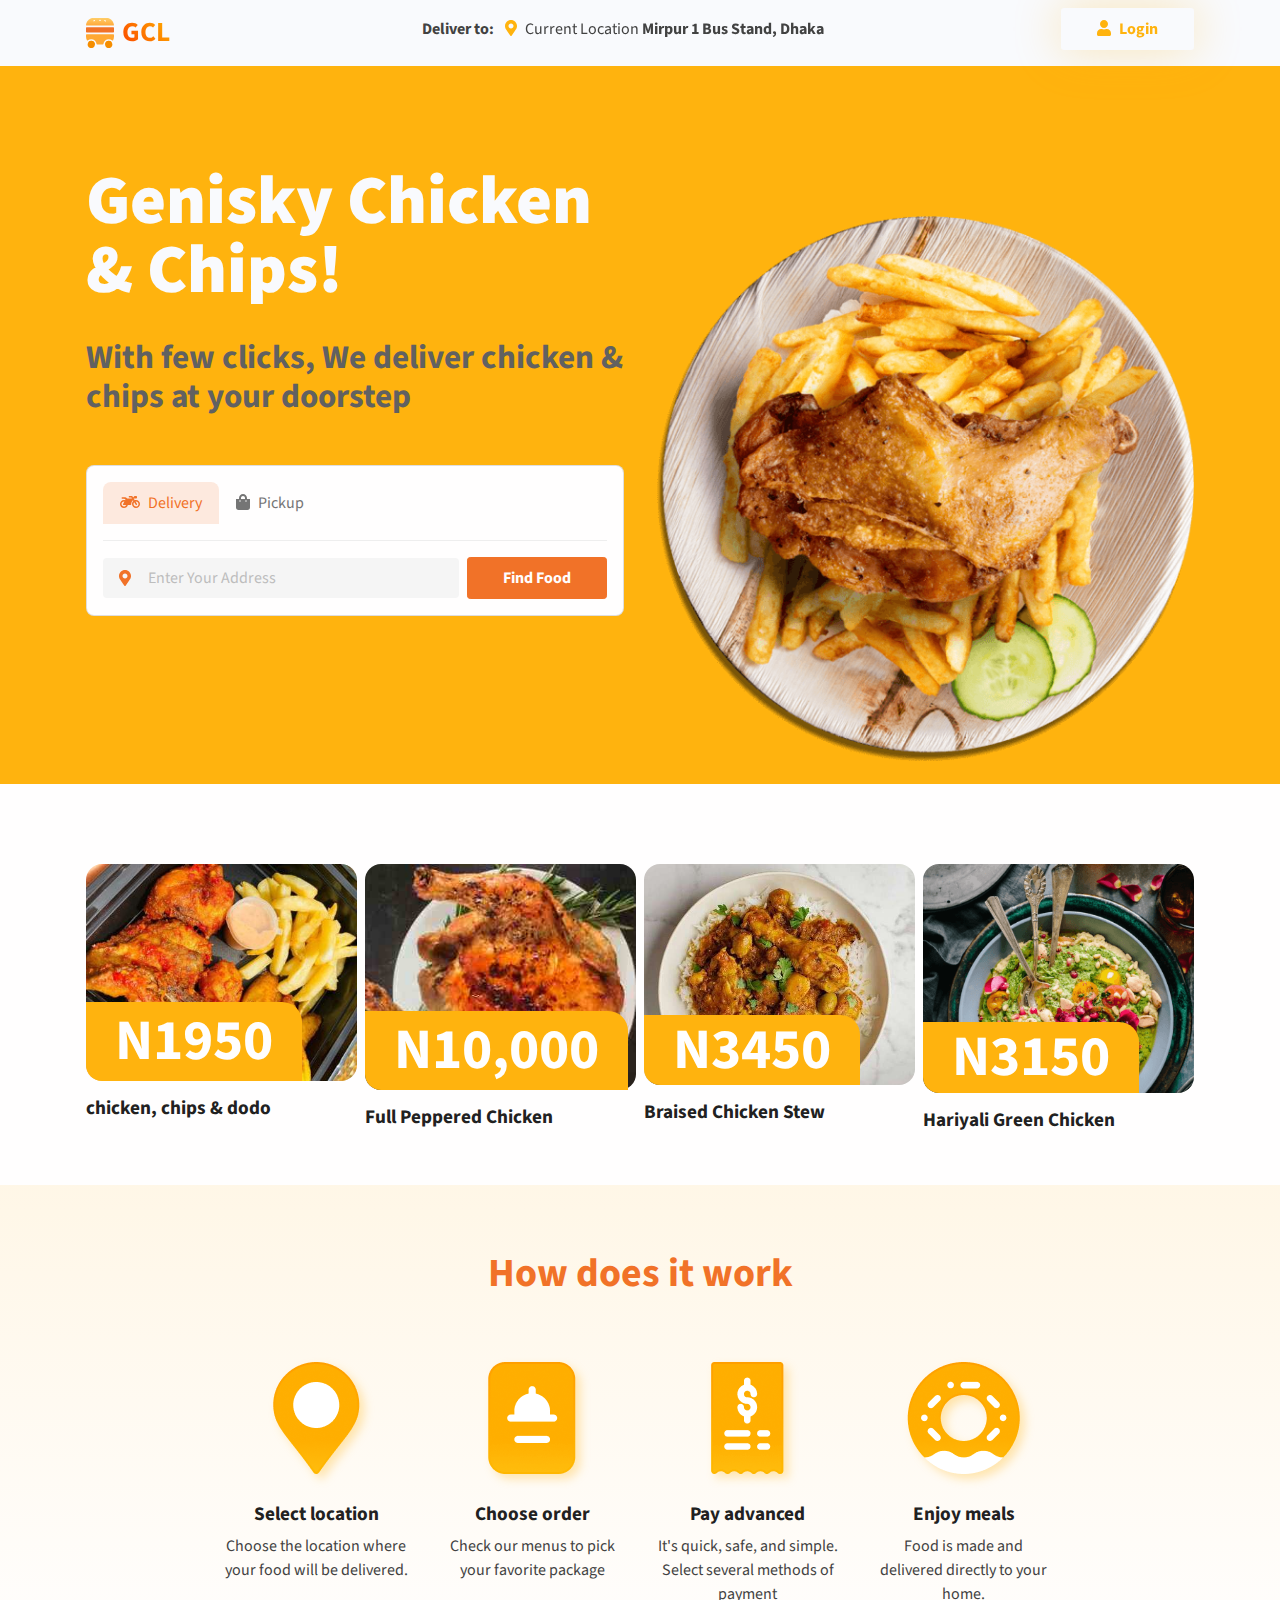
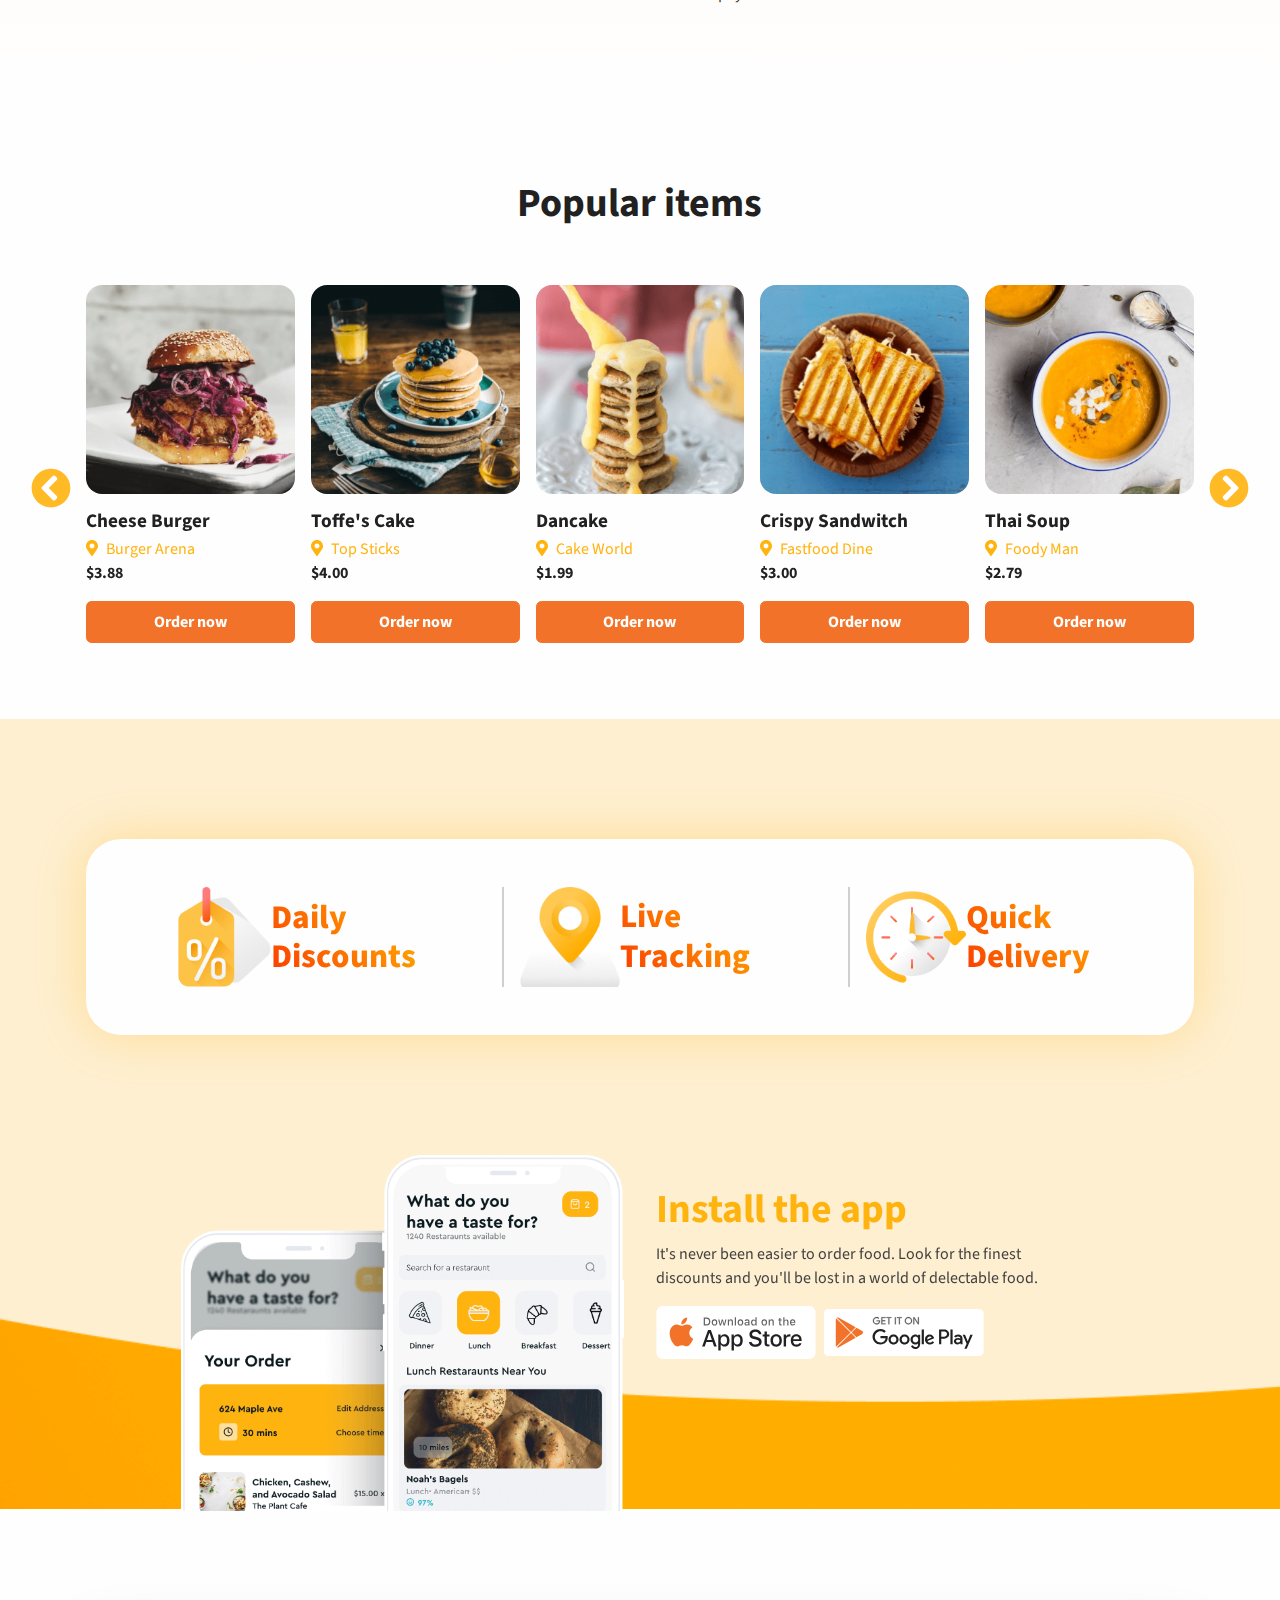
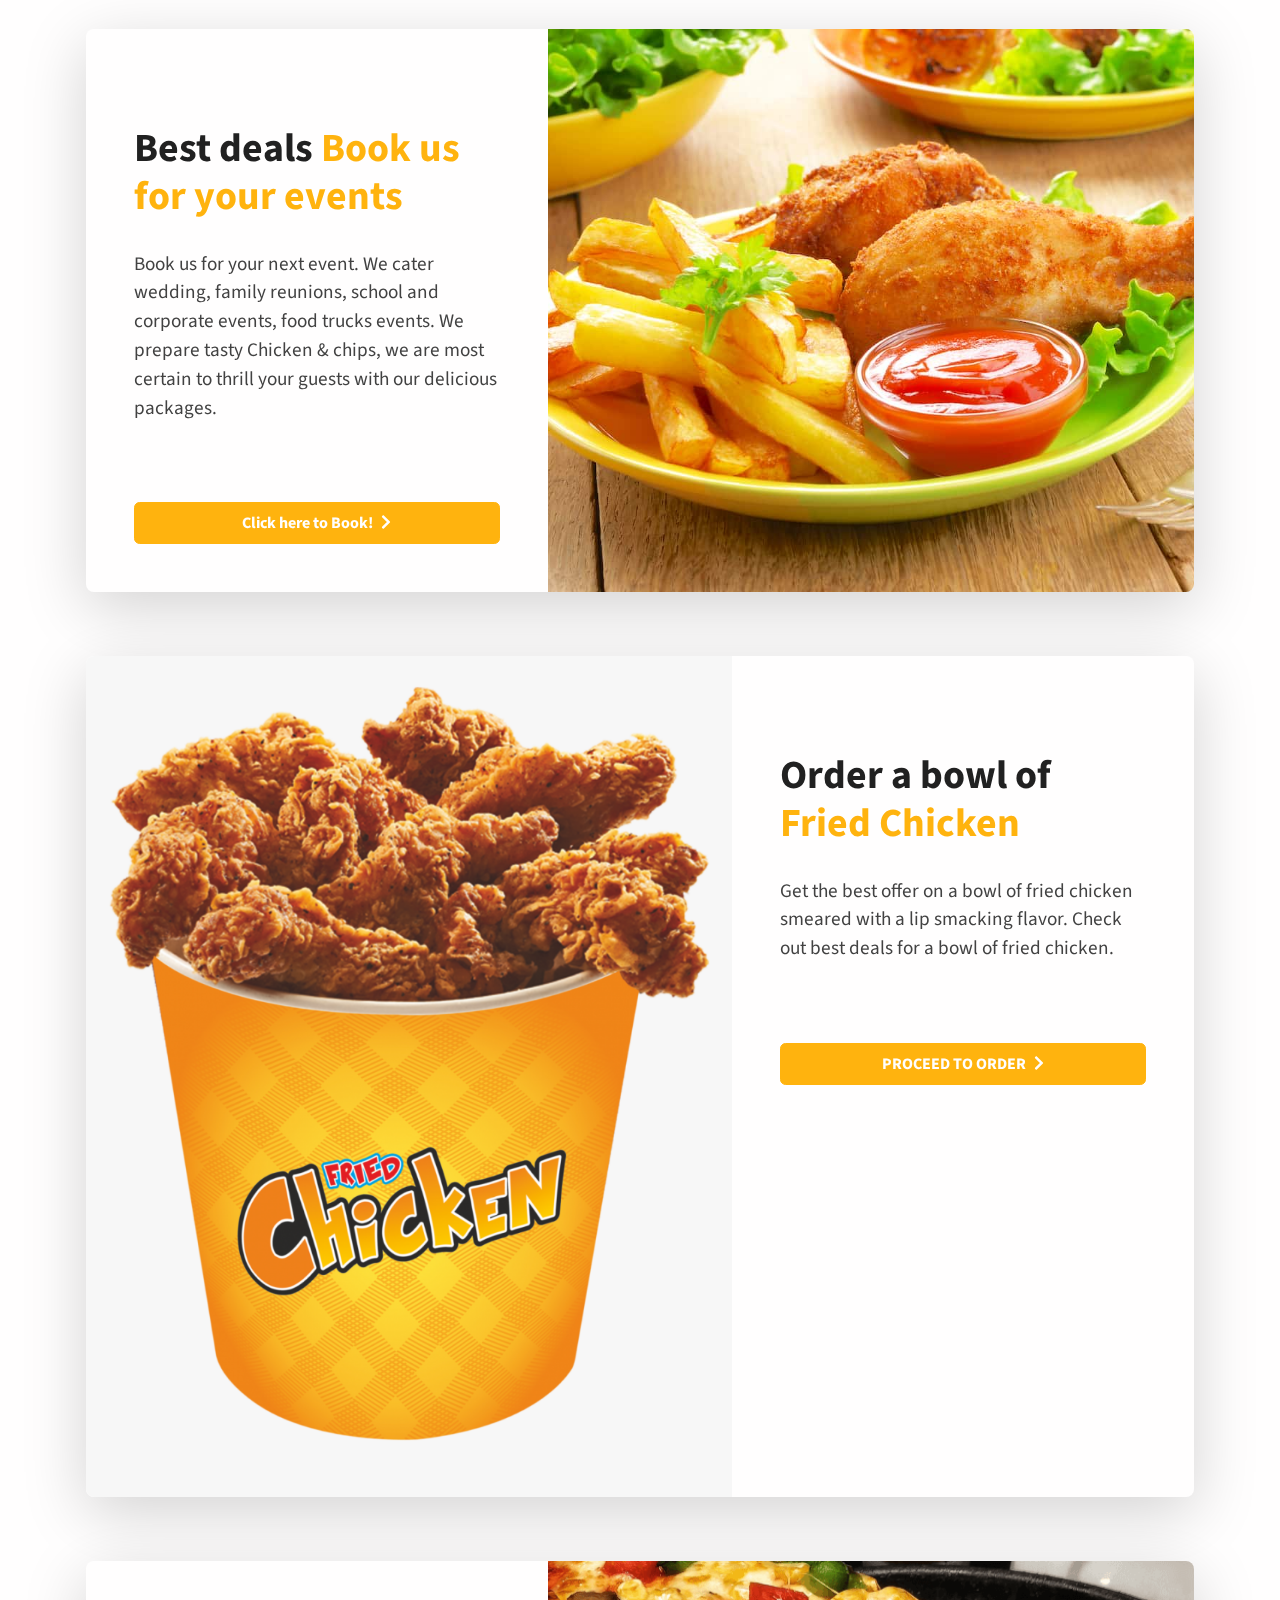
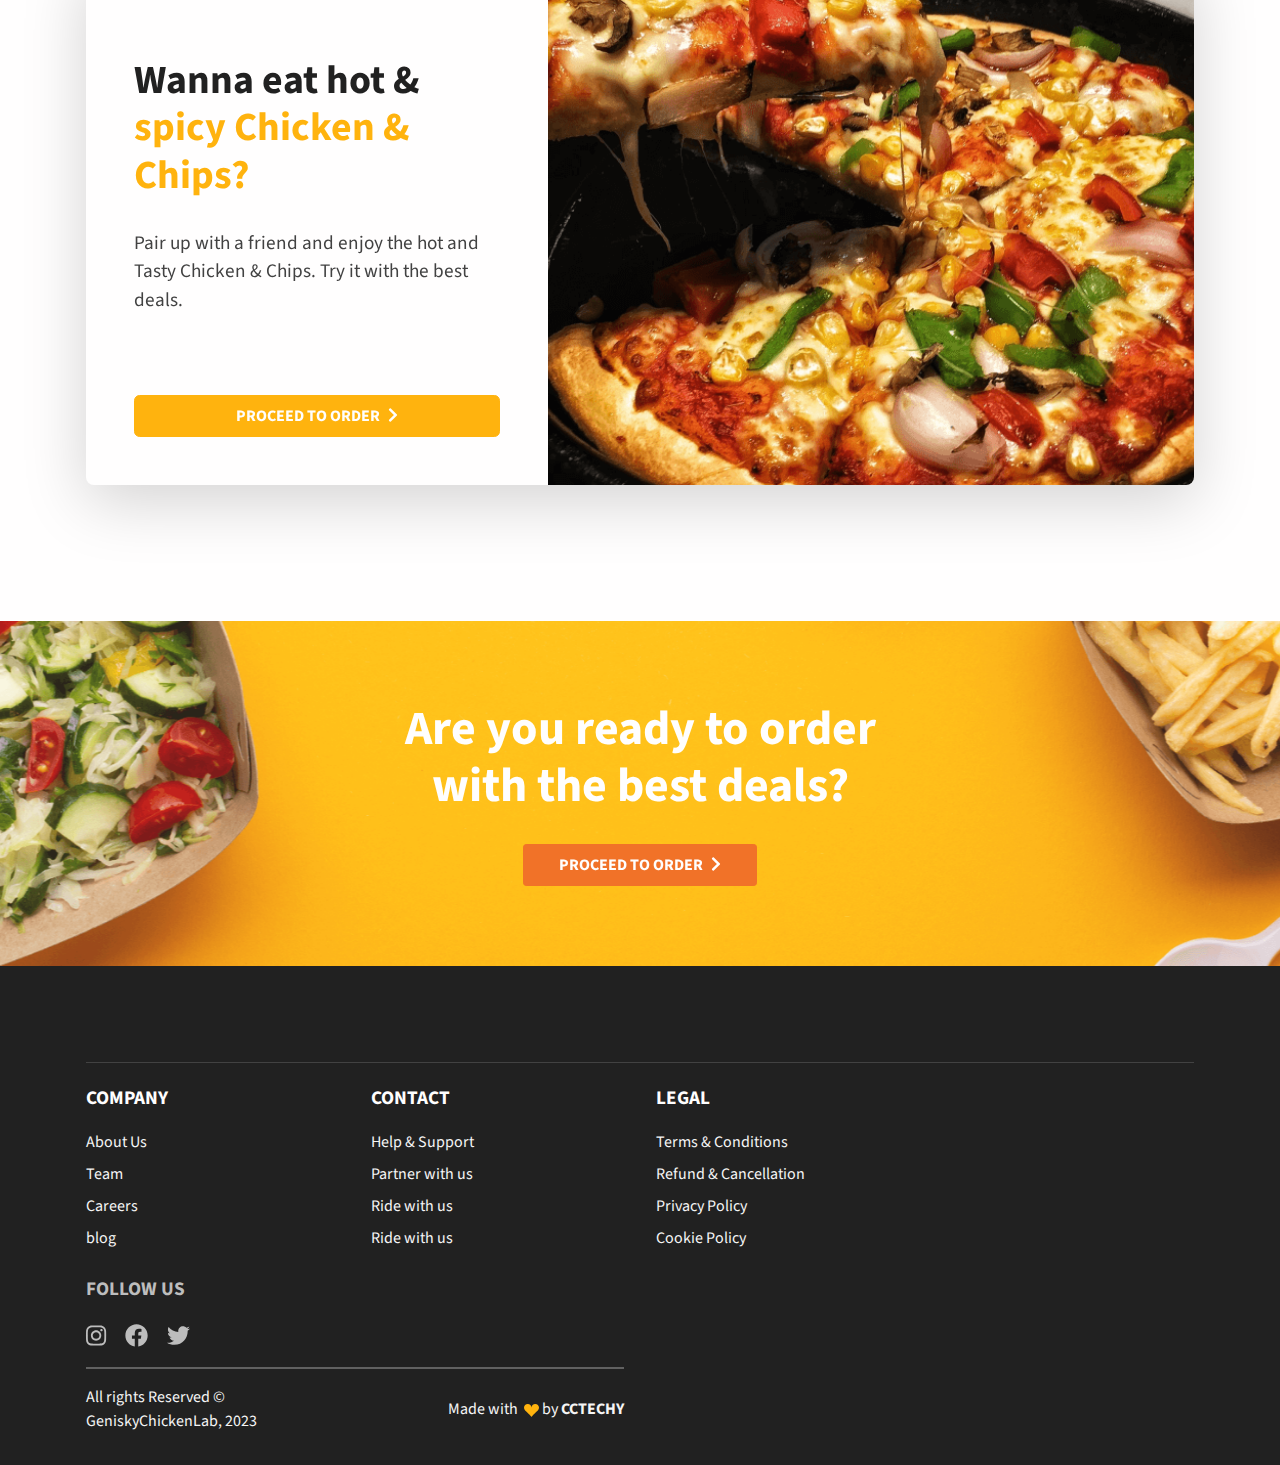
<file: index.html>
<!DOCTYPE html>
<html lang="en-US" dir="ltr">

  <head>
    <meta charset="utf-8">
    <meta http-equiv="X-UA-Compatible" content="IE=edge">
    <meta name="viewport" content="width=device-width, initial-scale=1">


    <!-- ===============================================-->
    <!--    Document Title-->
    <!-- ===============================================-->
    <title>Genisky Chickens</title>


    <!-- ===============================================-->
    <!--    Favicons-->
    <!-- ===============================================-->
    <link rel="apple-touch-icon" sizes="180x180" href="assets/img/favicons/apple-touch-icon.png">
    <link rel="icon" type="image/png" sizes="32x32" href="assets/img/favicons/favicon-32x32.png">
    <link rel="icon" type="image/png" sizes="16x16" href="assets/img/favicons/favicon-16x16.png">
    <link rel="shortcut icon" type="image/x-icon" href="assets/img/favicons/favicon.ico">
    <link rel="manifest" href="assets/img/favicons/manifest.json">
    <meta name="msapplication-TileImage" content="assets/img/favicons/mstile-150x150.png">
    <meta name="theme-color" content="#ffffff">


    <!-- ===============================================-->
    <!--    Stylesheets-->
    <!-- ===============================================-->
    <link href="assets/css/theme.css" rel="stylesheet" />

  </head>


  <body>

    <!-- ===============================================-->
    <!--    Main Content-->
    <!-- ===============================================-->
    <main class="main" id="top">
      <nav class="navbar navbar-expand-lg navbar-light bg-light fixed-top" data-navbar-on-scroll="data-navbar-on-scroll">
        <div class="container"><a class="navbar-brand d-inline-flex" href="index.html"><img class="d-inline-block" src="assets/img/gallery/logo.svg" alt="logo" /><span class="text-1000 fs-3 fw-bold ms-2 text-gradient">GCL</span></a>
          <button class="navbar-toggler" type="button" data-bs-toggle="collapse" data-bs-target="#navbarSupportedContent" aria-controls="navbarSupportedContent" aria-expanded="false" aria-label="Toggle navigation"><span class="navbar-toggler-icon"> </span></button>
          <div class="collapse navbar-collapse border-top border-lg-0 my-2 mt-lg-0" id="navbarSupportedContent">
            <div class="mx-auto pt-5 pt-lg-0 d-block d-lg-none d-xl-block">
              <p class="mb-0 fw-bold text-lg-center">Deliver to: <i class="fas fa-map-marker-alt text-warning mx-2"></i><span class="fw-normal">Current Location </span><span>Mirpur 1 Bus Stand, Dhaka</span></p>
            </div>
            <!--
            <form class="d-flex mt-4 mt-lg-0 ms-lg-auto ms-xl-0">
              <div class="input-group-icon pe-2"><i class="fas fa-search input-box-icon text-primary"></i>
                <input class="form-control border-0 input-box bg-100" type="search" placeholder="Search Food" aria-label="Search" />
              </div>
            </form>-->
            <form action = "login.html">
              <button class="btn btn-white shadow-warning text-warning" type="submit">
                 <i class="fas fa-user me-2"></i>Login</button>
                </form>
          </div>
        </div>
      </nav>
      <section class="py-5 overflow-hidden bg-primary" id="home">
        <div class="container">
          <div class="row flex-center">
            <div class="col-md-5 col-lg-6 order-0 order-md-1 mt-8 mt-md-0"><a class="img-landing-banner" href="#!"><img class="img-fluid" src="assets/img/gallery/chickenfront.png" alt="hero-header" /></a></div>
            <div class="col-md-7 col-lg-6 py-8 text-md-start text-center">
              <h1 class="display-1 fs-md-5 fs-lg-6 fs-xl-8 text-light">Genisky Chicken & Chips!</h1> <br>
              <h1 class="text-800 mb-5 fs-4">With few clicks, We deliver chicken & chips<br class="d-none d-xxl-block" /> at your doorstep</h1>
              <div class="card w-xxl-75">
                <div class="card-body">
                  <nav>
                    <div class="nav nav-tabs" id="nav-tab" role="tablist">
                      <button class="nav-link active mb-3" id="nav-home-tab" data-bs-toggle="tab" data-bs-target="#nav-home" type="button" role="tab" aria-controls="nav-home" aria-selected="true"><i class="fas fa-motorcycle me-2"></i>Delivery</button>
                      <button class="nav-link mb-3" id="nav-profile-tab" data-bs-toggle="tab" data-bs-target="#nav-profile" type="button" role="tab" aria-controls="nav-profile" aria-selected="false"><i class="fas fa-shopping-bag me-2"></i>Pickup</button>
                    </div>
                  </nav>
                  <div class="tab-content mt-3" id="nav-tabContent">
                    <div class="tab-pane fade show active" id="nav-home" role="tabpanel" aria-labelledby="nav-home-tab">
                      <form class="row gx-2 gy-2 align-items-center">
                        <div class="col">
                          <div class="input-group-icon"><i class="fas fa-map-marker-alt text-danger input-box-icon"></i>
                            <label class="visually-hidden" for="inputDelivery">Address</label>
                            <input class="form-control input-box form-foodwagon-control" id="inputDelivery" type="text" placeholder="Enter Your Address" />
                          </div>
                        </div>
                        <div class="d-grid gap-3 col-sm-auto">
                          <button class="btn btn-danger" type="submit">Find Food</button>
                        </div>
                      </form>
                    </div>
                    <div class="tab-pane fade" id="nav-profile" role="tabpanel" aria-labelledby="nav-profile-tab">
                      <form class="row gx-4 gy-2 align-items-center">
                        <div class="col">
                          <div class="input-group-icon"><i class="fas fa-map-marker-alt text-danger input-box-icon"></i>
                            <label class="visually-hidden" for="inputPickup">Address</label>
                            <input class="form-control input-box form-foodwagon-control" id="inputPickup" type="text" placeholder="Enter Your Address" />
                          </div>
                        </div>
                        <div class="d-grid gap-3 col-sm-auto">
                          <button class="btn btn-danger" type="submit">Find Food</button>
                        </div>
                      </form>
                    </div>
                  </div>
                </div>
              </div>
            </div>
          </div>
        </div>
      </section>


      <!-- ============================================-->
      <!-- <section> begin ============================-->
      <section class="py-0">

        <div class="container">
          <div class="row h-100 gx-2 mt-7">
            <div class="col-sm-6 col-lg-3 mb-3 mb-md-0 h-100 pb-4">
              <div class="card card-span h-100">
                <div class="position-relative"> <img class="img-fluid rounded-3 w-100" src="assets/img/gallery/discount-item-1.jpg" alt="..." />
                  <div class="card-actions">
                    <div class="badge badge-foodwagon bg-primary p-4">
                      <div class="d-flex flex-between-center">
                        <div class="text-white fs-7">N1950</div>
                        <div class="d-block text-white fs-2"> <br />
                          <div class="fw-normal fs-1 mt-2"></div>
                        </div>
                      </div>
                    </div>
                  </div>
                </div>
                <div class="card-body px-0">
                  <h5 class="fw-bold text-1000 text-truncate">chicken, chips & dodo</h5><span class="badge bg-soft-danger py-2 px-3"></span>
                </div><a class="stretched-link" href="#"></a>
              </div>
            </div>
            <div class="col-sm-6 col-lg-3 mb-3 mb-md-0 h-100 pb-4">
              <div class="card card-span h-100">
                <div class="position-relative"> <img class="img-fluid rounded-3 w-100" src="assets/img/gallery/discount-item-2.jpeg" alt="..." />
                  <div class="card-actions">
                    <div class="badge badge-foodwagon bg-primary p-4">
                      <div class="d-flex flex-between-center">
                        <div class="text-white fs-7">N10,000</div>
                        <div class="d-block text-white fs-2"><br />
                          <div class="fw-normal fs-1 mt-2"></div>
                        </div>
                      </div>
                    </div>
                  </div>
                </div>
                <div class="card-body px-0">
                  <h5 class="fw-bold text-1000 text-truncate">Full Peppered Chicken</h5><span class="badge bg-soft-danger py-2 px-3"></span>
                </div>
              </div>
            </div>
            <div class="col-sm-6 col-lg-3 mb-3 mb-md-0 h-100 pb-4">
              <div class="card card-span h-100">
                <div class="position-relative"> <img class="img-fluid rounded-3 w-100" src="assets/img/gallery/discount-item-3.jpg" alt="..." />
                  <div class="card-actions">
                    <div class="badge badge-foodwagon bg-primary p-4">
                      <div class="d-flex flex-between-center">
                        <div class="text-white fs-7">N3450</div>
                        </div>
                      </div>
                    </div>
                  </div>
                </div>
                <div class="card-body px-0">
                  <h5 class="fw-bold text-1000 text-truncate">Braised Chicken Stew</h5>
              </div>
            </div>
            <div class="col-sm-6 col-lg-3 mb-3 mb-md-0 h-100 pb-4">
              <div class="card card-span h-100">
                <div class="position-relative"> <img class="img-fluid rounded-3 w-100" src="assets/img/gallery/discount-item-4.png" alt="..." />
                  <div class="card-actions">
                    <div class="badge badge-foodwagon bg-primary p-4">
                      <div class="d-flex flex-between-center">
                        <div class="text-white fs-7">N3150</div>
                        </div>
                      </div>
                    </div>
                  </div>
                </div>
                <div class="card-body px-0">
                  <h5 class="fw-bold text-1000 text-truncate">Hariyali Green Chicken</h5>
              </div>
            </div>
          </div>
        </div><!-- end of .container-->

      </section>
      <!-- <section> close ============================-->
      <!-- ============================================-->




      <!-- ============================================-->
      <!-- <section> begin ============================-->
      <section class="py-0 bg-primary-gradient">

        <div class="container">
          <div class="row justify-content-center g-0">
            <div class="col-xl-9">
              <div class="col-lg-6 text-center mx-auto mb-3 mb-md-5 mt-4">
                <h5 class="fw-bold text-danger fs-3 fs-lg-5 lh-sm my-6">How does it work</h5>
              </div>
              <div class="row">
                <div class="col-sm-6 col-md-3 mb-6">
                  <div class="text-center"><img class="shadow-icon" src="assets/img/gallery/location.png" height="112" alt="..." />
                    <h5 class="mt-4 fw-bold">Select location</h5>
                    <p class="mb-md-0">Choose the location where your food will be delivered.</p>
                  </div>
                </div>
                <div class="col-sm-6 col-md-3 mb-6">
                  <div class="text-center"><img class="shadow-icon" src="assets/img/gallery/order.png" height="112" alt="..." />
                    <h5 class="mt-4 fw-bold">Choose order</h5>
                    <p class="mb-md-0">Check our menus to pick your favorite package</p>
                  </div>
                </div>
                <div class="col-sm-6 col-md-3 mb-6">
                  <div class="text-center"><img class="shadow-icon" src="assets/img/gallery/pay.png" height="112" alt="..." />
                    <h5 class="mt-4 fw-bold">Pay advanced</h5>
                    <p class="mb-md-0">It's quick, safe, and simple. Select several methods of payment</p>
                  </div>
                </div>
                <div class="col-sm-6 col-md-3 mb-6">
                  <div class="text-center"><img class="shadow-icon" src="assets/img/gallery/meals.png" height="112" alt="..." />
                    <h5 class="mt-4 fw-bold">Enjoy meals</h5>
                    <p class="mb-md-0">Food is made and delivered directly to your home.</p>
                  </div>
                </div>
              </div>
            </div>
          </div>
        </div><!-- end of .container-->

      </section>
      <!-- <section> close ============================-->
      <!-- ============================================-->




      <!-- ============================================-->
      <!-- <section> begin ============================-->
      <section class="py-4 overflow-hidden">

        <div class="container">
          <div class="row h-100">
            <div class="col-lg-7 mx-auto text-center mt-7 mb-5">
              <h5 class="fw-bold fs-3 fs-lg-5 lh-sm">Popular items</h5>
            </div>
            <div class="col-12">
              <div class="carousel slide" id="carouselPopularItems" data-bs-touch="false" data-bs-interval="false">
                <div class="carousel-inner">
                  <div class="carousel-item active" data-bs-interval="10000">
                    <div class="row gx-3 h-100 align-items-center">
                      <div class="col-sm-6 col-md-4 col-xl mb-5 h-100">
                        <div class="card card-span h-100 rounded-3"><img class="img-fluid rounded-3 h-100" src="assets/img/gallery/cheese-burger.png" alt="..." />
                          <div class="card-body ps-0">
                            <h5 class="fw-bold text-1000 text-truncate mb-1">Cheese Burger</h5>
                            <div><span class="text-warning me-2"><i class="fas fa-map-marker-alt"></i></span><span class="text-primary">Burger Arena</span></div><span class="text-1000 fw-bold">$3.88</span>
                          </div>
                        </div>
                        <div class="d-grid gap-2"><a class="btn btn-lg btn-danger" href="#!" role="button">Order now</a></div>
                      </div>
                      <div class="col-sm-6 col-md-4 col-xl mb-5 h-100">
                        <div class="card card-span h-100 rounded-3"><img class="img-fluid rounded-3 h-100" src="assets/img/gallery/toffes-cake.png" alt="..." />
                          <div class="card-body ps-0">
                            <h5 class="fw-bold text-1000 text-truncate mb-1">Toffe's Cake</h5>
                            <div><span class="text-warning me-2"><i class="fas fa-map-marker-alt"></i></span><span class="text-primary">Top Sticks</span></div><span class="text-1000 fw-bold">$4.00</span>
                          </div>
                        </div>
                        <div class="d-grid gap-2"><a class="btn btn-lg btn-danger" href="#!" role="button">Order now</a></div>
                      </div>
                      <div class="col-sm-6 col-md-4 col-xl mb-5 h-100">
                        <div class="card card-span h-100 rounded-3"><img class="img-fluid rounded-3 h-100" src="assets/img/gallery/dancake.png" alt="..." />
                          <div class="card-body ps-0">
                            <h5 class="fw-bold text-1000 text-truncate mb-1">Dancake</h5>
                            <div><span class="text-warning me-2"><i class="fas fa-map-marker-alt"></i></span><span class="text-primary">Cake World</span></div><span class="text-1000 fw-bold">$1.99</span>
                          </div>
                        </div>
                        <div class="d-grid gap-2"><a class="btn btn-lg btn-danger" href="#!" role="button">Order now</a></div>
                      </div>
                      <div class="col-sm-6 col-md-4 col-xl mb-5 h-100">
                        <div class="card card-span h-100 rounded-3"><img class="img-fluid rounded-3 h-100" src="assets/img/gallery/crispy-sandwitch.png" alt="..." />
                          <div class="card-body ps-0">
                            <h5 class="fw-bold text-1000 text-truncate mb-1">Crispy Sandwitch</h5>
                            <div><span class="text-warning me-2"><i class="fas fa-map-marker-alt"></i></span><span class="text-primary">Fastfood Dine</span></div><span class="text-1000 fw-bold">$3.00</span>
                          </div>
                        </div>
                        <div class="d-grid gap-2"><a class="btn btn-lg btn-danger" href="#!" role="button">Order now</a></div>
                      </div>
                      <div class="col-sm-6 col-md-4 col-xl mb-5 h-100">
                        <div class="card card-span h-100 rounded-3"><img class="img-fluid rounded-3 h-100" src="assets/img/gallery/thai-soup.png" alt="..." />
                          <div class="card-body ps-0">
                            <h5 class="fw-bold text-1000 text-truncate mb-1">Thai Soup</h5>
                            <div><span class="text-warning me-2"><i class="fas fa-map-marker-alt"></i></span><span class="text-primary">Foody Man</span></div><span class="text-1000 fw-bold">$2.79</span>
                          </div>
                        </div>
                        <div class="d-grid gap-2"><a class="btn btn-lg btn-danger" href="#!" role="button">Order now</a></div>
                      </div>
                    </div>
                  </div>
                  <div class="carousel-item" data-bs-interval="5000">
                    <div class="row gx-3 h-100 align-items-center">
                      <div class="col-sm-6 col-md-4 col-xl mb-5 h-100">
                        <div class="card card-span h-100 rounded-3"><img class="img-fluid rounded-3 h-100" src="assets/img/gallery/cheese-burger.png" alt="..." />
                          <div class="card-body ps-0">
                            <h5 class="fw-bold text-1000 text-truncate mb-1">Cheese Burger</h5>
                            <div><span class="text-warning me-2"><i class="fas fa-map-marker-alt"></i></span><span class="text-primary">Burger Arena</span></div><span class="text-1000 fw-bold">$3.88</span>
                          </div>
                        </div>
                        <div class="d-grid gap-2"><a class="btn btn-lg btn-danger" href="#!" role="button">Order now</a></div>
                      </div>
                      <div class="col-sm-6 col-md-4 col-xl mb-5 h-100">
                        <div class="card card-span h-100 rounded-3"><img class="img-fluid rounded-3 h-100" src="assets/img/gallery/toffes-cake.png" alt="..." />
                          <div class="card-body ps-0">
                            <h5 class="fw-bold text-1000 text-truncate mb-1">Toffe's Cake</h5>
                            <div><span class="text-warning me-2"><i class="fas fa-map-marker-alt"></i></span><span class="text-primary">Top Sticks</span></div><span class="text-1000 fw-bold">$4.00</span>
                          </div>
                        </div>
                        <div class="d-grid gap-2"><a class="btn btn-lg btn-danger" href="#!" role="button">Order now</a></div>
                      </div>
                      <div class="col-sm-6 col-md-4 col-xl mb-5 h-100">
                        <div class="card card-span h-100 rounded-3"><img class="img-fluid rounded-3 h-100" src="assets/img/gallery/dancake.png" alt="..." />
                          <div class="card-body ps-0">
                            <h5 class="fw-bold text-1000 text-truncate mb-1">Dancake</h5>
                            <div><span class="text-warning me-2"><i class="fas fa-map-marker-alt"></i></span><span class="text-primary">Cake World</span></div><span class="text-1000 fw-bold">$1.99</span>
                          </div>
                        </div>
                        <div class="d-grid gap-2"><a class="btn btn-lg btn-danger" href="#!" role="button">Order now</a></div>
                      </div>
                      <div class="col-sm-6 col-md-4 col-xl mb-5 h-100">
                        <div class="card card-span h-100 rounded-3"><img class="img-fluid rounded-3 h-100" src="assets/img/gallery/crispy-sandwitch.png" alt="..." />
                          <div class="card-body ps-0">
                            <h5 class="fw-bold text-1000 text-truncate mb-1">Crispy Sandwitch</h5>
                            <div><span class="text-warning me-2"><i class="fas fa-map-marker-alt"></i></span><span class="text-primary">Fastfood Dine</span></div><span class="text-1000 fw-bold">$3.00</span>
                          </div>
                        </div>
                        <div class="d-grid gap-2"><a class="btn btn-lg btn-danger" href="#!" role="button">Order now</a></div>
                      </div>
                      <div class="col-sm-6 col-md-4 col-xl mb-5 h-100">
                        <div class="card card-span h-100 rounded-3"><img class="img-fluid rounded-3 h-100" src="assets/img/gallery/thai-soup.png" alt="..." />
                          <div class="card-body ps-0">
                            <h5 class="fw-bold text-1000 text-truncate mb-1">Thai Soup</h5>
                            <div><span class="text-warning me-2"><i class="fas fa-map-marker-alt"></i></span><span class="text-primary">Foody Man</span></div><span class="text-1000 fw-bold">$2.79</span>
                          </div>
                        </div>
                        <div class="d-grid gap-2"><a class="btn btn-lg btn-danger" href="#!" role="button">Order now</a></div>
                      </div>
                    </div>
                  </div>
                  <div class="carousel-item" data-bs-interval="3000">
                    <div class="row gx-3 h-100 align-items-center">
                      <div class="col-sm-6 col-md-4 col-xl mb-5 h-100">
                        <div class="card card-span h-100 rounded-3"><img class="img-fluid rounded-3 h-100" src="assets/img/gallery/cheese-burger.png" alt="..." />
                          <div class="card-body ps-0">
                            <h5 class="fw-bold text-1000 text-truncate mb-1">Cheese Burger</h5>
                            <div><span class="text-warning me-2"><i class="fas fa-map-marker-alt"></i></span><span class="text-primary">Burger Arena</span></div><span class="text-1000 fw-bold">$3.88</span>
                          </div>
                        </div>
                        <div class="d-grid gap-2"><a class="btn btn-lg btn-danger" href="#!" role="button">Order now</a></div>
                      </div>
                      <div class="col-sm-6 col-md-4 col-xl mb-5 h-100">
                        <div class="card card-span h-100 rounded-3"><img class="img-fluid rounded-3 h-100" src="assets/img/gallery/toffes-cake.png" alt="..." />
                          <div class="card-body ps-0">
                            <h5 class="fw-bold text-1000 text-truncate mb-1">Toffe's Cake</h5>
                            <div><span class="text-warning me-2"><i class="fas fa-map-marker-alt"></i></span><span class="text-primary">Top Sticks</span></div><span class="text-1000 fw-bold">$4.00</span>
                          </div>
                        </div>
                        <div class="d-grid gap-2"><a class="btn btn-lg btn-danger" href="#!" role="button">Order now</a></div>
                      </div>
                      <div class="col-sm-6 col-md-4 col-xl mb-5 h-100">
                        <div class="card card-span h-100 rounded-3"><img class="img-fluid rounded-3 h-100" src="assets/img/gallery/dancake.png" alt="..." />
                          <div class="card-body ps-0">
                            <h5 class="fw-bold text-1000 text-truncate mb-1">Dancake</h5>
                            <div><span class="text-warning me-2"><i class="fas fa-map-marker-alt"></i></span><span class="text-primary">Cake World</span></div><span class="text-1000 fw-bold">$1.99</span>
                          </div>
                        </div>
                        <div class="d-grid gap-2"><a class="btn btn-lg btn-danger" href="#!" role="button">Order now</a></div>
                      </div>
                      <div class="col-sm-6 col-md-4 col-xl mb-5 h-100">
                        <div class="card card-span h-100 rounded-3"><img class="img-fluid rounded-3 h-100" src="assets/img/gallery/crispy-sandwitch.png" alt="..." />
                          <div class="card-body ps-0">
                            <h5 class="fw-bold text-1000 text-truncate mb-1">Crispy Sandwitch</h5>
                            <div><span class="text-warning me-2"><i class="fas fa-map-marker-alt"></i></span><span class="text-primary">Fastfood Dine</span></div><span class="text-1000 fw-bold">$3.00</span>
                          </div>
                        </div>
                        <div class="d-grid gap-2"><a class="btn btn-lg btn-danger" href="#!" role="button">Order now</a></div>
                      </div>
                      <div class="col-sm-6 col-md-4 col-xl mb-5 h-100">
                        <div class="card card-span h-100 rounded-3"><img class="img-fluid rounded-3 h-100" src="assets/img/gallery/thai-soup.png" alt="..." />
                          <div class="card-body ps-0">
                            <h5 class="fw-bold text-1000 text-truncate mb-1">Thai Soup</h5>
                            <div><span class="text-warning me-2"><i class="fas fa-map-marker-alt"></i></span><span class="text-primary">Foody Man</span></div><span class="text-1000 fw-bold">$2.79</span>
                          </div>
                        </div>
                        <div class="d-grid gap-2"><a class="btn btn-lg btn-danger" href="#!" role="button">Order now</a></div>
                      </div>
                    </div>
                  </div>
                  <div class="carousel-item">
                    <div class="row gx-3 h-100 align-items-center">
                      <div class="col-sm-6 col-md-4 col-xl mb-5 h-100">
                        <div class="card card-span h-100 rounded-3"><img class="img-fluid rounded-3 h-100" src="assets/img/gallery/cheese-burger.png" alt="..." />
                          <div class="card-body ps-0">
                            <h5 class="fw-bold text-1000 text-truncate mb-1">Cheese Burger</h5>
                            <div><span class="text-warning me-2"><i class="fas fa-map-marker-alt"></i></span><span class="text-primary">Burger Arena</span></div><span class="text-1000 fw-bold">$3.88</span>
                          </div>
                        </div>
                        <div class="d-grid gap-2"><a class="btn btn-lg btn-danger" href="#!" role="button">Order now</a></div>
                      </div>
                      <div class="col-sm-6 col-md-4 col-xl mb-5 h-100">
                        <div class="card card-span h-100 rounded-3"><img class="img-fluid rounded-3 h-100" src="assets/img/gallery/toffes-cake.png" alt="..." />
                          <div class="card-body ps-0">
                            <h5 class="fw-bold text-1000 text-truncate mb-1">Toffe's Cake</h5>
                            <div><span class="text-warning me-2"><i class="fas fa-map-marker-alt"></i></span><span class="text-primary">Top Sticks</span></div><span class="text-1000 fw-bold">$4.00</span>
                          </div>
                        </div>
                        <div class="d-grid gap-2"><a class="btn btn-lg btn-danger" href="#!" role="button">Order now</a></div>
                      </div>
                      <div class="col-sm-6 col-md-4 col-xl mb-5 h-100">
                        <div class="card card-span h-100 rounded-3"><img class="img-fluid rounded-3 h-100" src="assets/img/gallery/dancake.png" alt="..." />
                          <div class="card-body ps-0">
                            <h5 class="fw-bold text-1000 text-truncate mb-1">Dancake</h5>
                            <div><span class="text-warning me-2"><i class="fas fa-map-marker-alt"></i></span><span class="text-primary">Cake World</span></div><span class="text-1000 fw-bold">$1.99</span>
                          </div>
                        </div>
                        <div class="d-grid gap-2"><a class="btn btn-lg btn-danger" href="#!" role="button">Order now</a></div>
                      </div>
                      <div class="col-sm-6 col-md-4 col-xl mb-5 h-100">
                        <div class="card card-span h-100 rounded-3"><img class="img-fluid rounded-3 h-100" src="assets/img/gallery/crispy-sandwitch.png" alt="..." />
                          <div class="card-body ps-0">
                            <h5 class="fw-bold text-1000 text-truncate mb-1">Crispy Sandwitch</h5>
                            <div><span class="text-warning me-2"><i class="fas fa-map-marker-alt"></i></span><span class="text-primary">Fastfood Dine</span></div><span class="text-1000 fw-bold">$3.00</span>
                          </div>
                        </div>
                        <div class="d-grid gap-2"><a class="btn btn-lg btn-danger" href="#!" role="button">Order now</a></div>
                      </div>
                      <div class="col-sm-6 col-md-4 col-xl mb-5 h-100">
                        <div class="card card-span h-100 rounded-3"><img class="img-fluid rounded-3 h-100" src="assets/img/gallery/thai-soup.png" alt="..." />
                          <div class="card-body ps-0">
                            <h5 class="fw-bold text-1000 text-truncate mb-1">Thai Soup</h5>
                            <div><span class="text-warning me-2"><i class="fas fa-map-marker-alt"></i></span><span class="text-primary">Foody Man</span></div><span class="text-1000 fw-bold">$2.79</span>
                          </div>
                        </div>
                        <div class="d-grid gap-2"><a class="btn btn-lg btn-danger" href="#!" role="button">Order now</a></div>
                      </div>
                    </div>
                  </div>
                </div>
                <button class="carousel-control-prev carousel-icon" type="button" data-bs-target="#carouselPopularItems" data-bs-slide="prev"><span class="carousel-control-prev-icon hover-top-shadow" aria-hidden="true"></span><span class="visually-hidden">Previous</span></button>
                <button class="carousel-control-next carousel-icon" type="button" data-bs-target="#carouselPopularItems" data-bs-slide="next"><span class="carousel-control-next-icon hover-top-shadow" aria-hidden="true"></span><span class="visually-hidden">Next </span></button>
              </div>
            </div>
          </div>
        </div><!-- end of .container-->

      </section>
      <!-- <section> close ============================-->
      <!-- ============================================-->

      <section>
        <div class="bg-holder" style="background-image:url(assets/img/gallery/cta-one-bg.png);background-position:center;background-size:cover;">
        </div>
        <!--/.bg-holder-->

        <div class="container">
          <div class="row justify-content-center">
            <div class="col-xxl-10">
              <div class="card card-span shadow-warning" style="border-radius: 35px;">
                <div class="card-body py-5">
                  <div class="row justify-content-evenly">
                    <div class="col-md-3">
                      <div class="d-flex d-md-block d-xl-flex justify-content-evenly justify-content-lg-between"><img src="assets/img/icons/discounts.png" width="100" alt="..." />
                        <div class="d-flex d-lg-block d-xl-flex flex-center">
                          <h2 class="fw-bolder text-1000 mb-0 text-gradient">Daily<br class="d-none d-md-block" />Discounts </h2>
                        </div>
                      </div>
                    </div>
                    <div class="col-md-3 hr-vertical">
                      <div class="d-flex d-md-block d-xl-flex justify-content-evenly justify-content-lg-between"><img src="assets/img/icons/live-tracking.png" width="100" alt="..." />
                        <div class="d-flex d-lg-block d-xl-flex flex-center">
                          <h2 class="fw-bolder text-1000 mb-0 text-gradient">Live Tracking</h2>
                        </div>
                      </div>
                    </div>
                    <div class="col-md-3 hr-vertical">
                      <div class="d-flex d-md-block d-xl-flex justify-content-evenly justify-content-lg-between"><img src="assets/img/icons/quick-delivery.png" width="100" alt="..." />
                        <div class="d-flex d-lg-block d-xl-flex flex-center">
                          <h2 class="fw-bolder text-1000 mb-0 text-gradient">Quick Delivery </h2>
                        </div>
                      </div>
                    </div>
                  </div>
                </div>
              </div>
            </div>
          </div>
          <div class="row flex-center mt-md-8">
            <div class="col-lg-5 d-none d-lg-block" style="margin-bottom: -122px;"> <img class="w-100" src="assets/img/gallery/phone-cta-one.png" alt="..." /></div>
            <div class="col-lg-5 mt-7 mt-md-0">
              <h1 class="text-primary">Install the app</h1>
              <p>It's never been easier to order food. Look for the finest <br class="d-none d-xl-block" />discounts and you'll be lost in a world of delectable food.</p><a class="pe-2" href="https://www.apple.com/app-store/" target="_blank"><img src="assets/img/gallery/app-store.svg" width="160" alt="" /></a><a href="https://play.google.com/store/apps" target="_blank"><img src="assets/img/gallery/google-play.svg" width="160" alt="" /></a>
            </div>
          </div>
        </div>
      </section>


      <!-- ============================================-->
      <!-- <section> begin ============================-->
      <section class="pb-5 pt-8">

        <div class="container">
          <div class="row">
            <div class="col-12">
              <div class="card card-span mb-3 shadow-lg">
                <div class="card-body py-0">
                  <div class="row justify-content-center">
                    <div class="col-md-5 col-xl-7 col-xxl-8 g-0 order-0 order-md-1"><img class="img-fluid w-100 fit-cover h-100 rounded-top rounded-md-end rounded-md-top-0" src="assets/img/gallery/chickenbook.jpg" alt="..." /></div>
                    <div class="col-md-7 col-xl-5 col-xxl-4 p-4 p-lg-5">
                      <h1 class="card-title mt-xl-5 mb-4">Best deals <span class="text-primary"> Book us for your events</span></h1>
                      <p class="fs-1">Book us for your next event. We cater wedding, family reunions, school and corporate events, food trucks events. We prepare tasty Chicken & chips, we are most certain to thrill your guests with our delicious packages.</p>
                      <div class="d-grid bottom-0"><a class="btn btn-lg btn-primary mt-xl-6" href="#!">Click here to Book!<i class="fas fa-chevron-right ms-2"></i></a></div>
                    </div>
                  </div>
                </div>
              </div>
            </div>
          </div>
        </div><!-- end of .container-->

      </section>
      <!-- <section> close ============================-->
      <!-- ============================================-->




      <!-- ============================================-->
      <!-- <section> begin ============================-->
      <section class="py-0">

        <div class="container">
          <div class="row">
            <div class="col-12">
              <div class="card card-span mb-3 shadow-lg">
                <div class="card-body py-0">
                  <div class="row justify-content-center">
                    <div class="col-md-5 col-xl-7 col-xxl-8 g-0 order-md-0"><img class="img-fluid w-100 fit-cover h-100 rounded-top rounded-md-start rounded-md-top-0" src="assets/img/gallery/fried-chicken.png" alt="..." /></div>
                    <div class="col-md-7 col-xl-5 col-xxl-4 p-4 p-lg-5">
                      <h1 class="card-title mt-xl-5 mb-4">Order a bowl of <span class="text-primary">Fried Chicken</span></h1>
                      <p class="fs-1">Get the best offer on a bowl of fried chicken smeared with a lip smacking flavor. Check out best deals for a bowl of fried chicken.</p>
                      <div class="d-grid bottom-0"><a class="btn btn-lg btn-primary mt-xl-6" href="#!">PROCEED TO ORDER<i class="fas fa-chevron-right ms-2"></i></a></div>
                    </div>
                  </div>
                </div>
              </div>
            </div>
          </div>
        </div><!-- end of .container-->

      </section>
      <!-- <section> close ============================-->
      <!-- ============================================-->




      <!-- ============================================-->
      <!-- <section> begin ============================-->
      <section class="pt-5">

        <div class="container">
          <div class="row">
            <div class="col-12">
              <div class="card card-span mb-3 shadow-lg">
                <div class="card-body py-0">
                  <div class="row justify-content-center">
                    <div class="col-md-5 col-xl-7 col-xxl-8 g-0 order-0 order-md-1"><img class="img-fluid w-100 fit-cover h-100 rounded-top rounded-md-end rounded-md-top-0" src="assets/img/gallery/pizza.png" alt="..." /></div>
                    <div class="col-md-7 col-xl-5 col-xxl-4 p-4 p-lg-5">
                      <h1 class="card-title mt-xl-5 mb-4">Wanna eat hot & <span class="text-primary">spicy Chicken & Chips?</span></h1>
                      <p class="fs-1">Pair up with a friend and enjoy the hot and Tasty Chicken & Chips. Try it with the best deals.</p>
                      <div class="d-grid bottom-0"><a class="btn btn-lg btn-primary mt-xl-6" href="#!">PROCEED TO ORDER<i class="fas fa-chevron-right ms-2"></i></a></div>
                    </div>
                  </div>
                </div>
              </div>
            </div>
          </div>
        </div><!-- end of .container-->

      </section>
      <!-- <section> close ============================-->
      <!-- ============================================-->


      <section class="py-0">
        <div class="bg-holder" style="background-image:url(assets/img/gallery/cta-two-bg.png);background-position:center;background-size:cover;">
        </div>
        <!--/.bg-holder-->

        <div class="container">
          <div class="row flex-center">
            <div class="col-xxl-9 py-7 text-center">
              <h1 class="fw-bold mb-4 text-white fs-6">Are you ready to order <br />with the best deals? </h1><a class="btn btn-danger" href="#"> PROCEED TO ORDER<i class="fas fa-chevron-right ms-2"></i></a>
            </div>
          </div>
        </div>
      </section>


      <!-- ============================================-->
      <!-- <section> begin ============================-->
      <section class="py-0 pt-7 bg-1000">

        <div class="container">
          
          <hr class="text-900" />
          <div class="row">
            <div class="col-6 col-md-4 col-lg-3 col-xxl-2 mb-3">
              <h5 class="lh-lg fw-bold text-white">COMPANY</h5>
              <ul class="list-unstyled mb-md-4 mb-lg-0">
                <li class="lh-lg"><a class="text-200 text-decoration-none" href="#!">About Us</a></li>
                <li class="lh-lg"><a class="text-200 text-decoration-none" href="#!">Team</a></li>
                <li class="lh-lg"><a class="text-200 text-decoration-none" href="#!">Careers</a></li>
                <li class="lh-lg"><a class="text-200 text-decoration-none" href="#!">blog</a></li>
              </ul>
            </div>
            <div class="col-6 col-md-4 col-lg-3 col-xxl-2 col-lg-3 mb-3">
              <h5 class="lh-lg fw-bold text-white">CONTACT</h5>
              <ul class="list-unstyled mb-md-4 mb-lg-0">
                <li class="lh-lg"><a class="text-200 text-decoration-none" href="#!">Help &amp; Support</a></li>
                <li class="lh-lg"><a class="text-200 text-decoration-none" href="#!">Partner with us </a></li>
                <li class="lh-lg"><a class="text-200 text-decoration-none" href="#!">Ride with us</a></li>
                <li class="lh-lg"><a class="text-200 text-decoration-none" href="#!">Ride with us</a></li>
              </ul>
            </div>
            <div class="col-6 col-md-4 col-lg-3 col-xxl-2 mb-3">
              <h5 class="lh-lg fw-bold text-white">LEGAL</h5>
              <ul class="list-unstyled mb-md-4 mb-lg-0">
                <li class="lh-lg"><a class="text-200 text-decoration-none" href="#!">Terms &amp; Conditions</a></li>
                <li class="lh-lg"><a class="text-200 text-decoration-none" href="#!">Refund &amp; Cancellation</a></li>
                <li class="lh-lg"><a class="text-200 text-decoration-none" href="#!">Privacy Policy</a></li>
                <li class="lh-lg"><a class="text-200 text-decoration-none" href="#!">Cookie Policy</a></li>
              </ul>
            </div>
            <div class="col-12 col-md-8 col-lg-6 col-xxl-4">
              <h5 class="lh-lg fw-bold text-500">FOLLOW US</h5>
              <div class="text-start my-3"> <a href="#!">
                  <svg class="svg-inline--fa fa-instagram fa-w-14 fs-2 me-2" aria-hidden="true" focusable="false" data-prefix="fab" data-icon="instagram" role="img" xmlns="http://www.w3.org/2000/svg" viewBox="0 0 448 512">
                    <path fill="#BDBDBD" d="M224.1 141c-63.6 0-114.9 51.3-114.9 114.9s51.3 114.9 114.9 114.9S339 319.5 339 255.9 287.7 141 224.1 141zm0 189.6c-41.1 0-74.7-33.5-74.7-74.7s33.5-74.7 74.7-74.7 74.7 33.5 74.7 74.7-33.6 74.7-74.7 74.7zm146.4-194.3c0 14.9-12 26.8-26.8 26.8-14.9 0-26.8-12-26.8-26.8s12-26.8 26.8-26.8 26.8 12 26.8 26.8zm76.1 27.2c-1.7-35.9-9.9-67.7-36.2-93.9-26.2-26.2-58-34.4-93.9-36.2-37-2.1-147.9-2.1-184.9 0-35.8 1.7-67.6 9.9-93.9 36.1s-34.4 58-36.2 93.9c-2.1 37-2.1 147.9 0 184.9 1.7 35.9 9.9 67.7 36.2 93.9s58 34.4 93.9 36.2c37 2.1 147.9 2.1 184.9 0 35.9-1.7 67.7-9.9 93.9-36.2 26.2-26.2 34.4-58 36.2-93.9 2.1-37 2.1-147.8 0-184.8zM398.8 388c-7.8 19.6-22.9 34.7-42.6 42.6-29.5 11.7-99.5 9-132.1 9s-102.7 2.6-132.1-9c-19.6-7.8-34.7-22.9-42.6-42.6-11.7-29.5-9-99.5-9-132.1s-2.6-102.7 9-132.1c7.8-19.6 22.9-34.7 42.6-42.6 29.5-11.7 99.5-9 132.1-9s102.7-2.6 132.1 9c19.6 7.8 34.7 22.9 42.6 42.6 11.7 29.5 9 99.5 9 132.1s2.7 102.7-9 132.1z"></path>
                  </svg></a><a href="#!">
                  <svg class="svg-inline--fa fa-facebook fa-w-16 fs-2 mx-2" aria-hidden="true" focusable="false" data-prefix="fab" data-icon="facebook" role="img" xmlns="http://www.w3.org/2000/svg" viewBox="0 0 512 512">
                    <path fill="#BDBDBD" d="M504 256C504 119 393 8 256 8S8 119 8 256c0 123.78 90.69 226.38 209.25 245V327.69h-63V256h63v-54.64c0-62.15 37-96.48 93.67-96.48 27.14 0 55.52 4.84 55.52 4.84v61h-31.28c-30.8 0-40.41 19.12-40.41 38.73V256h68.78l-11 71.69h-57.78V501C413.31 482.38 504 379.78 504 256z"></path>
                  </svg></a><a href="#!">
                  <svg class="svg-inline--fa fa-twitter fa-w-16 fs-2 mx-2" aria-hidden="true" focusable="false" data-prefix="fab" data-icon="twitter" role="img" xmlns="http://www.w3.org/2000/svg" viewBox="0 0 512 512">
                    <path fill="#BDBDBD" d="M459.37 151.716c.325 4.548.325 9.097.325 13.645 0 138.72-105.583 298.558-298.558 298.558-59.452 0-114.68-17.219-161.137-47.106 8.447.974 16.568 1.299 25.34 1.299 49.055 0 94.213-16.568 130.274-44.832-46.132-.975-84.792-31.188-98.112-72.772 6.498.974 12.995 1.624 19.818 1.624 9.421 0 18.843-1.3 27.614-3.573-48.081-9.747-84.143-51.98-84.143-102.985v-1.299c13.969 7.797 30.214 12.67 47.431 13.319-28.264-18.843-46.781-51.005-46.781-87.391 0-19.492 5.197-37.36 14.294-52.954 51.655 63.675 129.3 105.258 216.365 109.807-1.624-7.797-2.599-15.918-2.599-24.04 0-57.828 46.782-104.934 104.934-104.934 30.213 0 57.502 12.67 76.67 33.137 23.715-4.548 46.456-13.32 66.599-25.34-7.798 24.366-24.366 44.833-46.132 57.827 21.117-2.273 41.584-8.122 60.426-16.243-14.292 20.791-32.161 39.308-52.628 54.253z"></path>
                  </svg></a></div>
              
          <hr class="border border-800" />
          <div class="row flex-center pb-3">
            <div class="col-md-6 order-0">
              <p class="text-200 text-center text-md-start">All rights Reserved &copy; GeniskyChickenLab, 2023</p>
            </div>
            <div class="col-md-6 order-1">
              <p class="text-200 text-center text-md-end"> Made with&nbsp;
                <svg class="bi bi-suit-heart-fill" xmlns="http://www.w3.org/2000/svg" width="15" height="15" fill="#FFB30E" viewBox="0 0 16 16">
                  <path d="M4 1c2.21 0 4 1.755 4 3.92C8 2.755 9.79 1 12 1s4 1.755 4 3.92c0 3.263-3.234 4.414-7.608 9.608a.513.513 0 0 1-.784 0C3.234 9.334 0 8.183 0 4.92 0 2.755 1.79 1 4 1z"></path>
                </svg>&nbsp;by&nbsp;<a class="text-200 fw-bold" href="https://themewagon.com/" target="_blank">CCTECHY </a>
              </p>
            </div>
          </div>
        </div><!-- end of .container-->

      </section>
      <!-- <section> close ============================-->
      <!-- ============================================-->


    </main>
    <!-- ===============================================-->
    <!--    End of Main Content-->
    <!-- ===============================================-->




    <!-- ===============================================-->
    <!--    JavaScripts-->
    <!-- ===============================================-->
    <script src="vendors/@popperjs/popper.min.js"></script>
    <script src="vendors/bootstrap/bootstrap.min.js"></script>
    <script src="vendors/is/is.min.js"></script>
    <script src="https://polyfill.io/v3/polyfill.min.js?features=window.scroll"></script>
    <script src="vendors/fontawesome/all.min.js"></script>
    <script src="assets/js/theme.js"></script>

    <link href="https://fonts.googleapis.com/css2?family=Source+Sans+Pro:wght@200;300;400;600;700;900&amp;display=swap" rel="stylesheet">
  </body>

</html>
</file>
<file: assets/css/theme.css>
/* -------------------------------------------------------------------------- */
/*                                 Theme                                      */
/* -------------------------------------------------------------------------- */
/* prettier-ignore */
/* -------------------------------------------------------------------------- */
/*                                  Utilities                                 */
/* -------------------------------------------------------------------------- */
/*-----------------------------------------------
|   Bootstrap Styles
-----------------------------------------------*/
/*!
 * Bootstrap v5.0.0-alpha1 (https://getbootstrap.com/)
 * Copyright 2011-2020 The Bootstrap Authors
 * Copyright 2011-2020 Twitter, Inc.
 * Licensed under MIT (https://github.com/twbs/bootstrap/blob/main/LICENSE)
 */
:root {
  --bs-blue: #2780ED;
  --bs-indigo: #6237FF;
  --bs-purple: #A71CFF;
  --bs-pink: #D42DA3;
  --bs-red: #F17228;
  --bs-orange: #F17228;
  --bs-yellow: #FFB30E;
  --bs-green: #79B93C;
  --bs-teal: #53F283;
  --bs-cyan: #24FFEA;
  --bs-white: #FFFEFE;
  --bs-gray: #9E9E9E;
  --bs-gray-dark: #616161;
  --bs-primary: #FFB30E;
  --bs-secondary: #2780ED;
  --bs-success: #79B93C;
  --bs-info: #24FFEA;
  --bs-warning: #FFB30E;
  --bs-danger: #F17228;
  --bs-light: #F9FAFD;
  --bs-dark: #212121;
  --bs-font-sans-serif: "Source Sans Pro", "Open Sans", -apple-system, BlinkMacSystemFont, "Segoe UI", "Helvetica Neue", Arial, sans-serif, "Apple Color Emoji", "Segoe UI Emoji", "Segoe UI Symbol";
  --bs-font-monospace: "SFMono-Regular", Menlo, Monaco, Consolas, "Liberation Mono", "Courier New", monospace;
  --bs-gradient: linear-gradient(180deg, rgba(255, 254, 254, 0.15), rgba(255, 254, 254, 0));
}

*,
*::before,
*::after {
  -webkit-box-sizing: border-box;
  box-sizing: border-box;
}

@media (prefers-reduced-motion: no-preference) {
  :root {
    scroll-behavior: smooth;
  }
}

body {
  margin: 0;
  font-family: "Source Sans Pro", -apple-system, BlinkMacSystemFont, "Segoe UI", "Helvetica Neue", Arial, sans-serif, "Apple Color Emoji", "Segoe UI Emoji", "Segoe UI Symbol";
  font-size: 1rem;
  font-weight: 400;
  line-height: 1.5;
  color: #424242;
  background-color: #FFFEFE;
  -webkit-text-size-adjust: 100%;
  -webkit-tap-highlight-color: rgba(0, 0, 0, 0);
}

hr {
  margin: 1rem 0;
  color: #EEEEEE;
  background-color: currentColor;
  border: 0;
  opacity: 1;
}

hr:not([size]) {
  height: 1px;
}

h1, .h1, h2, .h2, h3, .h3, h4, .h4, h5, .h5, h6, .h6 {
  margin-top: 0;
  margin-bottom: 0.5rem;
  font-family: "Source Sans Pro", "Open Sans", -apple-system, BlinkMacSystemFont, "Segoe UI", "Helvetica Neue", Arial, sans-serif, "Apple Color Emoji", "Segoe UI Emoji", "Segoe UI Symbol";
  font-weight: 700;
  line-height: 1.2;
  color: #212121;
}

h1, .h1 {
  font-size: calc(1.37383rem + 1.48598vw);
}

@media (min-width: 1200px) {
  h1, .h1 {
    font-size: 2.48832rem;
  }
}

h2, .h2 {
  font-size: calc(1.33236rem + 0.98832vw);
}

@media (min-width: 1200px) {
  h2, .h2 {
    font-size: 2.0736rem;
  }
}

h3, .h3 {
  font-size: calc(1.2978rem + 0.5736vw);
}

@media (min-width: 1200px) {
  h3, .h3 {
    font-size: 1.728rem;
  }
}

h4, .h4 {
  font-size: calc(1.269rem + 0.228vw);
}

@media (min-width: 1200px) {
  h4, .h4 {
    font-size: 1.44rem;
  }
}

h5, .h5 {
  font-size: 1.2rem;
}

h6, .h6 {
  font-size: 0.83333rem;
}

p {
  margin-top: 0;
  margin-bottom: 1rem;
}

abbr[title],
abbr[data-bs-original-title] {
  -webkit-text-decoration: underline dotted;
  text-decoration: underline dotted;
  cursor: help;
  -webkit-text-decoration-skip-ink: none;
  text-decoration-skip-ink: none;
}

address {
  margin-bottom: 1rem;
  font-style: normal;
  line-height: inherit;
}

ol,
ul {
  padding-left: 2rem;
}

ol,
ul,
dl {
  margin-top: 0;
  margin-bottom: 1rem;
}

ol ol,
ul ul,
ol ul,
ul ol {
  margin-bottom: 0;
}

dt {
  font-weight: 700;
}

dd {
  margin-bottom: .5rem;
  margin-left: 0;
}

blockquote {
  margin: 0 0 1rem;
}

b,
strong {
  font-weight: 800;
}

small, .small {
  font-size: 75%;
}

mark, .mark {
  padding: 0.2em;
  background-color: #fcf8e3;
}

sub,
sup {
  position: relative;
  font-size: 0.75em;
  line-height: 0;
  vertical-align: baseline;
}

sub {
  bottom: -.25em;
}

sup {
  top: -.5em;
}

a {
  color: #212121;
  text-decoration: none;
}

a:hover {
  color: #1a1a1a;
  text-decoration: none;
}

a:not([href]):not([class]), a:not([href]):not([class]):hover {
  color: inherit;
  text-decoration: none;
}

pre,
code,
kbd,
samp {
  font-family: var(--bs-font-monospace);
  font-size: 1em;
  direction: ltr /* rtl:ignore */;
  unicode-bidi: bidi-override;
}

pre {
  display: block;
  margin-top: 0;
  margin-bottom: 1rem;
  overflow: auto;
  font-size: 75%;
}

pre code {
  font-size: inherit;
  color: inherit;
  word-break: normal;
}

code {
  font-size: 75%;
  color: #D42DA3;
  word-wrap: break-word;
}

a > code {
  color: inherit;
}

kbd {
  padding: 0.2rem 0.4rem;
  font-size: 75%;
  color: #FFFEFE;
  background-color: #424242;
  border-radius: 0.25rem;
}

kbd kbd {
  padding: 0;
  font-size: 1em;
  font-weight: 700;
}

figure {
  margin: 0 0 1rem;
}

img,
svg {
  vertical-align: middle;
}

table {
  caption-side: bottom;
  border-collapse: collapse;
}

caption {
  padding-top: 0.5rem;
  padding-bottom: 0.5rem;
  color: #BDBDBD;
  text-align: left;
}

th {
  text-align: inherit;
  text-align: -webkit-match-parent;
}

thead,
tbody,
tfoot,
tr,
td,
th {
  border-color: inherit;
  border-style: solid;
  border-width: 0;
}

label {
  display: inline-block;
}

button {
  border-radius: 0;
}

button:focus:not(:focus-visible) {
  outline: 0;
}

input,
button,
select,
optgroup,
textarea {
  margin: 0;
  font-family: inherit;
  font-size: inherit;
  line-height: inherit;
}

button,
select {
  text-transform: none;
}

[role="button"] {
  cursor: pointer;
}

select {
  word-wrap: normal;
}

select:disabled {
  opacity: 1;
}

[list]::-webkit-calendar-picker-indicator {
  display: none;
}

button,
[type="button"],
[type="reset"],
[type="submit"] {
  -webkit-appearance: button;
}

button:not(:disabled),
[type="button"]:not(:disabled),
[type="reset"]:not(:disabled),
[type="submit"]:not(:disabled) {
  cursor: pointer;
}

::-moz-focus-inner {
  padding: 0;
  border-style: none;
}

textarea {
  resize: vertical;
}

fieldset {
  min-width: 0;
  padding: 0;
  margin: 0;
  border: 0;
}

legend {
  float: left;
  width: 100%;
  padding: 0;
  margin-bottom: 0.5rem;
  font-size: calc(1.275rem + 0.3vw);
  line-height: inherit;
}

@media (min-width: 1200px) {
  legend {
    font-size: 1.5rem;
  }
}

legend + * {
  clear: left;
}

::-webkit-datetime-edit-fields-wrapper,
::-webkit-datetime-edit-text,
::-webkit-datetime-edit-minute,
::-webkit-datetime-edit-hour-field,
::-webkit-datetime-edit-day-field,
::-webkit-datetime-edit-month-field,
::-webkit-datetime-edit-year-field {
  padding: 0;
}

::-webkit-inner-spin-button {
  height: auto;
}

[type="search"] {
  outline-offset: -2px;
  -webkit-appearance: textfield;
}

/* rtl:raw:
[type="tel"],
[type="url"],
[type="email"],
[type="number"] {
  direction: ltr;
}
*/
::-webkit-search-decoration {
  -webkit-appearance: none;
}

::-webkit-color-swatch-wrapper {
  padding: 0;
}

::file-selector-button {
  font: inherit;
}

::-webkit-file-upload-button {
  font: inherit;
  -webkit-appearance: button;
}

output {
  display: inline-block;
}

iframe {
  border: 0;
}

summary {
  display: list-item;
  cursor: pointer;
}

progress {
  vertical-align: baseline;
}

[hidden] {
  display: none !important;
}

.lead {
  font-size: 1.2rem;
  font-weight: 400;
}

.display-1 {
  font-size: calc(1.55498rem + 3.65978vw);
  font-weight: 900;
  line-height: 1;
}

@media (min-width: 1200px) {
  .display-1 {
    font-size: 4.29982rem;
  }
}

.display-2 {
  font-size: calc(1.48332rem + 2.79982vw);
  font-weight: 900;
  line-height: 1;
}

@media (min-width: 1200px) {
  .display-2 {
    font-size: 3.58318rem;
  }
}

.display-3 {
  font-size: calc(1.4236rem + 2.08318vw);
  font-weight: 900;
  line-height: 1;
}

@media (min-width: 1200px) {
  .display-3 {
    font-size: 2.98598rem;
  }
}

.display-4 {
  font-size: calc(1.37383rem + 1.48598vw);
  font-weight: 900;
  line-height: 1;
}

@media (min-width: 1200px) {
  .display-4 {
    font-size: 2.48832rem;
  }
}

.display-5 {
  font-size: calc(1.33236rem + 0.98832vw);
  font-weight: 900;
  line-height: 1;
}

@media (min-width: 1200px) {
  .display-5 {
    font-size: 2.0736rem;
  }
}

.display-6 {
  font-size: calc(1.2978rem + 0.5736vw);
  font-weight: 900;
  line-height: 1;
}

@media (min-width: 1200px) {
  .display-6 {
    font-size: 1.728rem;
  }
}

.list-unstyled {
  padding-left: 0;
  list-style: none;
}

.list-inline {
  padding-left: 0;
  list-style: none;
}

.list-inline-item {
  display: inline-block;
}

.list-inline-item:not(:last-child) {
  margin-right: 0.5rem;
}

.initialism {
  font-size: 75%;
  text-transform: uppercase;
}

.blockquote {
  margin-bottom: 1rem;
  font-size: 1.2rem;
}

.blockquote > :last-child {
  margin-bottom: 0;
}

.blockquote-footer {
  margin-top: -1rem;
  margin-bottom: 1rem;
  font-size: 75%;
  color: #9E9E9E;
}

.blockquote-footer::before {
  content: "\2014\00A0";
}

.img-fluid {
  max-width: 100%;
  height: auto;
}

.img-thumbnail {
  padding: 0.25rem;
  background-color: #FFFEFE;
  border: 1px solid #EEEEEE;
  border-radius: 0.5rem;
  max-width: 100%;
  height: auto;
}

.figure {
  display: inline-block;
}

.figure-img {
  margin-bottom: 0.5rem;
  line-height: 1;
}

.figure-caption {
  font-size: 75%;
  color: #9E9E9E;
}

.container,
.container-fluid,
.container-sm,
.container-md,
.container-lg,
.container-xl,
.container-xxl {
  width: 100%;
  padding-right: var(--bs-gutter-x, 1rem);
  padding-left: var(--bs-gutter-x, 1rem);
  margin-right: auto;
  margin-left: auto;
}

@media (min-width: 576px) {
  .container, .container-sm {
    max-width: 540px;
  }
}

@media (min-width: 768px) {
  .container, .container-sm, .container-md {
    max-width: 720px;
  }
}

@media (min-width: 992px) {
  .container, .container-sm, .container-md, .container-lg {
    max-width: 960px;
  }
}

@media (min-width: 1200px) {
  .container, .container-sm, .container-md, .container-lg, .container-xl {
    max-width: 1140px;
  }
}

@media (min-width: 1540px) {
  .container, .container-sm, .container-md, .container-lg, .container-xl, .container-xxl {
    max-width: 1480px;
  }
}

.row {
  --bs-gutter-x: 2rem;
  --bs-gutter-y: 0;
  display: -webkit-box;
  display: -ms-flexbox;
  display: flex;
  -ms-flex-wrap: wrap;
  flex-wrap: wrap;
  margin-top: calc(var(--bs-gutter-y) * -1);
  margin-right: calc(var(--bs-gutter-x) / -2);
  margin-left: calc(var(--bs-gutter-x) / -2);
}

.row > * {
  -ms-flex-negative: 0;
  flex-shrink: 0;
  width: 100%;
  max-width: 100%;
  padding-right: calc(var(--bs-gutter-x) / 2);
  padding-left: calc(var(--bs-gutter-x) / 2);
  margin-top: var(--bs-gutter-y);
}

.col {
  -webkit-box-flex: 1;
  -ms-flex: 1 0 0%;
  flex: 1 0 0%;
}

.row-cols-auto > * {
  -webkit-box-flex: 0;
  -ms-flex: 0 0 auto;
  flex: 0 0 auto;
  width: auto;
}

.row-cols-1 > * {
  -webkit-box-flex: 0;
  -ms-flex: 0 0 auto;
  flex: 0 0 auto;
  width: 100%;
}

.row-cols-2 > * {
  -webkit-box-flex: 0;
  -ms-flex: 0 0 auto;
  flex: 0 0 auto;
  width: 50%;
}

.row-cols-3 > * {
  -webkit-box-flex: 0;
  -ms-flex: 0 0 auto;
  flex: 0 0 auto;
  width: 33.33333%;
}

.row-cols-4 > * {
  -webkit-box-flex: 0;
  -ms-flex: 0 0 auto;
  flex: 0 0 auto;
  width: 25%;
}

.row-cols-5 > * {
  -webkit-box-flex: 0;
  -ms-flex: 0 0 auto;
  flex: 0 0 auto;
  width: 20%;
}

.row-cols-6 > * {
  -webkit-box-flex: 0;
  -ms-flex: 0 0 auto;
  flex: 0 0 auto;
  width: 16.66667%;
}

.col-auto {
  -webkit-box-flex: 0;
  -ms-flex: 0 0 auto;
  flex: 0 0 auto;
  width: auto;
}

.col-1 {
  -webkit-box-flex: 0;
  -ms-flex: 0 0 auto;
  flex: 0 0 auto;
  width: 8.33333%;
}

.col-2 {
  -webkit-box-flex: 0;
  -ms-flex: 0 0 auto;
  flex: 0 0 auto;
  width: 16.66667%;
}

.col-3 {
  -webkit-box-flex: 0;
  -ms-flex: 0 0 auto;
  flex: 0 0 auto;
  width: 25%;
}

.col-4 {
  -webkit-box-flex: 0;
  -ms-flex: 0 0 auto;
  flex: 0 0 auto;
  width: 33.33333%;
}

.col-5 {
  -webkit-box-flex: 0;
  -ms-flex: 0 0 auto;
  flex: 0 0 auto;
  width: 41.66667%;
}

.col-6 {
  -webkit-box-flex: 0;
  -ms-flex: 0 0 auto;
  flex: 0 0 auto;
  width: 50%;
}

.col-7 {
  -webkit-box-flex: 0;
  -ms-flex: 0 0 auto;
  flex: 0 0 auto;
  width: 58.33333%;
}

.col-8 {
  -webkit-box-flex: 0;
  -ms-flex: 0 0 auto;
  flex: 0 0 auto;
  width: 66.66667%;
}

.col-9 {
  -webkit-box-flex: 0;
  -ms-flex: 0 0 auto;
  flex: 0 0 auto;
  width: 75%;
}

.col-10 {
  -webkit-box-flex: 0;
  -ms-flex: 0 0 auto;
  flex: 0 0 auto;
  width: 83.33333%;
}

.col-11 {
  -webkit-box-flex: 0;
  -ms-flex: 0 0 auto;
  flex: 0 0 auto;
  width: 91.66667%;
}

.col-12 {
  -webkit-box-flex: 0;
  -ms-flex: 0 0 auto;
  flex: 0 0 auto;
  width: 100%;
}

.offset-1 {
  margin-left: 8.33333%;
}

.offset-2 {
  margin-left: 16.66667%;
}

.offset-3 {
  margin-left: 25%;
}

.offset-4 {
  margin-left: 33.33333%;
}

.offset-5 {
  margin-left: 41.66667%;
}

.offset-6 {
  margin-left: 50%;
}

.offset-7 {
  margin-left: 58.33333%;
}

.offset-8 {
  margin-left: 66.66667%;
}

.offset-9 {
  margin-left: 75%;
}

.offset-10 {
  margin-left: 83.33333%;
}

.offset-11 {
  margin-left: 91.66667%;
}

.g-0,
.gx-0 {
  --bs-gutter-x: 0;
}

.g-0,
.gy-0 {
  --bs-gutter-y: 0;
}

.g-1,
.gx-1 {
  --bs-gutter-x: 0.25rem;
}

.g-1,
.gy-1 {
  --bs-gutter-y: 0.25rem;
}

.g-2,
.gx-2 {
  --bs-gutter-x: 0.5rem;
}

.g-2,
.gy-2 {
  --bs-gutter-y: 0.5rem;
}

.g-3,
.gx-3 {
  --bs-gutter-x: 1rem;
}

.g-3,
.gy-3 {
  --bs-gutter-y: 1rem;
}

.g-4,
.gx-4 {
  --bs-gutter-x: 1.8rem;
}

.g-4,
.gy-4 {
  --bs-gutter-y: 1.8rem;
}

.g-5,
.gx-5 {
  --bs-gutter-x: 3rem;
}

.g-5,
.gy-5 {
  --bs-gutter-y: 3rem;
}

.g-6,
.gx-6 {
  --bs-gutter-x: 4rem;
}

.g-6,
.gy-6 {
  --bs-gutter-y: 4rem;
}

.g-7,
.gx-7 {
  --bs-gutter-x: 5rem;
}

.g-7,
.gy-7 {
  --bs-gutter-y: 5rem;
}

.g-8,
.gx-8 {
  --bs-gutter-x: 7.5rem;
}

.g-8,
.gy-8 {
  --bs-gutter-y: 7.5rem;
}

.g-9,
.gx-9 {
  --bs-gutter-x: 10rem;
}

.g-9,
.gy-9 {
  --bs-gutter-y: 10rem;
}

.g-10,
.gx-10 {
  --bs-gutter-x: 12.5rem;
}

.g-10,
.gy-10 {
  --bs-gutter-y: 12.5rem;
}

.g-11,
.gx-11 {
  --bs-gutter-x: 15rem;
}

.g-11,
.gy-11 {
  --bs-gutter-y: 15rem;
}

@media (min-width: 576px) {
  .col-sm {
    -webkit-box-flex: 1;
    -ms-flex: 1 0 0%;
    flex: 1 0 0%;
  }
  .row-cols-sm-auto > * {
    -webkit-box-flex: 0;
    -ms-flex: 0 0 auto;
    flex: 0 0 auto;
    width: auto;
  }
  .row-cols-sm-1 > * {
    -webkit-box-flex: 0;
    -ms-flex: 0 0 auto;
    flex: 0 0 auto;
    width: 100%;
  }
  .row-cols-sm-2 > * {
    -webkit-box-flex: 0;
    -ms-flex: 0 0 auto;
    flex: 0 0 auto;
    width: 50%;
  }
  .row-cols-sm-3 > * {
    -webkit-box-flex: 0;
    -ms-flex: 0 0 auto;
    flex: 0 0 auto;
    width: 33.33333%;
  }
  .row-cols-sm-4 > * {
    -webkit-box-flex: 0;
    -ms-flex: 0 0 auto;
    flex: 0 0 auto;
    width: 25%;
  }
  .row-cols-sm-5 > * {
    -webkit-box-flex: 0;
    -ms-flex: 0 0 auto;
    flex: 0 0 auto;
    width: 20%;
  }
  .row-cols-sm-6 > * {
    -webkit-box-flex: 0;
    -ms-flex: 0 0 auto;
    flex: 0 0 auto;
    width: 16.66667%;
  }
  .col-sm-auto {
    -webkit-box-flex: 0;
    -ms-flex: 0 0 auto;
    flex: 0 0 auto;
    width: auto;
  }
  .col-sm-1 {
    -webkit-box-flex: 0;
    -ms-flex: 0 0 auto;
    flex: 0 0 auto;
    width: 8.33333%;
  }
  .col-sm-2 {
    -webkit-box-flex: 0;
    -ms-flex: 0 0 auto;
    flex: 0 0 auto;
    width: 16.66667%;
  }
  .col-sm-3 {
    -webkit-box-flex: 0;
    -ms-flex: 0 0 auto;
    flex: 0 0 auto;
    width: 25%;
  }
  .col-sm-4 {
    -webkit-box-flex: 0;
    -ms-flex: 0 0 auto;
    flex: 0 0 auto;
    width: 33.33333%;
  }
  .col-sm-5 {
    -webkit-box-flex: 0;
    -ms-flex: 0 0 auto;
    flex: 0 0 auto;
    width: 41.66667%;
  }
  .col-sm-6 {
    -webkit-box-flex: 0;
    -ms-flex: 0 0 auto;
    flex: 0 0 auto;
    width: 50%;
  }
  .col-sm-7 {
    -webkit-box-flex: 0;
    -ms-flex: 0 0 auto;
    flex: 0 0 auto;
    width: 58.33333%;
  }
  .col-sm-8 {
    -webkit-box-flex: 0;
    -ms-flex: 0 0 auto;
    flex: 0 0 auto;
    width: 66.66667%;
  }
  .col-sm-9 {
    -webkit-box-flex: 0;
    -ms-flex: 0 0 auto;
    flex: 0 0 auto;
    width: 75%;
  }
  .col-sm-10 {
    -webkit-box-flex: 0;
    -ms-flex: 0 0 auto;
    flex: 0 0 auto;
    width: 83.33333%;
  }
  .col-sm-11 {
    -webkit-box-flex: 0;
    -ms-flex: 0 0 auto;
    flex: 0 0 auto;
    width: 91.66667%;
  }
  .col-sm-12 {
    -webkit-box-flex: 0;
    -ms-flex: 0 0 auto;
    flex: 0 0 auto;
    width: 100%;
  }
  .offset-sm-0 {
    margin-left: 0;
  }
  .offset-sm-1 {
    margin-left: 8.33333%;
  }
  .offset-sm-2 {
    margin-left: 16.66667%;
  }
  .offset-sm-3 {
    margin-left: 25%;
  }
  .offset-sm-4 {
    margin-left: 33.33333%;
  }
  .offset-sm-5 {
    margin-left: 41.66667%;
  }
  .offset-sm-6 {
    margin-left: 50%;
  }
  .offset-sm-7 {
    margin-left: 58.33333%;
  }
  .offset-sm-8 {
    margin-left: 66.66667%;
  }
  .offset-sm-9 {
    margin-left: 75%;
  }
  .offset-sm-10 {
    margin-left: 83.33333%;
  }
  .offset-sm-11 {
    margin-left: 91.66667%;
  }
  .g-sm-0,
  .gx-sm-0 {
    --bs-gutter-x: 0;
  }
  .g-sm-0,
  .gy-sm-0 {
    --bs-gutter-y: 0;
  }
  .g-sm-1,
  .gx-sm-1 {
    --bs-gutter-x: 0.25rem;
  }
  .g-sm-1,
  .gy-sm-1 {
    --bs-gutter-y: 0.25rem;
  }
  .g-sm-2,
  .gx-sm-2 {
    --bs-gutter-x: 0.5rem;
  }
  .g-sm-2,
  .gy-sm-2 {
    --bs-gutter-y: 0.5rem;
  }
  .g-sm-3,
  .gx-sm-3 {
    --bs-gutter-x: 1rem;
  }
  .g-sm-3,
  .gy-sm-3 {
    --bs-gutter-y: 1rem;
  }
  .g-sm-4,
  .gx-sm-4 {
    --bs-gutter-x: 1.8rem;
  }
  .g-sm-4,
  .gy-sm-4 {
    --bs-gutter-y: 1.8rem;
  }
  .g-sm-5,
  .gx-sm-5 {
    --bs-gutter-x: 3rem;
  }
  .g-sm-5,
  .gy-sm-5 {
    --bs-gutter-y: 3rem;
  }
  .g-sm-6,
  .gx-sm-6 {
    --bs-gutter-x: 4rem;
  }
  .g-sm-6,
  .gy-sm-6 {
    --bs-gutter-y: 4rem;
  }
  .g-sm-7,
  .gx-sm-7 {
    --bs-gutter-x: 5rem;
  }
  .g-sm-7,
  .gy-sm-7 {
    --bs-gutter-y: 5rem;
  }
  .g-sm-8,
  .gx-sm-8 {
    --bs-gutter-x: 7.5rem;
  }
  .g-sm-8,
  .gy-sm-8 {
    --bs-gutter-y: 7.5rem;
  }
  .g-sm-9,
  .gx-sm-9 {
    --bs-gutter-x: 10rem;
  }
  .g-sm-9,
  .gy-sm-9 {
    --bs-gutter-y: 10rem;
  }
  .g-sm-10,
  .gx-sm-10 {
    --bs-gutter-x: 12.5rem;
  }
  .g-sm-10,
  .gy-sm-10 {
    --bs-gutter-y: 12.5rem;
  }
  .g-sm-11,
  .gx-sm-11 {
    --bs-gutter-x: 15rem;
  }
  .g-sm-11,
  .gy-sm-11 {
    --bs-gutter-y: 15rem;
  }
}

@media (min-width: 768px) {
  .col-md {
    -webkit-box-flex: 1;
    -ms-flex: 1 0 0%;
    flex: 1 0 0%;
  }
  .row-cols-md-auto > * {
    -webkit-box-flex: 0;
    -ms-flex: 0 0 auto;
    flex: 0 0 auto;
    width: auto;
  }
  .row-cols-md-1 > * {
    -webkit-box-flex: 0;
    -ms-flex: 0 0 auto;
    flex: 0 0 auto;
    width: 100%;
  }
  .row-cols-md-2 > * {
    -webkit-box-flex: 0;
    -ms-flex: 0 0 auto;
    flex: 0 0 auto;
    width: 50%;
  }
  .row-cols-md-3 > * {
    -webkit-box-flex: 0;
    -ms-flex: 0 0 auto;
    flex: 0 0 auto;
    width: 33.33333%;
  }
  .row-cols-md-4 > * {
    -webkit-box-flex: 0;
    -ms-flex: 0 0 auto;
    flex: 0 0 auto;
    width: 25%;
  }
  .row-cols-md-5 > * {
    -webkit-box-flex: 0;
    -ms-flex: 0 0 auto;
    flex: 0 0 auto;
    width: 20%;
  }
  .row-cols-md-6 > * {
    -webkit-box-flex: 0;
    -ms-flex: 0 0 auto;
    flex: 0 0 auto;
    width: 16.66667%;
  }
  .col-md-auto {
    -webkit-box-flex: 0;
    -ms-flex: 0 0 auto;
    flex: 0 0 auto;
    width: auto;
  }
  .col-md-1 {
    -webkit-box-flex: 0;
    -ms-flex: 0 0 auto;
    flex: 0 0 auto;
    width: 8.33333%;
  }
  .col-md-2 {
    -webkit-box-flex: 0;
    -ms-flex: 0 0 auto;
    flex: 0 0 auto;
    width: 16.66667%;
  }
  .col-md-3 {
    -webkit-box-flex: 0;
    -ms-flex: 0 0 auto;
    flex: 0 0 auto;
    width: 25%;
  }
  .col-md-4 {
    -webkit-box-flex: 0;
    -ms-flex: 0 0 auto;
    flex: 0 0 auto;
    width: 33.33333%;
  }
  .col-md-5 {
    -webkit-box-flex: 0;
    -ms-flex: 0 0 auto;
    flex: 0 0 auto;
    width: 41.66667%;
  }
  .col-md-6 {
    -webkit-box-flex: 0;
    -ms-flex: 0 0 auto;
    flex: 0 0 auto;
    width: 50%;
  }
  .col-md-7 {
    -webkit-box-flex: 0;
    -ms-flex: 0 0 auto;
    flex: 0 0 auto;
    width: 58.33333%;
  }
  .col-md-8 {
    -webkit-box-flex: 0;
    -ms-flex: 0 0 auto;
    flex: 0 0 auto;
    width: 66.66667%;
  }
  .col-md-9 {
    -webkit-box-flex: 0;
    -ms-flex: 0 0 auto;
    flex: 0 0 auto;
    width: 75%;
  }
  .col-md-10 {
    -webkit-box-flex: 0;
    -ms-flex: 0 0 auto;
    flex: 0 0 auto;
    width: 83.33333%;
  }
  .col-md-11 {
    -webkit-box-flex: 0;
    -ms-flex: 0 0 auto;
    flex: 0 0 auto;
    width: 91.66667%;
  }
  .col-md-12 {
    -webkit-box-flex: 0;
    -ms-flex: 0 0 auto;
    flex: 0 0 auto;
    width: 100%;
  }
  .offset-md-0 {
    margin-left: 0;
  }
  .offset-md-1 {
    margin-left: 8.33333%;
  }
  .offset-md-2 {
    margin-left: 16.66667%;
  }
  .offset-md-3 {
    margin-left: 25%;
  }
  .offset-md-4 {
    margin-left: 33.33333%;
  }
  .offset-md-5 {
    margin-left: 41.66667%;
  }
  .offset-md-6 {
    margin-left: 50%;
  }
  .offset-md-7 {
    margin-left: 58.33333%;
  }
  .offset-md-8 {
    margin-left: 66.66667%;
  }
  .offset-md-9 {
    margin-left: 75%;
  }
  .offset-md-10 {
    margin-left: 83.33333%;
  }
  .offset-md-11 {
    margin-left: 91.66667%;
  }
  .g-md-0,
  .gx-md-0 {
    --bs-gutter-x: 0;
  }
  .g-md-0,
  .gy-md-0 {
    --bs-gutter-y: 0;
  }
  .g-md-1,
  .gx-md-1 {
    --bs-gutter-x: 0.25rem;
  }
  .g-md-1,
  .gy-md-1 {
    --bs-gutter-y: 0.25rem;
  }
  .g-md-2,
  .gx-md-2 {
    --bs-gutter-x: 0.5rem;
  }
  .g-md-2,
  .gy-md-2 {
    --bs-gutter-y: 0.5rem;
  }
  .g-md-3,
  .gx-md-3 {
    --bs-gutter-x: 1rem;
  }
  .g-md-3,
  .gy-md-3 {
    --bs-gutter-y: 1rem;
  }
  .g-md-4,
  .gx-md-4 {
    --bs-gutter-x: 1.8rem;
  }
  .g-md-4,
  .gy-md-4 {
    --bs-gutter-y: 1.8rem;
  }
  .g-md-5,
  .gx-md-5 {
    --bs-gutter-x: 3rem;
  }
  .g-md-5,
  .gy-md-5 {
    --bs-gutter-y: 3rem;
  }
  .g-md-6,
  .gx-md-6 {
    --bs-gutter-x: 4rem;
  }
  .g-md-6,
  .gy-md-6 {
    --bs-gutter-y: 4rem;
  }
  .g-md-7,
  .gx-md-7 {
    --bs-gutter-x: 5rem;
  }
  .g-md-7,
  .gy-md-7 {
    --bs-gutter-y: 5rem;
  }
  .g-md-8,
  .gx-md-8 {
    --bs-gutter-x: 7.5rem;
  }
  .g-md-8,
  .gy-md-8 {
    --bs-gutter-y: 7.5rem;
  }
  .g-md-9,
  .gx-md-9 {
    --bs-gutter-x: 10rem;
  }
  .g-md-9,
  .gy-md-9 {
    --bs-gutter-y: 10rem;
  }
  .g-md-10,
  .gx-md-10 {
    --bs-gutter-x: 12.5rem;
  }
  .g-md-10,
  .gy-md-10 {
    --bs-gutter-y: 12.5rem;
  }
  .g-md-11,
  .gx-md-11 {
    --bs-gutter-x: 15rem;
  }
  .g-md-11,
  .gy-md-11 {
    --bs-gutter-y: 15rem;
  }
}

@media (min-width: 992px) {
  .col-lg {
    -webkit-box-flex: 1;
    -ms-flex: 1 0 0%;
    flex: 1 0 0%;
  }
  .row-cols-lg-auto > * {
    -webkit-box-flex: 0;
    -ms-flex: 0 0 auto;
    flex: 0 0 auto;
    width: auto;
  }
  .row-cols-lg-1 > * {
    -webkit-box-flex: 0;
    -ms-flex: 0 0 auto;
    flex: 0 0 auto;
    width: 100%;
  }
  .row-cols-lg-2 > * {
    -webkit-box-flex: 0;
    -ms-flex: 0 0 auto;
    flex: 0 0 auto;
    width: 50%;
  }
  .row-cols-lg-3 > * {
    -webkit-box-flex: 0;
    -ms-flex: 0 0 auto;
    flex: 0 0 auto;
    width: 33.33333%;
  }
  .row-cols-lg-4 > * {
    -webkit-box-flex: 0;
    -ms-flex: 0 0 auto;
    flex: 0 0 auto;
    width: 25%;
  }
  .row-cols-lg-5 > * {
    -webkit-box-flex: 0;
    -ms-flex: 0 0 auto;
    flex: 0 0 auto;
    width: 20%;
  }
  .row-cols-lg-6 > * {
    -webkit-box-flex: 0;
    -ms-flex: 0 0 auto;
    flex: 0 0 auto;
    width: 16.66667%;
  }
  .col-lg-auto {
    -webkit-box-flex: 0;
    -ms-flex: 0 0 auto;
    flex: 0 0 auto;
    width: auto;
  }
  .col-lg-1 {
    -webkit-box-flex: 0;
    -ms-flex: 0 0 auto;
    flex: 0 0 auto;
    width: 8.33333%;
  }
  .col-lg-2 {
    -webkit-box-flex: 0;
    -ms-flex: 0 0 auto;
    flex: 0 0 auto;
    width: 16.66667%;
  }
  .col-lg-3 {
    -webkit-box-flex: 0;
    -ms-flex: 0 0 auto;
    flex: 0 0 auto;
    width: 25%;
  }
  .col-lg-4 {
    -webkit-box-flex: 0;
    -ms-flex: 0 0 auto;
    flex: 0 0 auto;
    width: 33.33333%;
  }
  .col-lg-5 {
    -webkit-box-flex: 0;
    -ms-flex: 0 0 auto;
    flex: 0 0 auto;
    width: 41.66667%;
  }
  .col-lg-6 {
    -webkit-box-flex: 0;
    -ms-flex: 0 0 auto;
    flex: 0 0 auto;
    width: 50%;
  }
  .col-lg-7 {
    -webkit-box-flex: 0;
    -ms-flex: 0 0 auto;
    flex: 0 0 auto;
    width: 58.33333%;
  }
  .col-lg-8 {
    -webkit-box-flex: 0;
    -ms-flex: 0 0 auto;
    flex: 0 0 auto;
    width: 66.66667%;
  }
  .col-lg-9 {
    -webkit-box-flex: 0;
    -ms-flex: 0 0 auto;
    flex: 0 0 auto;
    width: 75%;
  }
  .col-lg-10 {
    -webkit-box-flex: 0;
    -ms-flex: 0 0 auto;
    flex: 0 0 auto;
    width: 83.33333%;
  }
  .col-lg-11 {
    -webkit-box-flex: 0;
    -ms-flex: 0 0 auto;
    flex: 0 0 auto;
    width: 91.66667%;
  }
  .col-lg-12 {
    -webkit-box-flex: 0;
    -ms-flex: 0 0 auto;
    flex: 0 0 auto;
    width: 100%;
  }
  .offset-lg-0 {
    margin-left: 0;
  }
  .offset-lg-1 {
    margin-left: 8.33333%;
  }
  .offset-lg-2 {
    margin-left: 16.66667%;
  }
  .offset-lg-3 {
    margin-left: 25%;
  }
  .offset-lg-4 {
    margin-left: 33.33333%;
  }
  .offset-lg-5 {
    margin-left: 41.66667%;
  }
  .offset-lg-6 {
    margin-left: 50%;
  }
  .offset-lg-7 {
    margin-left: 58.33333%;
  }
  .offset-lg-8 {
    margin-left: 66.66667%;
  }
  .offset-lg-9 {
    margin-left: 75%;
  }
  .offset-lg-10 {
    margin-left: 83.33333%;
  }
  .offset-lg-11 {
    margin-left: 91.66667%;
  }
  .g-lg-0,
  .gx-lg-0 {
    --bs-gutter-x: 0;
  }
  .g-lg-0,
  .gy-lg-0 {
    --bs-gutter-y: 0;
  }
  .g-lg-1,
  .gx-lg-1 {
    --bs-gutter-x: 0.25rem;
  }
  .g-lg-1,
  .gy-lg-1 {
    --bs-gutter-y: 0.25rem;
  }
  .g-lg-2,
  .gx-lg-2 {
    --bs-gutter-x: 0.5rem;
  }
  .g-lg-2,
  .gy-lg-2 {
    --bs-gutter-y: 0.5rem;
  }
  .g-lg-3,
  .gx-lg-3 {
    --bs-gutter-x: 1rem;
  }
  .g-lg-3,
  .gy-lg-3 {
    --bs-gutter-y: 1rem;
  }
  .g-lg-4,
  .gx-lg-4 {
    --bs-gutter-x: 1.8rem;
  }
  .g-lg-4,
  .gy-lg-4 {
    --bs-gutter-y: 1.8rem;
  }
  .g-lg-5,
  .gx-lg-5 {
    --bs-gutter-x: 3rem;
  }
  .g-lg-5,
  .gy-lg-5 {
    --bs-gutter-y: 3rem;
  }
  .g-lg-6,
  .gx-lg-6 {
    --bs-gutter-x: 4rem;
  }
  .g-lg-6,
  .gy-lg-6 {
    --bs-gutter-y: 4rem;
  }
  .g-lg-7,
  .gx-lg-7 {
    --bs-gutter-x: 5rem;
  }
  .g-lg-7,
  .gy-lg-7 {
    --bs-gutter-y: 5rem;
  }
  .g-lg-8,
  .gx-lg-8 {
    --bs-gutter-x: 7.5rem;
  }
  .g-lg-8,
  .gy-lg-8 {
    --bs-gutter-y: 7.5rem;
  }
  .g-lg-9,
  .gx-lg-9 {
    --bs-gutter-x: 10rem;
  }
  .g-lg-9,
  .gy-lg-9 {
    --bs-gutter-y: 10rem;
  }
  .g-lg-10,
  .gx-lg-10 {
    --bs-gutter-x: 12.5rem;
  }
  .g-lg-10,
  .gy-lg-10 {
    --bs-gutter-y: 12.5rem;
  }
  .g-lg-11,
  .gx-lg-11 {
    --bs-gutter-x: 15rem;
  }
  .g-lg-11,
  .gy-lg-11 {
    --bs-gutter-y: 15rem;
  }
}

@media (min-width: 1200px) {
  .col-xl {
    -webkit-box-flex: 1;
    -ms-flex: 1 0 0%;
    flex: 1 0 0%;
  }
  .row-cols-xl-auto > * {
    -webkit-box-flex: 0;
    -ms-flex: 0 0 auto;
    flex: 0 0 auto;
    width: auto;
  }
  .row-cols-xl-1 > * {
    -webkit-box-flex: 0;
    -ms-flex: 0 0 auto;
    flex: 0 0 auto;
    width: 100%;
  }
  .row-cols-xl-2 > * {
    -webkit-box-flex: 0;
    -ms-flex: 0 0 auto;
    flex: 0 0 auto;
    width: 50%;
  }
  .row-cols-xl-3 > * {
    -webkit-box-flex: 0;
    -ms-flex: 0 0 auto;
    flex: 0 0 auto;
    width: 33.33333%;
  }
  .row-cols-xl-4 > * {
    -webkit-box-flex: 0;
    -ms-flex: 0 0 auto;
    flex: 0 0 auto;
    width: 25%;
  }
  .row-cols-xl-5 > * {
    -webkit-box-flex: 0;
    -ms-flex: 0 0 auto;
    flex: 0 0 auto;
    width: 20%;
  }
  .row-cols-xl-6 > * {
    -webkit-box-flex: 0;
    -ms-flex: 0 0 auto;
    flex: 0 0 auto;
    width: 16.66667%;
  }
  .col-xl-auto {
    -webkit-box-flex: 0;
    -ms-flex: 0 0 auto;
    flex: 0 0 auto;
    width: auto;
  }
  .col-xl-1 {
    -webkit-box-flex: 0;
    -ms-flex: 0 0 auto;
    flex: 0 0 auto;
    width: 8.33333%;
  }
  .col-xl-2 {
    -webkit-box-flex: 0;
    -ms-flex: 0 0 auto;
    flex: 0 0 auto;
    width: 16.66667%;
  }
  .col-xl-3 {
    -webkit-box-flex: 0;
    -ms-flex: 0 0 auto;
    flex: 0 0 auto;
    width: 25%;
  }
  .col-xl-4 {
    -webkit-box-flex: 0;
    -ms-flex: 0 0 auto;
    flex: 0 0 auto;
    width: 33.33333%;
  }
  .col-xl-5 {
    -webkit-box-flex: 0;
    -ms-flex: 0 0 auto;
    flex: 0 0 auto;
    width: 41.66667%;
  }
  .col-xl-6 {
    -webkit-box-flex: 0;
    -ms-flex: 0 0 auto;
    flex: 0 0 auto;
    width: 50%;
  }
  .col-xl-7 {
    -webkit-box-flex: 0;
    -ms-flex: 0 0 auto;
    flex: 0 0 auto;
    width: 58.33333%;
  }
  .col-xl-8 {
    -webkit-box-flex: 0;
    -ms-flex: 0 0 auto;
    flex: 0 0 auto;
    width: 66.66667%;
  }
  .col-xl-9 {
    -webkit-box-flex: 0;
    -ms-flex: 0 0 auto;
    flex: 0 0 auto;
    width: 75%;
  }
  .col-xl-10 {
    -webkit-box-flex: 0;
    -ms-flex: 0 0 auto;
    flex: 0 0 auto;
    width: 83.33333%;
  }
  .col-xl-11 {
    -webkit-box-flex: 0;
    -ms-flex: 0 0 auto;
    flex: 0 0 auto;
    width: 91.66667%;
  }
  .col-xl-12 {
    -webkit-box-flex: 0;
    -ms-flex: 0 0 auto;
    flex: 0 0 auto;
    width: 100%;
  }
  .offset-xl-0 {
    margin-left: 0;
  }
  .offset-xl-1 {
    margin-left: 8.33333%;
  }
  .offset-xl-2 {
    margin-left: 16.66667%;
  }
  .offset-xl-3 {
    margin-left: 25%;
  }
  .offset-xl-4 {
    margin-left: 33.33333%;
  }
  .offset-xl-5 {
    margin-left: 41.66667%;
  }
  .offset-xl-6 {
    margin-left: 50%;
  }
  .offset-xl-7 {
    margin-left: 58.33333%;
  }
  .offset-xl-8 {
    margin-left: 66.66667%;
  }
  .offset-xl-9 {
    margin-left: 75%;
  }
  .offset-xl-10 {
    margin-left: 83.33333%;
  }
  .offset-xl-11 {
    margin-left: 91.66667%;
  }
  .g-xl-0,
  .gx-xl-0 {
    --bs-gutter-x: 0;
  }
  .g-xl-0,
  .gy-xl-0 {
    --bs-gutter-y: 0;
  }
  .g-xl-1,
  .gx-xl-1 {
    --bs-gutter-x: 0.25rem;
  }
  .g-xl-1,
  .gy-xl-1 {
    --bs-gutter-y: 0.25rem;
  }
  .g-xl-2,
  .gx-xl-2 {
    --bs-gutter-x: 0.5rem;
  }
  .g-xl-2,
  .gy-xl-2 {
    --bs-gutter-y: 0.5rem;
  }
  .g-xl-3,
  .gx-xl-3 {
    --bs-gutter-x: 1rem;
  }
  .g-xl-3,
  .gy-xl-3 {
    --bs-gutter-y: 1rem;
  }
  .g-xl-4,
  .gx-xl-4 {
    --bs-gutter-x: 1.8rem;
  }
  .g-xl-4,
  .gy-xl-4 {
    --bs-gutter-y: 1.8rem;
  }
  .g-xl-5,
  .gx-xl-5 {
    --bs-gutter-x: 3rem;
  }
  .g-xl-5,
  .gy-xl-5 {
    --bs-gutter-y: 3rem;
  }
  .g-xl-6,
  .gx-xl-6 {
    --bs-gutter-x: 4rem;
  }
  .g-xl-6,
  .gy-xl-6 {
    --bs-gutter-y: 4rem;
  }
  .g-xl-7,
  .gx-xl-7 {
    --bs-gutter-x: 5rem;
  }
  .g-xl-7,
  .gy-xl-7 {
    --bs-gutter-y: 5rem;
  }
  .g-xl-8,
  .gx-xl-8 {
    --bs-gutter-x: 7.5rem;
  }
  .g-xl-8,
  .gy-xl-8 {
    --bs-gutter-y: 7.5rem;
  }
  .g-xl-9,
  .gx-xl-9 {
    --bs-gutter-x: 10rem;
  }
  .g-xl-9,
  .gy-xl-9 {
    --bs-gutter-y: 10rem;
  }
  .g-xl-10,
  .gx-xl-10 {
    --bs-gutter-x: 12.5rem;
  }
  .g-xl-10,
  .gy-xl-10 {
    --bs-gutter-y: 12.5rem;
  }
  .g-xl-11,
  .gx-xl-11 {
    --bs-gutter-x: 15rem;
  }
  .g-xl-11,
  .gy-xl-11 {
    --bs-gutter-y: 15rem;
  }
}

@media (min-width: 1540px) {
  .col-xxl {
    -webkit-box-flex: 1;
    -ms-flex: 1 0 0%;
    flex: 1 0 0%;
  }
  .row-cols-xxl-auto > * {
    -webkit-box-flex: 0;
    -ms-flex: 0 0 auto;
    flex: 0 0 auto;
    width: auto;
  }
  .row-cols-xxl-1 > * {
    -webkit-box-flex: 0;
    -ms-flex: 0 0 auto;
    flex: 0 0 auto;
    width: 100%;
  }
  .row-cols-xxl-2 > * {
    -webkit-box-flex: 0;
    -ms-flex: 0 0 auto;
    flex: 0 0 auto;
    width: 50%;
  }
  .row-cols-xxl-3 > * {
    -webkit-box-flex: 0;
    -ms-flex: 0 0 auto;
    flex: 0 0 auto;
    width: 33.33333%;
  }
  .row-cols-xxl-4 > * {
    -webkit-box-flex: 0;
    -ms-flex: 0 0 auto;
    flex: 0 0 auto;
    width: 25%;
  }
  .row-cols-xxl-5 > * {
    -webkit-box-flex: 0;
    -ms-flex: 0 0 auto;
    flex: 0 0 auto;
    width: 20%;
  }
  .row-cols-xxl-6 > * {
    -webkit-box-flex: 0;
    -ms-flex: 0 0 auto;
    flex: 0 0 auto;
    width: 16.66667%;
  }
  .col-xxl-auto {
    -webkit-box-flex: 0;
    -ms-flex: 0 0 auto;
    flex: 0 0 auto;
    width: auto;
  }
  .col-xxl-1 {
    -webkit-box-flex: 0;
    -ms-flex: 0 0 auto;
    flex: 0 0 auto;
    width: 8.33333%;
  }
  .col-xxl-2 {
    -webkit-box-flex: 0;
    -ms-flex: 0 0 auto;
    flex: 0 0 auto;
    width: 16.66667%;
  }
  .col-xxl-3 {
    -webkit-box-flex: 0;
    -ms-flex: 0 0 auto;
    flex: 0 0 auto;
    width: 25%;
  }
  .col-xxl-4 {
    -webkit-box-flex: 0;
    -ms-flex: 0 0 auto;
    flex: 0 0 auto;
    width: 33.33333%;
  }
  .col-xxl-5 {
    -webkit-box-flex: 0;
    -ms-flex: 0 0 auto;
    flex: 0 0 auto;
    width: 41.66667%;
  }
  .col-xxl-6 {
    -webkit-box-flex: 0;
    -ms-flex: 0 0 auto;
    flex: 0 0 auto;
    width: 50%;
  }
  .col-xxl-7 {
    -webkit-box-flex: 0;
    -ms-flex: 0 0 auto;
    flex: 0 0 auto;
    width: 58.33333%;
  }
  .col-xxl-8 {
    -webkit-box-flex: 0;
    -ms-flex: 0 0 auto;
    flex: 0 0 auto;
    width: 66.66667%;
  }
  .col-xxl-9 {
    -webkit-box-flex: 0;
    -ms-flex: 0 0 auto;
    flex: 0 0 auto;
    width: 75%;
  }
  .col-xxl-10 {
    -webkit-box-flex: 0;
    -ms-flex: 0 0 auto;
    flex: 0 0 auto;
    width: 83.33333%;
  }
  .col-xxl-11 {
    -webkit-box-flex: 0;
    -ms-flex: 0 0 auto;
    flex: 0 0 auto;
    width: 91.66667%;
  }
  .col-xxl-12 {
    -webkit-box-flex: 0;
    -ms-flex: 0 0 auto;
    flex: 0 0 auto;
    width: 100%;
  }
  .offset-xxl-0 {
    margin-left: 0;
  }
  .offset-xxl-1 {
    margin-left: 8.33333%;
  }
  .offset-xxl-2 {
    margin-left: 16.66667%;
  }
  .offset-xxl-3 {
    margin-left: 25%;
  }
  .offset-xxl-4 {
    margin-left: 33.33333%;
  }
  .offset-xxl-5 {
    margin-left: 41.66667%;
  }
  .offset-xxl-6 {
    margin-left: 50%;
  }
  .offset-xxl-7 {
    margin-left: 58.33333%;
  }
  .offset-xxl-8 {
    margin-left: 66.66667%;
  }
  .offset-xxl-9 {
    margin-left: 75%;
  }
  .offset-xxl-10 {
    margin-left: 83.33333%;
  }
  .offset-xxl-11 {
    margin-left: 91.66667%;
  }
  .g-xxl-0,
  .gx-xxl-0 {
    --bs-gutter-x: 0;
  }
  .g-xxl-0,
  .gy-xxl-0 {
    --bs-gutter-y: 0;
  }
  .g-xxl-1,
  .gx-xxl-1 {
    --bs-gutter-x: 0.25rem;
  }
  .g-xxl-1,
  .gy-xxl-1 {
    --bs-gutter-y: 0.25rem;
  }
  .g-xxl-2,
  .gx-xxl-2 {
    --bs-gutter-x: 0.5rem;
  }
  .g-xxl-2,
  .gy-xxl-2 {
    --bs-gutter-y: 0.5rem;
  }
  .g-xxl-3,
  .gx-xxl-3 {
    --bs-gutter-x: 1rem;
  }
  .g-xxl-3,
  .gy-xxl-3 {
    --bs-gutter-y: 1rem;
  }
  .g-xxl-4,
  .gx-xxl-4 {
    --bs-gutter-x: 1.8rem;
  }
  .g-xxl-4,
  .gy-xxl-4 {
    --bs-gutter-y: 1.8rem;
  }
  .g-xxl-5,
  .gx-xxl-5 {
    --bs-gutter-x: 3rem;
  }
  .g-xxl-5,
  .gy-xxl-5 {
    --bs-gutter-y: 3rem;
  }
  .g-xxl-6,
  .gx-xxl-6 {
    --bs-gutter-x: 4rem;
  }
  .g-xxl-6,
  .gy-xxl-6 {
    --bs-gutter-y: 4rem;
  }
  .g-xxl-7,
  .gx-xxl-7 {
    --bs-gutter-x: 5rem;
  }
  .g-xxl-7,
  .gy-xxl-7 {
    --bs-gutter-y: 5rem;
  }
  .g-xxl-8,
  .gx-xxl-8 {
    --bs-gutter-x: 7.5rem;
  }
  .g-xxl-8,
  .gy-xxl-8 {
    --bs-gutter-y: 7.5rem;
  }
  .g-xxl-9,
  .gx-xxl-9 {
    --bs-gutter-x: 10rem;
  }
  .g-xxl-9,
  .gy-xxl-9 {
    --bs-gutter-y: 10rem;
  }
  .g-xxl-10,
  .gx-xxl-10 {
    --bs-gutter-x: 12.5rem;
  }
  .g-xxl-10,
  .gy-xxl-10 {
    --bs-gutter-y: 12.5rem;
  }
  .g-xxl-11,
  .gx-xxl-11 {
    --bs-gutter-x: 15rem;
  }
  .g-xxl-11,
  .gy-xxl-11 {
    --bs-gutter-y: 15rem;
  }
}

.table {
  --bs-table-bg: transparent;
  --bs-table-accent-bg: transparent;
  --bs-table-striped-color: #424242;
  --bs-table-striped-bg: rgba(0, 0, 0, 0.05);
  --bs-table-active-color: #424242;
  --bs-table-active-bg: rgba(0, 0, 0, 0.1);
  --bs-table-hover-color: #424242;
  --bs-table-hover-bg: rgba(0, 0, 0, 0.075);
  width: 100%;
  margin-bottom: 1rem;
  color: #424242;
  vertical-align: top;
  border-color: #EEEEEE;
}

.table > :not(caption) > * > * {
  padding: 0.5rem 0.5rem;
  background-color: var(--bs-table-bg);
  border-bottom-width: 1px;
  -webkit-box-shadow: inset 0 0 0 9999px var(--bs-table-accent-bg);
  box-shadow: inset 0 0 0 9999px var(--bs-table-accent-bg);
}

.table > tbody {
  vertical-align: inherit;
}

.table > thead {
  vertical-align: bottom;
}

.table > :not(:last-child) > :last-child > * {
  border-bottom-color: currentColor;
}

.caption-top {
  caption-side: top;
}

.table-sm > :not(caption) > * > * {
  padding: 0.25rem 0.25rem;
}

.table-bordered > :not(caption) > * {
  border-width: 1px 0;
}

.table-bordered > :not(caption) > * > * {
  border-width: 0 1px;
}

.table-borderless > :not(caption) > * > * {
  border-bottom-width: 0;
}

.table-striped > tbody > tr:nth-of-type(odd) {
  --bs-table-accent-bg: var(--bs-table-striped-bg);
  color: var(--bs-table-striped-color);
}

.table-active {
  --bs-table-accent-bg: var(--bs-table-active-bg);
  color: var(--bs-table-active-color);
}

.table-hover > tbody > tr:hover {
  --bs-table-accent-bg: var(--bs-table-hover-bg);
  color: var(--bs-table-hover-color);
}

.table-primary {
  --bs-table-bg: #fff0cf;
  --bs-table-striped-bg: #f7e9ca;
  --bs-table-striped-color: #616161;
  --bs-table-active-bg: #efe2c4;
  --bs-table-active-color: #616161;
  --bs-table-hover-bg: #f3e5c7;
  --bs-table-hover-color: #616161;
  color: #616161;
  border-color: #efe2c4;
}

.table-secondary {
  --bs-table-bg: #d4e6fb;
  --bs-table-striped-bg: #cedff3;
  --bs-table-striped-color: #616161;
  --bs-table-active-bg: #c9d9ec;
  --bs-table-active-color: #616161;
  --bs-table-hover-bg: #cbdcef;
  --bs-table-hover-color: #616161;
  color: #616161;
  border-color: #c9d9ec;
}

.table-success {
  --bs-table-bg: #e4f1d8;
  --bs-table-striped-bg: #ddead2;
  --bs-table-striped-color: #616161;
  --bs-table-active-bg: #d7e3cc;
  --bs-table-active-color: #616161;
  --bs-table-hover-bg: #dae6cf;
  --bs-table-hover-color: #616161;
  color: #616161;
  border-color: #d7e3cc;
}

.table-info {
  --bs-table-bg: #d3fffb;
  --bs-table-striped-bg: #cdf7f3;
  --bs-table-striped-color: #616161;
  --bs-table-active-bg: #c8efec;
  --bs-table-active-color: #616161;
  --bs-table-hover-bg: #caf3ef;
  --bs-table-hover-color: #616161;
  color: #616161;
  border-color: #c8efec;
}

.table-warning {
  --bs-table-bg: #fff0cf;
  --bs-table-striped-bg: #f7e9ca;
  --bs-table-striped-color: #616161;
  --bs-table-active-bg: #efe2c4;
  --bs-table-active-color: #616161;
  --bs-table-hover-bg: #f3e5c7;
  --bs-table-hover-color: #616161;
  color: #616161;
  border-color: #efe2c4;
}

.table-danger {
  --bs-table-bg: #fce3d4;
  --bs-table-striped-bg: #f4ddce;
  --bs-table-striped-color: #616161;
  --bs-table-active-bg: #edd6c9;
  --bs-table-active-color: #616161;
  --bs-table-hover-bg: #f0d9cb;
  --bs-table-hover-color: #616161;
  color: #616161;
  border-color: #edd6c9;
}

.table-light {
  --bs-table-bg: #F9FAFD;
  --bs-table-striped-bg: #f1f2f5;
  --bs-table-striped-color: #616161;
  --bs-table-active-bg: #eaebed;
  --bs-table-active-color: #616161;
  --bs-table-hover-bg: #eeeff1;
  --bs-table-hover-color: #616161;
  color: #616161;
  border-color: #eaebed;
}

.table-dark {
  --bs-table-bg: #212121;
  --bs-table-striped-bg: #2c2c2c;
  --bs-table-striped-color: #FFFEFE;
  --bs-table-active-bg: #373737;
  --bs-table-active-color: #FFFEFE;
  --bs-table-hover-bg: #323232;
  --bs-table-hover-color: #FFFEFE;
  color: #FFFEFE;
  border-color: #373737;
}

.table-responsive {
  overflow-x: auto;
  -webkit-overflow-scrolling: touch;
}

@media (max-width: 575.98px) {
  .table-responsive-sm {
    overflow-x: auto;
    -webkit-overflow-scrolling: touch;
  }
}

@media (max-width: 767.98px) {
  .table-responsive-md {
    overflow-x: auto;
    -webkit-overflow-scrolling: touch;
  }
}

@media (max-width: 991.98px) {
  .table-responsive-lg {
    overflow-x: auto;
    -webkit-overflow-scrolling: touch;
  }
}

@media (max-width: 1199.98px) {
  .table-responsive-xl {
    overflow-x: auto;
    -webkit-overflow-scrolling: touch;
  }
}

@media (max-width: 1539.98px) {
  .table-responsive-xxl {
    overflow-x: auto;
    -webkit-overflow-scrolling: touch;
  }
}

.form-label {
  margin-bottom: 0.5rem;
}

.col-form-label {
  padding-top: calc(0.5rem + 1px);
  padding-bottom: calc(0.5rem + 1px);
  margin-bottom: 0;
  font-size: inherit;
  line-height: 1.5;
}

.col-form-label-lg {
  padding-top: calc(0.5rem + 1px);
  padding-bottom: calc(0.5rem + 1px);
  font-size: 1rem;
}

.col-form-label-sm {
  padding-top: calc(0.5rem + 1px);
  padding-bottom: calc(0.5rem + 1px);
  font-size: 0.875rem;
}

.form-text {
  margin-top: 0.25rem;
  font-size: 75%;
  color: #BDBDBD;
}

.form-control {
  display: block;
  width: 100%;
  padding: 0.5rem 2.2rem;
  font-size: 1rem;
  font-weight: 400;
  line-height: 1.5;
  color: #424242;
  background-color: #F5F5F5;
  background-clip: padding-box;
  border: 1px solid #E0E0E0;
  -webkit-appearance: none;
  -moz-appearance: none;
  appearance: none;
  border-radius: 0.5rem;
  -webkit-transition: border-color 0.15s ease-in-out, -webkit-box-shadow 0.15s ease-in-out;
  transition: border-color 0.15s ease-in-out, -webkit-box-shadow 0.15s ease-in-out;
  -o-transition: border-color 0.15s ease-in-out, box-shadow 0.15s ease-in-out;
  transition: border-color 0.15s ease-in-out, box-shadow 0.15s ease-in-out;
  transition: border-color 0.15s ease-in-out, box-shadow 0.15s ease-in-out, -webkit-box-shadow 0.15s ease-in-out;
}

@media (prefers-reduced-motion: reduce) {
  .form-control {
    -webkit-transition: none;
    -o-transition: none;
    transition: none;
  }
}

.form-control[type="file"] {
  overflow: hidden;
}

.form-control[type="file"]:not(:disabled):not([readonly]) {
  cursor: pointer;
}

.form-control:focus {
  color: #424242;
  background-color: #F5F5F5;
  border-color: #ffd987;
  outline: 0;
  -webkit-box-shadow: 0 0 0 0.25rem rgba(255, 179, 14, 0.25);
  box-shadow: 0 0 0 0.25rem rgba(255, 179, 14, 0.25);
}

.form-control::-webkit-date-and-time-value {
  height: 1.5em;
}

.form-control::-webkit-input-placeholder {
  color: #BDBDBD !important;
  opacity: 1;
}

.form-control::-moz-placeholder {
  color: #BDBDBD !important;
  opacity: 1;
}

.form-control:-ms-input-placeholder {
  color: #BDBDBD !important;
  opacity: 1;
}

.form-control::-ms-input-placeholder {
  color: #BDBDBD !important;
  opacity: 1;
}

.form-control::placeholder {
  color: #BDBDBD !important;
  opacity: 1;
}

.form-control:disabled, .form-control[readonly] {
  background-color: #F5F5F5;
  opacity: 1;
}

.form-control::file-selector-button {
  padding: 0.5rem 2.2rem;
  margin: -0.5rem -2.2rem;
  -webkit-margin-end: 2.2rem;
  margin-inline-end: 2.2rem;
  color: #424242;
  background-color: #F5F5F5;
  pointer-events: none;
  border-color: inherit;
  border-style: solid;
  border-width: 0;
  border-inline-end-width: 1px;
  border-radius: 0;
  -webkit-transition: color 0.15s ease-in-out, background-color 0.15s ease-in-out, border-color 0.15s ease-in-out, -webkit-box-shadow 0.15s ease-in-out;
  transition: color 0.15s ease-in-out, background-color 0.15s ease-in-out, border-color 0.15s ease-in-out, -webkit-box-shadow 0.15s ease-in-out;
  -o-transition: color 0.15s ease-in-out, background-color 0.15s ease-in-out, border-color 0.15s ease-in-out, box-shadow 0.15s ease-in-out;
  transition: color 0.15s ease-in-out, background-color 0.15s ease-in-out, border-color 0.15s ease-in-out, box-shadow 0.15s ease-in-out;
  transition: color 0.15s ease-in-out, background-color 0.15s ease-in-out, border-color 0.15s ease-in-out, box-shadow 0.15s ease-in-out, -webkit-box-shadow 0.15s ease-in-out;
}

@media (prefers-reduced-motion: reduce) {
  .form-control::file-selector-button {
    -webkit-transition: none;
    -o-transition: none;
    transition: none;
  }
}

.form-control:hover:not(:disabled):not([readonly])::file-selector-button {
  background-color: #e9e9e9;
}

.form-control::-webkit-file-upload-button {
  padding: 0.5rem 2.2rem;
  margin: -0.5rem -2.2rem;
  -webkit-margin-end: 2.2rem;
  margin-inline-end: 2.2rem;
  color: #424242;
  background-color: #F5F5F5;
  pointer-events: none;
  border-color: inherit;
  border-style: solid;
  border-width: 0;
  border-inline-end-width: 1px;
  border-radius: 0;
  -webkit-transition: color 0.15s ease-in-out, background-color 0.15s ease-in-out, border-color 0.15s ease-in-out, -webkit-box-shadow 0.15s ease-in-out;
  transition: color 0.15s ease-in-out, background-color 0.15s ease-in-out, border-color 0.15s ease-in-out, -webkit-box-shadow 0.15s ease-in-out;
  transition: color 0.15s ease-in-out, background-color 0.15s ease-in-out, border-color 0.15s ease-in-out, box-shadow 0.15s ease-in-out;
  transition: color 0.15s ease-in-out, background-color 0.15s ease-in-out, border-color 0.15s ease-in-out, box-shadow 0.15s ease-in-out, -webkit-box-shadow 0.15s ease-in-out;
}

@media (prefers-reduced-motion: reduce) {
  .form-control::-webkit-file-upload-button {
    -webkit-transition: none;
    transition: none;
  }
}

.form-control:hover:not(:disabled):not([readonly])::-webkit-file-upload-button {
  background-color: #e9e9e9;
}

.form-control-plaintext {
  display: block;
  width: 100%;
  padding: 0.5rem 0;
  margin-bottom: 0;
  line-height: 1.5;
  color: #424242;
  background-color: transparent;
  border: solid transparent;
  border-width: 1px 0;
}

.form-control-plaintext.form-control-sm, .form-control-plaintext.form-control-lg {
  padding-right: 0;
  padding-left: 0;
}

.form-control-sm {
  min-height: calc(1.5em + 1rem + 2px);
  padding: 0.5rem 1.3rem;
  font-size: 0.875rem;
  border-radius: 0.25rem;
}

.form-control-sm::file-selector-button {
  padding: 0.5rem 1.3rem;
  margin: -0.5rem -1.3rem;
  -webkit-margin-end: 1.3rem;
  margin-inline-end: 1.3rem;
}

.form-control-sm::-webkit-file-upload-button {
  padding: 0.5rem 1.3rem;
  margin: -0.5rem -1.3rem;
  -webkit-margin-end: 1.3rem;
  margin-inline-end: 1.3rem;
}

.form-control-lg {
  min-height: calc(1.5em + 1rem + 2px);
  padding: 0.5rem 2.8rem;
  font-size: 1rem;
  border-radius: 1rem;
}

.form-control-lg::file-selector-button {
  padding: 0.5rem 2.8rem;
  margin: -0.5rem -2.8rem;
  -webkit-margin-end: 2.8rem;
  margin-inline-end: 2.8rem;
}

.form-control-lg::-webkit-file-upload-button {
  padding: 0.5rem 2.8rem;
  margin: -0.5rem -2.8rem;
  -webkit-margin-end: 2.8rem;
  margin-inline-end: 2.8rem;
}

textarea.form-control {
  min-height: calc(1.5em + 1rem + 2px);
}

textarea.form-control-sm {
  min-height: calc(1.5em + 1rem + 2px);
}

textarea.form-control-lg {
  min-height: calc(1.5em + 1rem + 2px);
}

.form-control-color {
  max-width: 3rem;
  height: auto;
  padding: 0.5rem;
}

.form-control-color:not(:disabled):not([readonly]) {
  cursor: pointer;
}

.form-control-color::-moz-color-swatch {
  height: 1.5em;
  border-radius: 0.5rem;
}

.form-control-color::-webkit-color-swatch {
  height: 1.5em;
  border-radius: 0.5rem;
}

.form-select {
  display: block;
  width: 100%;
  padding: 0.5rem 6.6rem 0.5rem 2.2rem;
  font-size: 1rem;
  font-weight: 400;
  line-height: 1.5;
  color: #424242;
  background-color: #F5F5F5;
  background-image: url("data:image/svg+xml,%3csvg xmlns='http://www.w3.org/2000/svg' viewBox='0 0 16 16'%3e%3cpath fill='none' stroke='%23616161' stroke-linecap='round' stroke-linejoin='round' stroke-width='2' d='M2 5l6 6 6-6'/%3e%3c/svg%3e");
  background-repeat: no-repeat;
  background-position: right 2.2rem center;
  background-size: 16px 12px;
  border: 1px solid #E0E0E0;
  border-radius: 0.5rem;
  -webkit-appearance: none;
  -moz-appearance: none;
  appearance: none;
}

.form-select:focus {
  border-color: #ffd987;
  outline: 0;
  -webkit-box-shadow: 0 0 0 0.25rem rgba(255, 179, 14, 0.25);
  box-shadow: 0 0 0 0.25rem rgba(255, 179, 14, 0.25);
}

.form-select[multiple], .form-select[size]:not([size="1"]) {
  padding-right: 2.2rem;
  background-image: none;
}

.form-select:disabled {
  background-color: #F5F5F5;
}

.form-select:-moz-focusring {
  color: transparent;
  text-shadow: 0 0 0 #424242;
}

.form-select-sm {
  padding-top: 0.5rem;
  padding-bottom: 0.5rem;
  padding-left: 1.3rem;
  font-size: 0.875rem;
}

.form-select-lg {
  padding-top: 0.5rem;
  padding-bottom: 0.5rem;
  padding-left: 2.8rem;
  font-size: 1rem;
}

.form-check {
  display: block;
  min-height: 1.5rem;
  padding-left: 1.5em;
  margin-bottom: 0.125rem;
}

.form-check .form-check-input {
  float: left;
  margin-left: -1.5em;
}

.form-check-input {
  width: 1em;
  height: 1em;
  margin-top: 0.25em;
  vertical-align: top;
  background-color: #F5F5F5;
  background-repeat: no-repeat;
  background-position: center;
  background-size: contain;
  border: 1px solid rgba(0, 0, 0, 0.25);
  -webkit-appearance: none;
  -moz-appearance: none;
  appearance: none;
  -webkit-print-color-adjust: exact;
  color-adjust: exact;
}

.form-check-input[type="checkbox"] {
  border-radius: 0.25em;
}

.form-check-input[type="radio"] {
  border-radius: 50%;
}

.form-check-input:active {
  -webkit-filter: brightness(90%);
  filter: brightness(90%);
}

.form-check-input:focus {
  border-color: #ffd987;
  outline: 0;
  -webkit-box-shadow: 0 0 0 0.25rem rgba(255, 179, 14, 0.25);
  box-shadow: 0 0 0 0.25rem rgba(255, 179, 14, 0.25);
}

.form-check-input:checked {
  background-color: #FFB30E;
  border-color: #FFB30E;
}

.form-check-input:checked[type="checkbox"] {
  background-image: url("data:image/svg+xml,%3csvg xmlns='http://www.w3.org/2000/svg' viewBox='0 0 20 20'%3e%3cpath fill='none' stroke='%23FFFEFE' stroke-linecap='round' stroke-linejoin='round' stroke-width='3' d='M6 10l3 3l6-6'/%3e%3c/svg%3e");
}

.form-check-input:checked[type="radio"] {
  background-image: url("data:image/svg+xml,%3csvg xmlns='http://www.w3.org/2000/svg' viewBox='-4 -4 8 8'%3e%3ccircle r='2' fill='%23FFFEFE'/%3e%3c/svg%3e");
}

.form-check-input[type="checkbox"]:indeterminate {
  background-color: #FFB30E;
  border-color: #FFB30E;
  background-image: url("data:image/svg+xml,%3csvg xmlns='http://www.w3.org/2000/svg' viewBox='0 0 20 20'%3e%3cpath fill='none' stroke='%23FFFEFE' stroke-linecap='round' stroke-linejoin='round' stroke-width='3' d='M6 10h8'/%3e%3c/svg%3e");
}

.form-check-input:disabled {
  pointer-events: none;
  -webkit-filter: none;
  filter: none;
  opacity: 0.5;
}

.form-check-input[disabled] ~ .form-check-label, .form-check-input:disabled ~ .form-check-label {
  opacity: 0.5;
}

.form-switch {
  padding-left: 2.5em;
}

.form-switch .form-check-input {
  width: 2em;
  margin-left: -2.5em;
  background-image: url("data:image/svg+xml,%3csvg xmlns='http://www.w3.org/2000/svg' viewBox='-4 -4 8 8'%3e%3ccircle r='3' fill='rgba%280, 0, 0, 0.25%29'/%3e%3c/svg%3e");
  background-position: left center;
  border-radius: 2em;
  -webkit-transition: background-position 0.15s ease-in-out;
  -o-transition: background-position 0.15s ease-in-out;
  transition: background-position 0.15s ease-in-out;
}

@media (prefers-reduced-motion: reduce) {
  .form-switch .form-check-input {
    -webkit-transition: none;
    -o-transition: none;
    transition: none;
  }
}

.form-switch .form-check-input:focus {
  background-image: url("data:image/svg+xml,%3csvg xmlns='http://www.w3.org/2000/svg' viewBox='-4 -4 8 8'%3e%3ccircle r='3' fill='%23ffd987'/%3e%3c/svg%3e");
}

.form-switch .form-check-input:checked {
  background-position: right center;
  background-image: url("data:image/svg+xml,%3csvg xmlns='http://www.w3.org/2000/svg' viewBox='-4 -4 8 8'%3e%3ccircle r='3' fill='%23FFFEFE'/%3e%3c/svg%3e");
}

.form-check-inline {
  display: inline-block;
  margin-right: 1rem;
}

.btn-check {
  position: absolute;
  clip: rect(0, 0, 0, 0);
  pointer-events: none;
}

.btn-check[disabled] + .btn, .btn-check:disabled + .btn {
  pointer-events: none;
  -webkit-filter: none;
  filter: none;
  opacity: 0.65;
}

.form-range {
  width: 100%;
  height: 1.5rem;
  padding: 0;
  background-color: transparent;
  -webkit-appearance: none;
  -moz-appearance: none;
  appearance: none;
}

.form-range:focus {
  outline: 0;
}

.form-range:focus::-webkit-slider-thumb {
  -webkit-box-shadow: 0 0 0 1px #FFFEFE, 0 0 0 0.25rem rgba(255, 179, 14, 0.25);
  box-shadow: 0 0 0 1px #FFFEFE, 0 0 0 0.25rem rgba(255, 179, 14, 0.25);
}

.form-range:focus::-moz-range-thumb {
  box-shadow: 0 0 0 1px #FFFEFE, 0 0 0 0.25rem rgba(255, 179, 14, 0.25);
}

.form-range::-moz-focus-outer {
  border: 0;
}

.form-range::-webkit-slider-thumb {
  width: 1rem;
  height: 1rem;
  margin-top: -0.25rem;
  background-color: #FFB30E;
  border: 0;
  border-radius: 1rem;
  -webkit-transition: background-color 0.15s ease-in-out, border-color 0.15s ease-in-out, -webkit-box-shadow 0.15s ease-in-out;
  transition: background-color 0.15s ease-in-out, border-color 0.15s ease-in-out, -webkit-box-shadow 0.15s ease-in-out;
  transition: background-color 0.15s ease-in-out, border-color 0.15s ease-in-out, box-shadow 0.15s ease-in-out;
  transition: background-color 0.15s ease-in-out, border-color 0.15s ease-in-out, box-shadow 0.15s ease-in-out, -webkit-box-shadow 0.15s ease-in-out;
  -webkit-appearance: none;
  appearance: none;
}

@media (prefers-reduced-motion: reduce) {
  .form-range::-webkit-slider-thumb {
    -webkit-transition: none;
    transition: none;
  }
}

.form-range::-webkit-slider-thumb:active {
  background-color: #ffe8b7;
}

.form-range::-webkit-slider-runnable-track {
  width: 100%;
  height: 0.5rem;
  color: transparent;
  cursor: pointer;
  background-color: #EEEEEE;
  border-color: transparent;
  border-radius: 1rem;
}

.form-range::-moz-range-thumb {
  width: 1rem;
  height: 1rem;
  background-color: #FFB30E;
  border: 0;
  border-radius: 1rem;
  -moz-transition: background-color 0.15s ease-in-out, border-color 0.15s ease-in-out, box-shadow 0.15s ease-in-out;
  transition: background-color 0.15s ease-in-out, border-color 0.15s ease-in-out, box-shadow 0.15s ease-in-out;
  -moz-appearance: none;
  appearance: none;
}

@media (prefers-reduced-motion: reduce) {
  .form-range::-moz-range-thumb {
    -moz-transition: none;
    transition: none;
  }
}

.form-range::-moz-range-thumb:active {
  background-color: #ffe8b7;
}

.form-range::-moz-range-track {
  width: 100%;
  height: 0.5rem;
  color: transparent;
  cursor: pointer;
  background-color: #EEEEEE;
  border-color: transparent;
  border-radius: 1rem;
}

.form-range:disabled {
  pointer-events: none;
}

.form-range:disabled::-webkit-slider-thumb {
  background-color: #BDBDBD;
}

.form-range:disabled::-moz-range-thumb {
  background-color: #BDBDBD;
}

.form-floating {
  position: relative;
}

.form-floating > .form-control,
.form-floating > .form-select {
  height: calc(3.5rem + 2px);
  padding: 1rem 2.2rem;
}

.form-floating > label {
  position: absolute;
  top: 0;
  left: 0;
  height: 100%;
  padding: 1rem 2.2rem;
  pointer-events: none;
  border: 1px solid transparent;
  -webkit-transform-origin: 0 0;
  -ms-transform-origin: 0 0;
  transform-origin: 0 0;
  -webkit-transition: opacity 0.1s ease-in-out, -webkit-transform 0.1s ease-in-out;
  transition: opacity 0.1s ease-in-out, -webkit-transform 0.1s ease-in-out;
  -o-transition: opacity 0.1s ease-in-out, transform 0.1s ease-in-out;
  transition: opacity 0.1s ease-in-out, transform 0.1s ease-in-out;
  transition: opacity 0.1s ease-in-out, transform 0.1s ease-in-out, -webkit-transform 0.1s ease-in-out;
}

@media (prefers-reduced-motion: reduce) {
  .form-floating > label {
    -webkit-transition: none;
    -o-transition: none;
    transition: none;
  }
}

.form-floating > .form-control::-webkit-input-placeholder {
  color: transparent;
}

.form-floating > .form-control::-moz-placeholder {
  color: transparent;
}

.form-floating > .form-control:-ms-input-placeholder {
  color: transparent;
}

.form-floating > .form-control::-ms-input-placeholder {
  color: transparent;
}

.form-floating > .form-control::placeholder {
  color: transparent;
}

.form-floating > .form-control:not(:-moz-placeholder-shown) {
  padding-top: 1.625rem;
  padding-bottom: 0.625rem;
}

.form-floating > .form-control:not(:-ms-input-placeholder) {
  padding-top: 1.625rem;
  padding-bottom: 0.625rem;
}

.form-floating > .form-control:focus, .form-floating > .form-control:not(:placeholder-shown) {
  padding-top: 1.625rem;
  padding-bottom: 0.625rem;
}

.form-floating > .form-control:-webkit-autofill {
  padding-top: 1.625rem;
  padding-bottom: 0.625rem;
}

.form-floating > .form-select {
  padding-top: 1.625rem;
  padding-bottom: 0.625rem;
}

.form-floating > .form-control:not(:-moz-placeholder-shown) ~ label {
  opacity: 0.65;
  transform: scale(0.85) translateY(-0.5rem) translateX(0.15rem);
}

.form-floating > .form-control:not(:-ms-input-placeholder) ~ label {
  opacity: 0.65;
  -ms-transform: scale(0.85) translateY(-0.5rem) translateX(0.15rem);
  transform: scale(0.85) translateY(-0.5rem) translateX(0.15rem);
}

.form-floating > .form-control:focus ~ label,
.form-floating > .form-control:not(:placeholder-shown) ~ label,
.form-floating > .form-select ~ label {
  opacity: 0.65;
  -webkit-transform: scale(0.85) translateY(-0.5rem) translateX(0.15rem);
  -ms-transform: scale(0.85) translateY(-0.5rem) translateX(0.15rem);
  transform: scale(0.85) translateY(-0.5rem) translateX(0.15rem);
}

.form-floating > .form-control:-webkit-autofill ~ label {
  opacity: 0.65;
  -webkit-transform: scale(0.85) translateY(-0.5rem) translateX(0.15rem);
  transform: scale(0.85) translateY(-0.5rem) translateX(0.15rem);
}

.input-group {
  position: relative;
  display: -webkit-box;
  display: -ms-flexbox;
  display: flex;
  -ms-flex-wrap: wrap;
  flex-wrap: wrap;
  -webkit-box-align: stretch;
  -ms-flex-align: stretch;
  align-items: stretch;
  width: 100%;
}

.input-group > .form-control,
.input-group > .form-select {
  position: relative;
  -webkit-box-flex: 1;
  -ms-flex: 1 1 auto;
  flex: 1 1 auto;
  width: 1%;
  min-width: 0;
}

.input-group > .form-control:focus,
.input-group > .form-select:focus {
  z-index: 3;
}

.input-group .btn {
  position: relative;
  z-index: 2;
}

.input-group .btn:focus {
  z-index: 3;
}

.input-group-text {
  display: -webkit-box;
  display: -ms-flexbox;
  display: flex;
  -webkit-box-align: center;
  -ms-flex-align: center;
  align-items: center;
  padding: 0.5rem 2.2rem;
  font-size: 1rem;
  font-weight: 400;
  line-height: 1.5;
  color: #424242;
  text-align: center;
  white-space: nowrap;
  background-color: #F5F5F5;
  border: 1px solid #E0E0E0;
  border-radius: 0.5rem;
}

.input-group-lg > .form-control,
.input-group-lg > .form-select,
.input-group-lg > .input-group-text,
.input-group-lg > .btn {
  padding: 0.5rem 2.8rem;
  font-size: 1rem;
  border-radius: 1rem;
}

.input-group-sm > .form-control,
.input-group-sm > .form-select,
.input-group-sm > .input-group-text,
.input-group-sm > .btn {
  padding: 0.5rem 1.3rem;
  font-size: 0.875rem;
  border-radius: 0.25rem;
}

.input-group-lg > .form-select,
.input-group-sm > .form-select {
  padding-right: 8.8rem;
}

.input-group:not(.has-validation) > :not(:last-child):not(.dropdown-toggle):not(.dropdown-menu),
.input-group:not(.has-validation) > .dropdown-toggle:nth-last-child(n + 3) {
  border-top-right-radius: 0;
  border-bottom-right-radius: 0;
}

.input-group.has-validation > :nth-last-child(n + 3):not(.dropdown-toggle):not(.dropdown-menu),
.input-group.has-validation > .dropdown-toggle:nth-last-child(n + 4) {
  border-top-right-radius: 0;
  border-bottom-right-radius: 0;
}

.input-group > :not(:first-child):not(.dropdown-menu):not(.valid-tooltip):not(.valid-feedback):not(.invalid-tooltip):not(.invalid-feedback) {
  margin-left: -1px;
  border-top-left-radius: 0;
  border-bottom-left-radius: 0;
}

.valid-feedback {
  display: none;
  width: 100%;
  margin-top: 0.25rem;
  font-size: 75%;
  color: #79B93C;
}

.valid-tooltip {
  position: absolute;
  top: 100%;
  z-index: 5;
  display: none;
  max-width: 100%;
  padding: 0.25rem 0.5rem;
  margin-top: .1rem;
  font-size: 0.875rem;
  color: #FFFEFE;
  background-color: rgba(121, 185, 60, 0.9);
  border-radius: 0.5rem;
}

.was-validated :valid ~ .valid-feedback,
.was-validated :valid ~ .valid-tooltip,
.is-valid ~ .valid-feedback,
.is-valid ~ .valid-tooltip {
  display: block;
}

.was-validated .form-control:valid, .form-control.is-valid {
  border-color: #79B93C;
  padding-right: calc(1.5em + 1rem);
  background-image: url("data:image/svg+xml,%3csvg xmlns='http://www.w3.org/2000/svg' viewBox='0 0 8 8'%3e%3cpath fill='%2379B93C' d='M2.3 6.73L.6 4.53c-.4-1.04.46-1.4 1.1-.8l1.1 1.4 3.4-3.8c.6-.63 1.6-.27 1.2.7l-4 4.6c-.43.5-.8.4-1.1.1z'/%3e%3c/svg%3e");
  background-repeat: no-repeat;
  background-position: right calc(0.375em + 0.25rem) center;
  background-size: calc(0.75em + 0.5rem) calc(0.75em + 0.5rem);
}

.was-validated .form-control:valid:focus, .form-control.is-valid:focus {
  border-color: #79B93C;
  -webkit-box-shadow: 0 0 0 0.25rem rgba(121, 185, 60, 0.25);
  box-shadow: 0 0 0 0.25rem rgba(121, 185, 60, 0.25);
}

.was-validated textarea.form-control:valid, textarea.form-control.is-valid {
  padding-right: calc(1.5em + 1rem);
  background-position: top calc(0.375em + 0.25rem) right calc(0.375em + 0.25rem);
}

.was-validated .form-select:valid, .form-select.is-valid {
  border-color: #79B93C;
}

.was-validated .form-select:valid:not([multiple]):not([size]), .was-validated .form-select:valid:not([multiple])[size="1"], .form-select.is-valid:not([multiple]):not([size]), .form-select.is-valid:not([multiple])[size="1"] {
  padding-right: 12.1rem;
  background-image: url("data:image/svg+xml,%3csvg xmlns='http://www.w3.org/2000/svg' viewBox='0 0 16 16'%3e%3cpath fill='none' stroke='%23616161' stroke-linecap='round' stroke-linejoin='round' stroke-width='2' d='M2 5l6 6 6-6'/%3e%3c/svg%3e"), url("data:image/svg+xml,%3csvg xmlns='http://www.w3.org/2000/svg' viewBox='0 0 8 8'%3e%3cpath fill='%2379B93C' d='M2.3 6.73L.6 4.53c-.4-1.04.46-1.4 1.1-.8l1.1 1.4 3.4-3.8c.6-.63 1.6-.27 1.2.7l-4 4.6c-.43.5-.8.4-1.1.1z'/%3e%3c/svg%3e");
  background-position: right 2.2rem center, center right 6.6rem;
  background-size: 16px 12px, calc(0.75em + 0.5rem) calc(0.75em + 0.5rem);
}

.was-validated .form-select:valid:focus, .form-select.is-valid:focus {
  border-color: #79B93C;
  -webkit-box-shadow: 0 0 0 0.25rem rgba(121, 185, 60, 0.25);
  box-shadow: 0 0 0 0.25rem rgba(121, 185, 60, 0.25);
}

.was-validated .form-check-input:valid, .form-check-input.is-valid {
  border-color: #79B93C;
}

.was-validated .form-check-input:valid:checked, .form-check-input.is-valid:checked {
  background-color: #79B93C;
}

.was-validated .form-check-input:valid:focus, .form-check-input.is-valid:focus {
  -webkit-box-shadow: 0 0 0 0.25rem rgba(121, 185, 60, 0.25);
  box-shadow: 0 0 0 0.25rem rgba(121, 185, 60, 0.25);
}

.was-validated .form-check-input:valid ~ .form-check-label, .form-check-input.is-valid ~ .form-check-label {
  color: #79B93C;
}

.form-check-inline .form-check-input ~ .valid-feedback {
  margin-left: .5em;
}

.was-validated .input-group .form-control:valid, .input-group .form-control.is-valid, .was-validated
.input-group .form-select:valid,
.input-group .form-select.is-valid {
  z-index: 1;
}

.was-validated .input-group .form-control:valid:focus, .input-group .form-control.is-valid:focus, .was-validated
.input-group .form-select:valid:focus,
.input-group .form-select.is-valid:focus {
  z-index: 3;
}

.invalid-feedback {
  display: none;
  width: 100%;
  margin-top: 0.25rem;
  font-size: 75%;
  color: #F17228;
}

.invalid-tooltip {
  position: absolute;
  top: 100%;
  z-index: 5;
  display: none;
  max-width: 100%;
  padding: 0.25rem 0.5rem;
  margin-top: .1rem;
  font-size: 0.875rem;
  color: #FFFEFE;
  background-color: rgba(241, 114, 40, 0.9);
  border-radius: 0.5rem;
}

.was-validated :invalid ~ .invalid-feedback,
.was-validated :invalid ~ .invalid-tooltip,
.is-invalid ~ .invalid-feedback,
.is-invalid ~ .invalid-tooltip {
  display: block;
}

.was-validated .form-control:invalid, .form-control.is-invalid {
  border-color: #F17228;
  padding-right: calc(1.5em + 1rem);
  background-image: url("data:image/svg+xml,%3csvg xmlns='http://www.w3.org/2000/svg' viewBox='0 0 12 12' width='12' height='12' fill='none' stroke='%23F17228'%3e%3ccircle cx='6' cy='6' r='4.5'/%3e%3cpath stroke-linejoin='round' d='M5.8 3.6h.4L6 6.5z'/%3e%3ccircle cx='6' cy='8.2' r='.6' fill='%23F17228' stroke='none'/%3e%3c/svg%3e");
  background-repeat: no-repeat;
  background-position: right calc(0.375em + 0.25rem) center;
  background-size: calc(0.75em + 0.5rem) calc(0.75em + 0.5rem);
}

.was-validated .form-control:invalid:focus, .form-control.is-invalid:focus {
  border-color: #F17228;
  -webkit-box-shadow: 0 0 0 0.25rem rgba(241, 114, 40, 0.25);
  box-shadow: 0 0 0 0.25rem rgba(241, 114, 40, 0.25);
}

.was-validated textarea.form-control:invalid, textarea.form-control.is-invalid {
  padding-right: calc(1.5em + 1rem);
  background-position: top calc(0.375em + 0.25rem) right calc(0.375em + 0.25rem);
}

.was-validated .form-select:invalid, .form-select.is-invalid {
  border-color: #F17228;
}

.was-validated .form-select:invalid:not([multiple]):not([size]), .was-validated .form-select:invalid:not([multiple])[size="1"], .form-select.is-invalid:not([multiple]):not([size]), .form-select.is-invalid:not([multiple])[size="1"] {
  padding-right: 12.1rem;
  background-image: url("data:image/svg+xml,%3csvg xmlns='http://www.w3.org/2000/svg' viewBox='0 0 16 16'%3e%3cpath fill='none' stroke='%23616161' stroke-linecap='round' stroke-linejoin='round' stroke-width='2' d='M2 5l6 6 6-6'/%3e%3c/svg%3e"), url("data:image/svg+xml,%3csvg xmlns='http://www.w3.org/2000/svg' viewBox='0 0 12 12' width='12' height='12' fill='none' stroke='%23F17228'%3e%3ccircle cx='6' cy='6' r='4.5'/%3e%3cpath stroke-linejoin='round' d='M5.8 3.6h.4L6 6.5z'/%3e%3ccircle cx='6' cy='8.2' r='.6' fill='%23F17228' stroke='none'/%3e%3c/svg%3e");
  background-position: right 2.2rem center, center right 6.6rem;
  background-size: 16px 12px, calc(0.75em + 0.5rem) calc(0.75em + 0.5rem);
}

.was-validated .form-select:invalid:focus, .form-select.is-invalid:focus {
  border-color: #F17228;
  -webkit-box-shadow: 0 0 0 0.25rem rgba(241, 114, 40, 0.25);
  box-shadow: 0 0 0 0.25rem rgba(241, 114, 40, 0.25);
}

.was-validated .form-check-input:invalid, .form-check-input.is-invalid {
  border-color: #F17228;
}

.was-validated .form-check-input:invalid:checked, .form-check-input.is-invalid:checked {
  background-color: #F17228;
}

.was-validated .form-check-input:invalid:focus, .form-check-input.is-invalid:focus {
  -webkit-box-shadow: 0 0 0 0.25rem rgba(241, 114, 40, 0.25);
  box-shadow: 0 0 0 0.25rem rgba(241, 114, 40, 0.25);
}

.was-validated .form-check-input:invalid ~ .form-check-label, .form-check-input.is-invalid ~ .form-check-label {
  color: #F17228;
}

.form-check-inline .form-check-input ~ .invalid-feedback {
  margin-left: .5em;
}

.was-validated .input-group .form-control:invalid, .input-group .form-control.is-invalid, .was-validated
.input-group .form-select:invalid,
.input-group .form-select.is-invalid {
  z-index: 2;
}

.was-validated .input-group .form-control:invalid:focus, .input-group .form-control.is-invalid:focus, .was-validated
.input-group .form-select:invalid:focus,
.input-group .form-select.is-invalid:focus {
  z-index: 3;
}

.btn {
  display: inline-block;
  font-weight: 700;
  line-height: 1.5;
  color: #424242;
  text-align: center;
  vertical-align: middle;
  cursor: pointer;
  -webkit-user-select: none;
  -moz-user-select: none;
  -ms-user-select: none;
  user-select: none;
  background-color: transparent;
  border: 1px solid transparent;
  padding: 0.5rem 2.2rem;
  font-size: 1rem;
  border-radius: 0.2rem;
  -webkit-transition: color 0.15s ease-in-out, background-color 0.15s ease-in-out, border-color 0.15s ease-in-out, -webkit-box-shadow 0.15s ease-in-out;
  transition: color 0.15s ease-in-out, background-color 0.15s ease-in-out, border-color 0.15s ease-in-out, -webkit-box-shadow 0.15s ease-in-out;
  -o-transition: color 0.15s ease-in-out, background-color 0.15s ease-in-out, border-color 0.15s ease-in-out, box-shadow 0.15s ease-in-out;
  transition: color 0.15s ease-in-out, background-color 0.15s ease-in-out, border-color 0.15s ease-in-out, box-shadow 0.15s ease-in-out;
  transition: color 0.15s ease-in-out, background-color 0.15s ease-in-out, border-color 0.15s ease-in-out, box-shadow 0.15s ease-in-out, -webkit-box-shadow 0.15s ease-in-out;
}

@media (prefers-reduced-motion: reduce) {
  .btn {
    -webkit-transition: none;
    -o-transition: none;
    transition: none;
  }
}

.btn:hover {
  color: #424242;
}

.btn-check:focus + .btn, .btn:focus {
  outline: 0;
  -webkit-box-shadow: 0 0 0 0.25rem rgba(255, 179, 14, 0.25);
  box-shadow: 0 0 0 0.25rem rgba(255, 179, 14, 0.25);
}

.btn:disabled, .btn.disabled,
fieldset:disabled .btn {
  pointer-events: none;
  opacity: 0.65;
}

.btn-primary {
  color: #616161;
  background-color: #FFB30E;
  border-color: #FFB30E;
}

.btn-primary:hover {
  color: #616161;
  background-color: #ffbe32;
  border-color: #ffbb26;
}

.btn-check:focus + .btn-primary, .btn-primary:focus {
  color: #616161;
  background-color: #ffbe32;
  border-color: #ffbb26;
  -webkit-box-shadow: 0 0 0 0 rgba(231, 167, 26, 0.5);
  box-shadow: 0 0 0 0 rgba(231, 167, 26, 0.5);
}

.btn-check:checked + .btn-primary,
.btn-check:active + .btn-primary, .btn-primary:active, .btn-primary.active,
.show > .btn-primary.dropdown-toggle {
  color: #616161;
  background-color: #ffc23e;
  border-color: #ffbb26;
}

.btn-check:checked + .btn-primary:focus,
.btn-check:active + .btn-primary:focus, .btn-primary:active:focus, .btn-primary.active:focus,
.show > .btn-primary.dropdown-toggle:focus {
  -webkit-box-shadow: 0 0 0 0 rgba(231, 167, 26, 0.5);
  box-shadow: 0 0 0 0 rgba(231, 167, 26, 0.5);
}

.btn-primary:disabled, .btn-primary.disabled {
  color: #616161;
  background-color: #FFB30E;
  border-color: #FFB30E;
}

.btn-secondary {
  color: #FFFEFE;
  background-color: #2780ED;
  border-color: #2780ED;
}

.btn-secondary:hover {
  color: #FFFEFE;
  background-color: #216dc9;
  border-color: #1f66be;
}

.btn-check:focus + .btn-secondary, .btn-secondary:focus {
  color: #FFFEFE;
  background-color: #216dc9;
  border-color: #1f66be;
  -webkit-box-shadow: 0 0 0 0 rgba(71, 147, 240, 0.5);
  box-shadow: 0 0 0 0 rgba(71, 147, 240, 0.5);
}

.btn-check:checked + .btn-secondary,
.btn-check:active + .btn-secondary, .btn-secondary:active, .btn-secondary.active,
.show > .btn-secondary.dropdown-toggle {
  color: #FFFEFE;
  background-color: #1f66be;
  border-color: #1d60b2;
}

.btn-check:checked + .btn-secondary:focus,
.btn-check:active + .btn-secondary:focus, .btn-secondary:active:focus, .btn-secondary.active:focus,
.show > .btn-secondary.dropdown-toggle:focus {
  -webkit-box-shadow: 0 0 0 0 rgba(71, 147, 240, 0.5);
  box-shadow: 0 0 0 0 rgba(71, 147, 240, 0.5);
}

.btn-secondary:disabled, .btn-secondary.disabled {
  color: #FFFEFE;
  background-color: #2780ED;
  border-color: #2780ED;
}

.btn-success {
  color: #FFFEFE;
  background-color: #79B93C;
  border-color: #79B93C;
}

.btn-success:hover {
  color: #FFFEFE;
  background-color: #679d33;
  border-color: #619430;
}

.btn-check:focus + .btn-success, .btn-success:focus {
  color: #FFFEFE;
  background-color: #679d33;
  border-color: #619430;
  -webkit-box-shadow: 0 0 0 0 rgba(141, 195, 89, 0.5);
  box-shadow: 0 0 0 0 rgba(141, 195, 89, 0.5);
}

.btn-check:checked + .btn-success,
.btn-check:active + .btn-success, .btn-success:active, .btn-success.active,
.show > .btn-success.dropdown-toggle {
  color: #FFFEFE;
  background-color: #619430;
  border-color: #5b8b2d;
}

.btn-check:checked + .btn-success:focus,
.btn-check:active + .btn-success:focus, .btn-success:active:focus, .btn-success.active:focus,
.show > .btn-success.dropdown-toggle:focus {
  -webkit-box-shadow: 0 0 0 0 rgba(141, 195, 89, 0.5);
  box-shadow: 0 0 0 0 rgba(141, 195, 89, 0.5);
}

.btn-success:disabled, .btn-success.disabled {
  color: #FFFEFE;
  background-color: #79B93C;
  border-color: #79B93C;
}

.btn-info {
  color: #616161;
  background-color: #24FFEA;
  border-color: #24FFEA;
}

.btn-info:hover {
  color: #616161;
  background-color: #45ffed;
  border-color: #3affec;
}

.btn-check:focus + .btn-info, .btn-info:focus {
  color: #616161;
  background-color: #45ffed;
  border-color: #3affec;
  -webkit-box-shadow: 0 0 0 0 rgba(45, 231, 213, 0.5);
  box-shadow: 0 0 0 0 rgba(45, 231, 213, 0.5);
}

.btn-check:checked + .btn-info,
.btn-check:active + .btn-info, .btn-info:active, .btn-info.active,
.show > .btn-info.dropdown-toggle {
  color: #616161;
  background-color: #50ffee;
  border-color: #3affec;
}

.btn-check:checked + .btn-info:focus,
.btn-check:active + .btn-info:focus, .btn-info:active:focus, .btn-info.active:focus,
.show > .btn-info.dropdown-toggle:focus {
  -webkit-box-shadow: 0 0 0 0 rgba(45, 231, 213, 0.5);
  box-shadow: 0 0 0 0 rgba(45, 231, 213, 0.5);
}

.btn-info:disabled, .btn-info.disabled {
  color: #616161;
  background-color: #24FFEA;
  border-color: #24FFEA;
}

.btn-warning {
  color: #616161;
  background-color: #FFB30E;
  border-color: #FFB30E;
}

.btn-warning:hover {
  color: #616161;
  background-color: #ffbe32;
  border-color: #ffbb26;
}

.btn-check:focus + .btn-warning, .btn-warning:focus {
  color: #616161;
  background-color: #ffbe32;
  border-color: #ffbb26;
  -webkit-box-shadow: 0 0 0 0 rgba(231, 167, 26, 0.5);
  box-shadow: 0 0 0 0 rgba(231, 167, 26, 0.5);
}

.btn-check:checked + .btn-warning,
.btn-check:active + .btn-warning, .btn-warning:active, .btn-warning.active,
.show > .btn-warning.dropdown-toggle {
  color: #616161;
  background-color: #ffc23e;
  border-color: #ffbb26;
}

.btn-check:checked + .btn-warning:focus,
.btn-check:active + .btn-warning:focus, .btn-warning:active:focus, .btn-warning.active:focus,
.show > .btn-warning.dropdown-toggle:focus {
  -webkit-box-shadow: 0 0 0 0 rgba(231, 167, 26, 0.5);
  box-shadow: 0 0 0 0 rgba(231, 167, 26, 0.5);
}

.btn-warning:disabled, .btn-warning.disabled {
  color: #616161;
  background-color: #FFB30E;
  border-color: #FFB30E;
}

.btn-danger {
  color: #FFFEFE;
  background-color: #F17228;
  border-color: #F17228;
}

.btn-danger:hover {
  color: #FFFEFE;
  background-color: #cd6122;
  border-color: #c15b20;
}

.btn-check:focus + .btn-danger, .btn-danger:focus {
  color: #FFFEFE;
  background-color: #cd6122;
  border-color: #c15b20;
  -webkit-box-shadow: 0 0 0 0 rgba(243, 135, 72, 0.5);
  box-shadow: 0 0 0 0 rgba(243, 135, 72, 0.5);
}

.btn-check:checked + .btn-danger,
.btn-check:active + .btn-danger, .btn-danger:active, .btn-danger.active,
.show > .btn-danger.dropdown-toggle {
  color: #FFFEFE;
  background-color: #c15b20;
  border-color: #b5561e;
}

.btn-check:checked + .btn-danger:focus,
.btn-check:active + .btn-danger:focus, .btn-danger:active:focus, .btn-danger.active:focus,
.show > .btn-danger.dropdown-toggle:focus {
  -webkit-box-shadow: 0 0 0 0 rgba(243, 135, 72, 0.5);
  box-shadow: 0 0 0 0 rgba(243, 135, 72, 0.5);
}

.btn-danger:disabled, .btn-danger.disabled {
  color: #FFFEFE;
  background-color: #F17228;
  border-color: #F17228;
}

.btn-light {
  color: #616161;
  background-color: #F9FAFD;
  border-color: #F9FAFD;
}

.btn-light:hover {
  color: #616161;
  background-color: #fafbfd;
  border-color: #fafbfd;
}

.btn-check:focus + .btn-light, .btn-light:focus {
  color: #616161;
  background-color: #fafbfd;
  border-color: #fafbfd;
  -webkit-box-shadow: 0 0 0 0 rgba(226, 227, 230, 0.5);
  box-shadow: 0 0 0 0 rgba(226, 227, 230, 0.5);
}

.btn-check:checked + .btn-light,
.btn-check:active + .btn-light, .btn-light:active, .btn-light.active,
.show > .btn-light.dropdown-toggle {
  color: #616161;
  background-color: #fafbfd;
  border-color: #fafbfd;
}

.btn-check:checked + .btn-light:focus,
.btn-check:active + .btn-light:focus, .btn-light:active:focus, .btn-light.active:focus,
.show > .btn-light.dropdown-toggle:focus {
  -webkit-box-shadow: 0 0 0 0 rgba(226, 227, 230, 0.5);
  box-shadow: 0 0 0 0 rgba(226, 227, 230, 0.5);
}

.btn-light:disabled, .btn-light.disabled {
  color: #616161;
  background-color: #F9FAFD;
  border-color: #F9FAFD;
}

.btn-dark {
  color: #FFFEFE;
  background-color: #212121;
  border-color: #212121;
}

.btn-dark:hover {
  color: #FFFEFE;
  background-color: #1c1c1c;
  border-color: #1a1a1a;
}

.btn-check:focus + .btn-dark, .btn-dark:focus {
  color: #FFFEFE;
  background-color: #1c1c1c;
  border-color: #1a1a1a;
  -webkit-box-shadow: 0 0 0 0 rgba(66, 66, 66, 0.5);
  box-shadow: 0 0 0 0 rgba(66, 66, 66, 0.5);
}

.btn-check:checked + .btn-dark,
.btn-check:active + .btn-dark, .btn-dark:active, .btn-dark.active,
.show > .btn-dark.dropdown-toggle {
  color: #FFFEFE;
  background-color: #1a1a1a;
  border-color: #191919;
}

.btn-check:checked + .btn-dark:focus,
.btn-check:active + .btn-dark:focus, .btn-dark:active:focus, .btn-dark.active:focus,
.show > .btn-dark.dropdown-toggle:focus {
  -webkit-box-shadow: 0 0 0 0 rgba(66, 66, 66, 0.5);
  box-shadow: 0 0 0 0 rgba(66, 66, 66, 0.5);
}

.btn-dark:disabled, .btn-dark.disabled {
  color: #FFFEFE;
  background-color: #212121;
  border-color: #212121;
}

.btn-outline-primary {
  color: #FFB30E;
  border-color: #FFB30E;
}

.btn-outline-primary:hover {
  color: #616161;
  background-color: #FFB30E;
  border-color: #FFB30E;
}

.btn-check:focus + .btn-outline-primary, .btn-outline-primary:focus {
  -webkit-box-shadow: 0 0 0 0 rgba(255, 179, 14, 0.5);
  box-shadow: 0 0 0 0 rgba(255, 179, 14, 0.5);
}

.btn-check:checked + .btn-outline-primary,
.btn-check:active + .btn-outline-primary, .btn-outline-primary:active, .btn-outline-primary.active, .btn-outline-primary.dropdown-toggle.show {
  color: #616161;
  background-color: #FFB30E;
  border-color: #FFB30E;
}

.btn-check:checked + .btn-outline-primary:focus,
.btn-check:active + .btn-outline-primary:focus, .btn-outline-primary:active:focus, .btn-outline-primary.active:focus, .btn-outline-primary.dropdown-toggle.show:focus {
  -webkit-box-shadow: 0 0 0 0 rgba(255, 179, 14, 0.5);
  box-shadow: 0 0 0 0 rgba(255, 179, 14, 0.5);
}

.btn-outline-primary:disabled, .btn-outline-primary.disabled {
  color: #FFB30E;
  background-color: transparent;
}

.btn-outline-secondary {
  color: #2780ED;
  border-color: #2780ED;
}

.btn-outline-secondary:hover {
  color: #FFFEFE;
  background-color: #2780ED;
  border-color: #2780ED;
}

.btn-check:focus + .btn-outline-secondary, .btn-outline-secondary:focus {
  -webkit-box-shadow: 0 0 0 0 rgba(39, 128, 237, 0.5);
  box-shadow: 0 0 0 0 rgba(39, 128, 237, 0.5);
}

.btn-check:checked + .btn-outline-secondary,
.btn-check:active + .btn-outline-secondary, .btn-outline-secondary:active, .btn-outline-secondary.active, .btn-outline-secondary.dropdown-toggle.show {
  color: #FFFEFE;
  background-color: #2780ED;
  border-color: #2780ED;
}

.btn-check:checked + .btn-outline-secondary:focus,
.btn-check:active + .btn-outline-secondary:focus, .btn-outline-secondary:active:focus, .btn-outline-secondary.active:focus, .btn-outline-secondary.dropdown-toggle.show:focus {
  -webkit-box-shadow: 0 0 0 0 rgba(39, 128, 237, 0.5);
  box-shadow: 0 0 0 0 rgba(39, 128, 237, 0.5);
}

.btn-outline-secondary:disabled, .btn-outline-secondary.disabled {
  color: #2780ED;
  background-color: transparent;
}

.btn-outline-success {
  color: #79B93C;
  border-color: #79B93C;
}

.btn-outline-success:hover {
  color: #FFFEFE;
  background-color: #79B93C;
  border-color: #79B93C;
}

.btn-check:focus + .btn-outline-success, .btn-outline-success:focus {
  -webkit-box-shadow: 0 0 0 0 rgba(121, 185, 60, 0.5);
  box-shadow: 0 0 0 0 rgba(121, 185, 60, 0.5);
}

.btn-check:checked + .btn-outline-success,
.btn-check:active + .btn-outline-success, .btn-outline-success:active, .btn-outline-success.active, .btn-outline-success.dropdown-toggle.show {
  color: #FFFEFE;
  background-color: #79B93C;
  border-color: #79B93C;
}

.btn-check:checked + .btn-outline-success:focus,
.btn-check:active + .btn-outline-success:focus, .btn-outline-success:active:focus, .btn-outline-success.active:focus, .btn-outline-success.dropdown-toggle.show:focus {
  -webkit-box-shadow: 0 0 0 0 rgba(121, 185, 60, 0.5);
  box-shadow: 0 0 0 0 rgba(121, 185, 60, 0.5);
}

.btn-outline-success:disabled, .btn-outline-success.disabled {
  color: #79B93C;
  background-color: transparent;
}

.btn-outline-info {
  color: #24FFEA;
  border-color: #24FFEA;
}

.btn-outline-info:hover {
  color: #616161;
  background-color: #24FFEA;
  border-color: #24FFEA;
}

.btn-check:focus + .btn-outline-info, .btn-outline-info:focus {
  -webkit-box-shadow: 0 0 0 0 rgba(36, 255, 234, 0.5);
  box-shadow: 0 0 0 0 rgba(36, 255, 234, 0.5);
}

.btn-check:checked + .btn-outline-info,
.btn-check:active + .btn-outline-info, .btn-outline-info:active, .btn-outline-info.active, .btn-outline-info.dropdown-toggle.show {
  color: #616161;
  background-color: #24FFEA;
  border-color: #24FFEA;
}

.btn-check:checked + .btn-outline-info:focus,
.btn-check:active + .btn-outline-info:focus, .btn-outline-info:active:focus, .btn-outline-info.active:focus, .btn-outline-info.dropdown-toggle.show:focus {
  -webkit-box-shadow: 0 0 0 0 rgba(36, 255, 234, 0.5);
  box-shadow: 0 0 0 0 rgba(36, 255, 234, 0.5);
}

.btn-outline-info:disabled, .btn-outline-info.disabled {
  color: #24FFEA;
  background-color: transparent;
}

.btn-outline-warning {
  color: #FFB30E;
  border-color: #FFB30E;
}

.btn-outline-warning:hover {
  color: #616161;
  background-color: #FFB30E;
  border-color: #FFB30E;
}

.btn-check:focus + .btn-outline-warning, .btn-outline-warning:focus {
  -webkit-box-shadow: 0 0 0 0 rgba(255, 179, 14, 0.5);
  box-shadow: 0 0 0 0 rgba(255, 179, 14, 0.5);
}

.btn-check:checked + .btn-outline-warning,
.btn-check:active + .btn-outline-warning, .btn-outline-warning:active, .btn-outline-warning.active, .btn-outline-warning.dropdown-toggle.show {
  color: #616161;
  background-color: #FFB30E;
  border-color: #FFB30E;
}

.btn-check:checked + .btn-outline-warning:focus,
.btn-check:active + .btn-outline-warning:focus, .btn-outline-warning:active:focus, .btn-outline-warning.active:focus, .btn-outline-warning.dropdown-toggle.show:focus {
  -webkit-box-shadow: 0 0 0 0 rgba(255, 179, 14, 0.5);
  box-shadow: 0 0 0 0 rgba(255, 179, 14, 0.5);
}

.btn-outline-warning:disabled, .btn-outline-warning.disabled {
  color: #FFB30E;
  background-color: transparent;
}

.btn-outline-danger {
  color: #F17228;
  border-color: #F17228;
}

.btn-outline-danger:hover {
  color: #FFFEFE;
  background-color: #F17228;
  border-color: #F17228;
}

.btn-check:focus + .btn-outline-danger, .btn-outline-danger:focus {
  -webkit-box-shadow: 0 0 0 0 rgba(241, 114, 40, 0.5);
  box-shadow: 0 0 0 0 rgba(241, 114, 40, 0.5);
}

.btn-check:checked + .btn-outline-danger,
.btn-check:active + .btn-outline-danger, .btn-outline-danger:active, .btn-outline-danger.active, .btn-outline-danger.dropdown-toggle.show {
  color: #FFFEFE;
  background-color: #F17228;
  border-color: #F17228;
}

.btn-check:checked + .btn-outline-danger:focus,
.btn-check:active + .btn-outline-danger:focus, .btn-outline-danger:active:focus, .btn-outline-danger.active:focus, .btn-outline-danger.dropdown-toggle.show:focus {
  -webkit-box-shadow: 0 0 0 0 rgba(241, 114, 40, 0.5);
  box-shadow: 0 0 0 0 rgba(241, 114, 40, 0.5);
}

.btn-outline-danger:disabled, .btn-outline-danger.disabled {
  color: #F17228;
  background-color: transparent;
}

.btn-outline-light {
  color: #F9FAFD;
  border-color: #F9FAFD;
}

.btn-outline-light:hover {
  color: #616161;
  background-color: #F9FAFD;
  border-color: #F9FAFD;
}

.btn-check:focus + .btn-outline-light, .btn-outline-light:focus {
  -webkit-box-shadow: 0 0 0 0 rgba(249, 250, 253, 0.5);
  box-shadow: 0 0 0 0 rgba(249, 250, 253, 0.5);
}

.btn-check:checked + .btn-outline-light,
.btn-check:active + .btn-outline-light, .btn-outline-light:active, .btn-outline-light.active, .btn-outline-light.dropdown-toggle.show {
  color: #616161;
  background-color: #F9FAFD;
  border-color: #F9FAFD;
}

.btn-check:checked + .btn-outline-light:focus,
.btn-check:active + .btn-outline-light:focus, .btn-outline-light:active:focus, .btn-outline-light.active:focus, .btn-outline-light.dropdown-toggle.show:focus {
  -webkit-box-shadow: 0 0 0 0 rgba(249, 250, 253, 0.5);
  box-shadow: 0 0 0 0 rgba(249, 250, 253, 0.5);
}

.btn-outline-light:disabled, .btn-outline-light.disabled {
  color: #F9FAFD;
  background-color: transparent;
}

.btn-outline-dark {
  color: #212121;
  border-color: #212121;
}

.btn-outline-dark:hover {
  color: #FFFEFE;
  background-color: #212121;
  border-color: #212121;
}

.btn-check:focus + .btn-outline-dark, .btn-outline-dark:focus {
  -webkit-box-shadow: 0 0 0 0 rgba(33, 33, 33, 0.5);
  box-shadow: 0 0 0 0 rgba(33, 33, 33, 0.5);
}

.btn-check:checked + .btn-outline-dark,
.btn-check:active + .btn-outline-dark, .btn-outline-dark:active, .btn-outline-dark.active, .btn-outline-dark.dropdown-toggle.show {
  color: #FFFEFE;
  background-color: #212121;
  border-color: #212121;
}

.btn-check:checked + .btn-outline-dark:focus,
.btn-check:active + .btn-outline-dark:focus, .btn-outline-dark:active:focus, .btn-outline-dark.active:focus, .btn-outline-dark.dropdown-toggle.show:focus {
  -webkit-box-shadow: 0 0 0 0 rgba(33, 33, 33, 0.5);
  box-shadow: 0 0 0 0 rgba(33, 33, 33, 0.5);
}

.btn-outline-dark:disabled, .btn-outline-dark.disabled {
  color: #212121;
  background-color: transparent;
}

.btn-link {
  font-weight: 400;
  color: #212121;
  text-decoration: none;
}

.btn-link:hover {
  color: #1a1a1a;
  text-decoration: none;
}

.btn-link:focus {
  text-decoration: none;
}

.btn-link:disabled, .btn-link.disabled {
  color: #9E9E9E;
}

.btn-lg, .btn-group-lg > .btn {
  padding: 0.5rem 2.8rem;
  font-size: 1rem;
  border-radius: 0.35rem;
}

.btn-sm, .btn-group-sm > .btn {
  padding: 0.5rem 1.3rem;
  font-size: 0.875rem;
  border-radius: 0.25rem;
}

.fade {
  -webkit-transition: opacity 0.15s linear;
  -o-transition: opacity 0.15s linear;
  transition: opacity 0.15s linear;
}

@media (prefers-reduced-motion: reduce) {
  .fade {
    -webkit-transition: none;
    -o-transition: none;
    transition: none;
  }
}

.fade:not(.show) {
  opacity: 0;
}

.collapse:not(.show) {
  display: none;
}

.collapsing {
  height: 0;
  overflow: hidden;
  -webkit-transition: height 0.35s ease;
  -o-transition: height 0.35s ease;
  transition: height 0.35s ease;
}

@media (prefers-reduced-motion: reduce) {
  .collapsing {
    -webkit-transition: none;
    -o-transition: none;
    transition: none;
  }
}

.dropup,
.dropend,
.dropdown,
.dropstart {
  position: relative;
}

.dropdown-toggle {
  white-space: nowrap;
}

.dropdown-toggle::after {
  display: inline-block;
  margin-left: 0.255em;
  vertical-align: 0.255em;
  content: "";
  border-top: 0.3em solid;
  border-right: 0.3em solid transparent;
  border-bottom: 0;
  border-left: 0.3em solid transparent;
}

.dropdown-toggle:empty::after {
  margin-left: 0;
}

.dropdown-menu {
  position: absolute;
  z-index: 1000;
  display: none;
  min-width: 10rem;
  padding: 0.5rem 0;
  margin: 0;
  font-size: 1rem;
  color: #424242;
  text-align: left;
  list-style: none;
  background-color: #FFFEFE;
  background-clip: padding-box;
  border: 1px solid rgba(0, 0, 0, 0.15);
  border-radius: 0.5rem;
}

.dropdown-menu[data-bs-popper] {
  top: 100%;
  left: 0;
  margin-top: 0.125rem;
}

.dropdown-menu-start {
  --bs-position: start;
}

.dropdown-menu-start[data-bs-popper] {
  right: auto /* rtl:ignore */;
  left: 0 /* rtl:ignore */;
}

.dropdown-menu-end {
  --bs-position: end;
}

.dropdown-menu-end[data-bs-popper] {
  right: 0 /* rtl:ignore */;
  left: auto /* rtl:ignore */;
}

@media (min-width: 576px) {
  .dropdown-menu-sm-start {
    --bs-position: start;
  }
  .dropdown-menu-sm-start[data-bs-popper] {
    right: auto /* rtl:ignore */;
    left: 0 /* rtl:ignore */;
  }
  .dropdown-menu-sm-end {
    --bs-position: end;
  }
  .dropdown-menu-sm-end[data-bs-popper] {
    right: 0 /* rtl:ignore */;
    left: auto /* rtl:ignore */;
  }
}

@media (min-width: 768px) {
  .dropdown-menu-md-start {
    --bs-position: start;
  }
  .dropdown-menu-md-start[data-bs-popper] {
    right: auto /* rtl:ignore */;
    left: 0 /* rtl:ignore */;
  }
  .dropdown-menu-md-end {
    --bs-position: end;
  }
  .dropdown-menu-md-end[data-bs-popper] {
    right: 0 /* rtl:ignore */;
    left: auto /* rtl:ignore */;
  }
}

@media (min-width: 992px) {
  .dropdown-menu-lg-start {
    --bs-position: start;
  }
  .dropdown-menu-lg-start[data-bs-popper] {
    right: auto /* rtl:ignore */;
    left: 0 /* rtl:ignore */;
  }
  .dropdown-menu-lg-end {
    --bs-position: end;
  }
  .dropdown-menu-lg-end[data-bs-popper] {
    right: 0 /* rtl:ignore */;
    left: auto /* rtl:ignore */;
  }
}

@media (min-width: 1200px) {
  .dropdown-menu-xl-start {
    --bs-position: start;
  }
  .dropdown-menu-xl-start[data-bs-popper] {
    right: auto /* rtl:ignore */;
    left: 0 /* rtl:ignore */;
  }
  .dropdown-menu-xl-end {
    --bs-position: end;
  }
  .dropdown-menu-xl-end[data-bs-popper] {
    right: 0 /* rtl:ignore */;
    left: auto /* rtl:ignore */;
  }
}

@media (min-width: 1540px) {
  .dropdown-menu-xxl-start {
    --bs-position: start;
  }
  .dropdown-menu-xxl-start[data-bs-popper] {
    right: auto /* rtl:ignore */;
    left: 0 /* rtl:ignore */;
  }
  .dropdown-menu-xxl-end {
    --bs-position: end;
  }
  .dropdown-menu-xxl-end[data-bs-popper] {
    right: 0 /* rtl:ignore */;
    left: auto /* rtl:ignore */;
  }
}

.dropup .dropdown-menu[data-bs-popper] {
  top: auto;
  bottom: 100%;
  margin-top: 0;
  margin-bottom: 0.125rem;
}

.dropup .dropdown-toggle::after {
  display: inline-block;
  margin-left: 0.255em;
  vertical-align: 0.255em;
  content: "";
  border-top: 0;
  border-right: 0.3em solid transparent;
  border-bottom: 0.3em solid;
  border-left: 0.3em solid transparent;
}

.dropup .dropdown-toggle:empty::after {
  margin-left: 0;
}

.dropend .dropdown-menu[data-bs-popper] {
  top: 0;
  right: auto;
  left: 100%;
  margin-top: 0;
  margin-left: 0.125rem;
}

.dropend .dropdown-toggle::after {
  display: inline-block;
  margin-left: 0.255em;
  vertical-align: 0.255em;
  content: "";
  border-top: 0.3em solid transparent;
  border-right: 0;
  border-bottom: 0.3em solid transparent;
  border-left: 0.3em solid;
}

.dropend .dropdown-toggle:empty::after {
  margin-left: 0;
}

.dropend .dropdown-toggle::after {
  vertical-align: 0;
}

.dropstart .dropdown-menu[data-bs-popper] {
  top: 0;
  right: 100%;
  left: auto;
  margin-top: 0;
  margin-right: 0.125rem;
}

.dropstart .dropdown-toggle::after {
  display: inline-block;
  margin-left: 0.255em;
  vertical-align: 0.255em;
  content: "";
}

.dropstart .dropdown-toggle::after {
  display: none;
}

.dropstart .dropdown-toggle::before {
  display: inline-block;
  margin-right: 0.255em;
  vertical-align: 0.255em;
  content: "";
  border-top: 0.3em solid transparent;
  border-right: 0.3em solid;
  border-bottom: 0.3em solid transparent;
}

.dropstart .dropdown-toggle:empty::after {
  margin-left: 0;
}

.dropstart .dropdown-toggle::before {
  vertical-align: 0;
}

.dropdown-divider {
  height: 0;
  margin: 0.5rem 0;
  overflow: hidden;
  border-top: 1px solid rgba(0, 0, 0, 0.15);
}

.dropdown-item {
  display: block;
  width: 100%;
  padding: 0.25rem 1rem;
  clear: both;
  font-weight: 400;
  color: #424242;
  text-align: inherit;
  white-space: nowrap;
  background-color: transparent;
  border: 0;
}

.dropdown-item:hover, .dropdown-item:focus {
  color: #3b3b3b;
  background-color: #F5F5F5;
}

.dropdown-item.active, .dropdown-item:active {
  color: #FFFEFE;
  text-decoration: none;
  background-color: #FFB30E;
}

.dropdown-item.disabled, .dropdown-item:disabled {
  color: #BDBDBD;
  pointer-events: none;
  background-color: transparent;
}

.dropdown-menu.show {
  display: block;
}

.dropdown-header {
  display: block;
  padding: 0.5rem 1rem;
  margin-bottom: 0;
  font-size: 0.875rem;
  color: #9E9E9E;
  white-space: nowrap;
}

.dropdown-item-text {
  display: block;
  padding: 0.25rem 1rem;
  color: #424242;
}

.dropdown-menu-dark {
  color: #EEEEEE;
  background-color: #616161;
  border-color: rgba(0, 0, 0, 0.15);
}

.dropdown-menu-dark .dropdown-item {
  color: #EEEEEE;
}

.dropdown-menu-dark .dropdown-item:hover, .dropdown-menu-dark .dropdown-item:focus {
  color: #FFFEFE;
  background-color: rgba(255, 254, 254, 0.15);
}

.dropdown-menu-dark .dropdown-item.active, .dropdown-menu-dark .dropdown-item:active {
  color: #FFFEFE;
  background-color: #FFB30E;
}

.dropdown-menu-dark .dropdown-item.disabled, .dropdown-menu-dark .dropdown-item:disabled {
  color: #BDBDBD;
}

.dropdown-menu-dark .dropdown-divider {
  border-color: rgba(0, 0, 0, 0.15);
}

.dropdown-menu-dark .dropdown-item-text {
  color: #EEEEEE;
}

.dropdown-menu-dark .dropdown-header {
  color: #BDBDBD;
}

.btn-group,
.btn-group-vertical {
  position: relative;
  display: -webkit-inline-box;
  display: -ms-inline-flexbox;
  display: inline-flex;
  vertical-align: middle;
}

.btn-group > .btn,
.btn-group-vertical > .btn {
  position: relative;
  -webkit-box-flex: 1;
  -ms-flex: 1 1 auto;
  flex: 1 1 auto;
}

.btn-group > .btn-check:checked + .btn,
.btn-group > .btn-check:focus + .btn,
.btn-group > .btn:hover,
.btn-group > .btn:focus,
.btn-group > .btn:active,
.btn-group > .btn.active,
.btn-group-vertical > .btn-check:checked + .btn,
.btn-group-vertical > .btn-check:focus + .btn,
.btn-group-vertical > .btn:hover,
.btn-group-vertical > .btn:focus,
.btn-group-vertical > .btn:active,
.btn-group-vertical > .btn.active {
  z-index: 1;
}

.btn-toolbar {
  display: -webkit-box;
  display: -ms-flexbox;
  display: flex;
  -ms-flex-wrap: wrap;
  flex-wrap: wrap;
  -webkit-box-pack: start;
  -ms-flex-pack: start;
  justify-content: flex-start;
}

.btn-toolbar .input-group {
  width: auto;
}

.btn-group > .btn:not(:first-child),
.btn-group > .btn-group:not(:first-child) {
  margin-left: -1px;
}

.btn-group > .btn:not(:last-child):not(.dropdown-toggle),
.btn-group > .btn-group:not(:last-child) > .btn {
  border-top-right-radius: 0;
  border-bottom-right-radius: 0;
}

.btn-group > .btn:nth-child(n + 3),
.btn-group > :not(.btn-check) + .btn,
.btn-group > .btn-group:not(:first-child) > .btn {
  border-top-left-radius: 0;
  border-bottom-left-radius: 0;
}

.dropdown-toggle-split {
  padding-right: 1.65rem;
  padding-left: 1.65rem;
}

.dropdown-toggle-split::after,
.dropup .dropdown-toggle-split::after,
.dropend .dropdown-toggle-split::after {
  margin-left: 0;
}

.dropstart .dropdown-toggle-split::before {
  margin-right: 0;
}

.btn-sm + .dropdown-toggle-split, .btn-group-sm > .btn + .dropdown-toggle-split {
  padding-right: 0.975rem;
  padding-left: 0.975rem;
}

.btn-lg + .dropdown-toggle-split, .btn-group-lg > .btn + .dropdown-toggle-split {
  padding-right: 2.1rem;
  padding-left: 2.1rem;
}

.btn-group-vertical {
  -webkit-box-orient: vertical;
  -webkit-box-direction: normal;
  -ms-flex-direction: column;
  flex-direction: column;
  -webkit-box-align: start;
  -ms-flex-align: start;
  align-items: flex-start;
  -webkit-box-pack: center;
  -ms-flex-pack: center;
  justify-content: center;
}

.btn-group-vertical > .btn,
.btn-group-vertical > .btn-group {
  width: 100%;
}

.btn-group-vertical > .btn:not(:first-child),
.btn-group-vertical > .btn-group:not(:first-child) {
  margin-top: -1px;
}

.btn-group-vertical > .btn:not(:last-child):not(.dropdown-toggle),
.btn-group-vertical > .btn-group:not(:last-child) > .btn {
  border-bottom-right-radius: 0;
  border-bottom-left-radius: 0;
}

.btn-group-vertical > .btn ~ .btn,
.btn-group-vertical > .btn-group:not(:first-child) > .btn {
  border-top-left-radius: 0;
  border-top-right-radius: 0;
}

.nav {
  display: -webkit-box;
  display: -ms-flexbox;
  display: flex;
  -ms-flex-wrap: wrap;
  flex-wrap: wrap;
  padding-left: 0;
  margin-bottom: 0;
  list-style: none;
}

.nav-link {
  display: block;
  padding: 0.5rem 1rem;
  color: #757575;
  -webkit-transition: color 0.15s ease-in-out, background-color 0.15s ease-in-out, border-color 0.15s ease-in-out;
  -o-transition: color 0.15s ease-in-out, background-color 0.15s ease-in-out, border-color 0.15s ease-in-out;
  transition: color 0.15s ease-in-out, background-color 0.15s ease-in-out, border-color 0.15s ease-in-out;
}

@media (prefers-reduced-motion: reduce) {
  .nav-link {
    -webkit-transition: none;
    -o-transition: none;
    transition: none;
  }
}

.nav-link:hover, .nav-link:focus {
  color: #1a1a1a;
}

.nav-link.disabled {
  color: #9E9E9E;
  pointer-events: none;
  cursor: default;
}

.nav-tabs {
  border-bottom: 1px solid #EEEEEE;
}

.nav-tabs .nav-link {
  margin-bottom: -1px;
  background: none;
  border: 1px solid transparent;
  border-top-left-radius: 0.5rem;
  border-top-right-radius: 0.5rem;
}

.nav-tabs .nav-link:hover, .nav-tabs .nav-link:focus {
  border-color: #F5F5F5 #F5F5F5 #EEEEEE;
  isolation: isolate;
}

.nav-tabs .nav-link.disabled {
  color: #9E9E9E;
  background-color: transparent;
  border-color: transparent;
}

.nav-tabs .nav-link.active,
.nav-tabs .nav-item.show .nav-link {
  color: #F17228;
  background-color: rgba(241, 114, 40, 0.15);
  border-color: transparent;
}

.nav-tabs .dropdown-menu {
  margin-top: -1px;
  border-top-left-radius: 0;
  border-top-right-radius: 0;
}

.nav-pills .nav-link {
  background: none;
  border: 0;
  border-radius: 0.5rem;
}

.nav-pills .nav-link.active,
.nav-pills .show > .nav-link {
  color: #FFFEFE;
  background-color: #FFB30E;
}

.nav-fill > .nav-link,
.nav-fill .nav-item {
  -webkit-box-flex: 1;
  -ms-flex: 1 1 auto;
  flex: 1 1 auto;
  text-align: center;
}

.nav-justified > .nav-link,
.nav-justified .nav-item {
  -ms-flex-preferred-size: 0;
  flex-basis: 0;
  -webkit-box-flex: 1;
  -ms-flex-positive: 1;
  flex-grow: 1;
  text-align: center;
}

.nav-fill .nav-item .nav-link,
.nav-justified .nav-item .nav-link {
  width: 100%;
}

.tab-content > .tab-pane {
  display: none;
}

.tab-content > .active {
  display: block;
}

.navbar {
  position: relative;
  display: -webkit-box;
  display: -ms-flexbox;
  display: flex;
  -ms-flex-wrap: wrap;
  flex-wrap: wrap;
  -webkit-box-align: center;
  -ms-flex-align: center;
  align-items: center;
  -webkit-box-pack: justify;
  -ms-flex-pack: justify;
  justify-content: space-between;
  padding-top: 0.5rem;
  padding-right: 1rem;
  padding-bottom: 0.5rem;
  padding-left: 1rem;
}

.navbar > .container,
.navbar > .container-fluid, .navbar > .container-sm, .navbar > .container-md, .navbar > .container-lg, .navbar > .container-xl, .navbar > .container-xxl {
  display: -webkit-box;
  display: -ms-flexbox;
  display: flex;
  -ms-flex-wrap: inherit;
  flex-wrap: inherit;
  -webkit-box-align: center;
  -ms-flex-align: center;
  align-items: center;
  -webkit-box-pack: justify;
  -ms-flex-pack: justify;
  justify-content: space-between;
}

.navbar-brand {
  padding-top: -0.046rem;
  padding-bottom: -0.046rem;
  margin-right: 1rem;
  font-size: calc(1.2978rem + 0.5736vw);
  white-space: nowrap;
}

@media (min-width: 1200px) {
  .navbar-brand {
    font-size: 1.728rem;
  }
}

.navbar-nav {
  display: -webkit-box;
  display: -ms-flexbox;
  display: flex;
  -webkit-box-orient: vertical;
  -webkit-box-direction: normal;
  -ms-flex-direction: column;
  flex-direction: column;
  padding-left: 0;
  margin-bottom: 0;
  list-style: none;
}

.navbar-nav .nav-link {
  padding-right: 0;
  padding-left: 0;
}

.navbar-nav .dropdown-menu {
  position: static;
}

.navbar-text {
  padding-top: 0.5rem;
  padding-bottom: 0.5rem;
}

.navbar-collapse {
  -ms-flex-preferred-size: 100%;
  flex-basis: 100%;
  -webkit-box-flex: 1;
  -ms-flex-positive: 1;
  flex-grow: 1;
  -webkit-box-align: center;
  -ms-flex-align: center;
  align-items: center;
}

.navbar-toggler {
  padding: 0.25rem 0.75rem;
  font-size: 1.2rem;
  line-height: 1;
  background-color: transparent;
  border: 1px solid transparent;
  border-radius: 0.2rem;
  -webkit-transition: -webkit-box-shadow 0.15s ease-in-out;
  transition: -webkit-box-shadow 0.15s ease-in-out;
  -o-transition: box-shadow 0.15s ease-in-out;
  transition: box-shadow 0.15s ease-in-out;
  transition: box-shadow 0.15s ease-in-out, -webkit-box-shadow 0.15s ease-in-out;
}

@media (prefers-reduced-motion: reduce) {
  .navbar-toggler {
    -webkit-transition: none;
    -o-transition: none;
    transition: none;
  }
}

.navbar-toggler:hover {
  text-decoration: none;
}

.navbar-toggler:focus {
  text-decoration: none;
  outline: 0;
  -webkit-box-shadow: 0 0 0 0;
  box-shadow: 0 0 0 0;
}

.navbar-toggler-icon {
  display: inline-block;
  width: 1.5em;
  height: 1.5em;
  vertical-align: middle;
  background-repeat: no-repeat;
  background-position: center;
  background-size: 100%;
}

.navbar-nav-scroll {
  max-height: var(--bs-scroll-height, 75vh);
  overflow-y: auto;
}

@media (min-width: 576px) {
  .navbar-expand-sm {
    -ms-flex-wrap: nowrap;
    flex-wrap: nowrap;
    -webkit-box-pack: start;
    -ms-flex-pack: start;
    justify-content: flex-start;
  }
  .navbar-expand-sm .navbar-nav {
    -webkit-box-orient: horizontal;
    -webkit-box-direction: normal;
    -ms-flex-direction: row;
    flex-direction: row;
  }
  .navbar-expand-sm .navbar-nav .dropdown-menu {
    position: absolute;
  }
  .navbar-expand-sm .navbar-nav .nav-link {
    padding-right: 0.5rem;
    padding-left: 0.5rem;
  }
  .navbar-expand-sm .navbar-nav-scroll {
    overflow: visible;
  }
  .navbar-expand-sm .navbar-collapse {
    display: -webkit-box !important;
    display: -ms-flexbox !important;
    display: flex !important;
    -ms-flex-preferred-size: auto;
    flex-basis: auto;
  }
  .navbar-expand-sm .navbar-toggler {
    display: none;
  }
}

@media (min-width: 768px) {
  .navbar-expand-md {
    -ms-flex-wrap: nowrap;
    flex-wrap: nowrap;
    -webkit-box-pack: start;
    -ms-flex-pack: start;
    justify-content: flex-start;
  }
  .navbar-expand-md .navbar-nav {
    -webkit-box-orient: horizontal;
    -webkit-box-direction: normal;
    -ms-flex-direction: row;
    flex-direction: row;
  }
  .navbar-expand-md .navbar-nav .dropdown-menu {
    position: absolute;
  }
  .navbar-expand-md .navbar-nav .nav-link {
    padding-right: 0.5rem;
    padding-left: 0.5rem;
  }
  .navbar-expand-md .navbar-nav-scroll {
    overflow: visible;
  }
  .navbar-expand-md .navbar-collapse {
    display: -webkit-box !important;
    display: -ms-flexbox !important;
    display: flex !important;
    -ms-flex-preferred-size: auto;
    flex-basis: auto;
  }
  .navbar-expand-md .navbar-toggler {
    display: none;
  }
}

@media (min-width: 992px) {
  .navbar-expand-lg {
    -ms-flex-wrap: nowrap;
    flex-wrap: nowrap;
    -webkit-box-pack: start;
    -ms-flex-pack: start;
    justify-content: flex-start;
  }
  .navbar-expand-lg .navbar-nav {
    -webkit-box-orient: horizontal;
    -webkit-box-direction: normal;
    -ms-flex-direction: row;
    flex-direction: row;
  }
  .navbar-expand-lg .navbar-nav .dropdown-menu {
    position: absolute;
  }
  .navbar-expand-lg .navbar-nav .nav-link {
    padding-right: 0.5rem;
    padding-left: 0.5rem;
  }
  .navbar-expand-lg .navbar-nav-scroll {
    overflow: visible;
  }
  .navbar-expand-lg .navbar-collapse {
    display: -webkit-box !important;
    display: -ms-flexbox !important;
    display: flex !important;
    -ms-flex-preferred-size: auto;
    flex-basis: auto;
  }
  .navbar-expand-lg .navbar-toggler {
    display: none;
  }
}

@media (min-width: 1200px) {
  .navbar-expand-xl {
    -ms-flex-wrap: nowrap;
    flex-wrap: nowrap;
    -webkit-box-pack: start;
    -ms-flex-pack: start;
    justify-content: flex-start;
  }
  .navbar-expand-xl .navbar-nav {
    -webkit-box-orient: horizontal;
    -webkit-box-direction: normal;
    -ms-flex-direction: row;
    flex-direction: row;
  }
  .navbar-expand-xl .navbar-nav .dropdown-menu {
    position: absolute;
  }
  .navbar-expand-xl .navbar-nav .nav-link {
    padding-right: 0.5rem;
    padding-left: 0.5rem;
  }
  .navbar-expand-xl .navbar-nav-scroll {
    overflow: visible;
  }
  .navbar-expand-xl .navbar-collapse {
    display: -webkit-box !important;
    display: -ms-flexbox !important;
    display: flex !important;
    -ms-flex-preferred-size: auto;
    flex-basis: auto;
  }
  .navbar-expand-xl .navbar-toggler {
    display: none;
  }
}

@media (min-width: 1540px) {
  .navbar-expand-xxl {
    -ms-flex-wrap: nowrap;
    flex-wrap: nowrap;
    -webkit-box-pack: start;
    -ms-flex-pack: start;
    justify-content: flex-start;
  }
  .navbar-expand-xxl .navbar-nav {
    -webkit-box-orient: horizontal;
    -webkit-box-direction: normal;
    -ms-flex-direction: row;
    flex-direction: row;
  }
  .navbar-expand-xxl .navbar-nav .dropdown-menu {
    position: absolute;
  }
  .navbar-expand-xxl .navbar-nav .nav-link {
    padding-right: 0.5rem;
    padding-left: 0.5rem;
  }
  .navbar-expand-xxl .navbar-nav-scroll {
    overflow: visible;
  }
  .navbar-expand-xxl .navbar-collapse {
    display: -webkit-box !important;
    display: -ms-flexbox !important;
    display: flex !important;
    -ms-flex-preferred-size: auto;
    flex-basis: auto;
  }
  .navbar-expand-xxl .navbar-toggler {
    display: none;
  }
}

.navbar-expand {
  -ms-flex-wrap: nowrap;
  flex-wrap: nowrap;
  -webkit-box-pack: start;
  -ms-flex-pack: start;
  justify-content: flex-start;
}

.navbar-expand .navbar-nav {
  -webkit-box-orient: horizontal;
  -webkit-box-direction: normal;
  -ms-flex-direction: row;
  flex-direction: row;
}

.navbar-expand .navbar-nav .dropdown-menu {
  position: absolute;
}

.navbar-expand .navbar-nav .nav-link {
  padding-right: 0.5rem;
  padding-left: 0.5rem;
}

.navbar-expand .navbar-nav-scroll {
  overflow: visible;
}

.navbar-expand .navbar-collapse {
  display: -webkit-box !important;
  display: -ms-flexbox !important;
  display: flex !important;
  -ms-flex-preferred-size: auto;
  flex-basis: auto;
}

.navbar-expand .navbar-toggler {
  display: none;
}

.navbar-light .navbar-brand {
  color: #212121;
}

.navbar-light .navbar-brand:hover, .navbar-light .navbar-brand:focus {
  color: #212121;
}

.navbar-light .navbar-nav .nav-link {
  color: rgba(0, 0, 0, 0.95);
}

.navbar-light .navbar-nav .nav-link:hover, .navbar-light .navbar-nav .nav-link:focus {
  color: rgba(0, 0, 0, 0.95);
}

.navbar-light .navbar-nav .nav-link.disabled {
  color: rgba(0, 0, 0, 0.25);
}

.navbar-light .navbar-nav .show > .nav-link,
.navbar-light .navbar-nav .nav-link.active {
  color: #212121;
}

.navbar-light .navbar-toggler {
  color: rgba(0, 0, 0, 0.95);
  border-color: rgba(0, 0, 0, 0.1);
}

.navbar-light .navbar-toggler-icon {
  background-image: url("data:image/svg+xml;charset=utf8,%3Csvg viewBox='0 0 30 30' xmlns='http://www.w3.org/2000/svg'%3E%3Cpath stroke='rgba%280, 0, 0, 0.95%29' stroke-width='2' stroke-linecap='round' stroke-miterlimit='10' d='M0 6h30M0 14h30M0 22h30'/%3E%3C/svg%3E");
}

.navbar-light .navbar-text {
  color: rgba(0, 0, 0, 0.95);
}

.navbar-light .navbar-text a,
.navbar-light .navbar-text a:hover,
.navbar-light .navbar-text a:focus {
  color: #212121;
}

.navbar-dark .navbar-brand {
  color: #FFFEFE;
}

.navbar-dark .navbar-brand:hover, .navbar-dark .navbar-brand:focus {
  color: #FFFEFE;
}

.navbar-dark .navbar-nav .nav-link {
  color: rgba(255, 254, 254, 0.7);
}

.navbar-dark .navbar-nav .nav-link:hover, .navbar-dark .navbar-nav .nav-link:focus {
  color: rgba(255, 254, 254, 0.9);
}

.navbar-dark .navbar-nav .nav-link.disabled {
  color: rgba(255, 254, 254, 0.25);
}

.navbar-dark .navbar-nav .show > .nav-link,
.navbar-dark .navbar-nav .nav-link.active {
  color: #FFFEFE;
}

.navbar-dark .navbar-toggler {
  color: rgba(255, 254, 254, 0.7);
  border-color: rgba(255, 254, 254, 0.1);
}

.navbar-dark .navbar-toggler-icon {
  background-image: url("data:image/svg+xml,%3csvg xmlns='http://www.w3.org/2000/svg' viewBox='0 0 30 30'%3e%3cpath stroke='rgba%28255, 254, 254, 0.7%29' stroke-linecap='round' stroke-miterlimit='10' stroke-width='2' d='M4 7h22M4 15h22M4 23h22'/%3e%3c/svg%3e");
}

.navbar-dark .navbar-text {
  color: rgba(255, 254, 254, 0.7);
}

.navbar-dark .navbar-text a,
.navbar-dark .navbar-text a:hover,
.navbar-dark .navbar-text a:focus {
  color: #FFFEFE;
}

.card {
  position: relative;
  display: -webkit-box;
  display: -ms-flexbox;
  display: flex;
  -webkit-box-orient: vertical;
  -webkit-box-direction: normal;
  -ms-flex-direction: column;
  flex-direction: column;
  min-width: 0;
  word-wrap: break-word;
  background-color: #FFFEFE;
  background-clip: border-box;
  border: 1px solid rgba(0, 0, 0, 0.125);
  border-radius: 0.5rem;
}

.card > hr {
  margin-right: 0;
  margin-left: 0;
}

.card > .list-group {
  border-top: inherit;
  border-bottom: inherit;
}

.card > .list-group:first-child {
  border-top-width: 0;
  border-top-left-radius: calc(0.5rem - 1px);
  border-top-right-radius: calc(0.5rem - 1px);
}

.card > .list-group:last-child {
  border-bottom-width: 0;
  border-bottom-right-radius: calc(0.5rem - 1px);
  border-bottom-left-radius: calc(0.5rem - 1px);
}

.card > .card-header + .list-group,
.card > .list-group + .card-footer {
  border-top: 0;
}

.card-body {
  -webkit-box-flex: 1;
  -ms-flex: 1 1 auto;
  flex: 1 1 auto;
  padding: 1rem 1rem;
}

.card-title {
  margin-bottom: 0.5rem;
}

.card-subtitle {
  margin-top: -0.25rem;
  margin-bottom: 0;
}

.card-text:last-child {
  margin-bottom: 0;
}

.card-link:hover {
  text-decoration: none;
}

.card-link + .card-link {
  margin-left: 1rem;
}

.card-header {
  padding: 0.5rem 1rem;
  margin-bottom: 0;
  background-color: #f8f8f8;
  border-bottom: 1px solid rgba(0, 0, 0, 0.125);
}

.card-header:first-child {
  border-radius: calc(0.5rem - 1px) calc(0.5rem - 1px) 0 0;
}

.card-footer {
  padding: 0.5rem 1rem;
  background-color: #f8f8f8;
  border-top: 1px solid rgba(0, 0, 0, 0.125);
}

.card-footer:last-child {
  border-radius: 0 0 calc(0.5rem - 1px) calc(0.5rem - 1px);
}

.card-header-tabs {
  margin-right: -0.5rem;
  margin-bottom: -0.5rem;
  margin-left: -0.5rem;
  border-bottom: 0;
}

.card-header-tabs .nav-link.active {
  background-color: #FFFEFE;
  border-bottom-color: #FFFEFE;
}

.card-header-pills {
  margin-right: -0.5rem;
  margin-left: -0.5rem;
}

.card-img-overlay {
  position: absolute;
  top: 0;
  right: 0;
  bottom: 0;
  left: 0;
  padding: 1rem;
  border-radius: calc(0.5rem - 1px);
}

.card-img,
.card-img-top,
.card-img-bottom {
  width: 100%;
}

.card-img,
.card-img-top {
  border-top-left-radius: calc(0.5rem - 1px);
  border-top-right-radius: calc(0.5rem - 1px);
}

.card-img,
.card-img-bottom {
  border-bottom-right-radius: calc(0.5rem - 1px);
  border-bottom-left-radius: calc(0.5rem - 1px);
}

.card-group > .card {
  margin-bottom: 1rem;
}

@media (min-width: 576px) {
  .card-group {
    display: -webkit-box;
    display: -ms-flexbox;
    display: flex;
    -webkit-box-orient: horizontal;
    -webkit-box-direction: normal;
    -ms-flex-flow: row wrap;
    flex-flow: row wrap;
  }
  .card-group > .card {
    -webkit-box-flex: 1;
    -ms-flex: 1 0 0%;
    flex: 1 0 0%;
    margin-bottom: 0;
  }
  .card-group > .card + .card {
    margin-left: 0;
    border-left: 0;
  }
  .card-group > .card:not(:last-child) {
    border-top-right-radius: 0;
    border-bottom-right-radius: 0;
  }
  .card-group > .card:not(:last-child) .card-img-top,
  .card-group > .card:not(:last-child) .card-header {
    border-top-right-radius: 0;
  }
  .card-group > .card:not(:last-child) .card-img-bottom,
  .card-group > .card:not(:last-child) .card-footer {
    border-bottom-right-radius: 0;
  }
  .card-group > .card:not(:first-child) {
    border-top-left-radius: 0;
    border-bottom-left-radius: 0;
  }
  .card-group > .card:not(:first-child) .card-img-top,
  .card-group > .card:not(:first-child) .card-header {
    border-top-left-radius: 0;
  }
  .card-group > .card:not(:first-child) .card-img-bottom,
  .card-group > .card:not(:first-child) .card-footer {
    border-bottom-left-radius: 0;
  }
}

.breadcrumb {
  display: -webkit-box;
  display: -ms-flexbox;
  display: flex;
  -ms-flex-wrap: wrap;
  flex-wrap: wrap;
  padding: 0 0;
  margin-bottom: 1rem;
  list-style: none;
}

.breadcrumb-item + .breadcrumb-item {
  padding-left: 0.5rem;
}

.breadcrumb-item + .breadcrumb-item::before {
  float: left;
  padding-right: 0.5rem;
  color: #9E9E9E;
  content: var(--bs-breadcrumb-divider, "/") /* rtl: var(--bs-breadcrumb-divider, "/") */;
}

.breadcrumb-item.active {
  color: #9E9E9E;
}

.pagination {
  display: -webkit-box;
  display: -ms-flexbox;
  display: flex;
  padding-left: 0;
  list-style: none;
}

.page-link {
  position: relative;
  display: block;
  color: #212121;
  background-color: #FFFEFE;
  border: 1px solid #EEEEEE;
  -webkit-transition: color 0.15s ease-in-out, background-color 0.15s ease-in-out, border-color 0.15s ease-in-out, -webkit-box-shadow 0.15s ease-in-out;
  transition: color 0.15s ease-in-out, background-color 0.15s ease-in-out, border-color 0.15s ease-in-out, -webkit-box-shadow 0.15s ease-in-out;
  -o-transition: color 0.15s ease-in-out, background-color 0.15s ease-in-out, border-color 0.15s ease-in-out, box-shadow 0.15s ease-in-out;
  transition: color 0.15s ease-in-out, background-color 0.15s ease-in-out, border-color 0.15s ease-in-out, box-shadow 0.15s ease-in-out;
  transition: color 0.15s ease-in-out, background-color 0.15s ease-in-out, border-color 0.15s ease-in-out, box-shadow 0.15s ease-in-out, -webkit-box-shadow 0.15s ease-in-out;
}

@media (prefers-reduced-motion: reduce) {
  .page-link {
    -webkit-transition: none;
    -o-transition: none;
    transition: none;
  }
}

.page-link:hover {
  z-index: 2;
  color: #1a1a1a;
  background-color: #F5F5F5;
  border-color: #EEEEEE;
}

.page-link:focus {
  z-index: 3;
  color: #1a1a1a;
  background-color: #F5F5F5;
  outline: 0;
  -webkit-box-shadow: 0 0 0 0.25rem rgba(255, 179, 14, 0.25);
  box-shadow: 0 0 0 0.25rem rgba(255, 179, 14, 0.25);
}

.page-item:not(:first-child) .page-link {
  margin-left: -1px;
}

.page-item.active .page-link {
  z-index: 3;
  color: #FFFEFE;
  background-color: #FFB30E;
  border-color: #FFB30E;
}

.page-item.disabled .page-link {
  color: #9E9E9E;
  pointer-events: none;
  background-color: #FFFEFE;
  border-color: #EEEEEE;
}

.page-link {
  padding: 0.375rem 0.75rem;
}

.page-item:first-child .page-link {
  border-top-left-radius: 0.5rem;
  border-bottom-left-radius: 0.5rem;
}

.page-item:last-child .page-link {
  border-top-right-radius: 0.5rem;
  border-bottom-right-radius: 0.5rem;
}

.pagination-lg .page-link {
  padding: 0.75rem 1.5rem;
  font-size: 1.2rem;
}

.pagination-lg .page-item:first-child .page-link {
  border-top-left-radius: 1rem;
  border-bottom-left-radius: 1rem;
}

.pagination-lg .page-item:last-child .page-link {
  border-top-right-radius: 1rem;
  border-bottom-right-radius: 1rem;
}

.pagination-sm .page-link {
  padding: 0.25rem 0.5rem;
  font-size: 0.875rem;
}

.pagination-sm .page-item:first-child .page-link {
  border-top-left-radius: 0.25rem;
  border-bottom-left-radius: 0.25rem;
}

.pagination-sm .page-item:last-child .page-link {
  border-top-right-radius: 0.25rem;
  border-bottom-right-radius: 0.25rem;
}

.badge {
  display: inline-block;
  padding: 0.35em 0.65em;
  font-size: 0.75em;
  font-weight: 700;
  line-height: 1;
  color: #FFFEFE;
  text-align: center;
  white-space: nowrap;
  vertical-align: baseline;
  border-radius: 0.5rem;
}

.badge:empty {
  display: none;
}

.btn .badge {
  position: relative;
  top: -1px;
}

.alert {
  position: relative;
  padding: 1rem 1rem;
  margin-bottom: 1rem;
  border: 1px solid transparent;
  border-radius: 0.5rem;
}

.alert-heading {
  color: inherit;
}

.alert-link {
  font-weight: 700;
}

.alert-dismissible {
  padding-right: 3rem;
}

.alert-dismissible .btn-close {
  position: absolute;
  top: 0;
  right: 0;
  z-index: 2;
  padding: 1.25rem 1rem;
}

.alert-primary {
  color: #996b08;
  background-color: #fff0cf;
  border-color: #ffe8b7;
}

.alert-primary .alert-link {
  color: #7a5606;
}

.alert-secondary {
  color: #174d8e;
  background-color: #d4e6fb;
  border-color: #bed9fa;
}

.alert-secondary .alert-link {
  color: #123e72;
}

.alert-success {
  color: #496f24;
  background-color: #e4f1d8;
  border-color: #d7eac5;
}

.alert-success .alert-link {
  color: #3a591d;
}

.alert-info {
  color: #16998c;
  background-color: #d3fffb;
  border-color: #bdfff9;
}

.alert-info .alert-link {
  color: #127a70;
}

.alert-warning {
  color: #996b08;
  background-color: #fff0cf;
  border-color: #ffe8b7;
}

.alert-warning .alert-link {
  color: #7a5606;
}

.alert-danger {
  color: #914418;
  background-color: #fce3d4;
  border-color: #fbd5bf;
}

.alert-danger .alert-link {
  color: #743613;
}

.alert-light {
  color: #959698;
  background-color: #fefeff;
  border-color: #fdfefe;
}

.alert-light .alert-link {
  color: #77787a;
}

.alert-dark {
  color: #141414;
  background-color: lightgray;
  border-color: #bcbcbc;
}

.alert-dark .alert-link {
  color: #101010;
}

@-webkit-keyframes progress-bar-stripes {
  0% {
    background-position-x: 1rem;
  }
}

@keyframes progress-bar-stripes {
  0% {
    background-position-x: 1rem;
  }
}

.progress {
  display: -webkit-box;
  display: -ms-flexbox;
  display: flex;
  height: 1rem;
  overflow: hidden;
  font-size: 0.75rem;
  background-color: #F5F5F5;
  border-radius: 0.5rem;
}

.progress-bar {
  display: -webkit-box;
  display: -ms-flexbox;
  display: flex;
  -webkit-box-orient: vertical;
  -webkit-box-direction: normal;
  -ms-flex-direction: column;
  flex-direction: column;
  -webkit-box-pack: center;
  -ms-flex-pack: center;
  justify-content: center;
  overflow: hidden;
  color: #FFFEFE;
  text-align: center;
  white-space: nowrap;
  background-color: #FFB30E;
  -webkit-transition: width 0.6s ease;
  -o-transition: width 0.6s ease;
  transition: width 0.6s ease;
}

@media (prefers-reduced-motion: reduce) {
  .progress-bar {
    -webkit-transition: none;
    -o-transition: none;
    transition: none;
  }
}

.progress-bar-striped {
  background-image: -o-linear-gradient(45deg, rgba(255, 254, 254, 0.15) 25%, transparent 25%, transparent 50%, rgba(255, 254, 254, 0.15) 50%, rgba(255, 254, 254, 0.15) 75%, transparent 75%, transparent);
  background-image: linear-gradient(45deg, rgba(255, 254, 254, 0.15) 25%, transparent 25%, transparent 50%, rgba(255, 254, 254, 0.15) 50%, rgba(255, 254, 254, 0.15) 75%, transparent 75%, transparent);
  background-size: 1rem 1rem;
}

.progress-bar-animated {
  -webkit-animation: 1s linear infinite progress-bar-stripes;
  animation: 1s linear infinite progress-bar-stripes;
}

@media (prefers-reduced-motion: reduce) {
  .progress-bar-animated {
    -webkit-animation: none;
    animation: none;
  }
}

.list-group {
  display: -webkit-box;
  display: -ms-flexbox;
  display: flex;
  -webkit-box-orient: vertical;
  -webkit-box-direction: normal;
  -ms-flex-direction: column;
  flex-direction: column;
  padding-left: 0;
  margin-bottom: 0;
  border-radius: 0.5rem;
}

.list-group-numbered {
  list-style-type: none;
  counter-reset: section;
}

.list-group-numbered > li::before {
  content: counters(section, ".") ". ";
  counter-increment: section;
}

.list-group-item-action {
  width: 100%;
  color: #757575;
  text-align: inherit;
}

.list-group-item-action:hover, .list-group-item-action:focus {
  z-index: 1;
  color: #757575;
  text-decoration: none;
  background-color: #FCFCFC;
}

.list-group-item-action:active {
  color: #424242;
  background-color: #F5F5F5;
}

.list-group-item {
  position: relative;
  display: block;
  padding: 0.5rem 1rem;
  color: #424242;
  background-color: #FFFEFE;
  border: 1px solid rgba(0, 0, 0, 0.125);
}

.list-group-item:first-child {
  border-top-left-radius: inherit;
  border-top-right-radius: inherit;
}

.list-group-item:last-child {
  border-bottom-right-radius: inherit;
  border-bottom-left-radius: inherit;
}

.list-group-item.disabled, .list-group-item:disabled {
  color: #9E9E9E;
  pointer-events: none;
  background-color: #FFFEFE;
}

.list-group-item.active {
  z-index: 2;
  color: #FFFEFE;
  background-color: #FFB30E;
  border-color: #FFB30E;
}

.list-group-item + .list-group-item {
  border-top-width: 0;
}

.list-group-item + .list-group-item.active {
  margin-top: -1px;
  border-top-width: 1px;
}

.list-group-horizontal {
  -webkit-box-orient: horizontal;
  -webkit-box-direction: normal;
  -ms-flex-direction: row;
  flex-direction: row;
}

.list-group-horizontal > .list-group-item:first-child {
  border-bottom-left-radius: 0.5rem;
  border-top-right-radius: 0;
}

.list-group-horizontal > .list-group-item:last-child {
  border-top-right-radius: 0.5rem;
  border-bottom-left-radius: 0;
}

.list-group-horizontal > .list-group-item.active {
  margin-top: 0;
}

.list-group-horizontal > .list-group-item + .list-group-item {
  border-top-width: 1px;
  border-left-width: 0;
}

.list-group-horizontal > .list-group-item + .list-group-item.active {
  margin-left: -1px;
  border-left-width: 1px;
}

@media (min-width: 576px) {
  .list-group-horizontal-sm {
    -webkit-box-orient: horizontal;
    -webkit-box-direction: normal;
    -ms-flex-direction: row;
    flex-direction: row;
  }
  .list-group-horizontal-sm > .list-group-item:first-child {
    border-bottom-left-radius: 0.5rem;
    border-top-right-radius: 0;
  }
  .list-group-horizontal-sm > .list-group-item:last-child {
    border-top-right-radius: 0.5rem;
    border-bottom-left-radius: 0;
  }
  .list-group-horizontal-sm > .list-group-item.active {
    margin-top: 0;
  }
  .list-group-horizontal-sm > .list-group-item + .list-group-item {
    border-top-width: 1px;
    border-left-width: 0;
  }
  .list-group-horizontal-sm > .list-group-item + .list-group-item.active {
    margin-left: -1px;
    border-left-width: 1px;
  }
}

@media (min-width: 768px) {
  .list-group-horizontal-md {
    -webkit-box-orient: horizontal;
    -webkit-box-direction: normal;
    -ms-flex-direction: row;
    flex-direction: row;
  }
  .list-group-horizontal-md > .list-group-item:first-child {
    border-bottom-left-radius: 0.5rem;
    border-top-right-radius: 0;
  }
  .list-group-horizontal-md > .list-group-item:last-child {
    border-top-right-radius: 0.5rem;
    border-bottom-left-radius: 0;
  }
  .list-group-horizontal-md > .list-group-item.active {
    margin-top: 0;
  }
  .list-group-horizontal-md > .list-group-item + .list-group-item {
    border-top-width: 1px;
    border-left-width: 0;
  }
  .list-group-horizontal-md > .list-group-item + .list-group-item.active {
    margin-left: -1px;
    border-left-width: 1px;
  }
}

@media (min-width: 992px) {
  .list-group-horizontal-lg {
    -webkit-box-orient: horizontal;
    -webkit-box-direction: normal;
    -ms-flex-direction: row;
    flex-direction: row;
  }
  .list-group-horizontal-lg > .list-group-item:first-child {
    border-bottom-left-radius: 0.5rem;
    border-top-right-radius: 0;
  }
  .list-group-horizontal-lg > .list-group-item:last-child {
    border-top-right-radius: 0.5rem;
    border-bottom-left-radius: 0;
  }
  .list-group-horizontal-lg > .list-group-item.active {
    margin-top: 0;
  }
  .list-group-horizontal-lg > .list-group-item + .list-group-item {
    border-top-width: 1px;
    border-left-width: 0;
  }
  .list-group-horizontal-lg > .list-group-item + .list-group-item.active {
    margin-left: -1px;
    border-left-width: 1px;
  }
}

@media (min-width: 1200px) {
  .list-group-horizontal-xl {
    -webkit-box-orient: horizontal;
    -webkit-box-direction: normal;
    -ms-flex-direction: row;
    flex-direction: row;
  }
  .list-group-horizontal-xl > .list-group-item:first-child {
    border-bottom-left-radius: 0.5rem;
    border-top-right-radius: 0;
  }
  .list-group-horizontal-xl > .list-group-item:last-child {
    border-top-right-radius: 0.5rem;
    border-bottom-left-radius: 0;
  }
  .list-group-horizontal-xl > .list-group-item.active {
    margin-top: 0;
  }
  .list-group-horizontal-xl > .list-group-item + .list-group-item {
    border-top-width: 1px;
    border-left-width: 0;
  }
  .list-group-horizontal-xl > .list-group-item + .list-group-item.active {
    margin-left: -1px;
    border-left-width: 1px;
  }
}

@media (min-width: 1540px) {
  .list-group-horizontal-xxl {
    -webkit-box-orient: horizontal;
    -webkit-box-direction: normal;
    -ms-flex-direction: row;
    flex-direction: row;
  }
  .list-group-horizontal-xxl > .list-group-item:first-child {
    border-bottom-left-radius: 0.5rem;
    border-top-right-radius: 0;
  }
  .list-group-horizontal-xxl > .list-group-item:last-child {
    border-top-right-radius: 0.5rem;
    border-bottom-left-radius: 0;
  }
  .list-group-horizontal-xxl > .list-group-item.active {
    margin-top: 0;
  }
  .list-group-horizontal-xxl > .list-group-item + .list-group-item {
    border-top-width: 1px;
    border-left-width: 0;
  }
  .list-group-horizontal-xxl > .list-group-item + .list-group-item.active {
    margin-left: -1px;
    border-left-width: 1px;
  }
}

.list-group-flush {
  border-radius: 0;
}

.list-group-flush > .list-group-item {
  border-width: 0 0 1px;
}

.list-group-flush > .list-group-item:last-child {
  border-bottom-width: 0;
}

.list-group-item-primary {
  color: #996b08;
  background-color: #fff0cf;
}

.list-group-item-primary.list-group-item-action:hover, .list-group-item-primary.list-group-item-action:focus {
  color: #996b08;
  background-color: #e6d8ba;
}

.list-group-item-primary.list-group-item-action.active {
  color: #FFFEFE;
  background-color: #996b08;
  border-color: #996b08;
}

.list-group-item-secondary {
  color: #174d8e;
  background-color: #d4e6fb;
}

.list-group-item-secondary.list-group-item-action:hover, .list-group-item-secondary.list-group-item-action:focus {
  color: #174d8e;
  background-color: #bfcfe2;
}

.list-group-item-secondary.list-group-item-action.active {
  color: #FFFEFE;
  background-color: #174d8e;
  border-color: #174d8e;
}

.list-group-item-success {
  color: #496f24;
  background-color: #e4f1d8;
}

.list-group-item-success.list-group-item-action:hover, .list-group-item-success.list-group-item-action:focus {
  color: #496f24;
  background-color: #cdd9c2;
}

.list-group-item-success.list-group-item-action.active {
  color: #FFFEFE;
  background-color: #496f24;
  border-color: #496f24;
}

.list-group-item-info {
  color: #16998c;
  background-color: #d3fffb;
}

.list-group-item-info.list-group-item-action:hover, .list-group-item-info.list-group-item-action:focus {
  color: #16998c;
  background-color: #bee6e2;
}

.list-group-item-info.list-group-item-action.active {
  color: #FFFEFE;
  background-color: #16998c;
  border-color: #16998c;
}

.list-group-item-warning {
  color: #996b08;
  background-color: #fff0cf;
}

.list-group-item-warning.list-group-item-action:hover, .list-group-item-warning.list-group-item-action:focus {
  color: #996b08;
  background-color: #e6d8ba;
}

.list-group-item-warning.list-group-item-action.active {
  color: #FFFEFE;
  background-color: #996b08;
  border-color: #996b08;
}

.list-group-item-danger {
  color: #914418;
  background-color: #fce3d4;
}

.list-group-item-danger.list-group-item-action:hover, .list-group-item-danger.list-group-item-action:focus {
  color: #914418;
  background-color: #e3ccbf;
}

.list-group-item-danger.list-group-item-action.active {
  color: #FFFEFE;
  background-color: #914418;
  border-color: #914418;
}

.list-group-item-light {
  color: #959698;
  background-color: #fefeff;
}

.list-group-item-light.list-group-item-action:hover, .list-group-item-light.list-group-item-action:focus {
  color: #959698;
  background-color: #e5e5e6;
}

.list-group-item-light.list-group-item-action.active {
  color: #FFFEFE;
  background-color: #959698;
  border-color: #959698;
}

.list-group-item-dark {
  color: #141414;
  background-color: lightgray;
}

.list-group-item-dark.list-group-item-action:hover, .list-group-item-dark.list-group-item-action:focus {
  color: #141414;
  background-color: #bebebe;
}

.list-group-item-dark.list-group-item-action.active {
  color: #FFFEFE;
  background-color: #141414;
  border-color: #141414;
}

.btn-close {
  -webkit-box-sizing: content-box;
  box-sizing: content-box;
  width: 1em;
  height: 1em;
  padding: 0.25em 0.25em;
  color: #000;
  background: transparent url("data:image/svg+xml,%3csvg xmlns='http://www.w3.org/2000/svg' viewBox='0 0 16 16' fill='%23000'%3e%3cpath d='M.293.293a1 1 0 011.414 0L8 6.586 14.293.293a1 1 0 111.414 1.414L9.414 8l6.293 6.293a1 1 0 01-1.414 1.414L8 9.414l-6.293 6.293a1 1 0 01-1.414-1.414L6.586 8 .293 1.707a1 1 0 010-1.414z'/%3e%3c/svg%3e") center/1em auto no-repeat;
  border: 0;
  border-radius: 0.5rem;
  opacity: 0.5;
}

.btn-close:hover {
  color: #000;
  text-decoration: none;
  opacity: 0.75;
}

.btn-close:focus {
  outline: 0;
  -webkit-box-shadow: 0 0 0 0.25rem rgba(255, 179, 14, 0.25);
  box-shadow: 0 0 0 0.25rem rgba(255, 179, 14, 0.25);
  opacity: 1;
}

.btn-close:disabled, .btn-close.disabled {
  pointer-events: none;
  -webkit-user-select: none;
  -moz-user-select: none;
  -ms-user-select: none;
  user-select: none;
  opacity: 0.25;
}

.btn-close-white {
  -webkit-filter: invert(1) grayscale(100%) brightness(200%);
  filter: invert(1) grayscale(100%) brightness(200%);
}

.toast {
  width: 350px;
  max-width: 100%;
  font-size: 0.875rem;
  pointer-events: auto;
  background-color: rgba(255, 254, 254, 0.85);
  background-clip: padding-box;
  border: 1px solid rgba(0, 0, 0, 0.1);
  -webkit-box-shadow: 0 0.5rem 1rem rgba(0, 0, 0, 0.15);
  box-shadow: 0 0.5rem 1rem rgba(0, 0, 0, 0.15);
  border-radius: 0.5rem;
}

.toast:not(.showing):not(.show) {
  opacity: 0;
}

.toast.hide {
  display: none;
}

.toast-container {
  width: -webkit-max-content;
  width: -moz-max-content;
  width: max-content;
  max-width: 100%;
  pointer-events: none;
}

.toast-container > :not(:last-child) {
  margin-bottom: 1rem;
}

.toast-header {
  display: -webkit-box;
  display: -ms-flexbox;
  display: flex;
  -webkit-box-align: center;
  -ms-flex-align: center;
  align-items: center;
  padding: 0.5rem 0.75rem;
  color: #9E9E9E;
  background-color: rgba(255, 254, 254, 0.85);
  background-clip: padding-box;
  border-bottom: 1px solid rgba(0, 0, 0, 0.05);
  border-top-left-radius: calc(0.5rem - 1px);
  border-top-right-radius: calc(0.5rem - 1px);
}

.toast-header .btn-close {
  margin-right: -0.375rem;
  margin-left: 0.75rem;
}

.toast-body {
  padding: 0.75rem;
  word-wrap: break-word;
}

.modal {
  position: fixed;
  top: 0;
  left: 0;
  z-index: 1060;
  display: none;
  width: 100%;
  height: 100%;
  overflow-x: hidden;
  overflow-y: auto;
  outline: 0;
}

.modal-dialog {
  position: relative;
  width: auto;
  margin: 0.5rem;
  pointer-events: none;
}

.modal.fade .modal-dialog {
  -webkit-transition: -webkit-transform 0.3s ease-out;
  transition: -webkit-transform 0.3s ease-out;
  -o-transition: transform 0.3s ease-out;
  transition: transform 0.3s ease-out;
  transition: transform 0.3s ease-out, -webkit-transform 0.3s ease-out;
  -webkit-transform: translate(0, -50px);
  -ms-transform: translate(0, -50px);
  transform: translate(0, -50px);
}

@media (prefers-reduced-motion: reduce) {
  .modal.fade .modal-dialog {
    -webkit-transition: none;
    -o-transition: none;
    transition: none;
  }
}

.modal.show .modal-dialog {
  -webkit-transform: none;
  -ms-transform: none;
  transform: none;
}

.modal.modal-static .modal-dialog {
  -webkit-transform: scale(1.02);
  -ms-transform: scale(1.02);
  transform: scale(1.02);
}

.modal-dialog-scrollable {
  height: calc(100% - 1rem);
}

.modal-dialog-scrollable .modal-content {
  max-height: 100%;
  overflow: hidden;
}

.modal-dialog-scrollable .modal-body {
  overflow-y: auto;
}

.modal-dialog-centered {
  display: -webkit-box;
  display: -ms-flexbox;
  display: flex;
  -webkit-box-align: center;
  -ms-flex-align: center;
  align-items: center;
  min-height: calc(100% - 1rem);
}

.modal-content {
  position: relative;
  display: -webkit-box;
  display: -ms-flexbox;
  display: flex;
  -webkit-box-orient: vertical;
  -webkit-box-direction: normal;
  -ms-flex-direction: column;
  flex-direction: column;
  width: 100%;
  pointer-events: auto;
  background-color: #FFFEFE;
  background-clip: padding-box;
  border: 1px solid rgba(0, 0, 0, 0.2);
  border-radius: 1rem;
  outline: 0;
}

.modal-backdrop {
  position: fixed;
  top: 0;
  left: 0;
  z-index: 1040;
  width: 100vw;
  height: 100vh;
  background-color: #000;
}

.modal-backdrop.fade {
  opacity: 0;
}

.modal-backdrop.show {
  opacity: 0.5;
}

.modal-header {
  display: -webkit-box;
  display: -ms-flexbox;
  display: flex;
  -ms-flex-negative: 0;
  flex-shrink: 0;
  -webkit-box-align: center;
  -ms-flex-align: center;
  align-items: center;
  -webkit-box-pack: justify;
  -ms-flex-pack: justify;
  justify-content: space-between;
  padding: 1rem 1rem;
  border-bottom: 1px solid #EEEEEE;
  border-top-left-radius: calc(1rem - 1px);
  border-top-right-radius: calc(1rem - 1px);
}

.modal-header .btn-close {
  padding: 0.5rem 0.5rem;
  margin: -0.5rem -0.5rem -0.5rem auto;
}

.modal-title {
  margin-bottom: 0;
  line-height: 1.5;
}

.modal-body {
  position: relative;
  -webkit-box-flex: 1;
  -ms-flex: 1 1 auto;
  flex: 1 1 auto;
  padding: 1rem;
}

.modal-footer {
  display: -webkit-box;
  display: -ms-flexbox;
  display: flex;
  -ms-flex-wrap: wrap;
  flex-wrap: wrap;
  -ms-flex-negative: 0;
  flex-shrink: 0;
  -webkit-box-align: center;
  -ms-flex-align: center;
  align-items: center;
  -webkit-box-pack: end;
  -ms-flex-pack: end;
  justify-content: flex-end;
  padding: 0.75rem;
  border-top: 1px solid #EEEEEE;
  border-bottom-right-radius: calc(1rem - 1px);
  border-bottom-left-radius: calc(1rem - 1px);
}

.modal-footer > * {
  margin: 0.25rem;
}

@media (min-width: 576px) {
  .modal-dialog {
    max-width: 500px;
    margin: 1.75rem auto;
  }
  .modal-dialog-scrollable {
    height: calc(100% - 3.5rem);
  }
  .modal-dialog-centered {
    min-height: calc(100% - 3.5rem);
  }
  .modal-sm {
    max-width: 300px;
  }
}

@media (min-width: 992px) {
  .modal-lg,
  .modal-xl {
    max-width: 800px;
  }
}

@media (min-width: 1200px) {
  .modal-xl {
    max-width: 1140px;
  }
}

.modal-fullscreen {
  width: 100vw;
  max-width: none;
  height: 100%;
  margin: 0;
}

.modal-fullscreen .modal-content {
  height: 100%;
  border: 0;
  border-radius: 0;
}

.modal-fullscreen .modal-header {
  border-radius: 0;
}

.modal-fullscreen .modal-body {
  overflow-y: auto;
}

.modal-fullscreen .modal-footer {
  border-radius: 0;
}

@media (max-width: 575.98px) {
  .modal-fullscreen-sm-down {
    width: 100vw;
    max-width: none;
    height: 100%;
    margin: 0;
  }
  .modal-fullscreen-sm-down .modal-content {
    height: 100%;
    border: 0;
    border-radius: 0;
  }
  .modal-fullscreen-sm-down .modal-header {
    border-radius: 0;
  }
  .modal-fullscreen-sm-down .modal-body {
    overflow-y: auto;
  }
  .modal-fullscreen-sm-down .modal-footer {
    border-radius: 0;
  }
}

@media (max-width: 767.98px) {
  .modal-fullscreen-md-down {
    width: 100vw;
    max-width: none;
    height: 100%;
    margin: 0;
  }
  .modal-fullscreen-md-down .modal-content {
    height: 100%;
    border: 0;
    border-radius: 0;
  }
  .modal-fullscreen-md-down .modal-header {
    border-radius: 0;
  }
  .modal-fullscreen-md-down .modal-body {
    overflow-y: auto;
  }
  .modal-fullscreen-md-down .modal-footer {
    border-radius: 0;
  }
}

@media (max-width: 991.98px) {
  .modal-fullscreen-lg-down {
    width: 100vw;
    max-width: none;
    height: 100%;
    margin: 0;
  }
  .modal-fullscreen-lg-down .modal-content {
    height: 100%;
    border: 0;
    border-radius: 0;
  }
  .modal-fullscreen-lg-down .modal-header {
    border-radius: 0;
  }
  .modal-fullscreen-lg-down .modal-body {
    overflow-y: auto;
  }
  .modal-fullscreen-lg-down .modal-footer {
    border-radius: 0;
  }
}

@media (max-width: 1199.98px) {
  .modal-fullscreen-xl-down {
    width: 100vw;
    max-width: none;
    height: 100%;
    margin: 0;
  }
  .modal-fullscreen-xl-down .modal-content {
    height: 100%;
    border: 0;
    border-radius: 0;
  }
  .modal-fullscreen-xl-down .modal-header {
    border-radius: 0;
  }
  .modal-fullscreen-xl-down .modal-body {
    overflow-y: auto;
  }
  .modal-fullscreen-xl-down .modal-footer {
    border-radius: 0;
  }
}

@media (max-width: 1539.98px) {
  .modal-fullscreen-xxl-down {
    width: 100vw;
    max-width: none;
    height: 100%;
    margin: 0;
  }
  .modal-fullscreen-xxl-down .modal-content {
    height: 100%;
    border: 0;
    border-radius: 0;
  }
  .modal-fullscreen-xxl-down .modal-header {
    border-radius: 0;
  }
  .modal-fullscreen-xxl-down .modal-body {
    overflow-y: auto;
  }
  .modal-fullscreen-xxl-down .modal-footer {
    border-radius: 0;
  }
}

.tooltip {
  position: absolute;
  z-index: 1080;
  display: block;
  margin: 0;
  font-family: "Source Sans Pro", -apple-system, BlinkMacSystemFont, "Segoe UI", "Helvetica Neue", Arial, sans-serif, "Apple Color Emoji", "Segoe UI Emoji", "Segoe UI Symbol";
  font-style: normal;
  font-weight: 400;
  line-height: 1.5;
  text-align: left;
  text-align: start;
  text-decoration: none;
  text-shadow: none;
  text-transform: none;
  letter-spacing: normal;
  word-break: normal;
  word-spacing: normal;
  white-space: normal;
  line-break: auto;
  font-size: 0.875rem;
  word-wrap: break-word;
  opacity: 0;
}

.tooltip.show {
  opacity: 0.9;
}

.tooltip .tooltip-arrow {
  position: absolute;
  display: block;
  width: 0.8rem;
  height: 0.4rem;
}

.tooltip .tooltip-arrow::before {
  position: absolute;
  content: "";
  border-color: transparent;
  border-style: solid;
}

.bs-tooltip-top, .bs-tooltip-auto[data-popper-placement^="top"] {
  padding: 0.4rem 0;
}

.bs-tooltip-top .tooltip-arrow, .bs-tooltip-auto[data-popper-placement^="top"] .tooltip-arrow {
  bottom: 0;
}

.bs-tooltip-top .tooltip-arrow::before, .bs-tooltip-auto[data-popper-placement^="top"] .tooltip-arrow::before {
  top: -1px;
  border-width: 0.4rem 0.4rem 0;
  border-top-color: #000;
}

.bs-tooltip-end, .bs-tooltip-auto[data-popper-placement^="right"] {
  padding: 0 0.4rem;
}

.bs-tooltip-end .tooltip-arrow, .bs-tooltip-auto[data-popper-placement^="right"] .tooltip-arrow {
  left: 0;
  width: 0.4rem;
  height: 0.8rem;
}

.bs-tooltip-end .tooltip-arrow::before, .bs-tooltip-auto[data-popper-placement^="right"] .tooltip-arrow::before {
  right: -1px;
  border-width: 0.4rem 0.4rem 0.4rem 0;
  border-right-color: #000;
}

.bs-tooltip-bottom, .bs-tooltip-auto[data-popper-placement^="bottom"] {
  padding: 0.4rem 0;
}

.bs-tooltip-bottom .tooltip-arrow, .bs-tooltip-auto[data-popper-placement^="bottom"] .tooltip-arrow {
  top: 0;
}

.bs-tooltip-bottom .tooltip-arrow::before, .bs-tooltip-auto[data-popper-placement^="bottom"] .tooltip-arrow::before {
  bottom: -1px;
  border-width: 0 0.4rem 0.4rem;
  border-bottom-color: #000;
}

.bs-tooltip-start, .bs-tooltip-auto[data-popper-placement^="left"] {
  padding: 0 0.4rem;
}

.bs-tooltip-start .tooltip-arrow, .bs-tooltip-auto[data-popper-placement^="left"] .tooltip-arrow {
  right: 0;
  width: 0.4rem;
  height: 0.8rem;
}

.bs-tooltip-start .tooltip-arrow::before, .bs-tooltip-auto[data-popper-placement^="left"] .tooltip-arrow::before {
  left: -1px;
  border-width: 0.4rem 0 0.4rem 0.4rem;
  border-left-color: #000;
}

.tooltip-inner {
  max-width: 200px;
  padding: 0.25rem 0.5rem;
  color: #FFFEFE;
  text-align: center;
  background-color: #000;
  border-radius: 0.5rem;
}

.popover {
  position: absolute;
  top: 0;
  left: 0 /* rtl:ignore */;
  z-index: 1070;
  display: block;
  max-width: 276px;
  font-family: "Source Sans Pro", -apple-system, BlinkMacSystemFont, "Segoe UI", "Helvetica Neue", Arial, sans-serif, "Apple Color Emoji", "Segoe UI Emoji", "Segoe UI Symbol";
  font-style: normal;
  font-weight: 400;
  line-height: 1.5;
  text-align: left;
  text-align: start;
  text-decoration: none;
  text-shadow: none;
  text-transform: none;
  letter-spacing: normal;
  word-break: normal;
  word-spacing: normal;
  white-space: normal;
  line-break: auto;
  font-size: 0.875rem;
  word-wrap: break-word;
  background-color: #FFFEFE;
  background-clip: padding-box;
  border: 1px solid rgba(0, 0, 0, 0.2);
  border-radius: 1rem;
}

.popover .popover-arrow {
  position: absolute;
  display: block;
  width: 1rem;
  height: 0.5rem;
}

.popover .popover-arrow::before, .popover .popover-arrow::after {
  position: absolute;
  display: block;
  content: "";
  border-color: transparent;
  border-style: solid;
}

.bs-popover-top > .popover-arrow, .bs-popover-auto[data-popper-placement^="top"] > .popover-arrow {
  bottom: calc(-0.5rem - 1px);
}

.bs-popover-top > .popover-arrow::before, .bs-popover-auto[data-popper-placement^="top"] > .popover-arrow::before {
  bottom: 0;
  border-width: 0.5rem 0.5rem 0;
  border-top-color: rgba(0, 0, 0, 0.25);
}

.bs-popover-top > .popover-arrow::after, .bs-popover-auto[data-popper-placement^="top"] > .popover-arrow::after {
  bottom: 1px;
  border-width: 0.5rem 0.5rem 0;
  border-top-color: #FFFEFE;
}

.bs-popover-end > .popover-arrow, .bs-popover-auto[data-popper-placement^="right"] > .popover-arrow {
  left: calc(-0.5rem - 1px);
  width: 0.5rem;
  height: 1rem;
}

.bs-popover-end > .popover-arrow::before, .bs-popover-auto[data-popper-placement^="right"] > .popover-arrow::before {
  left: 0;
  border-width: 0.5rem 0.5rem 0.5rem 0;
  border-right-color: rgba(0, 0, 0, 0.25);
}

.bs-popover-end > .popover-arrow::after, .bs-popover-auto[data-popper-placement^="right"] > .popover-arrow::after {
  left: 1px;
  border-width: 0.5rem 0.5rem 0.5rem 0;
  border-right-color: #FFFEFE;
}

.bs-popover-bottom > .popover-arrow, .bs-popover-auto[data-popper-placement^="bottom"] > .popover-arrow {
  top: calc(-0.5rem - 1px);
}

.bs-popover-bottom > .popover-arrow::before, .bs-popover-auto[data-popper-placement^="bottom"] > .popover-arrow::before {
  top: 0;
  border-width: 0 0.5rem 0.5rem 0.5rem;
  border-bottom-color: rgba(0, 0, 0, 0.25);
}

.bs-popover-bottom > .popover-arrow::after, .bs-popover-auto[data-popper-placement^="bottom"] > .popover-arrow::after {
  top: 1px;
  border-width: 0 0.5rem 0.5rem 0.5rem;
  border-bottom-color: #FFFEFE;
}

.bs-popover-bottom .popover-header::before, .bs-popover-auto[data-popper-placement^="bottom"] .popover-header::before {
  position: absolute;
  top: 0;
  left: 50%;
  display: block;
  width: 1rem;
  margin-left: -0.5rem;
  content: "";
  border-bottom: 1px solid #f0efef;
}

.bs-popover-start > .popover-arrow, .bs-popover-auto[data-popper-placement^="left"] > .popover-arrow {
  right: calc(-0.5rem - 1px);
  width: 0.5rem;
  height: 1rem;
}

.bs-popover-start > .popover-arrow::before, .bs-popover-auto[data-popper-placement^="left"] > .popover-arrow::before {
  right: 0;
  border-width: 0.5rem 0 0.5rem 0.5rem;
  border-left-color: rgba(0, 0, 0, 0.25);
}

.bs-popover-start > .popover-arrow::after, .bs-popover-auto[data-popper-placement^="left"] > .popover-arrow::after {
  right: 1px;
  border-width: 0.5rem 0 0.5rem 0.5rem;
  border-left-color: #FFFEFE;
}

.popover-header {
  padding: 0.5rem 1rem;
  margin-bottom: 0;
  font-size: 1rem;
  color: #212121;
  background-color: #f0efef;
  border-bottom: 1px solid #d8d7d7;
  border-top-left-radius: calc(1rem - 1px);
  border-top-right-radius: calc(1rem - 1px);
}

.popover-header:empty {
  display: none;
}

.popover-body {
  padding: 1rem 1rem;
  color: #424242;
}

.carousel {
  position: relative;
}

.carousel.pointer-event {
  -ms-touch-action: pan-y;
  touch-action: pan-y;
}

.carousel-inner {
  position: relative;
  width: 100%;
  overflow: hidden;
}

.carousel-inner::after {
  display: block;
  clear: both;
  content: "";
}

.carousel-item {
  position: relative;
  display: none;
  float: left;
  width: 100%;
  margin-right: -100%;
  -webkit-backface-visibility: hidden;
  backface-visibility: hidden;
  -webkit-transition: -webkit-transform 0.6s ease-in-out;
  transition: -webkit-transform 0.6s ease-in-out;
  -o-transition: transform 0.6s ease-in-out;
  transition: transform 0.6s ease-in-out;
  transition: transform 0.6s ease-in-out, -webkit-transform 0.6s ease-in-out;
}

@media (prefers-reduced-motion: reduce) {
  .carousel-item {
    -webkit-transition: none;
    -o-transition: none;
    transition: none;
  }
}

.carousel-item.active,
.carousel-item-next,
.carousel-item-prev {
  display: block;
}

/* rtl:begin:ignore */
.carousel-item-next:not(.carousel-item-start),
.active.carousel-item-end {
  -webkit-transform: translateX(100%);
  -ms-transform: translateX(100%);
  transform: translateX(100%);
}

.carousel-item-prev:not(.carousel-item-end),
.active.carousel-item-start {
  -webkit-transform: translateX(-100%);
  -ms-transform: translateX(-100%);
  transform: translateX(-100%);
}

/* rtl:end:ignore */
.carousel-fade .carousel-item {
  opacity: 0;
  -webkit-transition-property: opacity;
  -o-transition-property: opacity;
  transition-property: opacity;
  -webkit-transform: none;
  -ms-transform: none;
  transform: none;
}

.carousel-fade .carousel-item.active,
.carousel-fade .carousel-item-next.carousel-item-start,
.carousel-fade .carousel-item-prev.carousel-item-end {
  z-index: 1;
  opacity: 1;
}

.carousel-fade .active.carousel-item-start,
.carousel-fade .active.carousel-item-end {
  z-index: 0;
  opacity: 0;
  -webkit-transition: opacity 0s 0.6s;
  -o-transition: opacity 0s 0.6s;
  transition: opacity 0s 0.6s;
}

@media (prefers-reduced-motion: reduce) {
  .carousel-fade .active.carousel-item-start,
  .carousel-fade .active.carousel-item-end {
    -webkit-transition: none;
    -o-transition: none;
    transition: none;
  }
}

.carousel-control-prev,
.carousel-control-next {
  position: absolute;
  top: 0;
  bottom: 0;
  z-index: 1;
  display: -webkit-box;
  display: -ms-flexbox;
  display: flex;
  -webkit-box-align: center;
  -ms-flex-align: center;
  align-items: center;
  -webkit-box-pack: center;
  -ms-flex-pack: center;
  justify-content: center;
  width: 15%;
  padding: 0;
  color: rgba(255, 179, 14, 0.7);
  text-align: center;
  background: none;
  border: 0;
  opacity: 0.9;
  -webkit-transition: opacity 0.15s ease;
  -o-transition: opacity 0.15s ease;
  transition: opacity 0.15s ease;
}

@media (prefers-reduced-motion: reduce) {
  .carousel-control-prev,
  .carousel-control-next {
    -webkit-transition: none;
    -o-transition: none;
    transition: none;
  }
}

.carousel-control-prev:hover, .carousel-control-prev:focus,
.carousel-control-next:hover,
.carousel-control-next:focus {
  color: rgba(255, 179, 14, 0.7);
  text-decoration: none;
  outline: 0;
  opacity: 0.9;
}

.carousel-control-prev {
  left: 0;
}

.carousel-control-next {
  right: 0;
}

.carousel-control-prev-icon,
.carousel-control-next-icon {
  display: inline-block;
  width: 2.5rem;
  height: 2.5rem;
  background-repeat: no-repeat;
  background-position: 50%;
  background-size: 100% 100%;
}

/* rtl:options: {
  "autoRename": true,
  "stringMap":[ {
    "name"    : "prev-next",
    "search"  : "prev",
    "replace" : "next"
  } ]
} */
.carousel-control-prev-icon {
  background-image: url("data:image/svg+xml,%3Csvg aria-hidden='true' focusable='false' data-prefix='fas' data-icon='chevron-circle-left' class='svg-inline--fa fa-chevron-circle-left fa-w-16' role='img' xmlns='http://www.w3.org/2000/svg' viewBox='0 0 512 512'%3E%3Cpath fill='%23FFB30E' d='M256 504C119 504 8 393 8 256S119 8 256 8s248 111 248 248-111 248-248 248zM142.1 273l135.5 135.5c9.4 9.4 24.6 9.4 33.9 0l17-17c9.4-9.4 9.4-24.6 0-33.9L226.9 256l101.6-101.6c9.4-9.4 9.4-24.6 0-33.9l-17-17c-9.4-9.4-24.6-9.4-33.9 0L142.1 239c-9.4 9.4-9.4 24.6 0 34z'%3E%3C/path%3E%3C/svg%3E");
}

.carousel-control-next-icon {
  background-image: url("data:image/svg+xml,%3Csvg aria-hidden='true' focusable='false' data-prefix='fas' data-icon='chevron-circle-right' class='svg-inline--fa fa-chevron-circle-right fa-w-16' role='img' xmlns='http://www.w3.org/2000/svg' viewBox='0 0 512 512'%3E%3Cpath fill='%23FFB30E' d='M256 8c137 0 248 111 248 248S393 504 256 504 8 393 8 256 119 8 256 8zm113.9 231L234.4 103.5c-9.4-9.4-24.6-9.4-33.9 0l-17 17c-9.4 9.4-9.4 24.6 0 33.9L285.1 256 183.5 357.6c-9.4 9.4-9.4 24.6 0 33.9l17 17c9.4 9.4 24.6 9.4 33.9 0L369.9 273c9.4-9.4 9.4-24.6 0-34z'%3E%3C/path%3E%3C/svg%3E");
}

.carousel-indicators {
  position: absolute;
  right: 0;
  bottom: 0;
  left: 0;
  z-index: 2;
  display: -webkit-box;
  display: -ms-flexbox;
  display: flex;
  -webkit-box-pack: center;
  -ms-flex-pack: center;
  justify-content: center;
  padding: 0;
  margin-right: 15%;
  margin-bottom: 1rem;
  margin-left: 15%;
  list-style: none;
}

.carousel-indicators [data-bs-target] {
  -webkit-box-sizing: content-box;
  box-sizing: content-box;
  -webkit-box-flex: 0;
  -ms-flex: 0 1 auto;
  flex: 0 1 auto;
  width: 25px;
  height: 4px;
  padding: 0;
  margin-right: 3px;
  margin-left: 3px;
  text-indent: -999px;
  cursor: pointer;
  background-color: #FFB30E;
  background-clip: padding-box;
  border: 0;
  border-top: 0 solid transparent;
  border-bottom: 0 solid transparent;
  opacity: 0.5;
  -webkit-transition: opacity 0.6s ease;
  -o-transition: opacity 0.6s ease;
  transition: opacity 0.6s ease;
}

@media (prefers-reduced-motion: reduce) {
  .carousel-indicators [data-bs-target] {
    -webkit-transition: none;
    -o-transition: none;
    transition: none;
  }
}

.carousel-indicators .active {
  opacity: 1;
}

.carousel-caption {
  position: absolute;
  right: 15%;
  bottom: 1.25rem;
  left: 15%;
  padding-top: 1.25rem;
  padding-bottom: 1.25rem;
  color: #FFFEFE;
  text-align: center;
}

.carousel-dark .carousel-control-prev-icon,
.carousel-dark .carousel-control-next-icon {
  -webkit-filter: invert(1) grayscale(100);
  filter: invert(1) grayscale(100);
}

.carousel-dark .carousel-indicators [data-bs-target] {
  background-color: #000;
}

.carousel-dark .carousel-caption {
  color: #000;
}

@-webkit-keyframes spinner-border {
  to {
    -webkit-transform: rotate(360deg) /* rtl:ignore */;
    transform: rotate(360deg) /* rtl:ignore */;
  }
}

@keyframes spinner-border {
  to {
    -webkit-transform: rotate(360deg) /* rtl:ignore */;
    transform: rotate(360deg) /* rtl:ignore */;
  }
}

.spinner-border {
  display: inline-block;
  width: 2rem;
  height: 2rem;
  vertical-align: -0.125em;
  border: 0.25em solid currentColor;
  border-right-color: transparent;
  border-radius: 50%;
  -webkit-animation: 0.75s linear infinite spinner-border;
  animation: 0.75s linear infinite spinner-border;
}

.spinner-border-sm {
  width: 1rem;
  height: 1rem;
  border-width: 0.2em;
}

@-webkit-keyframes spinner-grow {
  0% {
    -webkit-transform: scale(0);
    transform: scale(0);
  }
  50% {
    opacity: 1;
    -webkit-transform: none;
    transform: none;
  }
}

@keyframes spinner-grow {
  0% {
    -webkit-transform: scale(0);
    transform: scale(0);
  }
  50% {
    opacity: 1;
    -webkit-transform: none;
    transform: none;
  }
}

.spinner-grow {
  display: inline-block;
  width: 2rem;
  height: 2rem;
  vertical-align: -0.125em;
  background-color: currentColor;
  border-radius: 50%;
  opacity: 0;
  -webkit-animation: 0.75s linear infinite spinner-grow;
  animation: 0.75s linear infinite spinner-grow;
}

.spinner-grow-sm {
  width: 1rem;
  height: 1rem;
}

@media (prefers-reduced-motion: reduce) {
  .spinner-border,
  .spinner-grow {
    -webkit-animation-duration: 1.5s;
    animation-duration: 1.5s;
  }
}

.accordion-button {
  position: relative;
  display: -webkit-box;
  display: -ms-flexbox;
  display: flex;
  -webkit-box-align: center;
  -ms-flex-align: center;
  align-items: center;
  width: 100%;
  padding: 1rem 1.25rem;
  font-size: 1rem;
  color: #424242;
  text-align: left;
  background-color: #FFFEFE;
  border: 0;
  border-radius: 0;
  overflow-anchor: none;
  -webkit-transition: color 0.15s ease-in-out, background-color 0.15s ease-in-out, border-color 0.15s ease-in-out, border-radius 0.15s ease, -webkit-box-shadow 0.15s ease-in-out;
  transition: color 0.15s ease-in-out, background-color 0.15s ease-in-out, border-color 0.15s ease-in-out, border-radius 0.15s ease, -webkit-box-shadow 0.15s ease-in-out;
  -o-transition: color 0.15s ease-in-out, background-color 0.15s ease-in-out, border-color 0.15s ease-in-out, box-shadow 0.15s ease-in-out, border-radius 0.15s ease;
  transition: color 0.15s ease-in-out, background-color 0.15s ease-in-out, border-color 0.15s ease-in-out, box-shadow 0.15s ease-in-out, border-radius 0.15s ease;
  transition: color 0.15s ease-in-out, background-color 0.15s ease-in-out, border-color 0.15s ease-in-out, box-shadow 0.15s ease-in-out, border-radius 0.15s ease, -webkit-box-shadow 0.15s ease-in-out;
}

@media (prefers-reduced-motion: reduce) {
  .accordion-button {
    -webkit-transition: none;
    -o-transition: none;
    transition: none;
  }
}

.accordion-button:not(.collapsed) {
  color: #e6a10d;
  background-color: #fff7e7;
  -webkit-box-shadow: inset 0 -1px 0 rgba(0, 0, 0, 0.125);
  box-shadow: inset 0 -1px 0 rgba(0, 0, 0, 0.125);
}

.accordion-button:not(.collapsed)::after {
  background-image: url("data:image/svg+xml,%3csvg xmlns='http://www.w3.org/2000/svg' viewBox='0 0 16 16' fill='%23e6a10d'%3e%3cpath fill-rule='evenodd' d='M1.646 4.646a.5.5 0 0 1 .708 0L8 10.293l5.646-5.647a.5.5 0 0 1 .708.708l-6 6a.5.5 0 0 1-.708 0l-6-6a.5.5 0 0 1 0-.708z'/%3e%3c/svg%3e");
  -webkit-transform: rotate(-180deg);
  -ms-transform: rotate(-180deg);
  transform: rotate(-180deg);
}

.accordion-button::after {
  -ms-flex-negative: 0;
  flex-shrink: 0;
  width: 1.25rem;
  height: 1.25rem;
  margin-left: auto;
  content: "";
  background-image: url("data:image/svg+xml,%3csvg xmlns='http://www.w3.org/2000/svg' viewBox='0 0 16 16' fill='%23424242'%3e%3cpath fill-rule='evenodd' d='M1.646 4.646a.5.5 0 0 1 .708 0L8 10.293l5.646-5.647a.5.5 0 0 1 .708.708l-6 6a.5.5 0 0 1-.708 0l-6-6a.5.5 0 0 1 0-.708z'/%3e%3c/svg%3e");
  background-repeat: no-repeat;
  background-size: 1.25rem;
  -webkit-transition: -webkit-transform 0.2s ease-in-out;
  transition: -webkit-transform 0.2s ease-in-out;
  -o-transition: transform 0.2s ease-in-out;
  transition: transform 0.2s ease-in-out;
  transition: transform 0.2s ease-in-out, -webkit-transform 0.2s ease-in-out;
}

@media (prefers-reduced-motion: reduce) {
  .accordion-button::after {
    -webkit-transition: none;
    -o-transition: none;
    transition: none;
  }
}

.accordion-button:hover {
  z-index: 2;
}

.accordion-button:focus {
  z-index: 3;
  border-color: #ffd987;
  outline: 0;
  -webkit-box-shadow: 0 0 0 0.25rem rgba(255, 179, 14, 0.25);
  box-shadow: 0 0 0 0.25rem rgba(255, 179, 14, 0.25);
}

.accordion-header {
  margin-bottom: 0;
}

.accordion-item {
  background-color: #FFFEFE;
  border: 1px solid rgba(0, 0, 0, 0.125);
}

.accordion-item:first-of-type {
  border-top-left-radius: 0.5rem;
  border-top-right-radius: 0.5rem;
}

.accordion-item:first-of-type .accordion-button {
  border-top-left-radius: calc(0.5rem - 1px);
  border-top-right-radius: calc(0.5rem - 1px);
}

.accordion-item:not(:first-of-type) {
  border-top: 0;
}

.accordion-item:last-of-type {
  border-bottom-right-radius: 0.5rem;
  border-bottom-left-radius: 0.5rem;
}

.accordion-item:last-of-type .accordion-button.collapsed {
  border-bottom-right-radius: calc(0.5rem - 1px);
  border-bottom-left-radius: calc(0.5rem - 1px);
}

.accordion-item:last-of-type .accordion-collapse {
  border-bottom-right-radius: 0.5rem;
  border-bottom-left-radius: 0.5rem;
}

.accordion-body {
  padding: 1rem 1.25rem;
}

.accordion-flush .accordion-collapse {
  border-width: 0;
}

.accordion-flush .accordion-item {
  border-right: 0;
  border-left: 0;
  border-radius: 0;
}

.accordion-flush .accordion-item:first-child {
  border-top: 0;
}

.accordion-flush .accordion-item:last-child {
  border-bottom: 0;
}

.accordion-flush .accordion-item .accordion-button {
  border-radius: 0;
}

.clearfix::after {
  display: block;
  clear: both;
  content: "";
}

.link-primary {
  color: #FFB30E;
}

.link-primary:hover, .link-primary:focus {
  color: #ffc23e;
}

.link-secondary {
  color: #2780ED;
}

.link-secondary:hover, .link-secondary:focus {
  color: #1f66be;
}

.link-success {
  color: #79B93C;
}

.link-success:hover, .link-success:focus {
  color: #619430;
}

.link-info {
  color: #24FFEA;
}

.link-info:hover, .link-info:focus {
  color: #50ffee;
}

.link-warning {
  color: #FFB30E;
}

.link-warning:hover, .link-warning:focus {
  color: #ffc23e;
}

.link-danger {
  color: #F17228;
}

.link-danger:hover, .link-danger:focus {
  color: #c15b20;
}

.link-light {
  color: #F9FAFD;
}

.link-light:hover, .link-light:focus {
  color: #fafbfd;
}

.link-dark {
  color: #212121;
}

.link-dark:hover, .link-dark:focus {
  color: #1a1a1a;
}

.ratio {
  position: relative;
  width: 100%;
}

.ratio::before {
  display: block;
  padding-top: var(--bs-aspect-ratio);
  content: "";
}

.ratio > * {
  position: absolute;
  top: 0;
  left: 0;
  width: 100%;
  height: 100%;
}

.ratio-1x1 {
  --bs-aspect-ratio: 100%;
}

.ratio-4x3 {
  --bs-aspect-ratio: calc(3 / 4 * 100%);
}

.ratio-16x9 {
  --bs-aspect-ratio: calc(9 / 16 * 100%);
}

.ratio-21x9 {
  --bs-aspect-ratio: calc(9 / 21 * 100%);
}

.fixed-top {
  position: fixed;
  top: 0;
  right: 0;
  left: 0;
  z-index: 1030;
}

.fixed-bottom {
  position: fixed;
  right: 0;
  bottom: 0;
  left: 0;
  z-index: 1030;
}

.sticky-top {
  position: -webkit-sticky;
  position: sticky;
  top: 0;
  z-index: 1020;
}

@media (min-width: 576px) {
  .sticky-sm-top {
    position: -webkit-sticky;
    position: sticky;
    top: 0;
    z-index: 1020;
  }
}

@media (min-width: 768px) {
  .sticky-md-top {
    position: -webkit-sticky;
    position: sticky;
    top: 0;
    z-index: 1020;
  }
}

@media (min-width: 992px) {
  .sticky-lg-top {
    position: -webkit-sticky;
    position: sticky;
    top: 0;
    z-index: 1020;
  }
}

@media (min-width: 1200px) {
  .sticky-xl-top {
    position: -webkit-sticky;
    position: sticky;
    top: 0;
    z-index: 1020;
  }
}

@media (min-width: 1540px) {
  .sticky-xxl-top {
    position: -webkit-sticky;
    position: sticky;
    top: 0;
    z-index: 1020;
  }
}

.visually-hidden,
.visually-hidden-focusable:not(:focus):not(:focus-within) {
  position: absolute !important;
  width: 1px !important;
  height: 1px !important;
  padding: 0 !important;
  margin: -1px !important;
  overflow: hidden !important;
  clip: rect(0, 0, 0, 0) !important;
  white-space: nowrap !important;
  border: 0 !important;
}

.stretched-link::after {
  position: absolute;
  top: 0;
  right: 0;
  bottom: 0;
  left: 0;
  z-index: 1;
  content: "";
}

.text-truncate {
  overflow: hidden;
  -o-text-overflow: ellipsis;
  text-overflow: ellipsis;
  white-space: nowrap;
}

.align-baseline {
  vertical-align: baseline !important;
}

.align-top {
  vertical-align: top !important;
}

.align-middle {
  vertical-align: middle !important;
}

.align-bottom {
  vertical-align: bottom !important;
}

.align-text-bottom {
  vertical-align: text-bottom !important;
}

.align-text-top {
  vertical-align: text-top !important;
}

.float-start {
  float: left !important;
}

.float-end {
  float: right !important;
}

.float-none {
  float: none !important;
}

.overflow-auto {
  overflow: auto !important;
}

.overflow-hidden {
  overflow: hidden !important;
}

.overflow-visible {
  overflow: visible !important;
}

.overflow-scroll {
  overflow: scroll !important;
}

.d-inline {
  display: inline !important;
}

.d-inline-block {
  display: inline-block !important;
}

.d-block {
  display: block !important;
}

.d-grid {
  display: grid !important;
}

.d-table {
  display: table !important;
}

.d-table-row {
  display: table-row !important;
}

.d-table-cell {
  display: table-cell !important;
}

.d-flex {
  display: -webkit-box !important;
  display: -ms-flexbox !important;
  display: flex !important;
}

.d-inline-flex {
  display: -webkit-inline-box !important;
  display: -ms-inline-flexbox !important;
  display: inline-flex !important;
}

.d-none {
  display: none !important;
}

.shadow {
  -webkit-box-shadow: 0 0.5rem 1rem rgba(0, 0, 0, 0.15) !important;
  box-shadow: 0 0.5rem 1rem rgba(0, 0, 0, 0.15) !important;
}

.shadow-sm {
  -webkit-box-shadow: 0 1.5625rem 2.8125rem rgba(0, 87, 255, 0.15) !important;
  box-shadow: 0 1.5625rem 2.8125rem rgba(0, 87, 255, 0.15) !important;
}

.shadow-lg {
  -webkit-box-shadow: 0 1rem 4rem rgba(0, 0, 0, 0.175) !important;
  box-shadow: 0 1rem 4rem rgba(0, 0, 0, 0.175) !important;
}

.shadow-none {
  -webkit-box-shadow: none !important;
  box-shadow: none !important;
}

.position-static {
  position: static !important;
}

.position-absolute {
  position: absolute !important;
}

.position-relative {
  position: relative !important;
}

.position-fixed {
  position: fixed !important;
}

.position-sticky {
  position: -webkit-sticky !important;
  position: sticky !important;
}

.top-0 {
  top: 0 !important;
}

.top-50 {
  top: 50% !important;
}

.top-100 {
  top: 100% !important;
}

.bottom-0 {
  bottom: 0 !important;
}

.bottom-50 {
  bottom: 50% !important;
}

.bottom-100 {
  bottom: 100% !important;
}

.start-0 {
  left: 0 !important;
}

.start-50 {
  left: 50% !important;
}

.start-100 {
  left: 100% !important;
}

.end-0 {
  right: 0 !important;
}

.end-50 {
  right: 50% !important;
}

.end-100 {
  right: 100% !important;
}

.translate-middle {
  -webkit-transform: translateX(-50%) translateY(-50%) !important;
  -ms-transform: translateX(-50%) translateY(-50%) !important;
  transform: translateX(-50%) translateY(-50%) !important;
}

.translate-middle-x {
  -webkit-transform: translateX(-50%) !important;
  -ms-transform: translateX(-50%) !important;
  transform: translateX(-50%) !important;
}

.translate-middle-y {
  -webkit-transform: translateY(-50%) !important;
  -ms-transform: translateY(-50%) !important;
  transform: translateY(-50%) !important;
}

.border {
  border: 1px solid #EEEEEE !important;
}

.border-0 {
  border: 0 !important;
}

.border-top {
  border-top: 1px solid #EEEEEE !important;
}

.border-top-0 {
  border-top: 0 !important;
}

.border-end {
  border-right: 1px solid #EEEEEE !important;
}

.border-end-0 {
  border-right: 0 !important;
}

.border-bottom {
  border-bottom: 1px solid #EEEEEE !important;
}

.border-bottom-0 {
  border-bottom: 0 !important;
}

.border-start {
  border-left: 1px solid #EEEEEE !important;
}

.border-start-0 {
  border-left: 0 !important;
}

.border-facebook {
  border-color: #3c5a99 !important;
}

.border-google-plus {
  border-color: #dd4b39 !important;
}

.border-twitter {
  border-color: #1da1f2 !important;
}

.border-linkedin {
  border-color: #0077b5 !important;
}

.border-youtube {
  border-color: #ff0000 !important;
}

.border-github {
  border-color: #333 !important;
}

.border-black {
  border-color: #000 !important;
}

.border-100 {
  border-color: #FCFCFC !important;
}

.border-200 {
  border-color: #F5F5F5 !important;
}

.border-300 {
  border-color: #EEEEEE !important;
}

.border-400 {
  border-color: #E0E0E0 !important;
}

.border-500 {
  border-color: #BDBDBD !important;
}

.border-600 {
  border-color: #9E9E9E !important;
}

.border-700 {
  border-color: #757575 !important;
}

.border-800 {
  border-color: #616161 !important;
}

.border-900 {
  border-color: #424242 !important;
}

.border-1000 {
  border-color: #212121 !important;
}

.border-white {
  border-color: #FFFEFE !important;
}

.border-primary {
  border-color: #FFB30E !important;
}

.border-secondary {
  border-color: #2780ED !important;
}

.border-success {
  border-color: #79B93C !important;
}

.border-info {
  border-color: #24FFEA !important;
}

.border-warning {
  border-color: #FFB30E !important;
}

.border-danger {
  border-color: #F17228 !important;
}

.border-light {
  border-color: #F9FAFD !important;
}

.border-dark {
  border-color: #212121 !important;
}

.border-1 {
  border-width: 1px !important;
}

.border-2 {
  border-width: 2px !important;
}

.border-3 {
  border-width: 3px !important;
}

.border-4 {
  border-width: 4px !important;
}

.border-5 {
  border-width: 5px !important;
}

.w-25 {
  width: 25% !important;
}

.w-50 {
  width: 50% !important;
}

.w-75 {
  width: 75% !important;
}

.w-100 {
  width: 100% !important;
}

.w-auto {
  width: auto !important;
}

.mw-100 {
  max-width: 100% !important;
}

.vw-25 {
  width: 25vw !important;
}

.vw-50 {
  width: 50vw !important;
}

.vw-75 {
  width: 75vw !important;
}

.vw-100 {
  width: 100vw !important;
}

.min-vw-100 {
  min-width: 100vw !important;
}

.h-25 {
  height: 25% !important;
}

.h-50 {
  height: 50% !important;
}

.h-75 {
  height: 75% !important;
}

.h-100 {
  height: 100% !important;
}

.h-auto {
  height: auto !important;
}

.mh-100 {
  max-height: 100% !important;
}

.vh-25 {
  height: 25vh !important;
}

.vh-50 {
  height: 50vh !important;
}

.vh-75 {
  height: 75vh !important;
}

.vh-100 {
  height: 100vh !important;
}

.min-vh-25 {
  min-height: 25vh !important;
}

.min-vh-50 {
  min-height: 50vh !important;
}

.min-vh-75 {
  min-height: 75vh !important;
}

.min-vh-100 {
  min-height: 100vh !important;
}

.flex-fill {
  -webkit-box-flex: 1 !important;
  -ms-flex: 1 1 auto !important;
  flex: 1 1 auto !important;
}

.flex-row {
  -webkit-box-orient: horizontal !important;
  -webkit-box-direction: normal !important;
  -ms-flex-direction: row !important;
  flex-direction: row !important;
}

.flex-column {
  -webkit-box-orient: vertical !important;
  -webkit-box-direction: normal !important;
  -ms-flex-direction: column !important;
  flex-direction: column !important;
}

.flex-row-reverse {
  -webkit-box-orient: horizontal !important;
  -webkit-box-direction: reverse !important;
  -ms-flex-direction: row-reverse !important;
  flex-direction: row-reverse !important;
}

.flex-column-reverse {
  -webkit-box-orient: vertical !important;
  -webkit-box-direction: reverse !important;
  -ms-flex-direction: column-reverse !important;
  flex-direction: column-reverse !important;
}

.flex-grow-0 {
  -webkit-box-flex: 0 !important;
  -ms-flex-positive: 0 !important;
  flex-grow: 0 !important;
}

.flex-grow-1 {
  -webkit-box-flex: 1 !important;
  -ms-flex-positive: 1 !important;
  flex-grow: 1 !important;
}

.flex-shrink-0 {
  -ms-flex-negative: 0 !important;
  flex-shrink: 0 !important;
}

.flex-shrink-1 {
  -ms-flex-negative: 1 !important;
  flex-shrink: 1 !important;
}

.flex-wrap {
  -ms-flex-wrap: wrap !important;
  flex-wrap: wrap !important;
}

.flex-nowrap {
  -ms-flex-wrap: nowrap !important;
  flex-wrap: nowrap !important;
}

.flex-wrap-reverse {
  -ms-flex-wrap: wrap-reverse !important;
  flex-wrap: wrap-reverse !important;
}

.gap-0 {
  gap: 0 !important;
}

.gap-1 {
  gap: 0.25rem !important;
}

.gap-2 {
  gap: 0.5rem !important;
}

.gap-3 {
  gap: 1rem !important;
}

.gap-4 {
  gap: 1.8rem !important;
}

.gap-5 {
  gap: 3rem !important;
}

.gap-6 {
  gap: 4rem !important;
}

.gap-7 {
  gap: 5rem !important;
}

.gap-8 {
  gap: 7.5rem !important;
}

.gap-9 {
  gap: 10rem !important;
}

.gap-10 {
  gap: 12.5rem !important;
}

.gap-11 {
  gap: 15rem !important;
}

.justify-content-start {
  -webkit-box-pack: start !important;
  -ms-flex-pack: start !important;
  justify-content: flex-start !important;
}

.justify-content-end {
  -webkit-box-pack: end !important;
  -ms-flex-pack: end !important;
  justify-content: flex-end !important;
}

.justify-content-center {
  -webkit-box-pack: center !important;
  -ms-flex-pack: center !important;
  justify-content: center !important;
}

.justify-content-between {
  -webkit-box-pack: justify !important;
  -ms-flex-pack: justify !important;
  justify-content: space-between !important;
}

.justify-content-around {
  -ms-flex-pack: distribute !important;
  justify-content: space-around !important;
}

.justify-content-evenly {
  -webkit-box-pack: space-evenly !important;
  -ms-flex-pack: space-evenly !important;
  justify-content: space-evenly !important;
}

.align-items-start {
  -webkit-box-align: start !important;
  -ms-flex-align: start !important;
  align-items: flex-start !important;
}

.align-items-end {
  -webkit-box-align: end !important;
  -ms-flex-align: end !important;
  align-items: flex-end !important;
}

.align-items-center {
  -webkit-box-align: center !important;
  -ms-flex-align: center !important;
  align-items: center !important;
}

.align-items-baseline {
  -webkit-box-align: baseline !important;
  -ms-flex-align: baseline !important;
  align-items: baseline !important;
}

.align-items-stretch {
  -webkit-box-align: stretch !important;
  -ms-flex-align: stretch !important;
  align-items: stretch !important;
}

.align-content-start {
  -ms-flex-line-pack: start !important;
  align-content: flex-start !important;
}

.align-content-end {
  -ms-flex-line-pack: end !important;
  align-content: flex-end !important;
}

.align-content-center {
  -ms-flex-line-pack: center !important;
  align-content: center !important;
}

.align-content-between {
  -ms-flex-line-pack: justify !important;
  align-content: space-between !important;
}

.align-content-around {
  -ms-flex-line-pack: distribute !important;
  align-content: space-around !important;
}

.align-content-stretch {
  -ms-flex-line-pack: stretch !important;
  align-content: stretch !important;
}

.align-self-auto {
  -ms-flex-item-align: auto !important;
  align-self: auto !important;
}

.align-self-start {
  -ms-flex-item-align: start !important;
  align-self: flex-start !important;
}

.align-self-end {
  -ms-flex-item-align: end !important;
  align-self: flex-end !important;
}

.align-self-center {
  -ms-flex-item-align: center !important;
  align-self: center !important;
}

.align-self-baseline {
  -ms-flex-item-align: baseline !important;
  align-self: baseline !important;
}

.align-self-stretch {
  -ms-flex-item-align: stretch !important;
  align-self: stretch !important;
}

.order-first {
  -webkit-box-ordinal-group: 0 !important;
  -ms-flex-order: -1 !important;
  order: -1 !important;
}

.order-0 {
  -webkit-box-ordinal-group: 1 !important;
  -ms-flex-order: 0 !important;
  order: 0 !important;
}

.order-1 {
  -webkit-box-ordinal-group: 2 !important;
  -ms-flex-order: 1 !important;
  order: 1 !important;
}

.order-2 {
  -webkit-box-ordinal-group: 3 !important;
  -ms-flex-order: 2 !important;
  order: 2 !important;
}

.order-3 {
  -webkit-box-ordinal-group: 4 !important;
  -ms-flex-order: 3 !important;
  order: 3 !important;
}

.order-4 {
  -webkit-box-ordinal-group: 5 !important;
  -ms-flex-order: 4 !important;
  order: 4 !important;
}

.order-5 {
  -webkit-box-ordinal-group: 6 !important;
  -ms-flex-order: 5 !important;
  order: 5 !important;
}

.order-last {
  -webkit-box-ordinal-group: 7 !important;
  -ms-flex-order: 6 !important;
  order: 6 !important;
}

.m-0 {
  margin: 0 !important;
}

.m-1 {
  margin: 0.25rem !important;
}

.m-2 {
  margin: 0.5rem !important;
}

.m-3 {
  margin: 1rem !important;
}

.m-4 {
  margin: 1.8rem !important;
}

.m-5 {
  margin: 3rem !important;
}

.m-6 {
  margin: 4rem !important;
}

.m-7 {
  margin: 5rem !important;
}

.m-8 {
  margin: 7.5rem !important;
}

.m-9 {
  margin: 10rem !important;
}

.m-10 {
  margin: 12.5rem !important;
}

.m-11 {
  margin: 15rem !important;
}

.m-auto {
  margin: auto !important;
}

.mx-0 {
  margin-right: 0 !important;
  margin-left: 0 !important;
}

.mx-1 {
  margin-right: 0.25rem !important;
  margin-left: 0.25rem !important;
}

.mx-2 {
  margin-right: 0.5rem !important;
  margin-left: 0.5rem !important;
}

.mx-3 {
  margin-right: 1rem !important;
  margin-left: 1rem !important;
}

.mx-4 {
  margin-right: 1.8rem !important;
  margin-left: 1.8rem !important;
}

.mx-5 {
  margin-right: 3rem !important;
  margin-left: 3rem !important;
}

.mx-6 {
  margin-right: 4rem !important;
  margin-left: 4rem !important;
}

.mx-7 {
  margin-right: 5rem !important;
  margin-left: 5rem !important;
}

.mx-8 {
  margin-right: 7.5rem !important;
  margin-left: 7.5rem !important;
}

.mx-9 {
  margin-right: 10rem !important;
  margin-left: 10rem !important;
}

.mx-10 {
  margin-right: 12.5rem !important;
  margin-left: 12.5rem !important;
}

.mx-11 {
  margin-right: 15rem !important;
  margin-left: 15rem !important;
}

.mx-auto {
  margin-right: auto !important;
  margin-left: auto !important;
}

.my-0 {
  margin-top: 0 !important;
  margin-bottom: 0 !important;
}

.my-1 {
  margin-top: 0.25rem !important;
  margin-bottom: 0.25rem !important;
}

.my-2 {
  margin-top: 0.5rem !important;
  margin-bottom: 0.5rem !important;
}

.my-3 {
  margin-top: 1rem !important;
  margin-bottom: 1rem !important;
}

.my-4 {
  margin-top: 1.8rem !important;
  margin-bottom: 1.8rem !important;
}

.my-5 {
  margin-top: 3rem !important;
  margin-bottom: 3rem !important;
}

.my-6 {
  margin-top: 4rem !important;
  margin-bottom: 4rem !important;
}

.my-7 {
  margin-top: 5rem !important;
  margin-bottom: 5rem !important;
}

.my-8 {
  margin-top: 7.5rem !important;
  margin-bottom: 7.5rem !important;
}

.my-9 {
  margin-top: 10rem !important;
  margin-bottom: 10rem !important;
}

.my-10 {
  margin-top: 12.5rem !important;
  margin-bottom: 12.5rem !important;
}

.my-11 {
  margin-top: 15rem !important;
  margin-bottom: 15rem !important;
}

.my-auto {
  margin-top: auto !important;
  margin-bottom: auto !important;
}

.mt-0 {
  margin-top: 0 !important;
}

.mt-1 {
  margin-top: 0.25rem !important;
}

.mt-2 {
  margin-top: 0.5rem !important;
}

.mt-3 {
  margin-top: 1rem !important;
}

.mt-4 {
  margin-top: 1.8rem !important;
}

.mt-5 {
  margin-top: 3rem !important;
}

.mt-6 {
  margin-top: 4rem !important;
}

.mt-7 {
  margin-top: 5rem !important;
}

.mt-8 {
  margin-top: 7.5rem !important;
}

.mt-9 {
  margin-top: 10rem !important;
}

.mt-10 {
  margin-top: 12.5rem !important;
}

.mt-11 {
  margin-top: 15rem !important;
}

.mt-auto {
  margin-top: auto !important;
}

.me-0 {
  margin-right: 0 !important;
}

.me-1 {
  margin-right: 0.25rem !important;
}

.me-2 {
  margin-right: 0.5rem !important;
}

.me-3 {
  margin-right: 1rem !important;
}

.me-4 {
  margin-right: 1.8rem !important;
}

.me-5 {
  margin-right: 3rem !important;
}

.me-6 {
  margin-right: 4rem !important;
}

.me-7 {
  margin-right: 5rem !important;
}

.me-8 {
  margin-right: 7.5rem !important;
}

.me-9 {
  margin-right: 10rem !important;
}

.me-10 {
  margin-right: 12.5rem !important;
}

.me-11 {
  margin-right: 15rem !important;
}

.me-auto {
  margin-right: auto !important;
}

.mb-0 {
  margin-bottom: 0 !important;
}

.mb-1 {
  margin-bottom: 0.25rem !important;
}

.mb-2 {
  margin-bottom: 0.5rem !important;
}

.mb-3 {
  margin-bottom: 1rem !important;
}

.mb-4 {
  margin-bottom: 1.8rem !important;
}

.mb-5 {
  margin-bottom: 3rem !important;
}

.mb-6 {
  margin-bottom: 4rem !important;
}

.mb-7 {
  margin-bottom: 5rem !important;
}

.mb-8 {
  margin-bottom: 7.5rem !important;
}

.mb-9 {
  margin-bottom: 10rem !important;
}

.mb-10 {
  margin-bottom: 12.5rem !important;
}

.mb-11 {
  margin-bottom: 15rem !important;
}

.mb-auto {
  margin-bottom: auto !important;
}

.ms-0 {
  margin-left: 0 !important;
}

.ms-1 {
  margin-left: 0.25rem !important;
}

.ms-2 {
  margin-left: 0.5rem !important;
}

.ms-3 {
  margin-left: 1rem !important;
}

.ms-4 {
  margin-left: 1.8rem !important;
}

.ms-5 {
  margin-left: 3rem !important;
}

.ms-6 {
  margin-left: 4rem !important;
}

.ms-7 {
  margin-left: 5rem !important;
}

.ms-8 {
  margin-left: 7.5rem !important;
}

.ms-9 {
  margin-left: 10rem !important;
}

.ms-10 {
  margin-left: 12.5rem !important;
}

.ms-11 {
  margin-left: 15rem !important;
}

.ms-auto {
  margin-left: auto !important;
}

.m-n1 {
  margin: -0.25rem !important;
}

.m-n2 {
  margin: -0.5rem !important;
}

.m-n3 {
  margin: -1rem !important;
}

.m-n4 {
  margin: -1.8rem !important;
}

.m-n5 {
  margin: -3rem !important;
}

.m-n6 {
  margin: -4rem !important;
}

.m-n7 {
  margin: -5rem !important;
}

.m-n8 {
  margin: -7.5rem !important;
}

.m-n9 {
  margin: -10rem !important;
}

.m-n10 {
  margin: -12.5rem !important;
}

.m-n11 {
  margin: -15rem !important;
}

.mx-n1 {
  margin-right: -0.25rem !important;
  margin-left: -0.25rem !important;
}

.mx-n2 {
  margin-right: -0.5rem !important;
  margin-left: -0.5rem !important;
}

.mx-n3 {
  margin-right: -1rem !important;
  margin-left: -1rem !important;
}

.mx-n4 {
  margin-right: -1.8rem !important;
  margin-left: -1.8rem !important;
}

.mx-n5 {
  margin-right: -3rem !important;
  margin-left: -3rem !important;
}

.mx-n6 {
  margin-right: -4rem !important;
  margin-left: -4rem !important;
}

.mx-n7 {
  margin-right: -5rem !important;
  margin-left: -5rem !important;
}

.mx-n8 {
  margin-right: -7.5rem !important;
  margin-left: -7.5rem !important;
}

.mx-n9 {
  margin-right: -10rem !important;
  margin-left: -10rem !important;
}

.mx-n10 {
  margin-right: -12.5rem !important;
  margin-left: -12.5rem !important;
}

.mx-n11 {
  margin-right: -15rem !important;
  margin-left: -15rem !important;
}

.my-n1 {
  margin-top: -0.25rem !important;
  margin-bottom: -0.25rem !important;
}

.my-n2 {
  margin-top: -0.5rem !important;
  margin-bottom: -0.5rem !important;
}

.my-n3 {
  margin-top: -1rem !important;
  margin-bottom: -1rem !important;
}

.my-n4 {
  margin-top: -1.8rem !important;
  margin-bottom: -1.8rem !important;
}

.my-n5 {
  margin-top: -3rem !important;
  margin-bottom: -3rem !important;
}

.my-n6 {
  margin-top: -4rem !important;
  margin-bottom: -4rem !important;
}

.my-n7 {
  margin-top: -5rem !important;
  margin-bottom: -5rem !important;
}

.my-n8 {
  margin-top: -7.5rem !important;
  margin-bottom: -7.5rem !important;
}

.my-n9 {
  margin-top: -10rem !important;
  margin-bottom: -10rem !important;
}

.my-n10 {
  margin-top: -12.5rem !important;
  margin-bottom: -12.5rem !important;
}

.my-n11 {
  margin-top: -15rem !important;
  margin-bottom: -15rem !important;
}

.mt-n1 {
  margin-top: -0.25rem !important;
}

.mt-n2 {
  margin-top: -0.5rem !important;
}

.mt-n3 {
  margin-top: -1rem !important;
}

.mt-n4 {
  margin-top: -1.8rem !important;
}

.mt-n5 {
  margin-top: -3rem !important;
}

.mt-n6 {
  margin-top: -4rem !important;
}

.mt-n7 {
  margin-top: -5rem !important;
}

.mt-n8 {
  margin-top: -7.5rem !important;
}

.mt-n9 {
  margin-top: -10rem !important;
}

.mt-n10 {
  margin-top: -12.5rem !important;
}

.mt-n11 {
  margin-top: -15rem !important;
}

.me-n1 {
  margin-right: -0.25rem !important;
}

.me-n2 {
  margin-right: -0.5rem !important;
}

.me-n3 {
  margin-right: -1rem !important;
}

.me-n4 {
  margin-right: -1.8rem !important;
}

.me-n5 {
  margin-right: -3rem !important;
}

.me-n6 {
  margin-right: -4rem !important;
}

.me-n7 {
  margin-right: -5rem !important;
}

.me-n8 {
  margin-right: -7.5rem !important;
}

.me-n9 {
  margin-right: -10rem !important;
}

.me-n10 {
  margin-right: -12.5rem !important;
}

.me-n11 {
  margin-right: -15rem !important;
}

.mb-n1 {
  margin-bottom: -0.25rem !important;
}

.mb-n2 {
  margin-bottom: -0.5rem !important;
}

.mb-n3 {
  margin-bottom: -1rem !important;
}

.mb-n4 {
  margin-bottom: -1.8rem !important;
}

.mb-n5 {
  margin-bottom: -3rem !important;
}

.mb-n6 {
  margin-bottom: -4rem !important;
}

.mb-n7 {
  margin-bottom: -5rem !important;
}

.mb-n8 {
  margin-bottom: -7.5rem !important;
}

.mb-n9 {
  margin-bottom: -10rem !important;
}

.mb-n10 {
  margin-bottom: -12.5rem !important;
}

.mb-n11 {
  margin-bottom: -15rem !important;
}

.ms-n1 {
  margin-left: -0.25rem !important;
}

.ms-n2 {
  margin-left: -0.5rem !important;
}

.ms-n3 {
  margin-left: -1rem !important;
}

.ms-n4 {
  margin-left: -1.8rem !important;
}

.ms-n5 {
  margin-left: -3rem !important;
}

.ms-n6 {
  margin-left: -4rem !important;
}

.ms-n7 {
  margin-left: -5rem !important;
}

.ms-n8 {
  margin-left: -7.5rem !important;
}

.ms-n9 {
  margin-left: -10rem !important;
}

.ms-n10 {
  margin-left: -12.5rem !important;
}

.ms-n11 {
  margin-left: -15rem !important;
}

.p-0 {
  padding: 0 !important;
}

.p-1 {
  padding: 0.25rem !important;
}

.p-2 {
  padding: 0.5rem !important;
}

.p-3 {
  padding: 1rem !important;
}

.p-4 {
  padding: 1.8rem !important;
}

.p-5 {
  padding: 3rem !important;
}

.p-6 {
  padding: 4rem !important;
}

.p-7 {
  padding: 5rem !important;
}

.p-8 {
  padding: 7.5rem !important;
}

.p-9 {
  padding: 10rem !important;
}

.p-10 {
  padding: 12.5rem !important;
}

.p-11 {
  padding: 15rem !important;
}

.px-0 {
  padding-right: 0 !important;
  padding-left: 0 !important;
}

.px-1 {
  padding-right: 0.25rem !important;
  padding-left: 0.25rem !important;
}

.px-2 {
  padding-right: 0.5rem !important;
  padding-left: 0.5rem !important;
}

.px-3 {
  padding-right: 1rem !important;
  padding-left: 1rem !important;
}

.px-4 {
  padding-right: 1.8rem !important;
  padding-left: 1.8rem !important;
}

.px-5 {
  padding-right: 3rem !important;
  padding-left: 3rem !important;
}

.px-6 {
  padding-right: 4rem !important;
  padding-left: 4rem !important;
}

.px-7 {
  padding-right: 5rem !important;
  padding-left: 5rem !important;
}

.px-8 {
  padding-right: 7.5rem !important;
  padding-left: 7.5rem !important;
}

.px-9 {
  padding-right: 10rem !important;
  padding-left: 10rem !important;
}

.px-10 {
  padding-right: 12.5rem !important;
  padding-left: 12.5rem !important;
}

.px-11 {
  padding-right: 15rem !important;
  padding-left: 15rem !important;
}

.py-0 {
  padding-top: 0 !important;
  padding-bottom: 0 !important;
}

.py-1 {
  padding-top: 0.25rem !important;
  padding-bottom: 0.25rem !important;
}

.py-2 {
  padding-top: 0.5rem !important;
  padding-bottom: 0.5rem !important;
}

.py-3 {
  padding-top: 1rem !important;
  padding-bottom: 1rem !important;
}

.py-4 {
  padding-top: 1.8rem !important;
  padding-bottom: 1.8rem !important;
}

.py-5 {
  padding-top: 3rem !important;
  padding-bottom: 3rem !important;
}

.py-6 {
  padding-top: 4rem !important;
  padding-bottom: 4rem !important;
}

.py-7 {
  padding-top: 5rem !important;
  padding-bottom: 5rem !important;
}

.py-8 {
  padding-top: 7.5rem !important;
  padding-bottom: 7.5rem !important;
}

.py-9 {
  padding-top: 10rem !important;
  padding-bottom: 10rem !important;
}

.py-10 {
  padding-top: 12.5rem !important;
  padding-bottom: 12.5rem !important;
}

.py-11 {
  padding-top: 15rem !important;
  padding-bottom: 15rem !important;
}

.pt-0 {
  padding-top: 0 !important;
}

.pt-1 {
  padding-top: 0.25rem !important;
}

.pt-2 {
  padding-top: 0.5rem !important;
}

.pt-3 {
  padding-top: 1rem !important;
}

.pt-4 {
  padding-top: 1.8rem !important;
}

.pt-5 {
  padding-top: 3rem !important;
}

.pt-6 {
  padding-top: 4rem !important;
}

.pt-7 {
  padding-top: 5rem !important;
}

.pt-8 {
  padding-top: 7.5rem !important;
}

.pt-9 {
  padding-top: 10rem !important;
}

.pt-10 {
  padding-top: 12.5rem !important;
}

.pt-11 {
  padding-top: 15rem !important;
}

.pe-0 {
  padding-right: 0 !important;
}

.pe-1 {
  padding-right: 0.25rem !important;
}

.pe-2 {
  padding-right: 0.5rem !important;
}

.pe-3 {
  padding-right: 1rem !important;
}

.pe-4 {
  padding-right: 1.8rem !important;
}

.pe-5 {
  padding-right: 3rem !important;
}

.pe-6 {
  padding-right: 4rem !important;
}

.pe-7 {
  padding-right: 5rem !important;
}

.pe-8 {
  padding-right: 7.5rem !important;
}

.pe-9 {
  padding-right: 10rem !important;
}

.pe-10 {
  padding-right: 12.5rem !important;
}

.pe-11 {
  padding-right: 15rem !important;
}

.pb-0 {
  padding-bottom: 0 !important;
}

.pb-1 {
  padding-bottom: 0.25rem !important;
}

.pb-2 {
  padding-bottom: 0.5rem !important;
}

.pb-3 {
  padding-bottom: 1rem !important;
}

.pb-4 {
  padding-bottom: 1.8rem !important;
}

.pb-5 {
  padding-bottom: 3rem !important;
}

.pb-6 {
  padding-bottom: 4rem !important;
}

.pb-7 {
  padding-bottom: 5rem !important;
}

.pb-8 {
  padding-bottom: 7.5rem !important;
}

.pb-9 {
  padding-bottom: 10rem !important;
}

.pb-10 {
  padding-bottom: 12.5rem !important;
}

.pb-11 {
  padding-bottom: 15rem !important;
}

.ps-0 {
  padding-left: 0 !important;
}

.ps-1 {
  padding-left: 0.25rem !important;
}

.ps-2 {
  padding-left: 0.5rem !important;
}

.ps-3 {
  padding-left: 1rem !important;
}

.ps-4 {
  padding-left: 1.8rem !important;
}

.ps-5 {
  padding-left: 3rem !important;
}

.ps-6 {
  padding-left: 4rem !important;
}

.ps-7 {
  padding-left: 5rem !important;
}

.ps-8 {
  padding-left: 7.5rem !important;
}

.ps-9 {
  padding-left: 10rem !important;
}

.ps-10 {
  padding-left: 12.5rem !important;
}

.ps-11 {
  padding-left: 15rem !important;
}

.font-monospace {
  font-family: var(--bs-font-monospace) !important;
}

.fs--2 {
  font-size: 0.69444rem !important;
}

.fs--1 {
  font-size: 0.83333rem !important;
}

.fs-0 {
  font-size: 1rem !important;
}

.fs-1 {
  font-size: 1.2rem !important;
}

.fs-2 {
  font-size: 1.44rem !important;
}

.fs-3 {
  font-size: 1.728rem !important;
}

.fs-4 {
  font-size: 2.0736rem !important;
}

.fs-5 {
  font-size: 2.48832rem !important;
}

.fs-6 {
  font-size: 2.98598rem !important;
}

.fs-7 {
  font-size: 3.58318rem !important;
}

.fs-8 {
  font-size: 4.29982rem !important;
}

.fst-italic {
  font-style: italic !important;
}

.fst-normal {
  font-style: normal !important;
}

.fw-thin {
  font-weight: 100 !important;
}

.fw-lighter {
  font-weight: 200 !important;
}

.fw-light {
  font-weight: 300 !important;
}

.fw-normal {
  font-weight: 400 !important;
}

.fw-medium {
  font-weight: 500 !important;
}

.fw-semi-bold {
  font-weight: 600 !important;
}

.fw-bold {
  font-weight: 700 !important;
}

.fw-bolder {
  font-weight: 800 !important;
}

.fw-black {
  font-weight: 900 !important;
}

.lh-1 {
  line-height: 1 !important;
}

.lh-sm {
  line-height: 1.25 !important;
}

.lh-base {
  line-height: 1.5 !important;
}

.lh-lg {
  line-height: 2 !important;
}

.text-start {
  text-align: left !important;
}

.text-end {
  text-align: right !important;
}

.text-center {
  text-align: center !important;
}

.text-decoration-none {
  text-decoration: none !important;
}

.text-decoration-underline {
  text-decoration: underline !important;
}

.text-decoration-line-through {
  text-decoration: line-through !important;
}

.text-lowercase {
  text-transform: lowercase !important;
}

.text-uppercase {
  text-transform: uppercase !important;
}

.text-capitalize {
  text-transform: capitalize !important;
}

.text-wrap {
  white-space: normal !important;
}

.text-nowrap {
  white-space: nowrap !important;
}

/* rtl:begin:remove */
.text-break {
  word-wrap: break-word !important;
  word-break: break-word !important;
}

/* rtl:end:remove */
.text-primary {
  color: #FFB30E !important;
}

.text-secondary {
  color: #2780ED !important;
}

.text-success {
  color: #79B93C !important;
}

.text-info {
  color: #24FFEA !important;
}

.text-warning {
  color: #FFB30E !important;
}

.text-danger {
  color: #F17228 !important;
}

.text-light {
  color: #F9FAFD !important;
}

.text-dark {
  color: #212121 !important;
}

.text-white {
  color: #FFFEFE !important;
}

.text-body {
  color: #424242 !important;
}

.text-muted {
  color: #BDBDBD !important;
}

.text-black-50 {
  color: rgba(0, 0, 0, 0.5) !important;
}

.text-white-50 {
  color: rgba(255, 254, 254, 0.5) !important;
}

.text-reset {
  color: inherit !important;
}

.bg-facebook {
  background-color: #3c5a99 !important;
}

.bg-google-plus {
  background-color: #dd4b39 !important;
}

.bg-twitter {
  background-color: #1da1f2 !important;
}

.bg-linkedin {
  background-color: #0077b5 !important;
}

.bg-youtube {
  background-color: #ff0000 !important;
}

.bg-github {
  background-color: #333 !important;
}

.bg-black {
  background-color: #000 !important;
}

.bg-100 {
  background-color: #FCFCFC !important;
}

.bg-200 {
  background-color: #F5F5F5 !important;
}

.bg-300 {
  background-color: #EEEEEE !important;
}

.bg-400 {
  background-color: #E0E0E0 !important;
}

.bg-500 {
  background-color: #BDBDBD !important;
}

.bg-600 {
  background-color: #9E9E9E !important;
}

.bg-700 {
  background-color: #757575 !important;
}

.bg-800 {
  background-color: #616161 !important;
}

.bg-900 {
  background-color: #424242 !important;
}

.bg-1000 {
  background-color: #212121 !important;
}

.bg-white {
  background-color: #FFFEFE !important;
}

.bg-primary {
  background-color: #FFB30E !important;
}

.bg-secondary {
  background-color: #2780ED !important;
}

.bg-success {
  background-color: #79B93C !important;
}

.bg-info {
  background-color: #24FFEA !important;
}

.bg-warning {
  background-color: #FFB30E !important;
}

.bg-danger {
  background-color: #F17228 !important;
}

.bg-light {
  background-color: #F9FAFD !important;
}

.bg-dark {
  background-color: #212121 !important;
}

.bg-body {
  background-color: "body" !important;
}

.bg-transparent {
  background-color: transparent !important;
}

.bg-gradient {
  background-image: var(--bs-gradient) !important;
}

.user-select-all {
  -webkit-user-select: all !important;
  -moz-user-select: all !important;
  -ms-user-select: all !important;
  user-select: all !important;
}

.user-select-auto {
  -webkit-user-select: auto !important;
  -moz-user-select: auto !important;
  -ms-user-select: auto !important;
  user-select: auto !important;
}

.user-select-none {
  -webkit-user-select: none !important;
  -moz-user-select: none !important;
  -ms-user-select: none !important;
  user-select: none !important;
}

.pe-none {
  pointer-events: none !important;
}

.pe-auto {
  pointer-events: auto !important;
}

.rounded {
  border-radius: 0.5rem !important;
}

.rounded-0 {
  border-radius: 0 !important;
}

.rounded-1 {
  border-radius: 0.25rem !important;
}

.rounded-2 {
  border-radius: 0.5rem !important;
}

.rounded-3 {
  border-radius: 1rem !important;
}

.rounded-circle {
  border-radius: 50% !important;
}

.rounded-pill {
  border-radius: 50rem !important;
}

.rounded-top {
  border-top-left-radius: 0.5rem !important;
  border-top-right-radius: 0.5rem !important;
}

.rounded-top-lg {
  border-top-left-radius: 1rem !important;
  border-top-right-radius: 1rem !important;
}

.rounded-top-0 {
  border-top-left-radius: 0 !important;
  border-top-right-radius: 0 !important;
}

.rounded-end {
  border-top-right-radius: 0.5rem !important;
  border-bottom-right-radius: 0.5rem !important;
}

.rounded-end-lg {
  border-top-right-radius: 1rem !important;
  border-bottom-right-radius: 1rem !important;
}

.rounded-end-0 {
  border-top-right-radius: 0 !important;
  border-bottom-right-radius: 0 !important;
}

.rounded-bottom {
  border-bottom-right-radius: 0.5rem !important;
  border-bottom-left-radius: 0.5rem !important;
}

.rounded-bottom-lg {
  border-bottom-right-radius: 1rem !important;
  border-bottom-left-radius: 1rem !important;
}

.rounded-bottom-0 {
  border-bottom-right-radius: 0 !important;
  border-bottom-left-radius: 0 !important;
}

.rounded-start {
  border-bottom-left-radius: 0.5rem !important;
  border-top-left-radius: 0.5rem !important;
}

.rounded-start-lg {
  border-bottom-left-radius: 1rem !important;
  border-top-left-radius: 1rem !important;
}

.rounded-start-0 {
  border-bottom-left-radius: 0 !important;
  border-top-left-radius: 0 !important;
}

.visible {
  visibility: visible !important;
}

.invisible {
  visibility: hidden !important;
}

.opacity-0 {
  opacity: 0 !important;
}

.opacity-25 {
  opacity: 0.25 !important;
}

.opacity-50 {
  opacity: 0.5 !important;
}

.opacity-75 {
  opacity: 0.75 !important;
}

.opacity-85 {
  opacity: 0.85 !important;
}

.opacity-100 {
  opacity: 1 !important;
}

.text-facebook {
  color: #3c5a99 !important;
}

.text-google-plus {
  color: #dd4b39 !important;
}

.text-twitter {
  color: #1da1f2 !important;
}

.text-linkedin {
  color: #0077b5 !important;
}

.text-youtube {
  color: #ff0000 !important;
}

.text-github {
  color: #333 !important;
}

.text-black {
  color: #000 !important;
}

.text-100 {
  color: #FCFCFC !important;
}

.text-200 {
  color: #F5F5F5 !important;
}

.text-300 {
  color: #EEEEEE !important;
}

.text-400 {
  color: #E0E0E0 !important;
}

.text-500 {
  color: #BDBDBD !important;
}

.text-600 {
  color: #9E9E9E !important;
}

.text-700 {
  color: #757575 !important;
}

.text-800 {
  color: #616161 !important;
}

.text-900 {
  color: #424242 !important;
}

.text-1000 {
  color: #212121 !important;
}

.text-white {
  color: #FFFEFE !important;
}

.max-vh-25 {
  max-height: 25vh !important;
}

.max-vh-50 {
  max-height: 50vh !important;
}

.max-vh-75 {
  max-height: 75vh !important;
}

.max-vh-100 {
  max-height: 100vh !important;
}

.border-x {
  border-left: 1px solid #EEEEEE !important;
  border-right: 1px solid #EEEEEE !important;
}

.border-x-0 {
  border-left: 0 !important;
  border-right: 0 !important;
}

.border-y {
  border-top: 1px solid #EEEEEE !important;
  border-bottom: 1px solid #EEEEEE !important;
}

.border-y-0 {
  border-top: 0 !important;
  border-bottom: 0 !important;
}

.border-dashed {
  border: 1px dashed #EEEEEE !important;
}

.border-dashed-top {
  border-top: 1px dashed #EEEEEE !important;
}

.border-dashed-end {
  border-right: 1px dashed #EEEEEE !important;
}

.border-dashed-start {
  border-left: 1px dashed #EEEEEE !important;
}

.border-dashed-bottom {
  border-bottom: 1px dashed #EEEEEE !important;
}

.border-dashed-x {
  border-left: 1px dashed #EEEEEE !important;
  border-right: 1px dashed #EEEEEE !important;
}

.border-dashed-y {
  border-top: 1px dashed #EEEEEE !important;
  border-bottom: 1px dashed #EEEEEE !important;
}

.rounded-0 {
  border-radius: 0 !important;
}

.bg-soft-primary {
  background-color: #fff4db !important;
}

.bg-soft-secondary {
  background-color: #dfecfc !important;
}

.bg-soft-success {
  background-color: #ebf5e2 !important;
}

.bg-soft-info {
  background-color: #defffc !important;
}

.bg-soft-warning {
  background-color: #fff4db !important;
}

.bg-soft-danger {
  background-color: #fdeadf !important;
}

.bg-soft-light {
  background-color: #fefeff !important;
}

.bg-soft-dark {
  background-color: #dedede !important;
}

@media (min-width: 576px) {
  .float-sm-start {
    float: left !important;
  }
  .float-sm-end {
    float: right !important;
  }
  .float-sm-none {
    float: none !important;
  }
  .d-sm-inline {
    display: inline !important;
  }
  .d-sm-inline-block {
    display: inline-block !important;
  }
  .d-sm-block {
    display: block !important;
  }
  .d-sm-grid {
    display: grid !important;
  }
  .d-sm-table {
    display: table !important;
  }
  .d-sm-table-row {
    display: table-row !important;
  }
  .d-sm-table-cell {
    display: table-cell !important;
  }
  .d-sm-flex {
    display: -webkit-box !important;
    display: -ms-flexbox !important;
    display: flex !important;
  }
  .d-sm-inline-flex {
    display: -webkit-inline-box !important;
    display: -ms-inline-flexbox !important;
    display: inline-flex !important;
  }
  .d-sm-none {
    display: none !important;
  }
  .position-sm-static {
    position: static !important;
  }
  .position-sm-absolute {
    position: absolute !important;
  }
  .position-sm-relative {
    position: relative !important;
  }
  .position-sm-fixed {
    position: fixed !important;
  }
  .position-sm-sticky {
    position: -webkit-sticky !important;
    position: sticky !important;
  }
  .translate-sm-middle {
    -webkit-transform: translateX(-50%) translateY(-50%) !important;
    -ms-transform: translateX(-50%) translateY(-50%) !important;
    transform: translateX(-50%) translateY(-50%) !important;
  }
  .translate-sm-middle-x {
    -webkit-transform: translateX(-50%) !important;
    -ms-transform: translateX(-50%) !important;
    transform: translateX(-50%) !important;
  }
  .translate-sm-middle-y {
    -webkit-transform: translateY(-50%) !important;
    -ms-transform: translateY(-50%) !important;
    transform: translateY(-50%) !important;
  }
  .border-sm {
    border: 1px solid #EEEEEE !important;
  }
  .border-sm-0 {
    border: 0 !important;
  }
  .border-sm-top {
    border-top: 1px solid #EEEEEE !important;
  }
  .border-sm-top-0 {
    border-top: 0 !important;
  }
  .border-sm-end {
    border-right: 1px solid #EEEEEE !important;
  }
  .border-sm-end-0 {
    border-right: 0 !important;
  }
  .border-sm-bottom {
    border-bottom: 1px solid #EEEEEE !important;
  }
  .border-sm-bottom-0 {
    border-bottom: 0 !important;
  }
  .border-sm-start {
    border-left: 1px solid #EEEEEE !important;
  }
  .border-sm-start-0 {
    border-left: 0 !important;
  }
  .border-sm-facebook {
    border-color: #3c5a99 !important;
  }
  .border-sm-google-plus {
    border-color: #dd4b39 !important;
  }
  .border-sm-twitter {
    border-color: #1da1f2 !important;
  }
  .border-sm-linkedin {
    border-color: #0077b5 !important;
  }
  .border-sm-youtube {
    border-color: #ff0000 !important;
  }
  .border-sm-github {
    border-color: #333 !important;
  }
  .border-sm-black {
    border-color: #000 !important;
  }
  .border-sm-100 {
    border-color: #FCFCFC !important;
  }
  .border-sm-200 {
    border-color: #F5F5F5 !important;
  }
  .border-sm-300 {
    border-color: #EEEEEE !important;
  }
  .border-sm-400 {
    border-color: #E0E0E0 !important;
  }
  .border-sm-500 {
    border-color: #BDBDBD !important;
  }
  .border-sm-600 {
    border-color: #9E9E9E !important;
  }
  .border-sm-700 {
    border-color: #757575 !important;
  }
  .border-sm-800 {
    border-color: #616161 !important;
  }
  .border-sm-900 {
    border-color: #424242 !important;
  }
  .border-sm-1000 {
    border-color: #212121 !important;
  }
  .border-sm-white {
    border-color: #FFFEFE !important;
  }
  .border-sm-primary {
    border-color: #FFB30E !important;
  }
  .border-sm-secondary {
    border-color: #2780ED !important;
  }
  .border-sm-success {
    border-color: #79B93C !important;
  }
  .border-sm-info {
    border-color: #24FFEA !important;
  }
  .border-sm-warning {
    border-color: #FFB30E !important;
  }
  .border-sm-danger {
    border-color: #F17228 !important;
  }
  .border-sm-light {
    border-color: #F9FAFD !important;
  }
  .border-sm-dark {
    border-color: #212121 !important;
  }
  .w-sm-25 {
    width: 25% !important;
  }
  .w-sm-50 {
    width: 50% !important;
  }
  .w-sm-75 {
    width: 75% !important;
  }
  .w-sm-100 {
    width: 100% !important;
  }
  .w-sm-auto {
    width: auto !important;
  }
  .vw-sm-25 {
    width: 25vw !important;
  }
  .vw-sm-50 {
    width: 50vw !important;
  }
  .vw-sm-75 {
    width: 75vw !important;
  }
  .vw-sm-100 {
    width: 100vw !important;
  }
  .h-sm-25 {
    height: 25% !important;
  }
  .h-sm-50 {
    height: 50% !important;
  }
  .h-sm-75 {
    height: 75% !important;
  }
  .h-sm-100 {
    height: 100% !important;
  }
  .h-sm-auto {
    height: auto !important;
  }
  .vh-sm-25 {
    height: 25vh !important;
  }
  .vh-sm-50 {
    height: 50vh !important;
  }
  .vh-sm-75 {
    height: 75vh !important;
  }
  .vh-sm-100 {
    height: 100vh !important;
  }
  .min-vh-sm-25 {
    min-height: 25vh !important;
  }
  .min-vh-sm-50 {
    min-height: 50vh !important;
  }
  .min-vh-sm-75 {
    min-height: 75vh !important;
  }
  .min-vh-sm-100 {
    min-height: 100vh !important;
  }
  .flex-sm-fill {
    -webkit-box-flex: 1 !important;
    -ms-flex: 1 1 auto !important;
    flex: 1 1 auto !important;
  }
  .flex-sm-row {
    -webkit-box-orient: horizontal !important;
    -webkit-box-direction: normal !important;
    -ms-flex-direction: row !important;
    flex-direction: row !important;
  }
  .flex-sm-column {
    -webkit-box-orient: vertical !important;
    -webkit-box-direction: normal !important;
    -ms-flex-direction: column !important;
    flex-direction: column !important;
  }
  .flex-sm-row-reverse {
    -webkit-box-orient: horizontal !important;
    -webkit-box-direction: reverse !important;
    -ms-flex-direction: row-reverse !important;
    flex-direction: row-reverse !important;
  }
  .flex-sm-column-reverse {
    -webkit-box-orient: vertical !important;
    -webkit-box-direction: reverse !important;
    -ms-flex-direction: column-reverse !important;
    flex-direction: column-reverse !important;
  }
  .flex-sm-grow-0 {
    -webkit-box-flex: 0 !important;
    -ms-flex-positive: 0 !important;
    flex-grow: 0 !important;
  }
  .flex-sm-grow-1 {
    -webkit-box-flex: 1 !important;
    -ms-flex-positive: 1 !important;
    flex-grow: 1 !important;
  }
  .flex-sm-shrink-0 {
    -ms-flex-negative: 0 !important;
    flex-shrink: 0 !important;
  }
  .flex-sm-shrink-1 {
    -ms-flex-negative: 1 !important;
    flex-shrink: 1 !important;
  }
  .flex-sm-wrap {
    -ms-flex-wrap: wrap !important;
    flex-wrap: wrap !important;
  }
  .flex-sm-nowrap {
    -ms-flex-wrap: nowrap !important;
    flex-wrap: nowrap !important;
  }
  .flex-sm-wrap-reverse {
    -ms-flex-wrap: wrap-reverse !important;
    flex-wrap: wrap-reverse !important;
  }
  .gap-sm-0 {
    gap: 0 !important;
  }
  .gap-sm-1 {
    gap: 0.25rem !important;
  }
  .gap-sm-2 {
    gap: 0.5rem !important;
  }
  .gap-sm-3 {
    gap: 1rem !important;
  }
  .gap-sm-4 {
    gap: 1.8rem !important;
  }
  .gap-sm-5 {
    gap: 3rem !important;
  }
  .gap-sm-6 {
    gap: 4rem !important;
  }
  .gap-sm-7 {
    gap: 5rem !important;
  }
  .gap-sm-8 {
    gap: 7.5rem !important;
  }
  .gap-sm-9 {
    gap: 10rem !important;
  }
  .gap-sm-10 {
    gap: 12.5rem !important;
  }
  .gap-sm-11 {
    gap: 15rem !important;
  }
  .justify-content-sm-start {
    -webkit-box-pack: start !important;
    -ms-flex-pack: start !important;
    justify-content: flex-start !important;
  }
  .justify-content-sm-end {
    -webkit-box-pack: end !important;
    -ms-flex-pack: end !important;
    justify-content: flex-end !important;
  }
  .justify-content-sm-center {
    -webkit-box-pack: center !important;
    -ms-flex-pack: center !important;
    justify-content: center !important;
  }
  .justify-content-sm-between {
    -webkit-box-pack: justify !important;
    -ms-flex-pack: justify !important;
    justify-content: space-between !important;
  }
  .justify-content-sm-around {
    -ms-flex-pack: distribute !important;
    justify-content: space-around !important;
  }
  .justify-content-sm-evenly {
    -webkit-box-pack: space-evenly !important;
    -ms-flex-pack: space-evenly !important;
    justify-content: space-evenly !important;
  }
  .align-items-sm-start {
    -webkit-box-align: start !important;
    -ms-flex-align: start !important;
    align-items: flex-start !important;
  }
  .align-items-sm-end {
    -webkit-box-align: end !important;
    -ms-flex-align: end !important;
    align-items: flex-end !important;
  }
  .align-items-sm-center {
    -webkit-box-align: center !important;
    -ms-flex-align: center !important;
    align-items: center !important;
  }
  .align-items-sm-baseline {
    -webkit-box-align: baseline !important;
    -ms-flex-align: baseline !important;
    align-items: baseline !important;
  }
  .align-items-sm-stretch {
    -webkit-box-align: stretch !important;
    -ms-flex-align: stretch !important;
    align-items: stretch !important;
  }
  .align-content-sm-start {
    -ms-flex-line-pack: start !important;
    align-content: flex-start !important;
  }
  .align-content-sm-end {
    -ms-flex-line-pack: end !important;
    align-content: flex-end !important;
  }
  .align-content-sm-center {
    -ms-flex-line-pack: center !important;
    align-content: center !important;
  }
  .align-content-sm-between {
    -ms-flex-line-pack: justify !important;
    align-content: space-between !important;
  }
  .align-content-sm-around {
    -ms-flex-line-pack: distribute !important;
    align-content: space-around !important;
  }
  .align-content-sm-stretch {
    -ms-flex-line-pack: stretch !important;
    align-content: stretch !important;
  }
  .align-self-sm-auto {
    -ms-flex-item-align: auto !important;
    align-self: auto !important;
  }
  .align-self-sm-start {
    -ms-flex-item-align: start !important;
    align-self: flex-start !important;
  }
  .align-self-sm-end {
    -ms-flex-item-align: end !important;
    align-self: flex-end !important;
  }
  .align-self-sm-center {
    -ms-flex-item-align: center !important;
    align-self: center !important;
  }
  .align-self-sm-baseline {
    -ms-flex-item-align: baseline !important;
    align-self: baseline !important;
  }
  .align-self-sm-stretch {
    -ms-flex-item-align: stretch !important;
    align-self: stretch !important;
  }
  .order-sm-first {
    -webkit-box-ordinal-group: 0 !important;
    -ms-flex-order: -1 !important;
    order: -1 !important;
  }
  .order-sm-0 {
    -webkit-box-ordinal-group: 1 !important;
    -ms-flex-order: 0 !important;
    order: 0 !important;
  }
  .order-sm-1 {
    -webkit-box-ordinal-group: 2 !important;
    -ms-flex-order: 1 !important;
    order: 1 !important;
  }
  .order-sm-2 {
    -webkit-box-ordinal-group: 3 !important;
    -ms-flex-order: 2 !important;
    order: 2 !important;
  }
  .order-sm-3 {
    -webkit-box-ordinal-group: 4 !important;
    -ms-flex-order: 3 !important;
    order: 3 !important;
  }
  .order-sm-4 {
    -webkit-box-ordinal-group: 5 !important;
    -ms-flex-order: 4 !important;
    order: 4 !important;
  }
  .order-sm-5 {
    -webkit-box-ordinal-group: 6 !important;
    -ms-flex-order: 5 !important;
    order: 5 !important;
  }
  .order-sm-last {
    -webkit-box-ordinal-group: 7 !important;
    -ms-flex-order: 6 !important;
    order: 6 !important;
  }
  .m-sm-0 {
    margin: 0 !important;
  }
  .m-sm-1 {
    margin: 0.25rem !important;
  }
  .m-sm-2 {
    margin: 0.5rem !important;
  }
  .m-sm-3 {
    margin: 1rem !important;
  }
  .m-sm-4 {
    margin: 1.8rem !important;
  }
  .m-sm-5 {
    margin: 3rem !important;
  }
  .m-sm-6 {
    margin: 4rem !important;
  }
  .m-sm-7 {
    margin: 5rem !important;
  }
  .m-sm-8 {
    margin: 7.5rem !important;
  }
  .m-sm-9 {
    margin: 10rem !important;
  }
  .m-sm-10 {
    margin: 12.5rem !important;
  }
  .m-sm-11 {
    margin: 15rem !important;
  }
  .m-sm-auto {
    margin: auto !important;
  }
  .mx-sm-0 {
    margin-right: 0 !important;
    margin-left: 0 !important;
  }
  .mx-sm-1 {
    margin-right: 0.25rem !important;
    margin-left: 0.25rem !important;
  }
  .mx-sm-2 {
    margin-right: 0.5rem !important;
    margin-left: 0.5rem !important;
  }
  .mx-sm-3 {
    margin-right: 1rem !important;
    margin-left: 1rem !important;
  }
  .mx-sm-4 {
    margin-right: 1.8rem !important;
    margin-left: 1.8rem !important;
  }
  .mx-sm-5 {
    margin-right: 3rem !important;
    margin-left: 3rem !important;
  }
  .mx-sm-6 {
    margin-right: 4rem !important;
    margin-left: 4rem !important;
  }
  .mx-sm-7 {
    margin-right: 5rem !important;
    margin-left: 5rem !important;
  }
  .mx-sm-8 {
    margin-right: 7.5rem !important;
    margin-left: 7.5rem !important;
  }
  .mx-sm-9 {
    margin-right: 10rem !important;
    margin-left: 10rem !important;
  }
  .mx-sm-10 {
    margin-right: 12.5rem !important;
    margin-left: 12.5rem !important;
  }
  .mx-sm-11 {
    margin-right: 15rem !important;
    margin-left: 15rem !important;
  }
  .mx-sm-auto {
    margin-right: auto !important;
    margin-left: auto !important;
  }
  .my-sm-0 {
    margin-top: 0 !important;
    margin-bottom: 0 !important;
  }
  .my-sm-1 {
    margin-top: 0.25rem !important;
    margin-bottom: 0.25rem !important;
  }
  .my-sm-2 {
    margin-top: 0.5rem !important;
    margin-bottom: 0.5rem !important;
  }
  .my-sm-3 {
    margin-top: 1rem !important;
    margin-bottom: 1rem !important;
  }
  .my-sm-4 {
    margin-top: 1.8rem !important;
    margin-bottom: 1.8rem !important;
  }
  .my-sm-5 {
    margin-top: 3rem !important;
    margin-bottom: 3rem !important;
  }
  .my-sm-6 {
    margin-top: 4rem !important;
    margin-bottom: 4rem !important;
  }
  .my-sm-7 {
    margin-top: 5rem !important;
    margin-bottom: 5rem !important;
  }
  .my-sm-8 {
    margin-top: 7.5rem !important;
    margin-bottom: 7.5rem !important;
  }
  .my-sm-9 {
    margin-top: 10rem !important;
    margin-bottom: 10rem !important;
  }
  .my-sm-10 {
    margin-top: 12.5rem !important;
    margin-bottom: 12.5rem !important;
  }
  .my-sm-11 {
    margin-top: 15rem !important;
    margin-bottom: 15rem !important;
  }
  .my-sm-auto {
    margin-top: auto !important;
    margin-bottom: auto !important;
  }
  .mt-sm-0 {
    margin-top: 0 !important;
  }
  .mt-sm-1 {
    margin-top: 0.25rem !important;
  }
  .mt-sm-2 {
    margin-top: 0.5rem !important;
  }
  .mt-sm-3 {
    margin-top: 1rem !important;
  }
  .mt-sm-4 {
    margin-top: 1.8rem !important;
  }
  .mt-sm-5 {
    margin-top: 3rem !important;
  }
  .mt-sm-6 {
    margin-top: 4rem !important;
  }
  .mt-sm-7 {
    margin-top: 5rem !important;
  }
  .mt-sm-8 {
    margin-top: 7.5rem !important;
  }
  .mt-sm-9 {
    margin-top: 10rem !important;
  }
  .mt-sm-10 {
    margin-top: 12.5rem !important;
  }
  .mt-sm-11 {
    margin-top: 15rem !important;
  }
  .mt-sm-auto {
    margin-top: auto !important;
  }
  .me-sm-0 {
    margin-right: 0 !important;
  }
  .me-sm-1 {
    margin-right: 0.25rem !important;
  }
  .me-sm-2 {
    margin-right: 0.5rem !important;
  }
  .me-sm-3 {
    margin-right: 1rem !important;
  }
  .me-sm-4 {
    margin-right: 1.8rem !important;
  }
  .me-sm-5 {
    margin-right: 3rem !important;
  }
  .me-sm-6 {
    margin-right: 4rem !important;
  }
  .me-sm-7 {
    margin-right: 5rem !important;
  }
  .me-sm-8 {
    margin-right: 7.5rem !important;
  }
  .me-sm-9 {
    margin-right: 10rem !important;
  }
  .me-sm-10 {
    margin-right: 12.5rem !important;
  }
  .me-sm-11 {
    margin-right: 15rem !important;
  }
  .me-sm-auto {
    margin-right: auto !important;
  }
  .mb-sm-0 {
    margin-bottom: 0 !important;
  }
  .mb-sm-1 {
    margin-bottom: 0.25rem !important;
  }
  .mb-sm-2 {
    margin-bottom: 0.5rem !important;
  }
  .mb-sm-3 {
    margin-bottom: 1rem !important;
  }
  .mb-sm-4 {
    margin-bottom: 1.8rem !important;
  }
  .mb-sm-5 {
    margin-bottom: 3rem !important;
  }
  .mb-sm-6 {
    margin-bottom: 4rem !important;
  }
  .mb-sm-7 {
    margin-bottom: 5rem !important;
  }
  .mb-sm-8 {
    margin-bottom: 7.5rem !important;
  }
  .mb-sm-9 {
    margin-bottom: 10rem !important;
  }
  .mb-sm-10 {
    margin-bottom: 12.5rem !important;
  }
  .mb-sm-11 {
    margin-bottom: 15rem !important;
  }
  .mb-sm-auto {
    margin-bottom: auto !important;
  }
  .ms-sm-0 {
    margin-left: 0 !important;
  }
  .ms-sm-1 {
    margin-left: 0.25rem !important;
  }
  .ms-sm-2 {
    margin-left: 0.5rem !important;
  }
  .ms-sm-3 {
    margin-left: 1rem !important;
  }
  .ms-sm-4 {
    margin-left: 1.8rem !important;
  }
  .ms-sm-5 {
    margin-left: 3rem !important;
  }
  .ms-sm-6 {
    margin-left: 4rem !important;
  }
  .ms-sm-7 {
    margin-left: 5rem !important;
  }
  .ms-sm-8 {
    margin-left: 7.5rem !important;
  }
  .ms-sm-9 {
    margin-left: 10rem !important;
  }
  .ms-sm-10 {
    margin-left: 12.5rem !important;
  }
  .ms-sm-11 {
    margin-left: 15rem !important;
  }
  .ms-sm-auto {
    margin-left: auto !important;
  }
  .m-sm-n1 {
    margin: -0.25rem !important;
  }
  .m-sm-n2 {
    margin: -0.5rem !important;
  }
  .m-sm-n3 {
    margin: -1rem !important;
  }
  .m-sm-n4 {
    margin: -1.8rem !important;
  }
  .m-sm-n5 {
    margin: -3rem !important;
  }
  .m-sm-n6 {
    margin: -4rem !important;
  }
  .m-sm-n7 {
    margin: -5rem !important;
  }
  .m-sm-n8 {
    margin: -7.5rem !important;
  }
  .m-sm-n9 {
    margin: -10rem !important;
  }
  .m-sm-n10 {
    margin: -12.5rem !important;
  }
  .m-sm-n11 {
    margin: -15rem !important;
  }
  .mx-sm-n1 {
    margin-right: -0.25rem !important;
    margin-left: -0.25rem !important;
  }
  .mx-sm-n2 {
    margin-right: -0.5rem !important;
    margin-left: -0.5rem !important;
  }
  .mx-sm-n3 {
    margin-right: -1rem !important;
    margin-left: -1rem !important;
  }
  .mx-sm-n4 {
    margin-right: -1.8rem !important;
    margin-left: -1.8rem !important;
  }
  .mx-sm-n5 {
    margin-right: -3rem !important;
    margin-left: -3rem !important;
  }
  .mx-sm-n6 {
    margin-right: -4rem !important;
    margin-left: -4rem !important;
  }
  .mx-sm-n7 {
    margin-right: -5rem !important;
    margin-left: -5rem !important;
  }
  .mx-sm-n8 {
    margin-right: -7.5rem !important;
    margin-left: -7.5rem !important;
  }
  .mx-sm-n9 {
    margin-right: -10rem !important;
    margin-left: -10rem !important;
  }
  .mx-sm-n10 {
    margin-right: -12.5rem !important;
    margin-left: -12.5rem !important;
  }
  .mx-sm-n11 {
    margin-right: -15rem !important;
    margin-left: -15rem !important;
  }
  .my-sm-n1 {
    margin-top: -0.25rem !important;
    margin-bottom: -0.25rem !important;
  }
  .my-sm-n2 {
    margin-top: -0.5rem !important;
    margin-bottom: -0.5rem !important;
  }
  .my-sm-n3 {
    margin-top: -1rem !important;
    margin-bottom: -1rem !important;
  }
  .my-sm-n4 {
    margin-top: -1.8rem !important;
    margin-bottom: -1.8rem !important;
  }
  .my-sm-n5 {
    margin-top: -3rem !important;
    margin-bottom: -3rem !important;
  }
  .my-sm-n6 {
    margin-top: -4rem !important;
    margin-bottom: -4rem !important;
  }
  .my-sm-n7 {
    margin-top: -5rem !important;
    margin-bottom: -5rem !important;
  }
  .my-sm-n8 {
    margin-top: -7.5rem !important;
    margin-bottom: -7.5rem !important;
  }
  .my-sm-n9 {
    margin-top: -10rem !important;
    margin-bottom: -10rem !important;
  }
  .my-sm-n10 {
    margin-top: -12.5rem !important;
    margin-bottom: -12.5rem !important;
  }
  .my-sm-n11 {
    margin-top: -15rem !important;
    margin-bottom: -15rem !important;
  }
  .mt-sm-n1 {
    margin-top: -0.25rem !important;
  }
  .mt-sm-n2 {
    margin-top: -0.5rem !important;
  }
  .mt-sm-n3 {
    margin-top: -1rem !important;
  }
  .mt-sm-n4 {
    margin-top: -1.8rem !important;
  }
  .mt-sm-n5 {
    margin-top: -3rem !important;
  }
  .mt-sm-n6 {
    margin-top: -4rem !important;
  }
  .mt-sm-n7 {
    margin-top: -5rem !important;
  }
  .mt-sm-n8 {
    margin-top: -7.5rem !important;
  }
  .mt-sm-n9 {
    margin-top: -10rem !important;
  }
  .mt-sm-n10 {
    margin-top: -12.5rem !important;
  }
  .mt-sm-n11 {
    margin-top: -15rem !important;
  }
  .me-sm-n1 {
    margin-right: -0.25rem !important;
  }
  .me-sm-n2 {
    margin-right: -0.5rem !important;
  }
  .me-sm-n3 {
    margin-right: -1rem !important;
  }
  .me-sm-n4 {
    margin-right: -1.8rem !important;
  }
  .me-sm-n5 {
    margin-right: -3rem !important;
  }
  .me-sm-n6 {
    margin-right: -4rem !important;
  }
  .me-sm-n7 {
    margin-right: -5rem !important;
  }
  .me-sm-n8 {
    margin-right: -7.5rem !important;
  }
  .me-sm-n9 {
    margin-right: -10rem !important;
  }
  .me-sm-n10 {
    margin-right: -12.5rem !important;
  }
  .me-sm-n11 {
    margin-right: -15rem !important;
  }
  .mb-sm-n1 {
    margin-bottom: -0.25rem !important;
  }
  .mb-sm-n2 {
    margin-bottom: -0.5rem !important;
  }
  .mb-sm-n3 {
    margin-bottom: -1rem !important;
  }
  .mb-sm-n4 {
    margin-bottom: -1.8rem !important;
  }
  .mb-sm-n5 {
    margin-bottom: -3rem !important;
  }
  .mb-sm-n6 {
    margin-bottom: -4rem !important;
  }
  .mb-sm-n7 {
    margin-bottom: -5rem !important;
  }
  .mb-sm-n8 {
    margin-bottom: -7.5rem !important;
  }
  .mb-sm-n9 {
    margin-bottom: -10rem !important;
  }
  .mb-sm-n10 {
    margin-bottom: -12.5rem !important;
  }
  .mb-sm-n11 {
    margin-bottom: -15rem !important;
  }
  .ms-sm-n1 {
    margin-left: -0.25rem !important;
  }
  .ms-sm-n2 {
    margin-left: -0.5rem !important;
  }
  .ms-sm-n3 {
    margin-left: -1rem !important;
  }
  .ms-sm-n4 {
    margin-left: -1.8rem !important;
  }
  .ms-sm-n5 {
    margin-left: -3rem !important;
  }
  .ms-sm-n6 {
    margin-left: -4rem !important;
  }
  .ms-sm-n7 {
    margin-left: -5rem !important;
  }
  .ms-sm-n8 {
    margin-left: -7.5rem !important;
  }
  .ms-sm-n9 {
    margin-left: -10rem !important;
  }
  .ms-sm-n10 {
    margin-left: -12.5rem !important;
  }
  .ms-sm-n11 {
    margin-left: -15rem !important;
  }
  .p-sm-0 {
    padding: 0 !important;
  }
  .p-sm-1 {
    padding: 0.25rem !important;
  }
  .p-sm-2 {
    padding: 0.5rem !important;
  }
  .p-sm-3 {
    padding: 1rem !important;
  }
  .p-sm-4 {
    padding: 1.8rem !important;
  }
  .p-sm-5 {
    padding: 3rem !important;
  }
  .p-sm-6 {
    padding: 4rem !important;
  }
  .p-sm-7 {
    padding: 5rem !important;
  }
  .p-sm-8 {
    padding: 7.5rem !important;
  }
  .p-sm-9 {
    padding: 10rem !important;
  }
  .p-sm-10 {
    padding: 12.5rem !important;
  }
  .p-sm-11 {
    padding: 15rem !important;
  }
  .px-sm-0 {
    padding-right: 0 !important;
    padding-left: 0 !important;
  }
  .px-sm-1 {
    padding-right: 0.25rem !important;
    padding-left: 0.25rem !important;
  }
  .px-sm-2 {
    padding-right: 0.5rem !important;
    padding-left: 0.5rem !important;
  }
  .px-sm-3 {
    padding-right: 1rem !important;
    padding-left: 1rem !important;
  }
  .px-sm-4 {
    padding-right: 1.8rem !important;
    padding-left: 1.8rem !important;
  }
  .px-sm-5 {
    padding-right: 3rem !important;
    padding-left: 3rem !important;
  }
  .px-sm-6 {
    padding-right: 4rem !important;
    padding-left: 4rem !important;
  }
  .px-sm-7 {
    padding-right: 5rem !important;
    padding-left: 5rem !important;
  }
  .px-sm-8 {
    padding-right: 7.5rem !important;
    padding-left: 7.5rem !important;
  }
  .px-sm-9 {
    padding-right: 10rem !important;
    padding-left: 10rem !important;
  }
  .px-sm-10 {
    padding-right: 12.5rem !important;
    padding-left: 12.5rem !important;
  }
  .px-sm-11 {
    padding-right: 15rem !important;
    padding-left: 15rem !important;
  }
  .py-sm-0 {
    padding-top: 0 !important;
    padding-bottom: 0 !important;
  }
  .py-sm-1 {
    padding-top: 0.25rem !important;
    padding-bottom: 0.25rem !important;
  }
  .py-sm-2 {
    padding-top: 0.5rem !important;
    padding-bottom: 0.5rem !important;
  }
  .py-sm-3 {
    padding-top: 1rem !important;
    padding-bottom: 1rem !important;
  }
  .py-sm-4 {
    padding-top: 1.8rem !important;
    padding-bottom: 1.8rem !important;
  }
  .py-sm-5 {
    padding-top: 3rem !important;
    padding-bottom: 3rem !important;
  }
  .py-sm-6 {
    padding-top: 4rem !important;
    padding-bottom: 4rem !important;
  }
  .py-sm-7 {
    padding-top: 5rem !important;
    padding-bottom: 5rem !important;
  }
  .py-sm-8 {
    padding-top: 7.5rem !important;
    padding-bottom: 7.5rem !important;
  }
  .py-sm-9 {
    padding-top: 10rem !important;
    padding-bottom: 10rem !important;
  }
  .py-sm-10 {
    padding-top: 12.5rem !important;
    padding-bottom: 12.5rem !important;
  }
  .py-sm-11 {
    padding-top: 15rem !important;
    padding-bottom: 15rem !important;
  }
  .pt-sm-0 {
    padding-top: 0 !important;
  }
  .pt-sm-1 {
    padding-top: 0.25rem !important;
  }
  .pt-sm-2 {
    padding-top: 0.5rem !important;
  }
  .pt-sm-3 {
    padding-top: 1rem !important;
  }
  .pt-sm-4 {
    padding-top: 1.8rem !important;
  }
  .pt-sm-5 {
    padding-top: 3rem !important;
  }
  .pt-sm-6 {
    padding-top: 4rem !important;
  }
  .pt-sm-7 {
    padding-top: 5rem !important;
  }
  .pt-sm-8 {
    padding-top: 7.5rem !important;
  }
  .pt-sm-9 {
    padding-top: 10rem !important;
  }
  .pt-sm-10 {
    padding-top: 12.5rem !important;
  }
  .pt-sm-11 {
    padding-top: 15rem !important;
  }
  .pe-sm-0 {
    padding-right: 0 !important;
  }
  .pe-sm-1 {
    padding-right: 0.25rem !important;
  }
  .pe-sm-2 {
    padding-right: 0.5rem !important;
  }
  .pe-sm-3 {
    padding-right: 1rem !important;
  }
  .pe-sm-4 {
    padding-right: 1.8rem !important;
  }
  .pe-sm-5 {
    padding-right: 3rem !important;
  }
  .pe-sm-6 {
    padding-right: 4rem !important;
  }
  .pe-sm-7 {
    padding-right: 5rem !important;
  }
  .pe-sm-8 {
    padding-right: 7.5rem !important;
  }
  .pe-sm-9 {
    padding-right: 10rem !important;
  }
  .pe-sm-10 {
    padding-right: 12.5rem !important;
  }
  .pe-sm-11 {
    padding-right: 15rem !important;
  }
  .pb-sm-0 {
    padding-bottom: 0 !important;
  }
  .pb-sm-1 {
    padding-bottom: 0.25rem !important;
  }
  .pb-sm-2 {
    padding-bottom: 0.5rem !important;
  }
  .pb-sm-3 {
    padding-bottom: 1rem !important;
  }
  .pb-sm-4 {
    padding-bottom: 1.8rem !important;
  }
  .pb-sm-5 {
    padding-bottom: 3rem !important;
  }
  .pb-sm-6 {
    padding-bottom: 4rem !important;
  }
  .pb-sm-7 {
    padding-bottom: 5rem !important;
  }
  .pb-sm-8 {
    padding-bottom: 7.5rem !important;
  }
  .pb-sm-9 {
    padding-bottom: 10rem !important;
  }
  .pb-sm-10 {
    padding-bottom: 12.5rem !important;
  }
  .pb-sm-11 {
    padding-bottom: 15rem !important;
  }
  .ps-sm-0 {
    padding-left: 0 !important;
  }
  .ps-sm-1 {
    padding-left: 0.25rem !important;
  }
  .ps-sm-2 {
    padding-left: 0.5rem !important;
  }
  .ps-sm-3 {
    padding-left: 1rem !important;
  }
  .ps-sm-4 {
    padding-left: 1.8rem !important;
  }
  .ps-sm-5 {
    padding-left: 3rem !important;
  }
  .ps-sm-6 {
    padding-left: 4rem !important;
  }
  .ps-sm-7 {
    padding-left: 5rem !important;
  }
  .ps-sm-8 {
    padding-left: 7.5rem !important;
  }
  .ps-sm-9 {
    padding-left: 10rem !important;
  }
  .ps-sm-10 {
    padding-left: 12.5rem !important;
  }
  .ps-sm-11 {
    padding-left: 15rem !important;
  }
  .fs-sm--2 {
    font-size: 0.69444rem !important;
  }
  .fs-sm--1 {
    font-size: 0.83333rem !important;
  }
  .fs-sm-0 {
    font-size: 1rem !important;
  }
  .fs-sm-1 {
    font-size: 1.2rem !important;
  }
  .fs-sm-2 {
    font-size: 1.44rem !important;
  }
  .fs-sm-3 {
    font-size: 1.728rem !important;
  }
  .fs-sm-4 {
    font-size: 2.0736rem !important;
  }
  .fs-sm-5 {
    font-size: 2.48832rem !important;
  }
  .fs-sm-6 {
    font-size: 2.98598rem !important;
  }
  .fs-sm-7 {
    font-size: 3.58318rem !important;
  }
  .fs-sm-8 {
    font-size: 4.29982rem !important;
  }
  .text-sm-start {
    text-align: left !important;
  }
  .text-sm-end {
    text-align: right !important;
  }
  .text-sm-center {
    text-align: center !important;
  }
  .rounded-sm-top {
    border-top-left-radius: 0.5rem !important;
    border-top-right-radius: 0.5rem !important;
  }
  .rounded-sm-top-lg {
    border-top-left-radius: 1rem !important;
    border-top-right-radius: 1rem !important;
  }
  .rounded-sm-top-0 {
    border-top-left-radius: 0 !important;
    border-top-right-radius: 0 !important;
  }
  .rounded-sm-end {
    border-top-right-radius: 0.5rem !important;
    border-bottom-right-radius: 0.5rem !important;
  }
  .rounded-sm-end-lg {
    border-top-right-radius: 1rem !important;
    border-bottom-right-radius: 1rem !important;
  }
  .rounded-sm-end-0 {
    border-top-right-radius: 0 !important;
    border-bottom-right-radius: 0 !important;
  }
  .rounded-sm-bottom {
    border-bottom-right-radius: 0.5rem !important;
    border-bottom-left-radius: 0.5rem !important;
  }
  .rounded-sm-bottom-lg {
    border-bottom-right-radius: 1rem !important;
    border-bottom-left-radius: 1rem !important;
  }
  .rounded-sm-bottom-0 {
    border-bottom-right-radius: 0 !important;
    border-bottom-left-radius: 0 !important;
  }
  .rounded-sm-start {
    border-bottom-left-radius: 0.5rem !important;
    border-top-left-radius: 0.5rem !important;
  }
  .rounded-sm-start-lg {
    border-bottom-left-radius: 1rem !important;
    border-top-left-radius: 1rem !important;
  }
  .rounded-sm-start-0 {
    border-bottom-left-radius: 0 !important;
    border-top-left-radius: 0 !important;
  }
  .opacity-sm-0 {
    opacity: 0 !important;
  }
  .opacity-sm-25 {
    opacity: 0.25 !important;
  }
  .opacity-sm-50 {
    opacity: 0.5 !important;
  }
  .opacity-sm-75 {
    opacity: 0.75 !important;
  }
  .opacity-sm-85 {
    opacity: 0.85 !important;
  }
  .opacity-sm-100 {
    opacity: 1 !important;
  }
  .max-vh-sm-25 {
    max-height: 25vh !important;
  }
  .max-vh-sm-50 {
    max-height: 50vh !important;
  }
  .max-vh-sm-75 {
    max-height: 75vh !important;
  }
  .max-vh-sm-100 {
    max-height: 100vh !important;
  }
  .border-sm-x {
    border-left: 1px solid #EEEEEE !important;
    border-right: 1px solid #EEEEEE !important;
  }
  .border-sm-x-0 {
    border-left: 0 !important;
    border-right: 0 !important;
  }
  .border-sm-y {
    border-top: 1px solid #EEEEEE !important;
    border-bottom: 1px solid #EEEEEE !important;
  }
  .border-sm-y-0 {
    border-top: 0 !important;
    border-bottom: 0 !important;
  }
  .border-sm-dashed {
    border: 1px dashed #EEEEEE !important;
  }
  .border-sm-dashed-top {
    border-top: 1px dashed #EEEEEE !important;
  }
  .border-sm-dashed-end {
    border-right: 1px dashed #EEEEEE !important;
  }
  .border-sm-dashed-start {
    border-left: 1px dashed #EEEEEE !important;
  }
  .border-sm-dashed-bottom {
    border-bottom: 1px dashed #EEEEEE !important;
  }
  .border-sm-dashed-x {
    border-left: 1px dashed #EEEEEE !important;
    border-right: 1px dashed #EEEEEE !important;
  }
  .border-sm-dashed-y {
    border-top: 1px dashed #EEEEEE !important;
    border-bottom: 1px dashed #EEEEEE !important;
  }
  .rounded-sm-0 {
    border-radius: 0 !important;
  }
}

@media (min-width: 768px) {
  .float-md-start {
    float: left !important;
  }
  .float-md-end {
    float: right !important;
  }
  .float-md-none {
    float: none !important;
  }
  .d-md-inline {
    display: inline !important;
  }
  .d-md-inline-block {
    display: inline-block !important;
  }
  .d-md-block {
    display: block !important;
  }
  .d-md-grid {
    display: grid !important;
  }
  .d-md-table {
    display: table !important;
  }
  .d-md-table-row {
    display: table-row !important;
  }
  .d-md-table-cell {
    display: table-cell !important;
  }
  .d-md-flex {
    display: -webkit-box !important;
    display: -ms-flexbox !important;
    display: flex !important;
  }
  .d-md-inline-flex {
    display: -webkit-inline-box !important;
    display: -ms-inline-flexbox !important;
    display: inline-flex !important;
  }
  .d-md-none {
    display: none !important;
  }
  .position-md-static {
    position: static !important;
  }
  .position-md-absolute {
    position: absolute !important;
  }
  .position-md-relative {
    position: relative !important;
  }
  .position-md-fixed {
    position: fixed !important;
  }
  .position-md-sticky {
    position: -webkit-sticky !important;
    position: sticky !important;
  }
  .translate-md-middle {
    -webkit-transform: translateX(-50%) translateY(-50%) !important;
    -ms-transform: translateX(-50%) translateY(-50%) !important;
    transform: translateX(-50%) translateY(-50%) !important;
  }
  .translate-md-middle-x {
    -webkit-transform: translateX(-50%) !important;
    -ms-transform: translateX(-50%) !important;
    transform: translateX(-50%) !important;
  }
  .translate-md-middle-y {
    -webkit-transform: translateY(-50%) !important;
    -ms-transform: translateY(-50%) !important;
    transform: translateY(-50%) !important;
  }
  .border-md {
    border: 1px solid #EEEEEE !important;
  }
  .border-md-0 {
    border: 0 !important;
  }
  .border-md-top {
    border-top: 1px solid #EEEEEE !important;
  }
  .border-md-top-0 {
    border-top: 0 !important;
  }
  .border-md-end {
    border-right: 1px solid #EEEEEE !important;
  }
  .border-md-end-0 {
    border-right: 0 !important;
  }
  .border-md-bottom {
    border-bottom: 1px solid #EEEEEE !important;
  }
  .border-md-bottom-0 {
    border-bottom: 0 !important;
  }
  .border-md-start {
    border-left: 1px solid #EEEEEE !important;
  }
  .border-md-start-0 {
    border-left: 0 !important;
  }
  .border-md-facebook {
    border-color: #3c5a99 !important;
  }
  .border-md-google-plus {
    border-color: #dd4b39 !important;
  }
  .border-md-twitter {
    border-color: #1da1f2 !important;
  }
  .border-md-linkedin {
    border-color: #0077b5 !important;
  }
  .border-md-youtube {
    border-color: #ff0000 !important;
  }
  .border-md-github {
    border-color: #333 !important;
  }
  .border-md-black {
    border-color: #000 !important;
  }
  .border-md-100 {
    border-color: #FCFCFC !important;
  }
  .border-md-200 {
    border-color: #F5F5F5 !important;
  }
  .border-md-300 {
    border-color: #EEEEEE !important;
  }
  .border-md-400 {
    border-color: #E0E0E0 !important;
  }
  .border-md-500 {
    border-color: #BDBDBD !important;
  }
  .border-md-600 {
    border-color: #9E9E9E !important;
  }
  .border-md-700 {
    border-color: #757575 !important;
  }
  .border-md-800 {
    border-color: #616161 !important;
  }
  .border-md-900 {
    border-color: #424242 !important;
  }
  .border-md-1000 {
    border-color: #212121 !important;
  }
  .border-md-white {
    border-color: #FFFEFE !important;
  }
  .border-md-primary {
    border-color: #FFB30E !important;
  }
  .border-md-secondary {
    border-color: #2780ED !important;
  }
  .border-md-success {
    border-color: #79B93C !important;
  }
  .border-md-info {
    border-color: #24FFEA !important;
  }
  .border-md-warning {
    border-color: #FFB30E !important;
  }
  .border-md-danger {
    border-color: #F17228 !important;
  }
  .border-md-light {
    border-color: #F9FAFD !important;
  }
  .border-md-dark {
    border-color: #212121 !important;
  }
  .w-md-25 {
    width: 25% !important;
  }
  .w-md-50 {
    width: 50% !important;
  }
  .w-md-75 {
    width: 75% !important;
  }
  .w-md-100 {
    width: 100% !important;
  }
  .w-md-auto {
    width: auto !important;
  }
  .vw-md-25 {
    width: 25vw !important;
  }
  .vw-md-50 {
    width: 50vw !important;
  }
  .vw-md-75 {
    width: 75vw !important;
  }
  .vw-md-100 {
    width: 100vw !important;
  }
  .h-md-25 {
    height: 25% !important;
  }
  .h-md-50 {
    height: 50% !important;
  }
  .h-md-75 {
    height: 75% !important;
  }
  .h-md-100 {
    height: 100% !important;
  }
  .h-md-auto {
    height: auto !important;
  }
  .vh-md-25 {
    height: 25vh !important;
  }
  .vh-md-50 {
    height: 50vh !important;
  }
  .vh-md-75 {
    height: 75vh !important;
  }
  .vh-md-100 {
    height: 100vh !important;
  }
  .min-vh-md-25 {
    min-height: 25vh !important;
  }
  .min-vh-md-50 {
    min-height: 50vh !important;
  }
  .min-vh-md-75 {
    min-height: 75vh !important;
  }
  .min-vh-md-100 {
    min-height: 100vh !important;
  }
  .flex-md-fill {
    -webkit-box-flex: 1 !important;
    -ms-flex: 1 1 auto !important;
    flex: 1 1 auto !important;
  }
  .flex-md-row {
    -webkit-box-orient: horizontal !important;
    -webkit-box-direction: normal !important;
    -ms-flex-direction: row !important;
    flex-direction: row !important;
  }
  .flex-md-column {
    -webkit-box-orient: vertical !important;
    -webkit-box-direction: normal !important;
    -ms-flex-direction: column !important;
    flex-direction: column !important;
  }
  .flex-md-row-reverse {
    -webkit-box-orient: horizontal !important;
    -webkit-box-direction: reverse !important;
    -ms-flex-direction: row-reverse !important;
    flex-direction: row-reverse !important;
  }
  .flex-md-column-reverse {
    -webkit-box-orient: vertical !important;
    -webkit-box-direction: reverse !important;
    -ms-flex-direction: column-reverse !important;
    flex-direction: column-reverse !important;
  }
  .flex-md-grow-0 {
    -webkit-box-flex: 0 !important;
    -ms-flex-positive: 0 !important;
    flex-grow: 0 !important;
  }
  .flex-md-grow-1 {
    -webkit-box-flex: 1 !important;
    -ms-flex-positive: 1 !important;
    flex-grow: 1 !important;
  }
  .flex-md-shrink-0 {
    -ms-flex-negative: 0 !important;
    flex-shrink: 0 !important;
  }
  .flex-md-shrink-1 {
    -ms-flex-negative: 1 !important;
    flex-shrink: 1 !important;
  }
  .flex-md-wrap {
    -ms-flex-wrap: wrap !important;
    flex-wrap: wrap !important;
  }
  .flex-md-nowrap {
    -ms-flex-wrap: nowrap !important;
    flex-wrap: nowrap !important;
  }
  .flex-md-wrap-reverse {
    -ms-flex-wrap: wrap-reverse !important;
    flex-wrap: wrap-reverse !important;
  }
  .gap-md-0 {
    gap: 0 !important;
  }
  .gap-md-1 {
    gap: 0.25rem !important;
  }
  .gap-md-2 {
    gap: 0.5rem !important;
  }
  .gap-md-3 {
    gap: 1rem !important;
  }
  .gap-md-4 {
    gap: 1.8rem !important;
  }
  .gap-md-5 {
    gap: 3rem !important;
  }
  .gap-md-6 {
    gap: 4rem !important;
  }
  .gap-md-7 {
    gap: 5rem !important;
  }
  .gap-md-8 {
    gap: 7.5rem !important;
  }
  .gap-md-9 {
    gap: 10rem !important;
  }
  .gap-md-10 {
    gap: 12.5rem !important;
  }
  .gap-md-11 {
    gap: 15rem !important;
  }
  .justify-content-md-start {
    -webkit-box-pack: start !important;
    -ms-flex-pack: start !important;
    justify-content: flex-start !important;
  }
  .justify-content-md-end {
    -webkit-box-pack: end !important;
    -ms-flex-pack: end !important;
    justify-content: flex-end !important;
  }
  .justify-content-md-center {
    -webkit-box-pack: center !important;
    -ms-flex-pack: center !important;
    justify-content: center !important;
  }
  .justify-content-md-between {
    -webkit-box-pack: justify !important;
    -ms-flex-pack: justify !important;
    justify-content: space-between !important;
  }
  .justify-content-md-around {
    -ms-flex-pack: distribute !important;
    justify-content: space-around !important;
  }
  .justify-content-md-evenly {
    -webkit-box-pack: space-evenly !important;
    -ms-flex-pack: space-evenly !important;
    justify-content: space-evenly !important;
  }
  .align-items-md-start {
    -webkit-box-align: start !important;
    -ms-flex-align: start !important;
    align-items: flex-start !important;
  }
  .align-items-md-end {
    -webkit-box-align: end !important;
    -ms-flex-align: end !important;
    align-items: flex-end !important;
  }
  .align-items-md-center {
    -webkit-box-align: center !important;
    -ms-flex-align: center !important;
    align-items: center !important;
  }
  .align-items-md-baseline {
    -webkit-box-align: baseline !important;
    -ms-flex-align: baseline !important;
    align-items: baseline !important;
  }
  .align-items-md-stretch {
    -webkit-box-align: stretch !important;
    -ms-flex-align: stretch !important;
    align-items: stretch !important;
  }
  .align-content-md-start {
    -ms-flex-line-pack: start !important;
    align-content: flex-start !important;
  }
  .align-content-md-end {
    -ms-flex-line-pack: end !important;
    align-content: flex-end !important;
  }
  .align-content-md-center {
    -ms-flex-line-pack: center !important;
    align-content: center !important;
  }
  .align-content-md-between {
    -ms-flex-line-pack: justify !important;
    align-content: space-between !important;
  }
  .align-content-md-around {
    -ms-flex-line-pack: distribute !important;
    align-content: space-around !important;
  }
  .align-content-md-stretch {
    -ms-flex-line-pack: stretch !important;
    align-content: stretch !important;
  }
  .align-self-md-auto {
    -ms-flex-item-align: auto !important;
    align-self: auto !important;
  }
  .align-self-md-start {
    -ms-flex-item-align: start !important;
    align-self: flex-start !important;
  }
  .align-self-md-end {
    -ms-flex-item-align: end !important;
    align-self: flex-end !important;
  }
  .align-self-md-center {
    -ms-flex-item-align: center !important;
    align-self: center !important;
  }
  .align-self-md-baseline {
    -ms-flex-item-align: baseline !important;
    align-self: baseline !important;
  }
  .align-self-md-stretch {
    -ms-flex-item-align: stretch !important;
    align-self: stretch !important;
  }
  .order-md-first {
    -webkit-box-ordinal-group: 0 !important;
    -ms-flex-order: -1 !important;
    order: -1 !important;
  }
  .order-md-0 {
    -webkit-box-ordinal-group: 1 !important;
    -ms-flex-order: 0 !important;
    order: 0 !important;
  }
  .order-md-1 {
    -webkit-box-ordinal-group: 2 !important;
    -ms-flex-order: 1 !important;
    order: 1 !important;
  }
  .order-md-2 {
    -webkit-box-ordinal-group: 3 !important;
    -ms-flex-order: 2 !important;
    order: 2 !important;
  }
  .order-md-3 {
    -webkit-box-ordinal-group: 4 !important;
    -ms-flex-order: 3 !important;
    order: 3 !important;
  }
  .order-md-4 {
    -webkit-box-ordinal-group: 5 !important;
    -ms-flex-order: 4 !important;
    order: 4 !important;
  }
  .order-md-5 {
    -webkit-box-ordinal-group: 6 !important;
    -ms-flex-order: 5 !important;
    order: 5 !important;
  }
  .order-md-last {
    -webkit-box-ordinal-group: 7 !important;
    -ms-flex-order: 6 !important;
    order: 6 !important;
  }
  .m-md-0 {
    margin: 0 !important;
  }
  .m-md-1 {
    margin: 0.25rem !important;
  }
  .m-md-2 {
    margin: 0.5rem !important;
  }
  .m-md-3 {
    margin: 1rem !important;
  }
  .m-md-4 {
    margin: 1.8rem !important;
  }
  .m-md-5 {
    margin: 3rem !important;
  }
  .m-md-6 {
    margin: 4rem !important;
  }
  .m-md-7 {
    margin: 5rem !important;
  }
  .m-md-8 {
    margin: 7.5rem !important;
  }
  .m-md-9 {
    margin: 10rem !important;
  }
  .m-md-10 {
    margin: 12.5rem !important;
  }
  .m-md-11 {
    margin: 15rem !important;
  }
  .m-md-auto {
    margin: auto !important;
  }
  .mx-md-0 {
    margin-right: 0 !important;
    margin-left: 0 !important;
  }
  .mx-md-1 {
    margin-right: 0.25rem !important;
    margin-left: 0.25rem !important;
  }
  .mx-md-2 {
    margin-right: 0.5rem !important;
    margin-left: 0.5rem !important;
  }
  .mx-md-3 {
    margin-right: 1rem !important;
    margin-left: 1rem !important;
  }
  .mx-md-4 {
    margin-right: 1.8rem !important;
    margin-left: 1.8rem !important;
  }
  .mx-md-5 {
    margin-right: 3rem !important;
    margin-left: 3rem !important;
  }
  .mx-md-6 {
    margin-right: 4rem !important;
    margin-left: 4rem !important;
  }
  .mx-md-7 {
    margin-right: 5rem !important;
    margin-left: 5rem !important;
  }
  .mx-md-8 {
    margin-right: 7.5rem !important;
    margin-left: 7.5rem !important;
  }
  .mx-md-9 {
    margin-right: 10rem !important;
    margin-left: 10rem !important;
  }
  .mx-md-10 {
    margin-right: 12.5rem !important;
    margin-left: 12.5rem !important;
  }
  .mx-md-11 {
    margin-right: 15rem !important;
    margin-left: 15rem !important;
  }
  .mx-md-auto {
    margin-right: auto !important;
    margin-left: auto !important;
  }
  .my-md-0 {
    margin-top: 0 !important;
    margin-bottom: 0 !important;
  }
  .my-md-1 {
    margin-top: 0.25rem !important;
    margin-bottom: 0.25rem !important;
  }
  .my-md-2 {
    margin-top: 0.5rem !important;
    margin-bottom: 0.5rem !important;
  }
  .my-md-3 {
    margin-top: 1rem !important;
    margin-bottom: 1rem !important;
  }
  .my-md-4 {
    margin-top: 1.8rem !important;
    margin-bottom: 1.8rem !important;
  }
  .my-md-5 {
    margin-top: 3rem !important;
    margin-bottom: 3rem !important;
  }
  .my-md-6 {
    margin-top: 4rem !important;
    margin-bottom: 4rem !important;
  }
  .my-md-7 {
    margin-top: 5rem !important;
    margin-bottom: 5rem !important;
  }
  .my-md-8 {
    margin-top: 7.5rem !important;
    margin-bottom: 7.5rem !important;
  }
  .my-md-9 {
    margin-top: 10rem !important;
    margin-bottom: 10rem !important;
  }
  .my-md-10 {
    margin-top: 12.5rem !important;
    margin-bottom: 12.5rem !important;
  }
  .my-md-11 {
    margin-top: 15rem !important;
    margin-bottom: 15rem !important;
  }
  .my-md-auto {
    margin-top: auto !important;
    margin-bottom: auto !important;
  }
  .mt-md-0 {
    margin-top: 0 !important;
  }
  .mt-md-1 {
    margin-top: 0.25rem !important;
  }
  .mt-md-2 {
    margin-top: 0.5rem !important;
  }
  .mt-md-3 {
    margin-top: 1rem !important;
  }
  .mt-md-4 {
    margin-top: 1.8rem !important;
  }
  .mt-md-5 {
    margin-top: 3rem !important;
  }
  .mt-md-6 {
    margin-top: 4rem !important;
  }
  .mt-md-7 {
    margin-top: 5rem !important;
  }
  .mt-md-8 {
    margin-top: 7.5rem !important;
  }
  .mt-md-9 {
    margin-top: 10rem !important;
  }
  .mt-md-10 {
    margin-top: 12.5rem !important;
  }
  .mt-md-11 {
    margin-top: 15rem !important;
  }
  .mt-md-auto {
    margin-top: auto !important;
  }
  .me-md-0 {
    margin-right: 0 !important;
  }
  .me-md-1 {
    margin-right: 0.25rem !important;
  }
  .me-md-2 {
    margin-right: 0.5rem !important;
  }
  .me-md-3 {
    margin-right: 1rem !important;
  }
  .me-md-4 {
    margin-right: 1.8rem !important;
  }
  .me-md-5 {
    margin-right: 3rem !important;
  }
  .me-md-6 {
    margin-right: 4rem !important;
  }
  .me-md-7 {
    margin-right: 5rem !important;
  }
  .me-md-8 {
    margin-right: 7.5rem !important;
  }
  .me-md-9 {
    margin-right: 10rem !important;
  }
  .me-md-10 {
    margin-right: 12.5rem !important;
  }
  .me-md-11 {
    margin-right: 15rem !important;
  }
  .me-md-auto {
    margin-right: auto !important;
  }
  .mb-md-0 {
    margin-bottom: 0 !important;
  }
  .mb-md-1 {
    margin-bottom: 0.25rem !important;
  }
  .mb-md-2 {
    margin-bottom: 0.5rem !important;
  }
  .mb-md-3 {
    margin-bottom: 1rem !important;
  }
  .mb-md-4 {
    margin-bottom: 1.8rem !important;
  }
  .mb-md-5 {
    margin-bottom: 3rem !important;
  }
  .mb-md-6 {
    margin-bottom: 4rem !important;
  }
  .mb-md-7 {
    margin-bottom: 5rem !important;
  }
  .mb-md-8 {
    margin-bottom: 7.5rem !important;
  }
  .mb-md-9 {
    margin-bottom: 10rem !important;
  }
  .mb-md-10 {
    margin-bottom: 12.5rem !important;
  }
  .mb-md-11 {
    margin-bottom: 15rem !important;
  }
  .mb-md-auto {
    margin-bottom: auto !important;
  }
  .ms-md-0 {
    margin-left: 0 !important;
  }
  .ms-md-1 {
    margin-left: 0.25rem !important;
  }
  .ms-md-2 {
    margin-left: 0.5rem !important;
  }
  .ms-md-3 {
    margin-left: 1rem !important;
  }
  .ms-md-4 {
    margin-left: 1.8rem !important;
  }
  .ms-md-5 {
    margin-left: 3rem !important;
  }
  .ms-md-6 {
    margin-left: 4rem !important;
  }
  .ms-md-7 {
    margin-left: 5rem !important;
  }
  .ms-md-8 {
    margin-left: 7.5rem !important;
  }
  .ms-md-9 {
    margin-left: 10rem !important;
  }
  .ms-md-10 {
    margin-left: 12.5rem !important;
  }
  .ms-md-11 {
    margin-left: 15rem !important;
  }
  .ms-md-auto {
    margin-left: auto !important;
  }
  .m-md-n1 {
    margin: -0.25rem !important;
  }
  .m-md-n2 {
    margin: -0.5rem !important;
  }
  .m-md-n3 {
    margin: -1rem !important;
  }
  .m-md-n4 {
    margin: -1.8rem !important;
  }
  .m-md-n5 {
    margin: -3rem !important;
  }
  .m-md-n6 {
    margin: -4rem !important;
  }
  .m-md-n7 {
    margin: -5rem !important;
  }
  .m-md-n8 {
    margin: -7.5rem !important;
  }
  .m-md-n9 {
    margin: -10rem !important;
  }
  .m-md-n10 {
    margin: -12.5rem !important;
  }
  .m-md-n11 {
    margin: -15rem !important;
  }
  .mx-md-n1 {
    margin-right: -0.25rem !important;
    margin-left: -0.25rem !important;
  }
  .mx-md-n2 {
    margin-right: -0.5rem !important;
    margin-left: -0.5rem !important;
  }
  .mx-md-n3 {
    margin-right: -1rem !important;
    margin-left: -1rem !important;
  }
  .mx-md-n4 {
    margin-right: -1.8rem !important;
    margin-left: -1.8rem !important;
  }
  .mx-md-n5 {
    margin-right: -3rem !important;
    margin-left: -3rem !important;
  }
  .mx-md-n6 {
    margin-right: -4rem !important;
    margin-left: -4rem !important;
  }
  .mx-md-n7 {
    margin-right: -5rem !important;
    margin-left: -5rem !important;
  }
  .mx-md-n8 {
    margin-right: -7.5rem !important;
    margin-left: -7.5rem !important;
  }
  .mx-md-n9 {
    margin-right: -10rem !important;
    margin-left: -10rem !important;
  }
  .mx-md-n10 {
    margin-right: -12.5rem !important;
    margin-left: -12.5rem !important;
  }
  .mx-md-n11 {
    margin-right: -15rem !important;
    margin-left: -15rem !important;
  }
  .my-md-n1 {
    margin-top: -0.25rem !important;
    margin-bottom: -0.25rem !important;
  }
  .my-md-n2 {
    margin-top: -0.5rem !important;
    margin-bottom: -0.5rem !important;
  }
  .my-md-n3 {
    margin-top: -1rem !important;
    margin-bottom: -1rem !important;
  }
  .my-md-n4 {
    margin-top: -1.8rem !important;
    margin-bottom: -1.8rem !important;
  }
  .my-md-n5 {
    margin-top: -3rem !important;
    margin-bottom: -3rem !important;
  }
  .my-md-n6 {
    margin-top: -4rem !important;
    margin-bottom: -4rem !important;
  }
  .my-md-n7 {
    margin-top: -5rem !important;
    margin-bottom: -5rem !important;
  }
  .my-md-n8 {
    margin-top: -7.5rem !important;
    margin-bottom: -7.5rem !important;
  }
  .my-md-n9 {
    margin-top: -10rem !important;
    margin-bottom: -10rem !important;
  }
  .my-md-n10 {
    margin-top: -12.5rem !important;
    margin-bottom: -12.5rem !important;
  }
  .my-md-n11 {
    margin-top: -15rem !important;
    margin-bottom: -15rem !important;
  }
  .mt-md-n1 {
    margin-top: -0.25rem !important;
  }
  .mt-md-n2 {
    margin-top: -0.5rem !important;
  }
  .mt-md-n3 {
    margin-top: -1rem !important;
  }
  .mt-md-n4 {
    margin-top: -1.8rem !important;
  }
  .mt-md-n5 {
    margin-top: -3rem !important;
  }
  .mt-md-n6 {
    margin-top: -4rem !important;
  }
  .mt-md-n7 {
    margin-top: -5rem !important;
  }
  .mt-md-n8 {
    margin-top: -7.5rem !important;
  }
  .mt-md-n9 {
    margin-top: -10rem !important;
  }
  .mt-md-n10 {
    margin-top: -12.5rem !important;
  }
  .mt-md-n11 {
    margin-top: -15rem !important;
  }
  .me-md-n1 {
    margin-right: -0.25rem !important;
  }
  .me-md-n2 {
    margin-right: -0.5rem !important;
  }
  .me-md-n3 {
    margin-right: -1rem !important;
  }
  .me-md-n4 {
    margin-right: -1.8rem !important;
  }
  .me-md-n5 {
    margin-right: -3rem !important;
  }
  .me-md-n6 {
    margin-right: -4rem !important;
  }
  .me-md-n7 {
    margin-right: -5rem !important;
  }
  .me-md-n8 {
    margin-right: -7.5rem !important;
  }
  .me-md-n9 {
    margin-right: -10rem !important;
  }
  .me-md-n10 {
    margin-right: -12.5rem !important;
  }
  .me-md-n11 {
    margin-right: -15rem !important;
  }
  .mb-md-n1 {
    margin-bottom: -0.25rem !important;
  }
  .mb-md-n2 {
    margin-bottom: -0.5rem !important;
  }
  .mb-md-n3 {
    margin-bottom: -1rem !important;
  }
  .mb-md-n4 {
    margin-bottom: -1.8rem !important;
  }
  .mb-md-n5 {
    margin-bottom: -3rem !important;
  }
  .mb-md-n6 {
    margin-bottom: -4rem !important;
  }
  .mb-md-n7 {
    margin-bottom: -5rem !important;
  }
  .mb-md-n8 {
    margin-bottom: -7.5rem !important;
  }
  .mb-md-n9 {
    margin-bottom: -10rem !important;
  }
  .mb-md-n10 {
    margin-bottom: -12.5rem !important;
  }
  .mb-md-n11 {
    margin-bottom: -15rem !important;
  }
  .ms-md-n1 {
    margin-left: -0.25rem !important;
  }
  .ms-md-n2 {
    margin-left: -0.5rem !important;
  }
  .ms-md-n3 {
    margin-left: -1rem !important;
  }
  .ms-md-n4 {
    margin-left: -1.8rem !important;
  }
  .ms-md-n5 {
    margin-left: -3rem !important;
  }
  .ms-md-n6 {
    margin-left: -4rem !important;
  }
  .ms-md-n7 {
    margin-left: -5rem !important;
  }
  .ms-md-n8 {
    margin-left: -7.5rem !important;
  }
  .ms-md-n9 {
    margin-left: -10rem !important;
  }
  .ms-md-n10 {
    margin-left: -12.5rem !important;
  }
  .ms-md-n11 {
    margin-left: -15rem !important;
  }
  .p-md-0 {
    padding: 0 !important;
  }
  .p-md-1 {
    padding: 0.25rem !important;
  }
  .p-md-2 {
    padding: 0.5rem !important;
  }
  .p-md-3 {
    padding: 1rem !important;
  }
  .p-md-4 {
    padding: 1.8rem !important;
  }
  .p-md-5 {
    padding: 3rem !important;
  }
  .p-md-6 {
    padding: 4rem !important;
  }
  .p-md-7 {
    padding: 5rem !important;
  }
  .p-md-8 {
    padding: 7.5rem !important;
  }
  .p-md-9 {
    padding: 10rem !important;
  }
  .p-md-10 {
    padding: 12.5rem !important;
  }
  .p-md-11 {
    padding: 15rem !important;
  }
  .px-md-0 {
    padding-right: 0 !important;
    padding-left: 0 !important;
  }
  .px-md-1 {
    padding-right: 0.25rem !important;
    padding-left: 0.25rem !important;
  }
  .px-md-2 {
    padding-right: 0.5rem !important;
    padding-left: 0.5rem !important;
  }
  .px-md-3 {
    padding-right: 1rem !important;
    padding-left: 1rem !important;
  }
  .px-md-4 {
    padding-right: 1.8rem !important;
    padding-left: 1.8rem !important;
  }
  .px-md-5 {
    padding-right: 3rem !important;
    padding-left: 3rem !important;
  }
  .px-md-6 {
    padding-right: 4rem !important;
    padding-left: 4rem !important;
  }
  .px-md-7 {
    padding-right: 5rem !important;
    padding-left: 5rem !important;
  }
  .px-md-8 {
    padding-right: 7.5rem !important;
    padding-left: 7.5rem !important;
  }
  .px-md-9 {
    padding-right: 10rem !important;
    padding-left: 10rem !important;
  }
  .px-md-10 {
    padding-right: 12.5rem !important;
    padding-left: 12.5rem !important;
  }
  .px-md-11 {
    padding-right: 15rem !important;
    padding-left: 15rem !important;
  }
  .py-md-0 {
    padding-top: 0 !important;
    padding-bottom: 0 !important;
  }
  .py-md-1 {
    padding-top: 0.25rem !important;
    padding-bottom: 0.25rem !important;
  }
  .py-md-2 {
    padding-top: 0.5rem !important;
    padding-bottom: 0.5rem !important;
  }
  .py-md-3 {
    padding-top: 1rem !important;
    padding-bottom: 1rem !important;
  }
  .py-md-4 {
    padding-top: 1.8rem !important;
    padding-bottom: 1.8rem !important;
  }
  .py-md-5 {
    padding-top: 3rem !important;
    padding-bottom: 3rem !important;
  }
  .py-md-6 {
    padding-top: 4rem !important;
    padding-bottom: 4rem !important;
  }
  .py-md-7 {
    padding-top: 5rem !important;
    padding-bottom: 5rem !important;
  }
  .py-md-8 {
    padding-top: 7.5rem !important;
    padding-bottom: 7.5rem !important;
  }
  .py-md-9 {
    padding-top: 10rem !important;
    padding-bottom: 10rem !important;
  }
  .py-md-10 {
    padding-top: 12.5rem !important;
    padding-bottom: 12.5rem !important;
  }
  .py-md-11 {
    padding-top: 15rem !important;
    padding-bottom: 15rem !important;
  }
  .pt-md-0 {
    padding-top: 0 !important;
  }
  .pt-md-1 {
    padding-top: 0.25rem !important;
  }
  .pt-md-2 {
    padding-top: 0.5rem !important;
  }
  .pt-md-3 {
    padding-top: 1rem !important;
  }
  .pt-md-4 {
    padding-top: 1.8rem !important;
  }
  .pt-md-5 {
    padding-top: 3rem !important;
  }
  .pt-md-6 {
    padding-top: 4rem !important;
  }
  .pt-md-7 {
    padding-top: 5rem !important;
  }
  .pt-md-8 {
    padding-top: 7.5rem !important;
  }
  .pt-md-9 {
    padding-top: 10rem !important;
  }
  .pt-md-10 {
    padding-top: 12.5rem !important;
  }
  .pt-md-11 {
    padding-top: 15rem !important;
  }
  .pe-md-0 {
    padding-right: 0 !important;
  }
  .pe-md-1 {
    padding-right: 0.25rem !important;
  }
  .pe-md-2 {
    padding-right: 0.5rem !important;
  }
  .pe-md-3 {
    padding-right: 1rem !important;
  }
  .pe-md-4 {
    padding-right: 1.8rem !important;
  }
  .pe-md-5 {
    padding-right: 3rem !important;
  }
  .pe-md-6 {
    padding-right: 4rem !important;
  }
  .pe-md-7 {
    padding-right: 5rem !important;
  }
  .pe-md-8 {
    padding-right: 7.5rem !important;
  }
  .pe-md-9 {
    padding-right: 10rem !important;
  }
  .pe-md-10 {
    padding-right: 12.5rem !important;
  }
  .pe-md-11 {
    padding-right: 15rem !important;
  }
  .pb-md-0 {
    padding-bottom: 0 !important;
  }
  .pb-md-1 {
    padding-bottom: 0.25rem !important;
  }
  .pb-md-2 {
    padding-bottom: 0.5rem !important;
  }
  .pb-md-3 {
    padding-bottom: 1rem !important;
  }
  .pb-md-4 {
    padding-bottom: 1.8rem !important;
  }
  .pb-md-5 {
    padding-bottom: 3rem !important;
  }
  .pb-md-6 {
    padding-bottom: 4rem !important;
  }
  .pb-md-7 {
    padding-bottom: 5rem !important;
  }
  .pb-md-8 {
    padding-bottom: 7.5rem !important;
  }
  .pb-md-9 {
    padding-bottom: 10rem !important;
  }
  .pb-md-10 {
    padding-bottom: 12.5rem !important;
  }
  .pb-md-11 {
    padding-bottom: 15rem !important;
  }
  .ps-md-0 {
    padding-left: 0 !important;
  }
  .ps-md-1 {
    padding-left: 0.25rem !important;
  }
  .ps-md-2 {
    padding-left: 0.5rem !important;
  }
  .ps-md-3 {
    padding-left: 1rem !important;
  }
  .ps-md-4 {
    padding-left: 1.8rem !important;
  }
  .ps-md-5 {
    padding-left: 3rem !important;
  }
  .ps-md-6 {
    padding-left: 4rem !important;
  }
  .ps-md-7 {
    padding-left: 5rem !important;
  }
  .ps-md-8 {
    padding-left: 7.5rem !important;
  }
  .ps-md-9 {
    padding-left: 10rem !important;
  }
  .ps-md-10 {
    padding-left: 12.5rem !important;
  }
  .ps-md-11 {
    padding-left: 15rem !important;
  }
  .fs-md--2 {
    font-size: 0.69444rem !important;
  }
  .fs-md--1 {
    font-size: 0.83333rem !important;
  }
  .fs-md-0 {
    font-size: 1rem !important;
  }
  .fs-md-1 {
    font-size: 1.2rem !important;
  }
  .fs-md-2 {
    font-size: 1.44rem !important;
  }
  .fs-md-3 {
    font-size: 1.728rem !important;
  }
  .fs-md-4 {
    font-size: 2.0736rem !important;
  }
  .fs-md-5 {
    font-size: 2.48832rem !important;
  }
  .fs-md-6 {
    font-size: 2.98598rem !important;
  }
  .fs-md-7 {
    font-size: 3.58318rem !important;
  }
  .fs-md-8 {
    font-size: 4.29982rem !important;
  }
  .text-md-start {
    text-align: left !important;
  }
  .text-md-end {
    text-align: right !important;
  }
  .text-md-center {
    text-align: center !important;
  }
  .rounded-md-top {
    border-top-left-radius: 0.5rem !important;
    border-top-right-radius: 0.5rem !important;
  }
  .rounded-md-top-lg {
    border-top-left-radius: 1rem !important;
    border-top-right-radius: 1rem !important;
  }
  .rounded-md-top-0 {
    border-top-left-radius: 0 !important;
    border-top-right-radius: 0 !important;
  }
  .rounded-md-end {
    border-top-right-radius: 0.5rem !important;
    border-bottom-right-radius: 0.5rem !important;
  }
  .rounded-md-end-lg {
    border-top-right-radius: 1rem !important;
    border-bottom-right-radius: 1rem !important;
  }
  .rounded-md-end-0 {
    border-top-right-radius: 0 !important;
    border-bottom-right-radius: 0 !important;
  }
  .rounded-md-bottom {
    border-bottom-right-radius: 0.5rem !important;
    border-bottom-left-radius: 0.5rem !important;
  }
  .rounded-md-bottom-lg {
    border-bottom-right-radius: 1rem !important;
    border-bottom-left-radius: 1rem !important;
  }
  .rounded-md-bottom-0 {
    border-bottom-right-radius: 0 !important;
    border-bottom-left-radius: 0 !important;
  }
  .rounded-md-start {
    border-bottom-left-radius: 0.5rem !important;
    border-top-left-radius: 0.5rem !important;
  }
  .rounded-md-start-lg {
    border-bottom-left-radius: 1rem !important;
    border-top-left-radius: 1rem !important;
  }
  .rounded-md-start-0 {
    border-bottom-left-radius: 0 !important;
    border-top-left-radius: 0 !important;
  }
  .opacity-md-0 {
    opacity: 0 !important;
  }
  .opacity-md-25 {
    opacity: 0.25 !important;
  }
  .opacity-md-50 {
    opacity: 0.5 !important;
  }
  .opacity-md-75 {
    opacity: 0.75 !important;
  }
  .opacity-md-85 {
    opacity: 0.85 !important;
  }
  .opacity-md-100 {
    opacity: 1 !important;
  }
  .max-vh-md-25 {
    max-height: 25vh !important;
  }
  .max-vh-md-50 {
    max-height: 50vh !important;
  }
  .max-vh-md-75 {
    max-height: 75vh !important;
  }
  .max-vh-md-100 {
    max-height: 100vh !important;
  }
  .border-md-x {
    border-left: 1px solid #EEEEEE !important;
    border-right: 1px solid #EEEEEE !important;
  }
  .border-md-x-0 {
    border-left: 0 !important;
    border-right: 0 !important;
  }
  .border-md-y {
    border-top: 1px solid #EEEEEE !important;
    border-bottom: 1px solid #EEEEEE !important;
  }
  .border-md-y-0 {
    border-top: 0 !important;
    border-bottom: 0 !important;
  }
  .border-md-dashed {
    border: 1px dashed #EEEEEE !important;
  }
  .border-md-dashed-top {
    border-top: 1px dashed #EEEEEE !important;
  }
  .border-md-dashed-end {
    border-right: 1px dashed #EEEEEE !important;
  }
  .border-md-dashed-start {
    border-left: 1px dashed #EEEEEE !important;
  }
  .border-md-dashed-bottom {
    border-bottom: 1px dashed #EEEEEE !important;
  }
  .border-md-dashed-x {
    border-left: 1px dashed #EEEEEE !important;
    border-right: 1px dashed #EEEEEE !important;
  }
  .border-md-dashed-y {
    border-top: 1px dashed #EEEEEE !important;
    border-bottom: 1px dashed #EEEEEE !important;
  }
  .rounded-md-0 {
    border-radius: 0 !important;
  }
}

@media (min-width: 992px) {
  .float-lg-start {
    float: left !important;
  }
  .float-lg-end {
    float: right !important;
  }
  .float-lg-none {
    float: none !important;
  }
  .d-lg-inline {
    display: inline !important;
  }
  .d-lg-inline-block {
    display: inline-block !important;
  }
  .d-lg-block {
    display: block !important;
  }
  .d-lg-grid {
    display: grid !important;
  }
  .d-lg-table {
    display: table !important;
  }
  .d-lg-table-row {
    display: table-row !important;
  }
  .d-lg-table-cell {
    display: table-cell !important;
  }
  .d-lg-flex {
    display: -webkit-box !important;
    display: -ms-flexbox !important;
    display: flex !important;
  }
  .d-lg-inline-flex {
    display: -webkit-inline-box !important;
    display: -ms-inline-flexbox !important;
    display: inline-flex !important;
  }
  .d-lg-none {
    display: none !important;
  }
  .position-lg-static {
    position: static !important;
  }
  .position-lg-absolute {
    position: absolute !important;
  }
  .position-lg-relative {
    position: relative !important;
  }
  .position-lg-fixed {
    position: fixed !important;
  }
  .position-lg-sticky {
    position: -webkit-sticky !important;
    position: sticky !important;
  }
  .translate-lg-middle {
    -webkit-transform: translateX(-50%) translateY(-50%) !important;
    -ms-transform: translateX(-50%) translateY(-50%) !important;
    transform: translateX(-50%) translateY(-50%) !important;
  }
  .translate-lg-middle-x {
    -webkit-transform: translateX(-50%) !important;
    -ms-transform: translateX(-50%) !important;
    transform: translateX(-50%) !important;
  }
  .translate-lg-middle-y {
    -webkit-transform: translateY(-50%) !important;
    -ms-transform: translateY(-50%) !important;
    transform: translateY(-50%) !important;
  }
  .border-lg {
    border: 1px solid #EEEEEE !important;
  }
  .border-lg-0 {
    border: 0 !important;
  }
  .border-lg-top {
    border-top: 1px solid #EEEEEE !important;
  }
  .border-lg-top-0 {
    border-top: 0 !important;
  }
  .border-lg-end {
    border-right: 1px solid #EEEEEE !important;
  }
  .border-lg-end-0 {
    border-right: 0 !important;
  }
  .border-lg-bottom {
    border-bottom: 1px solid #EEEEEE !important;
  }
  .border-lg-bottom-0 {
    border-bottom: 0 !important;
  }
  .border-lg-start {
    border-left: 1px solid #EEEEEE !important;
  }
  .border-lg-start-0 {
    border-left: 0 !important;
  }
  .border-lg-facebook {
    border-color: #3c5a99 !important;
  }
  .border-lg-google-plus {
    border-color: #dd4b39 !important;
  }
  .border-lg-twitter {
    border-color: #1da1f2 !important;
  }
  .border-lg-linkedin {
    border-color: #0077b5 !important;
  }
  .border-lg-youtube {
    border-color: #ff0000 !important;
  }
  .border-lg-github {
    border-color: #333 !important;
  }
  .border-lg-black {
    border-color: #000 !important;
  }
  .border-lg-100 {
    border-color: #FCFCFC !important;
  }
  .border-lg-200 {
    border-color: #F5F5F5 !important;
  }
  .border-lg-300 {
    border-color: #EEEEEE !important;
  }
  .border-lg-400 {
    border-color: #E0E0E0 !important;
  }
  .border-lg-500 {
    border-color: #BDBDBD !important;
  }
  .border-lg-600 {
    border-color: #9E9E9E !important;
  }
  .border-lg-700 {
    border-color: #757575 !important;
  }
  .border-lg-800 {
    border-color: #616161 !important;
  }
  .border-lg-900 {
    border-color: #424242 !important;
  }
  .border-lg-1000 {
    border-color: #212121 !important;
  }
  .border-lg-white {
    border-color: #FFFEFE !important;
  }
  .border-lg-primary {
    border-color: #FFB30E !important;
  }
  .border-lg-secondary {
    border-color: #2780ED !important;
  }
  .border-lg-success {
    border-color: #79B93C !important;
  }
  .border-lg-info {
    border-color: #24FFEA !important;
  }
  .border-lg-warning {
    border-color: #FFB30E !important;
  }
  .border-lg-danger {
    border-color: #F17228 !important;
  }
  .border-lg-light {
    border-color: #F9FAFD !important;
  }
  .border-lg-dark {
    border-color: #212121 !important;
  }
  .w-lg-25 {
    width: 25% !important;
  }
  .w-lg-50 {
    width: 50% !important;
  }
  .w-lg-75 {
    width: 75% !important;
  }
  .w-lg-100 {
    width: 100% !important;
  }
  .w-lg-auto {
    width: auto !important;
  }
  .vw-lg-25 {
    width: 25vw !important;
  }
  .vw-lg-50 {
    width: 50vw !important;
  }
  .vw-lg-75 {
    width: 75vw !important;
  }
  .vw-lg-100 {
    width: 100vw !important;
  }
  .h-lg-25 {
    height: 25% !important;
  }
  .h-lg-50 {
    height: 50% !important;
  }
  .h-lg-75 {
    height: 75% !important;
  }
  .h-lg-100 {
    height: 100% !important;
  }
  .h-lg-auto {
    height: auto !important;
  }
  .vh-lg-25 {
    height: 25vh !important;
  }
  .vh-lg-50 {
    height: 50vh !important;
  }
  .vh-lg-75 {
    height: 75vh !important;
  }
  .vh-lg-100 {
    height: 100vh !important;
  }
  .min-vh-lg-25 {
    min-height: 25vh !important;
  }
  .min-vh-lg-50 {
    min-height: 50vh !important;
  }
  .min-vh-lg-75 {
    min-height: 75vh !important;
  }
  .min-vh-lg-100 {
    min-height: 100vh !important;
  }
  .flex-lg-fill {
    -webkit-box-flex: 1 !important;
    -ms-flex: 1 1 auto !important;
    flex: 1 1 auto !important;
  }
  .flex-lg-row {
    -webkit-box-orient: horizontal !important;
    -webkit-box-direction: normal !important;
    -ms-flex-direction: row !important;
    flex-direction: row !important;
  }
  .flex-lg-column {
    -webkit-box-orient: vertical !important;
    -webkit-box-direction: normal !important;
    -ms-flex-direction: column !important;
    flex-direction: column !important;
  }
  .flex-lg-row-reverse {
    -webkit-box-orient: horizontal !important;
    -webkit-box-direction: reverse !important;
    -ms-flex-direction: row-reverse !important;
    flex-direction: row-reverse !important;
  }
  .flex-lg-column-reverse {
    -webkit-box-orient: vertical !important;
    -webkit-box-direction: reverse !important;
    -ms-flex-direction: column-reverse !important;
    flex-direction: column-reverse !important;
  }
  .flex-lg-grow-0 {
    -webkit-box-flex: 0 !important;
    -ms-flex-positive: 0 !important;
    flex-grow: 0 !important;
  }
  .flex-lg-grow-1 {
    -webkit-box-flex: 1 !important;
    -ms-flex-positive: 1 !important;
    flex-grow: 1 !important;
  }
  .flex-lg-shrink-0 {
    -ms-flex-negative: 0 !important;
    flex-shrink: 0 !important;
  }
  .flex-lg-shrink-1 {
    -ms-flex-negative: 1 !important;
    flex-shrink: 1 !important;
  }
  .flex-lg-wrap {
    -ms-flex-wrap: wrap !important;
    flex-wrap: wrap !important;
  }
  .flex-lg-nowrap {
    -ms-flex-wrap: nowrap !important;
    flex-wrap: nowrap !important;
  }
  .flex-lg-wrap-reverse {
    -ms-flex-wrap: wrap-reverse !important;
    flex-wrap: wrap-reverse !important;
  }
  .gap-lg-0 {
    gap: 0 !important;
  }
  .gap-lg-1 {
    gap: 0.25rem !important;
  }
  .gap-lg-2 {
    gap: 0.5rem !important;
  }
  .gap-lg-3 {
    gap: 1rem !important;
  }
  .gap-lg-4 {
    gap: 1.8rem !important;
  }
  .gap-lg-5 {
    gap: 3rem !important;
  }
  .gap-lg-6 {
    gap: 4rem !important;
  }
  .gap-lg-7 {
    gap: 5rem !important;
  }
  .gap-lg-8 {
    gap: 7.5rem !important;
  }
  .gap-lg-9 {
    gap: 10rem !important;
  }
  .gap-lg-10 {
    gap: 12.5rem !important;
  }
  .gap-lg-11 {
    gap: 15rem !important;
  }
  .justify-content-lg-start {
    -webkit-box-pack: start !important;
    -ms-flex-pack: start !important;
    justify-content: flex-start !important;
  }
  .justify-content-lg-end {
    -webkit-box-pack: end !important;
    -ms-flex-pack: end !important;
    justify-content: flex-end !important;
  }
  .justify-content-lg-center {
    -webkit-box-pack: center !important;
    -ms-flex-pack: center !important;
    justify-content: center !important;
  }
  .justify-content-lg-between {
    -webkit-box-pack: justify !important;
    -ms-flex-pack: justify !important;
    justify-content: space-between !important;
  }
  .justify-content-lg-around {
    -ms-flex-pack: distribute !important;
    justify-content: space-around !important;
  }
  .justify-content-lg-evenly {
    -webkit-box-pack: space-evenly !important;
    -ms-flex-pack: space-evenly !important;
    justify-content: space-evenly !important;
  }
  .align-items-lg-start {
    -webkit-box-align: start !important;
    -ms-flex-align: start !important;
    align-items: flex-start !important;
  }
  .align-items-lg-end {
    -webkit-box-align: end !important;
    -ms-flex-align: end !important;
    align-items: flex-end !important;
  }
  .align-items-lg-center {
    -webkit-box-align: center !important;
    -ms-flex-align: center !important;
    align-items: center !important;
  }
  .align-items-lg-baseline {
    -webkit-box-align: baseline !important;
    -ms-flex-align: baseline !important;
    align-items: baseline !important;
  }
  .align-items-lg-stretch {
    -webkit-box-align: stretch !important;
    -ms-flex-align: stretch !important;
    align-items: stretch !important;
  }
  .align-content-lg-start {
    -ms-flex-line-pack: start !important;
    align-content: flex-start !important;
  }
  .align-content-lg-end {
    -ms-flex-line-pack: end !important;
    align-content: flex-end !important;
  }
  .align-content-lg-center {
    -ms-flex-line-pack: center !important;
    align-content: center !important;
  }
  .align-content-lg-between {
    -ms-flex-line-pack: justify !important;
    align-content: space-between !important;
  }
  .align-content-lg-around {
    -ms-flex-line-pack: distribute !important;
    align-content: space-around !important;
  }
  .align-content-lg-stretch {
    -ms-flex-line-pack: stretch !important;
    align-content: stretch !important;
  }
  .align-self-lg-auto {
    -ms-flex-item-align: auto !important;
    align-self: auto !important;
  }
  .align-self-lg-start {
    -ms-flex-item-align: start !important;
    align-self: flex-start !important;
  }
  .align-self-lg-end {
    -ms-flex-item-align: end !important;
    align-self: flex-end !important;
  }
  .align-self-lg-center {
    -ms-flex-item-align: center !important;
    align-self: center !important;
  }
  .align-self-lg-baseline {
    -ms-flex-item-align: baseline !important;
    align-self: baseline !important;
  }
  .align-self-lg-stretch {
    -ms-flex-item-align: stretch !important;
    align-self: stretch !important;
  }
  .order-lg-first {
    -webkit-box-ordinal-group: 0 !important;
    -ms-flex-order: -1 !important;
    order: -1 !important;
  }
  .order-lg-0 {
    -webkit-box-ordinal-group: 1 !important;
    -ms-flex-order: 0 !important;
    order: 0 !important;
  }
  .order-lg-1 {
    -webkit-box-ordinal-group: 2 !important;
    -ms-flex-order: 1 !important;
    order: 1 !important;
  }
  .order-lg-2 {
    -webkit-box-ordinal-group: 3 !important;
    -ms-flex-order: 2 !important;
    order: 2 !important;
  }
  .order-lg-3 {
    -webkit-box-ordinal-group: 4 !important;
    -ms-flex-order: 3 !important;
    order: 3 !important;
  }
  .order-lg-4 {
    -webkit-box-ordinal-group: 5 !important;
    -ms-flex-order: 4 !important;
    order: 4 !important;
  }
  .order-lg-5 {
    -webkit-box-ordinal-group: 6 !important;
    -ms-flex-order: 5 !important;
    order: 5 !important;
  }
  .order-lg-last {
    -webkit-box-ordinal-group: 7 !important;
    -ms-flex-order: 6 !important;
    order: 6 !important;
  }
  .m-lg-0 {
    margin: 0 !important;
  }
  .m-lg-1 {
    margin: 0.25rem !important;
  }
  .m-lg-2 {
    margin: 0.5rem !important;
  }
  .m-lg-3 {
    margin: 1rem !important;
  }
  .m-lg-4 {
    margin: 1.8rem !important;
  }
  .m-lg-5 {
    margin: 3rem !important;
  }
  .m-lg-6 {
    margin: 4rem !important;
  }
  .m-lg-7 {
    margin: 5rem !important;
  }
  .m-lg-8 {
    margin: 7.5rem !important;
  }
  .m-lg-9 {
    margin: 10rem !important;
  }
  .m-lg-10 {
    margin: 12.5rem !important;
  }
  .m-lg-11 {
    margin: 15rem !important;
  }
  .m-lg-auto {
    margin: auto !important;
  }
  .mx-lg-0 {
    margin-right: 0 !important;
    margin-left: 0 !important;
  }
  .mx-lg-1 {
    margin-right: 0.25rem !important;
    margin-left: 0.25rem !important;
  }
  .mx-lg-2 {
    margin-right: 0.5rem !important;
    margin-left: 0.5rem !important;
  }
  .mx-lg-3 {
    margin-right: 1rem !important;
    margin-left: 1rem !important;
  }
  .mx-lg-4 {
    margin-right: 1.8rem !important;
    margin-left: 1.8rem !important;
  }
  .mx-lg-5 {
    margin-right: 3rem !important;
    margin-left: 3rem !important;
  }
  .mx-lg-6 {
    margin-right: 4rem !important;
    margin-left: 4rem !important;
  }
  .mx-lg-7 {
    margin-right: 5rem !important;
    margin-left: 5rem !important;
  }
  .mx-lg-8 {
    margin-right: 7.5rem !important;
    margin-left: 7.5rem !important;
  }
  .mx-lg-9 {
    margin-right: 10rem !important;
    margin-left: 10rem !important;
  }
  .mx-lg-10 {
    margin-right: 12.5rem !important;
    margin-left: 12.5rem !important;
  }
  .mx-lg-11 {
    margin-right: 15rem !important;
    margin-left: 15rem !important;
  }
  .mx-lg-auto {
    margin-right: auto !important;
    margin-left: auto !important;
  }
  .my-lg-0 {
    margin-top: 0 !important;
    margin-bottom: 0 !important;
  }
  .my-lg-1 {
    margin-top: 0.25rem !important;
    margin-bottom: 0.25rem !important;
  }
  .my-lg-2 {
    margin-top: 0.5rem !important;
    margin-bottom: 0.5rem !important;
  }
  .my-lg-3 {
    margin-top: 1rem !important;
    margin-bottom: 1rem !important;
  }
  .my-lg-4 {
    margin-top: 1.8rem !important;
    margin-bottom: 1.8rem !important;
  }
  .my-lg-5 {
    margin-top: 3rem !important;
    margin-bottom: 3rem !important;
  }
  .my-lg-6 {
    margin-top: 4rem !important;
    margin-bottom: 4rem !important;
  }
  .my-lg-7 {
    margin-top: 5rem !important;
    margin-bottom: 5rem !important;
  }
  .my-lg-8 {
    margin-top: 7.5rem !important;
    margin-bottom: 7.5rem !important;
  }
  .my-lg-9 {
    margin-top: 10rem !important;
    margin-bottom: 10rem !important;
  }
  .my-lg-10 {
    margin-top: 12.5rem !important;
    margin-bottom: 12.5rem !important;
  }
  .my-lg-11 {
    margin-top: 15rem !important;
    margin-bottom: 15rem !important;
  }
  .my-lg-auto {
    margin-top: auto !important;
    margin-bottom: auto !important;
  }
  .mt-lg-0 {
    margin-top: 0 !important;
  }
  .mt-lg-1 {
    margin-top: 0.25rem !important;
  }
  .mt-lg-2 {
    margin-top: 0.5rem !important;
  }
  .mt-lg-3 {
    margin-top: 1rem !important;
  }
  .mt-lg-4 {
    margin-top: 1.8rem !important;
  }
  .mt-lg-5 {
    margin-top: 3rem !important;
  }
  .mt-lg-6 {
    margin-top: 4rem !important;
  }
  .mt-lg-7 {
    margin-top: 5rem !important;
  }
  .mt-lg-8 {
    margin-top: 7.5rem !important;
  }
  .mt-lg-9 {
    margin-top: 10rem !important;
  }
  .mt-lg-10 {
    margin-top: 12.5rem !important;
  }
  .mt-lg-11 {
    margin-top: 15rem !important;
  }
  .mt-lg-auto {
    margin-top: auto !important;
  }
  .me-lg-0 {
    margin-right: 0 !important;
  }
  .me-lg-1 {
    margin-right: 0.25rem !important;
  }
  .me-lg-2 {
    margin-right: 0.5rem !important;
  }
  .me-lg-3 {
    margin-right: 1rem !important;
  }
  .me-lg-4 {
    margin-right: 1.8rem !important;
  }
  .me-lg-5 {
    margin-right: 3rem !important;
  }
  .me-lg-6 {
    margin-right: 4rem !important;
  }
  .me-lg-7 {
    margin-right: 5rem !important;
  }
  .me-lg-8 {
    margin-right: 7.5rem !important;
  }
  .me-lg-9 {
    margin-right: 10rem !important;
  }
  .me-lg-10 {
    margin-right: 12.5rem !important;
  }
  .me-lg-11 {
    margin-right: 15rem !important;
  }
  .me-lg-auto {
    margin-right: auto !important;
  }
  .mb-lg-0 {
    margin-bottom: 0 !important;
  }
  .mb-lg-1 {
    margin-bottom: 0.25rem !important;
  }
  .mb-lg-2 {
    margin-bottom: 0.5rem !important;
  }
  .mb-lg-3 {
    margin-bottom: 1rem !important;
  }
  .mb-lg-4 {
    margin-bottom: 1.8rem !important;
  }
  .mb-lg-5 {
    margin-bottom: 3rem !important;
  }
  .mb-lg-6 {
    margin-bottom: 4rem !important;
  }
  .mb-lg-7 {
    margin-bottom: 5rem !important;
  }
  .mb-lg-8 {
    margin-bottom: 7.5rem !important;
  }
  .mb-lg-9 {
    margin-bottom: 10rem !important;
  }
  .mb-lg-10 {
    margin-bottom: 12.5rem !important;
  }
  .mb-lg-11 {
    margin-bottom: 15rem !important;
  }
  .mb-lg-auto {
    margin-bottom: auto !important;
  }
  .ms-lg-0 {
    margin-left: 0 !important;
  }
  .ms-lg-1 {
    margin-left: 0.25rem !important;
  }
  .ms-lg-2 {
    margin-left: 0.5rem !important;
  }
  .ms-lg-3 {
    margin-left: 1rem !important;
  }
  .ms-lg-4 {
    margin-left: 1.8rem !important;
  }
  .ms-lg-5 {
    margin-left: 3rem !important;
  }
  .ms-lg-6 {
    margin-left: 4rem !important;
  }
  .ms-lg-7 {
    margin-left: 5rem !important;
  }
  .ms-lg-8 {
    margin-left: 7.5rem !important;
  }
  .ms-lg-9 {
    margin-left: 10rem !important;
  }
  .ms-lg-10 {
    margin-left: 12.5rem !important;
  }
  .ms-lg-11 {
    margin-left: 15rem !important;
  }
  .ms-lg-auto {
    margin-left: auto !important;
  }
  .m-lg-n1 {
    margin: -0.25rem !important;
  }
  .m-lg-n2 {
    margin: -0.5rem !important;
  }
  .m-lg-n3 {
    margin: -1rem !important;
  }
  .m-lg-n4 {
    margin: -1.8rem !important;
  }
  .m-lg-n5 {
    margin: -3rem !important;
  }
  .m-lg-n6 {
    margin: -4rem !important;
  }
  .m-lg-n7 {
    margin: -5rem !important;
  }
  .m-lg-n8 {
    margin: -7.5rem !important;
  }
  .m-lg-n9 {
    margin: -10rem !important;
  }
  .m-lg-n10 {
    margin: -12.5rem !important;
  }
  .m-lg-n11 {
    margin: -15rem !important;
  }
  .mx-lg-n1 {
    margin-right: -0.25rem !important;
    margin-left: -0.25rem !important;
  }
  .mx-lg-n2 {
    margin-right: -0.5rem !important;
    margin-left: -0.5rem !important;
  }
  .mx-lg-n3 {
    margin-right: -1rem !important;
    margin-left: -1rem !important;
  }
  .mx-lg-n4 {
    margin-right: -1.8rem !important;
    margin-left: -1.8rem !important;
  }
  .mx-lg-n5 {
    margin-right: -3rem !important;
    margin-left: -3rem !important;
  }
  .mx-lg-n6 {
    margin-right: -4rem !important;
    margin-left: -4rem !important;
  }
  .mx-lg-n7 {
    margin-right: -5rem !important;
    margin-left: -5rem !important;
  }
  .mx-lg-n8 {
    margin-right: -7.5rem !important;
    margin-left: -7.5rem !important;
  }
  .mx-lg-n9 {
    margin-right: -10rem !important;
    margin-left: -10rem !important;
  }
  .mx-lg-n10 {
    margin-right: -12.5rem !important;
    margin-left: -12.5rem !important;
  }
  .mx-lg-n11 {
    margin-right: -15rem !important;
    margin-left: -15rem !important;
  }
  .my-lg-n1 {
    margin-top: -0.25rem !important;
    margin-bottom: -0.25rem !important;
  }
  .my-lg-n2 {
    margin-top: -0.5rem !important;
    margin-bottom: -0.5rem !important;
  }
  .my-lg-n3 {
    margin-top: -1rem !important;
    margin-bottom: -1rem !important;
  }
  .my-lg-n4 {
    margin-top: -1.8rem !important;
    margin-bottom: -1.8rem !important;
  }
  .my-lg-n5 {
    margin-top: -3rem !important;
    margin-bottom: -3rem !important;
  }
  .my-lg-n6 {
    margin-top: -4rem !important;
    margin-bottom: -4rem !important;
  }
  .my-lg-n7 {
    margin-top: -5rem !important;
    margin-bottom: -5rem !important;
  }
  .my-lg-n8 {
    margin-top: -7.5rem !important;
    margin-bottom: -7.5rem !important;
  }
  .my-lg-n9 {
    margin-top: -10rem !important;
    margin-bottom: -10rem !important;
  }
  .my-lg-n10 {
    margin-top: -12.5rem !important;
    margin-bottom: -12.5rem !important;
  }
  .my-lg-n11 {
    margin-top: -15rem !important;
    margin-bottom: -15rem !important;
  }
  .mt-lg-n1 {
    margin-top: -0.25rem !important;
  }
  .mt-lg-n2 {
    margin-top: -0.5rem !important;
  }
  .mt-lg-n3 {
    margin-top: -1rem !important;
  }
  .mt-lg-n4 {
    margin-top: -1.8rem !important;
  }
  .mt-lg-n5 {
    margin-top: -3rem !important;
  }
  .mt-lg-n6 {
    margin-top: -4rem !important;
  }
  .mt-lg-n7 {
    margin-top: -5rem !important;
  }
  .mt-lg-n8 {
    margin-top: -7.5rem !important;
  }
  .mt-lg-n9 {
    margin-top: -10rem !important;
  }
  .mt-lg-n10 {
    margin-top: -12.5rem !important;
  }
  .mt-lg-n11 {
    margin-top: -15rem !important;
  }
  .me-lg-n1 {
    margin-right: -0.25rem !important;
  }
  .me-lg-n2 {
    margin-right: -0.5rem !important;
  }
  .me-lg-n3 {
    margin-right: -1rem !important;
  }
  .me-lg-n4 {
    margin-right: -1.8rem !important;
  }
  .me-lg-n5 {
    margin-right: -3rem !important;
  }
  .me-lg-n6 {
    margin-right: -4rem !important;
  }
  .me-lg-n7 {
    margin-right: -5rem !important;
  }
  .me-lg-n8 {
    margin-right: -7.5rem !important;
  }
  .me-lg-n9 {
    margin-right: -10rem !important;
  }
  .me-lg-n10 {
    margin-right: -12.5rem !important;
  }
  .me-lg-n11 {
    margin-right: -15rem !important;
  }
  .mb-lg-n1 {
    margin-bottom: -0.25rem !important;
  }
  .mb-lg-n2 {
    margin-bottom: -0.5rem !important;
  }
  .mb-lg-n3 {
    margin-bottom: -1rem !important;
  }
  .mb-lg-n4 {
    margin-bottom: -1.8rem !important;
  }
  .mb-lg-n5 {
    margin-bottom: -3rem !important;
  }
  .mb-lg-n6 {
    margin-bottom: -4rem !important;
  }
  .mb-lg-n7 {
    margin-bottom: -5rem !important;
  }
  .mb-lg-n8 {
    margin-bottom: -7.5rem !important;
  }
  .mb-lg-n9 {
    margin-bottom: -10rem !important;
  }
  .mb-lg-n10 {
    margin-bottom: -12.5rem !important;
  }
  .mb-lg-n11 {
    margin-bottom: -15rem !important;
  }
  .ms-lg-n1 {
    margin-left: -0.25rem !important;
  }
  .ms-lg-n2 {
    margin-left: -0.5rem !important;
  }
  .ms-lg-n3 {
    margin-left: -1rem !important;
  }
  .ms-lg-n4 {
    margin-left: -1.8rem !important;
  }
  .ms-lg-n5 {
    margin-left: -3rem !important;
  }
  .ms-lg-n6 {
    margin-left: -4rem !important;
  }
  .ms-lg-n7 {
    margin-left: -5rem !important;
  }
  .ms-lg-n8 {
    margin-left: -7.5rem !important;
  }
  .ms-lg-n9 {
    margin-left: -10rem !important;
  }
  .ms-lg-n10 {
    margin-left: -12.5rem !important;
  }
  .ms-lg-n11 {
    margin-left: -15rem !important;
  }
  .p-lg-0 {
    padding: 0 !important;
  }
  .p-lg-1 {
    padding: 0.25rem !important;
  }
  .p-lg-2 {
    padding: 0.5rem !important;
  }
  .p-lg-3 {
    padding: 1rem !important;
  }
  .p-lg-4 {
    padding: 1.8rem !important;
  }
  .p-lg-5 {
    padding: 3rem !important;
  }
  .p-lg-6 {
    padding: 4rem !important;
  }
  .p-lg-7 {
    padding: 5rem !important;
  }
  .p-lg-8 {
    padding: 7.5rem !important;
  }
  .p-lg-9 {
    padding: 10rem !important;
  }
  .p-lg-10 {
    padding: 12.5rem !important;
  }
  .p-lg-11 {
    padding: 15rem !important;
  }
  .px-lg-0 {
    padding-right: 0 !important;
    padding-left: 0 !important;
  }
  .px-lg-1 {
    padding-right: 0.25rem !important;
    padding-left: 0.25rem !important;
  }
  .px-lg-2 {
    padding-right: 0.5rem !important;
    padding-left: 0.5rem !important;
  }
  .px-lg-3 {
    padding-right: 1rem !important;
    padding-left: 1rem !important;
  }
  .px-lg-4 {
    padding-right: 1.8rem !important;
    padding-left: 1.8rem !important;
  }
  .px-lg-5 {
    padding-right: 3rem !important;
    padding-left: 3rem !important;
  }
  .px-lg-6 {
    padding-right: 4rem !important;
    padding-left: 4rem !important;
  }
  .px-lg-7 {
    padding-right: 5rem !important;
    padding-left: 5rem !important;
  }
  .px-lg-8 {
    padding-right: 7.5rem !important;
    padding-left: 7.5rem !important;
  }
  .px-lg-9 {
    padding-right: 10rem !important;
    padding-left: 10rem !important;
  }
  .px-lg-10 {
    padding-right: 12.5rem !important;
    padding-left: 12.5rem !important;
  }
  .px-lg-11 {
    padding-right: 15rem !important;
    padding-left: 15rem !important;
  }
  .py-lg-0 {
    padding-top: 0 !important;
    padding-bottom: 0 !important;
  }
  .py-lg-1 {
    padding-top: 0.25rem !important;
    padding-bottom: 0.25rem !important;
  }
  .py-lg-2 {
    padding-top: 0.5rem !important;
    padding-bottom: 0.5rem !important;
  }
  .py-lg-3 {
    padding-top: 1rem !important;
    padding-bottom: 1rem !important;
  }
  .py-lg-4 {
    padding-top: 1.8rem !important;
    padding-bottom: 1.8rem !important;
  }
  .py-lg-5 {
    padding-top: 3rem !important;
    padding-bottom: 3rem !important;
  }
  .py-lg-6 {
    padding-top: 4rem !important;
    padding-bottom: 4rem !important;
  }
  .py-lg-7 {
    padding-top: 5rem !important;
    padding-bottom: 5rem !important;
  }
  .py-lg-8 {
    padding-top: 7.5rem !important;
    padding-bottom: 7.5rem !important;
  }
  .py-lg-9 {
    padding-top: 10rem !important;
    padding-bottom: 10rem !important;
  }
  .py-lg-10 {
    padding-top: 12.5rem !important;
    padding-bottom: 12.5rem !important;
  }
  .py-lg-11 {
    padding-top: 15rem !important;
    padding-bottom: 15rem !important;
  }
  .pt-lg-0 {
    padding-top: 0 !important;
  }
  .pt-lg-1 {
    padding-top: 0.25rem !important;
  }
  .pt-lg-2 {
    padding-top: 0.5rem !important;
  }
  .pt-lg-3 {
    padding-top: 1rem !important;
  }
  .pt-lg-4 {
    padding-top: 1.8rem !important;
  }
  .pt-lg-5 {
    padding-top: 3rem !important;
  }
  .pt-lg-6 {
    padding-top: 4rem !important;
  }
  .pt-lg-7 {
    padding-top: 5rem !important;
  }
  .pt-lg-8 {
    padding-top: 7.5rem !important;
  }
  .pt-lg-9 {
    padding-top: 10rem !important;
  }
  .pt-lg-10 {
    padding-top: 12.5rem !important;
  }
  .pt-lg-11 {
    padding-top: 15rem !important;
  }
  .pe-lg-0 {
    padding-right: 0 !important;
  }
  .pe-lg-1 {
    padding-right: 0.25rem !important;
  }
  .pe-lg-2 {
    padding-right: 0.5rem !important;
  }
  .pe-lg-3 {
    padding-right: 1rem !important;
  }
  .pe-lg-4 {
    padding-right: 1.8rem !important;
  }
  .pe-lg-5 {
    padding-right: 3rem !important;
  }
  .pe-lg-6 {
    padding-right: 4rem !important;
  }
  .pe-lg-7 {
    padding-right: 5rem !important;
  }
  .pe-lg-8 {
    padding-right: 7.5rem !important;
  }
  .pe-lg-9 {
    padding-right: 10rem !important;
  }
  .pe-lg-10 {
    padding-right: 12.5rem !important;
  }
  .pe-lg-11 {
    padding-right: 15rem !important;
  }
  .pb-lg-0 {
    padding-bottom: 0 !important;
  }
  .pb-lg-1 {
    padding-bottom: 0.25rem !important;
  }
  .pb-lg-2 {
    padding-bottom: 0.5rem !important;
  }
  .pb-lg-3 {
    padding-bottom: 1rem !important;
  }
  .pb-lg-4 {
    padding-bottom: 1.8rem !important;
  }
  .pb-lg-5 {
    padding-bottom: 3rem !important;
  }
  .pb-lg-6 {
    padding-bottom: 4rem !important;
  }
  .pb-lg-7 {
    padding-bottom: 5rem !important;
  }
  .pb-lg-8 {
    padding-bottom: 7.5rem !important;
  }
  .pb-lg-9 {
    padding-bottom: 10rem !important;
  }
  .pb-lg-10 {
    padding-bottom: 12.5rem !important;
  }
  .pb-lg-11 {
    padding-bottom: 15rem !important;
  }
  .ps-lg-0 {
    padding-left: 0 !important;
  }
  .ps-lg-1 {
    padding-left: 0.25rem !important;
  }
  .ps-lg-2 {
    padding-left: 0.5rem !important;
  }
  .ps-lg-3 {
    padding-left: 1rem !important;
  }
  .ps-lg-4 {
    padding-left: 1.8rem !important;
  }
  .ps-lg-5 {
    padding-left: 3rem !important;
  }
  .ps-lg-6 {
    padding-left: 4rem !important;
  }
  .ps-lg-7 {
    padding-left: 5rem !important;
  }
  .ps-lg-8 {
    padding-left: 7.5rem !important;
  }
  .ps-lg-9 {
    padding-left: 10rem !important;
  }
  .ps-lg-10 {
    padding-left: 12.5rem !important;
  }
  .ps-lg-11 {
    padding-left: 15rem !important;
  }
  .fs-lg--2 {
    font-size: 0.69444rem !important;
  }
  .fs-lg--1 {
    font-size: 0.83333rem !important;
  }
  .fs-lg-0 {
    font-size: 1rem !important;
  }
  .fs-lg-1 {
    font-size: 1.2rem !important;
  }
  .fs-lg-2 {
    font-size: 1.44rem !important;
  }
  .fs-lg-3 {
    font-size: 1.728rem !important;
  }
  .fs-lg-4 {
    font-size: 2.0736rem !important;
  }
  .fs-lg-5 {
    font-size: 2.48832rem !important;
  }
  .fs-lg-6 {
    font-size: 2.98598rem !important;
  }
  .fs-lg-7 {
    font-size: 3.58318rem !important;
  }
  .fs-lg-8 {
    font-size: 4.29982rem !important;
  }
  .text-lg-start {
    text-align: left !important;
  }
  .text-lg-end {
    text-align: right !important;
  }
  .text-lg-center {
    text-align: center !important;
  }
  .rounded-lg-top {
    border-top-left-radius: 0.5rem !important;
    border-top-right-radius: 0.5rem !important;
  }
  .rounded-lg-top-lg {
    border-top-left-radius: 1rem !important;
    border-top-right-radius: 1rem !important;
  }
  .rounded-lg-top-0 {
    border-top-left-radius: 0 !important;
    border-top-right-radius: 0 !important;
  }
  .rounded-lg-end {
    border-top-right-radius: 0.5rem !important;
    border-bottom-right-radius: 0.5rem !important;
  }
  .rounded-lg-end-lg {
    border-top-right-radius: 1rem !important;
    border-bottom-right-radius: 1rem !important;
  }
  .rounded-lg-end-0 {
    border-top-right-radius: 0 !important;
    border-bottom-right-radius: 0 !important;
  }
  .rounded-lg-bottom {
    border-bottom-right-radius: 0.5rem !important;
    border-bottom-left-radius: 0.5rem !important;
  }
  .rounded-lg-bottom-lg {
    border-bottom-right-radius: 1rem !important;
    border-bottom-left-radius: 1rem !important;
  }
  .rounded-lg-bottom-0 {
    border-bottom-right-radius: 0 !important;
    border-bottom-left-radius: 0 !important;
  }
  .rounded-lg-start {
    border-bottom-left-radius: 0.5rem !important;
    border-top-left-radius: 0.5rem !important;
  }
  .rounded-lg-start-lg {
    border-bottom-left-radius: 1rem !important;
    border-top-left-radius: 1rem !important;
  }
  .rounded-lg-start-0 {
    border-bottom-left-radius: 0 !important;
    border-top-left-radius: 0 !important;
  }
  .opacity-lg-0 {
    opacity: 0 !important;
  }
  .opacity-lg-25 {
    opacity: 0.25 !important;
  }
  .opacity-lg-50 {
    opacity: 0.5 !important;
  }
  .opacity-lg-75 {
    opacity: 0.75 !important;
  }
  .opacity-lg-85 {
    opacity: 0.85 !important;
  }
  .opacity-lg-100 {
    opacity: 1 !important;
  }
  .max-vh-lg-25 {
    max-height: 25vh !important;
  }
  .max-vh-lg-50 {
    max-height: 50vh !important;
  }
  .max-vh-lg-75 {
    max-height: 75vh !important;
  }
  .max-vh-lg-100 {
    max-height: 100vh !important;
  }
  .border-lg-x {
    border-left: 1px solid #EEEEEE !important;
    border-right: 1px solid #EEEEEE !important;
  }
  .border-lg-x-0 {
    border-left: 0 !important;
    border-right: 0 !important;
  }
  .border-lg-y {
    border-top: 1px solid #EEEEEE !important;
    border-bottom: 1px solid #EEEEEE !important;
  }
  .border-lg-y-0 {
    border-top: 0 !important;
    border-bottom: 0 !important;
  }
  .border-lg-dashed {
    border: 1px dashed #EEEEEE !important;
  }
  .border-lg-dashed-top {
    border-top: 1px dashed #EEEEEE !important;
  }
  .border-lg-dashed-end {
    border-right: 1px dashed #EEEEEE !important;
  }
  .border-lg-dashed-start {
    border-left: 1px dashed #EEEEEE !important;
  }
  .border-lg-dashed-bottom {
    border-bottom: 1px dashed #EEEEEE !important;
  }
  .border-lg-dashed-x {
    border-left: 1px dashed #EEEEEE !important;
    border-right: 1px dashed #EEEEEE !important;
  }
  .border-lg-dashed-y {
    border-top: 1px dashed #EEEEEE !important;
    border-bottom: 1px dashed #EEEEEE !important;
  }
  .rounded-lg-0 {
    border-radius: 0 !important;
  }
}

@media (min-width: 1200px) {
  .float-xl-start {
    float: left !important;
  }
  .float-xl-end {
    float: right !important;
  }
  .float-xl-none {
    float: none !important;
  }
  .d-xl-inline {
    display: inline !important;
  }
  .d-xl-inline-block {
    display: inline-block !important;
  }
  .d-xl-block {
    display: block !important;
  }
  .d-xl-grid {
    display: grid !important;
  }
  .d-xl-table {
    display: table !important;
  }
  .d-xl-table-row {
    display: table-row !important;
  }
  .d-xl-table-cell {
    display: table-cell !important;
  }
  .d-xl-flex {
    display: -webkit-box !important;
    display: -ms-flexbox !important;
    display: flex !important;
  }
  .d-xl-inline-flex {
    display: -webkit-inline-box !important;
    display: -ms-inline-flexbox !important;
    display: inline-flex !important;
  }
  .d-xl-none {
    display: none !important;
  }
  .position-xl-static {
    position: static !important;
  }
  .position-xl-absolute {
    position: absolute !important;
  }
  .position-xl-relative {
    position: relative !important;
  }
  .position-xl-fixed {
    position: fixed !important;
  }
  .position-xl-sticky {
    position: -webkit-sticky !important;
    position: sticky !important;
  }
  .translate-xl-middle {
    -webkit-transform: translateX(-50%) translateY(-50%) !important;
    -ms-transform: translateX(-50%) translateY(-50%) !important;
    transform: translateX(-50%) translateY(-50%) !important;
  }
  .translate-xl-middle-x {
    -webkit-transform: translateX(-50%) !important;
    -ms-transform: translateX(-50%) !important;
    transform: translateX(-50%) !important;
  }
  .translate-xl-middle-y {
    -webkit-transform: translateY(-50%) !important;
    -ms-transform: translateY(-50%) !important;
    transform: translateY(-50%) !important;
  }
  .border-xl {
    border: 1px solid #EEEEEE !important;
  }
  .border-xl-0 {
    border: 0 !important;
  }
  .border-xl-top {
    border-top: 1px solid #EEEEEE !important;
  }
  .border-xl-top-0 {
    border-top: 0 !important;
  }
  .border-xl-end {
    border-right: 1px solid #EEEEEE !important;
  }
  .border-xl-end-0 {
    border-right: 0 !important;
  }
  .border-xl-bottom {
    border-bottom: 1px solid #EEEEEE !important;
  }
  .border-xl-bottom-0 {
    border-bottom: 0 !important;
  }
  .border-xl-start {
    border-left: 1px solid #EEEEEE !important;
  }
  .border-xl-start-0 {
    border-left: 0 !important;
  }
  .border-xl-facebook {
    border-color: #3c5a99 !important;
  }
  .border-xl-google-plus {
    border-color: #dd4b39 !important;
  }
  .border-xl-twitter {
    border-color: #1da1f2 !important;
  }
  .border-xl-linkedin {
    border-color: #0077b5 !important;
  }
  .border-xl-youtube {
    border-color: #ff0000 !important;
  }
  .border-xl-github {
    border-color: #333 !important;
  }
  .border-xl-black {
    border-color: #000 !important;
  }
  .border-xl-100 {
    border-color: #FCFCFC !important;
  }
  .border-xl-200 {
    border-color: #F5F5F5 !important;
  }
  .border-xl-300 {
    border-color: #EEEEEE !important;
  }
  .border-xl-400 {
    border-color: #E0E0E0 !important;
  }
  .border-xl-500 {
    border-color: #BDBDBD !important;
  }
  .border-xl-600 {
    border-color: #9E9E9E !important;
  }
  .border-xl-700 {
    border-color: #757575 !important;
  }
  .border-xl-800 {
    border-color: #616161 !important;
  }
  .border-xl-900 {
    border-color: #424242 !important;
  }
  .border-xl-1000 {
    border-color: #212121 !important;
  }
  .border-xl-white {
    border-color: #FFFEFE !important;
  }
  .border-xl-primary {
    border-color: #FFB30E !important;
  }
  .border-xl-secondary {
    border-color: #2780ED !important;
  }
  .border-xl-success {
    border-color: #79B93C !important;
  }
  .border-xl-info {
    border-color: #24FFEA !important;
  }
  .border-xl-warning {
    border-color: #FFB30E !important;
  }
  .border-xl-danger {
    border-color: #F17228 !important;
  }
  .border-xl-light {
    border-color: #F9FAFD !important;
  }
  .border-xl-dark {
    border-color: #212121 !important;
  }
  .w-xl-25 {
    width: 25% !important;
  }
  .w-xl-50 {
    width: 50% !important;
  }
  .w-xl-75 {
    width: 75% !important;
  }
  .w-xl-100 {
    width: 100% !important;
  }
  .w-xl-auto {
    width: auto !important;
  }
  .vw-xl-25 {
    width: 25vw !important;
  }
  .vw-xl-50 {
    width: 50vw !important;
  }
  .vw-xl-75 {
    width: 75vw !important;
  }
  .vw-xl-100 {
    width: 100vw !important;
  }
  .h-xl-25 {
    height: 25% !important;
  }
  .h-xl-50 {
    height: 50% !important;
  }
  .h-xl-75 {
    height: 75% !important;
  }
  .h-xl-100 {
    height: 100% !important;
  }
  .h-xl-auto {
    height: auto !important;
  }
  .vh-xl-25 {
    height: 25vh !important;
  }
  .vh-xl-50 {
    height: 50vh !important;
  }
  .vh-xl-75 {
    height: 75vh !important;
  }
  .vh-xl-100 {
    height: 100vh !important;
  }
  .min-vh-xl-25 {
    min-height: 25vh !important;
  }
  .min-vh-xl-50 {
    min-height: 50vh !important;
  }
  .min-vh-xl-75 {
    min-height: 75vh !important;
  }
  .min-vh-xl-100 {
    min-height: 100vh !important;
  }
  .flex-xl-fill {
    -webkit-box-flex: 1 !important;
    -ms-flex: 1 1 auto !important;
    flex: 1 1 auto !important;
  }
  .flex-xl-row {
    -webkit-box-orient: horizontal !important;
    -webkit-box-direction: normal !important;
    -ms-flex-direction: row !important;
    flex-direction: row !important;
  }
  .flex-xl-column {
    -webkit-box-orient: vertical !important;
    -webkit-box-direction: normal !important;
    -ms-flex-direction: column !important;
    flex-direction: column !important;
  }
  .flex-xl-row-reverse {
    -webkit-box-orient: horizontal !important;
    -webkit-box-direction: reverse !important;
    -ms-flex-direction: row-reverse !important;
    flex-direction: row-reverse !important;
  }
  .flex-xl-column-reverse {
    -webkit-box-orient: vertical !important;
    -webkit-box-direction: reverse !important;
    -ms-flex-direction: column-reverse !important;
    flex-direction: column-reverse !important;
  }
  .flex-xl-grow-0 {
    -webkit-box-flex: 0 !important;
    -ms-flex-positive: 0 !important;
    flex-grow: 0 !important;
  }
  .flex-xl-grow-1 {
    -webkit-box-flex: 1 !important;
    -ms-flex-positive: 1 !important;
    flex-grow: 1 !important;
  }
  .flex-xl-shrink-0 {
    -ms-flex-negative: 0 !important;
    flex-shrink: 0 !important;
  }
  .flex-xl-shrink-1 {
    -ms-flex-negative: 1 !important;
    flex-shrink: 1 !important;
  }
  .flex-xl-wrap {
    -ms-flex-wrap: wrap !important;
    flex-wrap: wrap !important;
  }
  .flex-xl-nowrap {
    -ms-flex-wrap: nowrap !important;
    flex-wrap: nowrap !important;
  }
  .flex-xl-wrap-reverse {
    -ms-flex-wrap: wrap-reverse !important;
    flex-wrap: wrap-reverse !important;
  }
  .gap-xl-0 {
    gap: 0 !important;
  }
  .gap-xl-1 {
    gap: 0.25rem !important;
  }
  .gap-xl-2 {
    gap: 0.5rem !important;
  }
  .gap-xl-3 {
    gap: 1rem !important;
  }
  .gap-xl-4 {
    gap: 1.8rem !important;
  }
  .gap-xl-5 {
    gap: 3rem !important;
  }
  .gap-xl-6 {
    gap: 4rem !important;
  }
  .gap-xl-7 {
    gap: 5rem !important;
  }
  .gap-xl-8 {
    gap: 7.5rem !important;
  }
  .gap-xl-9 {
    gap: 10rem !important;
  }
  .gap-xl-10 {
    gap: 12.5rem !important;
  }
  .gap-xl-11 {
    gap: 15rem !important;
  }
  .justify-content-xl-start {
    -webkit-box-pack: start !important;
    -ms-flex-pack: start !important;
    justify-content: flex-start !important;
  }
  .justify-content-xl-end {
    -webkit-box-pack: end !important;
    -ms-flex-pack: end !important;
    justify-content: flex-end !important;
  }
  .justify-content-xl-center {
    -webkit-box-pack: center !important;
    -ms-flex-pack: center !important;
    justify-content: center !important;
  }
  .justify-content-xl-between {
    -webkit-box-pack: justify !important;
    -ms-flex-pack: justify !important;
    justify-content: space-between !important;
  }
  .justify-content-xl-around {
    -ms-flex-pack: distribute !important;
    justify-content: space-around !important;
  }
  .justify-content-xl-evenly {
    -webkit-box-pack: space-evenly !important;
    -ms-flex-pack: space-evenly !important;
    justify-content: space-evenly !important;
  }
  .align-items-xl-start {
    -webkit-box-align: start !important;
    -ms-flex-align: start !important;
    align-items: flex-start !important;
  }
  .align-items-xl-end {
    -webkit-box-align: end !important;
    -ms-flex-align: end !important;
    align-items: flex-end !important;
  }
  .align-items-xl-center {
    -webkit-box-align: center !important;
    -ms-flex-align: center !important;
    align-items: center !important;
  }
  .align-items-xl-baseline {
    -webkit-box-align: baseline !important;
    -ms-flex-align: baseline !important;
    align-items: baseline !important;
  }
  .align-items-xl-stretch {
    -webkit-box-align: stretch !important;
    -ms-flex-align: stretch !important;
    align-items: stretch !important;
  }
  .align-content-xl-start {
    -ms-flex-line-pack: start !important;
    align-content: flex-start !important;
  }
  .align-content-xl-end {
    -ms-flex-line-pack: end !important;
    align-content: flex-end !important;
  }
  .align-content-xl-center {
    -ms-flex-line-pack: center !important;
    align-content: center !important;
  }
  .align-content-xl-between {
    -ms-flex-line-pack: justify !important;
    align-content: space-between !important;
  }
  .align-content-xl-around {
    -ms-flex-line-pack: distribute !important;
    align-content: space-around !important;
  }
  .align-content-xl-stretch {
    -ms-flex-line-pack: stretch !important;
    align-content: stretch !important;
  }
  .align-self-xl-auto {
    -ms-flex-item-align: auto !important;
    align-self: auto !important;
  }
  .align-self-xl-start {
    -ms-flex-item-align: start !important;
    align-self: flex-start !important;
  }
  .align-self-xl-end {
    -ms-flex-item-align: end !important;
    align-self: flex-end !important;
  }
  .align-self-xl-center {
    -ms-flex-item-align: center !important;
    align-self: center !important;
  }
  .align-self-xl-baseline {
    -ms-flex-item-align: baseline !important;
    align-self: baseline !important;
  }
  .align-self-xl-stretch {
    -ms-flex-item-align: stretch !important;
    align-self: stretch !important;
  }
  .order-xl-first {
    -webkit-box-ordinal-group: 0 !important;
    -ms-flex-order: -1 !important;
    order: -1 !important;
  }
  .order-xl-0 {
    -webkit-box-ordinal-group: 1 !important;
    -ms-flex-order: 0 !important;
    order: 0 !important;
  }
  .order-xl-1 {
    -webkit-box-ordinal-group: 2 !important;
    -ms-flex-order: 1 !important;
    order: 1 !important;
  }
  .order-xl-2 {
    -webkit-box-ordinal-group: 3 !important;
    -ms-flex-order: 2 !important;
    order: 2 !important;
  }
  .order-xl-3 {
    -webkit-box-ordinal-group: 4 !important;
    -ms-flex-order: 3 !important;
    order: 3 !important;
  }
  .order-xl-4 {
    -webkit-box-ordinal-group: 5 !important;
    -ms-flex-order: 4 !important;
    order: 4 !important;
  }
  .order-xl-5 {
    -webkit-box-ordinal-group: 6 !important;
    -ms-flex-order: 5 !important;
    order: 5 !important;
  }
  .order-xl-last {
    -webkit-box-ordinal-group: 7 !important;
    -ms-flex-order: 6 !important;
    order: 6 !important;
  }
  .m-xl-0 {
    margin: 0 !important;
  }
  .m-xl-1 {
    margin: 0.25rem !important;
  }
  .m-xl-2 {
    margin: 0.5rem !important;
  }
  .m-xl-3 {
    margin: 1rem !important;
  }
  .m-xl-4 {
    margin: 1.8rem !important;
  }
  .m-xl-5 {
    margin: 3rem !important;
  }
  .m-xl-6 {
    margin: 4rem !important;
  }
  .m-xl-7 {
    margin: 5rem !important;
  }
  .m-xl-8 {
    margin: 7.5rem !important;
  }
  .m-xl-9 {
    margin: 10rem !important;
  }
  .m-xl-10 {
    margin: 12.5rem !important;
  }
  .m-xl-11 {
    margin: 15rem !important;
  }
  .m-xl-auto {
    margin: auto !important;
  }
  .mx-xl-0 {
    margin-right: 0 !important;
    margin-left: 0 !important;
  }
  .mx-xl-1 {
    margin-right: 0.25rem !important;
    margin-left: 0.25rem !important;
  }
  .mx-xl-2 {
    margin-right: 0.5rem !important;
    margin-left: 0.5rem !important;
  }
  .mx-xl-3 {
    margin-right: 1rem !important;
    margin-left: 1rem !important;
  }
  .mx-xl-4 {
    margin-right: 1.8rem !important;
    margin-left: 1.8rem !important;
  }
  .mx-xl-5 {
    margin-right: 3rem !important;
    margin-left: 3rem !important;
  }
  .mx-xl-6 {
    margin-right: 4rem !important;
    margin-left: 4rem !important;
  }
  .mx-xl-7 {
    margin-right: 5rem !important;
    margin-left: 5rem !important;
  }
  .mx-xl-8 {
    margin-right: 7.5rem !important;
    margin-left: 7.5rem !important;
  }
  .mx-xl-9 {
    margin-right: 10rem !important;
    margin-left: 10rem !important;
  }
  .mx-xl-10 {
    margin-right: 12.5rem !important;
    margin-left: 12.5rem !important;
  }
  .mx-xl-11 {
    margin-right: 15rem !important;
    margin-left: 15rem !important;
  }
  .mx-xl-auto {
    margin-right: auto !important;
    margin-left: auto !important;
  }
  .my-xl-0 {
    margin-top: 0 !important;
    margin-bottom: 0 !important;
  }
  .my-xl-1 {
    margin-top: 0.25rem !important;
    margin-bottom: 0.25rem !important;
  }
  .my-xl-2 {
    margin-top: 0.5rem !important;
    margin-bottom: 0.5rem !important;
  }
  .my-xl-3 {
    margin-top: 1rem !important;
    margin-bottom: 1rem !important;
  }
  .my-xl-4 {
    margin-top: 1.8rem !important;
    margin-bottom: 1.8rem !important;
  }
  .my-xl-5 {
    margin-top: 3rem !important;
    margin-bottom: 3rem !important;
  }
  .my-xl-6 {
    margin-top: 4rem !important;
    margin-bottom: 4rem !important;
  }
  .my-xl-7 {
    margin-top: 5rem !important;
    margin-bottom: 5rem !important;
  }
  .my-xl-8 {
    margin-top: 7.5rem !important;
    margin-bottom: 7.5rem !important;
  }
  .my-xl-9 {
    margin-top: 10rem !important;
    margin-bottom: 10rem !important;
  }
  .my-xl-10 {
    margin-top: 12.5rem !important;
    margin-bottom: 12.5rem !important;
  }
  .my-xl-11 {
    margin-top: 15rem !important;
    margin-bottom: 15rem !important;
  }
  .my-xl-auto {
    margin-top: auto !important;
    margin-bottom: auto !important;
  }
  .mt-xl-0 {
    margin-top: 0 !important;
  }
  .mt-xl-1 {
    margin-top: 0.25rem !important;
  }
  .mt-xl-2 {
    margin-top: 0.5rem !important;
  }
  .mt-xl-3 {
    margin-top: 1rem !important;
  }
  .mt-xl-4 {
    margin-top: 1.8rem !important;
  }
  .mt-xl-5 {
    margin-top: 3rem !important;
  }
  .mt-xl-6 {
    margin-top: 4rem !important;
  }
  .mt-xl-7 {
    margin-top: 5rem !important;
  }
  .mt-xl-8 {
    margin-top: 7.5rem !important;
  }
  .mt-xl-9 {
    margin-top: 10rem !important;
  }
  .mt-xl-10 {
    margin-top: 12.5rem !important;
  }
  .mt-xl-11 {
    margin-top: 15rem !important;
  }
  .mt-xl-auto {
    margin-top: auto !important;
  }
  .me-xl-0 {
    margin-right: 0 !important;
  }
  .me-xl-1 {
    margin-right: 0.25rem !important;
  }
  .me-xl-2 {
    margin-right: 0.5rem !important;
  }
  .me-xl-3 {
    margin-right: 1rem !important;
  }
  .me-xl-4 {
    margin-right: 1.8rem !important;
  }
  .me-xl-5 {
    margin-right: 3rem !important;
  }
  .me-xl-6 {
    margin-right: 4rem !important;
  }
  .me-xl-7 {
    margin-right: 5rem !important;
  }
  .me-xl-8 {
    margin-right: 7.5rem !important;
  }
  .me-xl-9 {
    margin-right: 10rem !important;
  }
  .me-xl-10 {
    margin-right: 12.5rem !important;
  }
  .me-xl-11 {
    margin-right: 15rem !important;
  }
  .me-xl-auto {
    margin-right: auto !important;
  }
  .mb-xl-0 {
    margin-bottom: 0 !important;
  }
  .mb-xl-1 {
    margin-bottom: 0.25rem !important;
  }
  .mb-xl-2 {
    margin-bottom: 0.5rem !important;
  }
  .mb-xl-3 {
    margin-bottom: 1rem !important;
  }
  .mb-xl-4 {
    margin-bottom: 1.8rem !important;
  }
  .mb-xl-5 {
    margin-bottom: 3rem !important;
  }
  .mb-xl-6 {
    margin-bottom: 4rem !important;
  }
  .mb-xl-7 {
    margin-bottom: 5rem !important;
  }
  .mb-xl-8 {
    margin-bottom: 7.5rem !important;
  }
  .mb-xl-9 {
    margin-bottom: 10rem !important;
  }
  .mb-xl-10 {
    margin-bottom: 12.5rem !important;
  }
  .mb-xl-11 {
    margin-bottom: 15rem !important;
  }
  .mb-xl-auto {
    margin-bottom: auto !important;
  }
  .ms-xl-0 {
    margin-left: 0 !important;
  }
  .ms-xl-1 {
    margin-left: 0.25rem !important;
  }
  .ms-xl-2 {
    margin-left: 0.5rem !important;
  }
  .ms-xl-3 {
    margin-left: 1rem !important;
  }
  .ms-xl-4 {
    margin-left: 1.8rem !important;
  }
  .ms-xl-5 {
    margin-left: 3rem !important;
  }
  .ms-xl-6 {
    margin-left: 4rem !important;
  }
  .ms-xl-7 {
    margin-left: 5rem !important;
  }
  .ms-xl-8 {
    margin-left: 7.5rem !important;
  }
  .ms-xl-9 {
    margin-left: 10rem !important;
  }
  .ms-xl-10 {
    margin-left: 12.5rem !important;
  }
  .ms-xl-11 {
    margin-left: 15rem !important;
  }
  .ms-xl-auto {
    margin-left: auto !important;
  }
  .m-xl-n1 {
    margin: -0.25rem !important;
  }
  .m-xl-n2 {
    margin: -0.5rem !important;
  }
  .m-xl-n3 {
    margin: -1rem !important;
  }
  .m-xl-n4 {
    margin: -1.8rem !important;
  }
  .m-xl-n5 {
    margin: -3rem !important;
  }
  .m-xl-n6 {
    margin: -4rem !important;
  }
  .m-xl-n7 {
    margin: -5rem !important;
  }
  .m-xl-n8 {
    margin: -7.5rem !important;
  }
  .m-xl-n9 {
    margin: -10rem !important;
  }
  .m-xl-n10 {
    margin: -12.5rem !important;
  }
  .m-xl-n11 {
    margin: -15rem !important;
  }
  .mx-xl-n1 {
    margin-right: -0.25rem !important;
    margin-left: -0.25rem !important;
  }
  .mx-xl-n2 {
    margin-right: -0.5rem !important;
    margin-left: -0.5rem !important;
  }
  .mx-xl-n3 {
    margin-right: -1rem !important;
    margin-left: -1rem !important;
  }
  .mx-xl-n4 {
    margin-right: -1.8rem !important;
    margin-left: -1.8rem !important;
  }
  .mx-xl-n5 {
    margin-right: -3rem !important;
    margin-left: -3rem !important;
  }
  .mx-xl-n6 {
    margin-right: -4rem !important;
    margin-left: -4rem !important;
  }
  .mx-xl-n7 {
    margin-right: -5rem !important;
    margin-left: -5rem !important;
  }
  .mx-xl-n8 {
    margin-right: -7.5rem !important;
    margin-left: -7.5rem !important;
  }
  .mx-xl-n9 {
    margin-right: -10rem !important;
    margin-left: -10rem !important;
  }
  .mx-xl-n10 {
    margin-right: -12.5rem !important;
    margin-left: -12.5rem !important;
  }
  .mx-xl-n11 {
    margin-right: -15rem !important;
    margin-left: -15rem !important;
  }
  .my-xl-n1 {
    margin-top: -0.25rem !important;
    margin-bottom: -0.25rem !important;
  }
  .my-xl-n2 {
    margin-top: -0.5rem !important;
    margin-bottom: -0.5rem !important;
  }
  .my-xl-n3 {
    margin-top: -1rem !important;
    margin-bottom: -1rem !important;
  }
  .my-xl-n4 {
    margin-top: -1.8rem !important;
    margin-bottom: -1.8rem !important;
  }
  .my-xl-n5 {
    margin-top: -3rem !important;
    margin-bottom: -3rem !important;
  }
  .my-xl-n6 {
    margin-top: -4rem !important;
    margin-bottom: -4rem !important;
  }
  .my-xl-n7 {
    margin-top: -5rem !important;
    margin-bottom: -5rem !important;
  }
  .my-xl-n8 {
    margin-top: -7.5rem !important;
    margin-bottom: -7.5rem !important;
  }
  .my-xl-n9 {
    margin-top: -10rem !important;
    margin-bottom: -10rem !important;
  }
  .my-xl-n10 {
    margin-top: -12.5rem !important;
    margin-bottom: -12.5rem !important;
  }
  .my-xl-n11 {
    margin-top: -15rem !important;
    margin-bottom: -15rem !important;
  }
  .mt-xl-n1 {
    margin-top: -0.25rem !important;
  }
  .mt-xl-n2 {
    margin-top: -0.5rem !important;
  }
  .mt-xl-n3 {
    margin-top: -1rem !important;
  }
  .mt-xl-n4 {
    margin-top: -1.8rem !important;
  }
  .mt-xl-n5 {
    margin-top: -3rem !important;
  }
  .mt-xl-n6 {
    margin-top: -4rem !important;
  }
  .mt-xl-n7 {
    margin-top: -5rem !important;
  }
  .mt-xl-n8 {
    margin-top: -7.5rem !important;
  }
  .mt-xl-n9 {
    margin-top: -10rem !important;
  }
  .mt-xl-n10 {
    margin-top: -12.5rem !important;
  }
  .mt-xl-n11 {
    margin-top: -15rem !important;
  }
  .me-xl-n1 {
    margin-right: -0.25rem !important;
  }
  .me-xl-n2 {
    margin-right: -0.5rem !important;
  }
  .me-xl-n3 {
    margin-right: -1rem !important;
  }
  .me-xl-n4 {
    margin-right: -1.8rem !important;
  }
  .me-xl-n5 {
    margin-right: -3rem !important;
  }
  .me-xl-n6 {
    margin-right: -4rem !important;
  }
  .me-xl-n7 {
    margin-right: -5rem !important;
  }
  .me-xl-n8 {
    margin-right: -7.5rem !important;
  }
  .me-xl-n9 {
    margin-right: -10rem !important;
  }
  .me-xl-n10 {
    margin-right: -12.5rem !important;
  }
  .me-xl-n11 {
    margin-right: -15rem !important;
  }
  .mb-xl-n1 {
    margin-bottom: -0.25rem !important;
  }
  .mb-xl-n2 {
    margin-bottom: -0.5rem !important;
  }
  .mb-xl-n3 {
    margin-bottom: -1rem !important;
  }
  .mb-xl-n4 {
    margin-bottom: -1.8rem !important;
  }
  .mb-xl-n5 {
    margin-bottom: -3rem !important;
  }
  .mb-xl-n6 {
    margin-bottom: -4rem !important;
  }
  .mb-xl-n7 {
    margin-bottom: -5rem !important;
  }
  .mb-xl-n8 {
    margin-bottom: -7.5rem !important;
  }
  .mb-xl-n9 {
    margin-bottom: -10rem !important;
  }
  .mb-xl-n10 {
    margin-bottom: -12.5rem !important;
  }
  .mb-xl-n11 {
    margin-bottom: -15rem !important;
  }
  .ms-xl-n1 {
    margin-left: -0.25rem !important;
  }
  .ms-xl-n2 {
    margin-left: -0.5rem !important;
  }
  .ms-xl-n3 {
    margin-left: -1rem !important;
  }
  .ms-xl-n4 {
    margin-left: -1.8rem !important;
  }
  .ms-xl-n5 {
    margin-left: -3rem !important;
  }
  .ms-xl-n6 {
    margin-left: -4rem !important;
  }
  .ms-xl-n7 {
    margin-left: -5rem !important;
  }
  .ms-xl-n8 {
    margin-left: -7.5rem !important;
  }
  .ms-xl-n9 {
    margin-left: -10rem !important;
  }
  .ms-xl-n10 {
    margin-left: -12.5rem !important;
  }
  .ms-xl-n11 {
    margin-left: -15rem !important;
  }
  .p-xl-0 {
    padding: 0 !important;
  }
  .p-xl-1 {
    padding: 0.25rem !important;
  }
  .p-xl-2 {
    padding: 0.5rem !important;
  }
  .p-xl-3 {
    padding: 1rem !important;
  }
  .p-xl-4 {
    padding: 1.8rem !important;
  }
  .p-xl-5 {
    padding: 3rem !important;
  }
  .p-xl-6 {
    padding: 4rem !important;
  }
  .p-xl-7 {
    padding: 5rem !important;
  }
  .p-xl-8 {
    padding: 7.5rem !important;
  }
  .p-xl-9 {
    padding: 10rem !important;
  }
  .p-xl-10 {
    padding: 12.5rem !important;
  }
  .p-xl-11 {
    padding: 15rem !important;
  }
  .px-xl-0 {
    padding-right: 0 !important;
    padding-left: 0 !important;
  }
  .px-xl-1 {
    padding-right: 0.25rem !important;
    padding-left: 0.25rem !important;
  }
  .px-xl-2 {
    padding-right: 0.5rem !important;
    padding-left: 0.5rem !important;
  }
  .px-xl-3 {
    padding-right: 1rem !important;
    padding-left: 1rem !important;
  }
  .px-xl-4 {
    padding-right: 1.8rem !important;
    padding-left: 1.8rem !important;
  }
  .px-xl-5 {
    padding-right: 3rem !important;
    padding-left: 3rem !important;
  }
  .px-xl-6 {
    padding-right: 4rem !important;
    padding-left: 4rem !important;
  }
  .px-xl-7 {
    padding-right: 5rem !important;
    padding-left: 5rem !important;
  }
  .px-xl-8 {
    padding-right: 7.5rem !important;
    padding-left: 7.5rem !important;
  }
  .px-xl-9 {
    padding-right: 10rem !important;
    padding-left: 10rem !important;
  }
  .px-xl-10 {
    padding-right: 12.5rem !important;
    padding-left: 12.5rem !important;
  }
  .px-xl-11 {
    padding-right: 15rem !important;
    padding-left: 15rem !important;
  }
  .py-xl-0 {
    padding-top: 0 !important;
    padding-bottom: 0 !important;
  }
  .py-xl-1 {
    padding-top: 0.25rem !important;
    padding-bottom: 0.25rem !important;
  }
  .py-xl-2 {
    padding-top: 0.5rem !important;
    padding-bottom: 0.5rem !important;
  }
  .py-xl-3 {
    padding-top: 1rem !important;
    padding-bottom: 1rem !important;
  }
  .py-xl-4 {
    padding-top: 1.8rem !important;
    padding-bottom: 1.8rem !important;
  }
  .py-xl-5 {
    padding-top: 3rem !important;
    padding-bottom: 3rem !important;
  }
  .py-xl-6 {
    padding-top: 4rem !important;
    padding-bottom: 4rem !important;
  }
  .py-xl-7 {
    padding-top: 5rem !important;
    padding-bottom: 5rem !important;
  }
  .py-xl-8 {
    padding-top: 7.5rem !important;
    padding-bottom: 7.5rem !important;
  }
  .py-xl-9 {
    padding-top: 10rem !important;
    padding-bottom: 10rem !important;
  }
  .py-xl-10 {
    padding-top: 12.5rem !important;
    padding-bottom: 12.5rem !important;
  }
  .py-xl-11 {
    padding-top: 15rem !important;
    padding-bottom: 15rem !important;
  }
  .pt-xl-0 {
    padding-top: 0 !important;
  }
  .pt-xl-1 {
    padding-top: 0.25rem !important;
  }
  .pt-xl-2 {
    padding-top: 0.5rem !important;
  }
  .pt-xl-3 {
    padding-top: 1rem !important;
  }
  .pt-xl-4 {
    padding-top: 1.8rem !important;
  }
  .pt-xl-5 {
    padding-top: 3rem !important;
  }
  .pt-xl-6 {
    padding-top: 4rem !important;
  }
  .pt-xl-7 {
    padding-top: 5rem !important;
  }
  .pt-xl-8 {
    padding-top: 7.5rem !important;
  }
  .pt-xl-9 {
    padding-top: 10rem !important;
  }
  .pt-xl-10 {
    padding-top: 12.5rem !important;
  }
  .pt-xl-11 {
    padding-top: 15rem !important;
  }
  .pe-xl-0 {
    padding-right: 0 !important;
  }
  .pe-xl-1 {
    padding-right: 0.25rem !important;
  }
  .pe-xl-2 {
    padding-right: 0.5rem !important;
  }
  .pe-xl-3 {
    padding-right: 1rem !important;
  }
  .pe-xl-4 {
    padding-right: 1.8rem !important;
  }
  .pe-xl-5 {
    padding-right: 3rem !important;
  }
  .pe-xl-6 {
    padding-right: 4rem !important;
  }
  .pe-xl-7 {
    padding-right: 5rem !important;
  }
  .pe-xl-8 {
    padding-right: 7.5rem !important;
  }
  .pe-xl-9 {
    padding-right: 10rem !important;
  }
  .pe-xl-10 {
    padding-right: 12.5rem !important;
  }
  .pe-xl-11 {
    padding-right: 15rem !important;
  }
  .pb-xl-0 {
    padding-bottom: 0 !important;
  }
  .pb-xl-1 {
    padding-bottom: 0.25rem !important;
  }
  .pb-xl-2 {
    padding-bottom: 0.5rem !important;
  }
  .pb-xl-3 {
    padding-bottom: 1rem !important;
  }
  .pb-xl-4 {
    padding-bottom: 1.8rem !important;
  }
  .pb-xl-5 {
    padding-bottom: 3rem !important;
  }
  .pb-xl-6 {
    padding-bottom: 4rem !important;
  }
  .pb-xl-7 {
    padding-bottom: 5rem !important;
  }
  .pb-xl-8 {
    padding-bottom: 7.5rem !important;
  }
  .pb-xl-9 {
    padding-bottom: 10rem !important;
  }
  .pb-xl-10 {
    padding-bottom: 12.5rem !important;
  }
  .pb-xl-11 {
    padding-bottom: 15rem !important;
  }
  .ps-xl-0 {
    padding-left: 0 !important;
  }
  .ps-xl-1 {
    padding-left: 0.25rem !important;
  }
  .ps-xl-2 {
    padding-left: 0.5rem !important;
  }
  .ps-xl-3 {
    padding-left: 1rem !important;
  }
  .ps-xl-4 {
    padding-left: 1.8rem !important;
  }
  .ps-xl-5 {
    padding-left: 3rem !important;
  }
  .ps-xl-6 {
    padding-left: 4rem !important;
  }
  .ps-xl-7 {
    padding-left: 5rem !important;
  }
  .ps-xl-8 {
    padding-left: 7.5rem !important;
  }
  .ps-xl-9 {
    padding-left: 10rem !important;
  }
  .ps-xl-10 {
    padding-left: 12.5rem !important;
  }
  .ps-xl-11 {
    padding-left: 15rem !important;
  }
  .fs-xl--2 {
    font-size: 0.69444rem !important;
  }
  .fs-xl--1 {
    font-size: 0.83333rem !important;
  }
  .fs-xl-0 {
    font-size: 1rem !important;
  }
  .fs-xl-1 {
    font-size: 1.2rem !important;
  }
  .fs-xl-2 {
    font-size: 1.44rem !important;
  }
  .fs-xl-3 {
    font-size: 1.728rem !important;
  }
  .fs-xl-4 {
    font-size: 2.0736rem !important;
  }
  .fs-xl-5 {
    font-size: 2.48832rem !important;
  }
  .fs-xl-6 {
    font-size: 2.98598rem !important;
  }
  .fs-xl-7 {
    font-size: 3.58318rem !important;
  }
  .fs-xl-8 {
    font-size: 4.29982rem !important;
  }
  .text-xl-start {
    text-align: left !important;
  }
  .text-xl-end {
    text-align: right !important;
  }
  .text-xl-center {
    text-align: center !important;
  }
  .rounded-xl-top {
    border-top-left-radius: 0.5rem !important;
    border-top-right-radius: 0.5rem !important;
  }
  .rounded-xl-top-lg {
    border-top-left-radius: 1rem !important;
    border-top-right-radius: 1rem !important;
  }
  .rounded-xl-top-0 {
    border-top-left-radius: 0 !important;
    border-top-right-radius: 0 !important;
  }
  .rounded-xl-end {
    border-top-right-radius: 0.5rem !important;
    border-bottom-right-radius: 0.5rem !important;
  }
  .rounded-xl-end-lg {
    border-top-right-radius: 1rem !important;
    border-bottom-right-radius: 1rem !important;
  }
  .rounded-xl-end-0 {
    border-top-right-radius: 0 !important;
    border-bottom-right-radius: 0 !important;
  }
  .rounded-xl-bottom {
    border-bottom-right-radius: 0.5rem !important;
    border-bottom-left-radius: 0.5rem !important;
  }
  .rounded-xl-bottom-lg {
    border-bottom-right-radius: 1rem !important;
    border-bottom-left-radius: 1rem !important;
  }
  .rounded-xl-bottom-0 {
    border-bottom-right-radius: 0 !important;
    border-bottom-left-radius: 0 !important;
  }
  .rounded-xl-start {
    border-bottom-left-radius: 0.5rem !important;
    border-top-left-radius: 0.5rem !important;
  }
  .rounded-xl-start-lg {
    border-bottom-left-radius: 1rem !important;
    border-top-left-radius: 1rem !important;
  }
  .rounded-xl-start-0 {
    border-bottom-left-radius: 0 !important;
    border-top-left-radius: 0 !important;
  }
  .opacity-xl-0 {
    opacity: 0 !important;
  }
  .opacity-xl-25 {
    opacity: 0.25 !important;
  }
  .opacity-xl-50 {
    opacity: 0.5 !important;
  }
  .opacity-xl-75 {
    opacity: 0.75 !important;
  }
  .opacity-xl-85 {
    opacity: 0.85 !important;
  }
  .opacity-xl-100 {
    opacity: 1 !important;
  }
  .max-vh-xl-25 {
    max-height: 25vh !important;
  }
  .max-vh-xl-50 {
    max-height: 50vh !important;
  }
  .max-vh-xl-75 {
    max-height: 75vh !important;
  }
  .max-vh-xl-100 {
    max-height: 100vh !important;
  }
  .border-xl-x {
    border-left: 1px solid #EEEEEE !important;
    border-right: 1px solid #EEEEEE !important;
  }
  .border-xl-x-0 {
    border-left: 0 !important;
    border-right: 0 !important;
  }
  .border-xl-y {
    border-top: 1px solid #EEEEEE !important;
    border-bottom: 1px solid #EEEEEE !important;
  }
  .border-xl-y-0 {
    border-top: 0 !important;
    border-bottom: 0 !important;
  }
  .border-xl-dashed {
    border: 1px dashed #EEEEEE !important;
  }
  .border-xl-dashed-top {
    border-top: 1px dashed #EEEEEE !important;
  }
  .border-xl-dashed-end {
    border-right: 1px dashed #EEEEEE !important;
  }
  .border-xl-dashed-start {
    border-left: 1px dashed #EEEEEE !important;
  }
  .border-xl-dashed-bottom {
    border-bottom: 1px dashed #EEEEEE !important;
  }
  .border-xl-dashed-x {
    border-left: 1px dashed #EEEEEE !important;
    border-right: 1px dashed #EEEEEE !important;
  }
  .border-xl-dashed-y {
    border-top: 1px dashed #EEEEEE !important;
    border-bottom: 1px dashed #EEEEEE !important;
  }
  .rounded-xl-0 {
    border-radius: 0 !important;
  }
}

@media (min-width: 1540px) {
  .float-xxl-start {
    float: left !important;
  }
  .float-xxl-end {
    float: right !important;
  }
  .float-xxl-none {
    float: none !important;
  }
  .d-xxl-inline {
    display: inline !important;
  }
  .d-xxl-inline-block {
    display: inline-block !important;
  }
  .d-xxl-block {
    display: block !important;
  }
  .d-xxl-grid {
    display: grid !important;
  }
  .d-xxl-table {
    display: table !important;
  }
  .d-xxl-table-row {
    display: table-row !important;
  }
  .d-xxl-table-cell {
    display: table-cell !important;
  }
  .d-xxl-flex {
    display: -webkit-box !important;
    display: -ms-flexbox !important;
    display: flex !important;
  }
  .d-xxl-inline-flex {
    display: -webkit-inline-box !important;
    display: -ms-inline-flexbox !important;
    display: inline-flex !important;
  }
  .d-xxl-none {
    display: none !important;
  }
  .position-xxl-static {
    position: static !important;
  }
  .position-xxl-absolute {
    position: absolute !important;
  }
  .position-xxl-relative {
    position: relative !important;
  }
  .position-xxl-fixed {
    position: fixed !important;
  }
  .position-xxl-sticky {
    position: -webkit-sticky !important;
    position: sticky !important;
  }
  .translate-xxl-middle {
    -webkit-transform: translateX(-50%) translateY(-50%) !important;
    -ms-transform: translateX(-50%) translateY(-50%) !important;
    transform: translateX(-50%) translateY(-50%) !important;
  }
  .translate-xxl-middle-x {
    -webkit-transform: translateX(-50%) !important;
    -ms-transform: translateX(-50%) !important;
    transform: translateX(-50%) !important;
  }
  .translate-xxl-middle-y {
    -webkit-transform: translateY(-50%) !important;
    -ms-transform: translateY(-50%) !important;
    transform: translateY(-50%) !important;
  }
  .border-xxl {
    border: 1px solid #EEEEEE !important;
  }
  .border-xxl-0 {
    border: 0 !important;
  }
  .border-xxl-top {
    border-top: 1px solid #EEEEEE !important;
  }
  .border-xxl-top-0 {
    border-top: 0 !important;
  }
  .border-xxl-end {
    border-right: 1px solid #EEEEEE !important;
  }
  .border-xxl-end-0 {
    border-right: 0 !important;
  }
  .border-xxl-bottom {
    border-bottom: 1px solid #EEEEEE !important;
  }
  .border-xxl-bottom-0 {
    border-bottom: 0 !important;
  }
  .border-xxl-start {
    border-left: 1px solid #EEEEEE !important;
  }
  .border-xxl-start-0 {
    border-left: 0 !important;
  }
  .border-xxl-facebook {
    border-color: #3c5a99 !important;
  }
  .border-xxl-google-plus {
    border-color: #dd4b39 !important;
  }
  .border-xxl-twitter {
    border-color: #1da1f2 !important;
  }
  .border-xxl-linkedin {
    border-color: #0077b5 !important;
  }
  .border-xxl-youtube {
    border-color: #ff0000 !important;
  }
  .border-xxl-github {
    border-color: #333 !important;
  }
  .border-xxl-black {
    border-color: #000 !important;
  }
  .border-xxl-100 {
    border-color: #FCFCFC !important;
  }
  .border-xxl-200 {
    border-color: #F5F5F5 !important;
  }
  .border-xxl-300 {
    border-color: #EEEEEE !important;
  }
  .border-xxl-400 {
    border-color: #E0E0E0 !important;
  }
  .border-xxl-500 {
    border-color: #BDBDBD !important;
  }
  .border-xxl-600 {
    border-color: #9E9E9E !important;
  }
  .border-xxl-700 {
    border-color: #757575 !important;
  }
  .border-xxl-800 {
    border-color: #616161 !important;
  }
  .border-xxl-900 {
    border-color: #424242 !important;
  }
  .border-xxl-1000 {
    border-color: #212121 !important;
  }
  .border-xxl-white {
    border-color: #FFFEFE !important;
  }
  .border-xxl-primary {
    border-color: #FFB30E !important;
  }
  .border-xxl-secondary {
    border-color: #2780ED !important;
  }
  .border-xxl-success {
    border-color: #79B93C !important;
  }
  .border-xxl-info {
    border-color: #24FFEA !important;
  }
  .border-xxl-warning {
    border-color: #FFB30E !important;
  }
  .border-xxl-danger {
    border-color: #F17228 !important;
  }
  .border-xxl-light {
    border-color: #F9FAFD !important;
  }
  .border-xxl-dark {
    border-color: #212121 !important;
  }
  .w-xxl-25 {
    width: 25% !important;
  }
  .w-xxl-50 {
    width: 50% !important;
  }
  .w-xxl-75 {
    width: 75% !important;
  }
  .w-xxl-100 {
    width: 100% !important;
  }
  .w-xxl-auto {
    width: auto !important;
  }
  .vw-xxl-25 {
    width: 25vw !important;
  }
  .vw-xxl-50 {
    width: 50vw !important;
  }
  .vw-xxl-75 {
    width: 75vw !important;
  }
  .vw-xxl-100 {
    width: 100vw !important;
  }
  .h-xxl-25 {
    height: 25% !important;
  }
  .h-xxl-50 {
    height: 50% !important;
  }
  .h-xxl-75 {
    height: 75% !important;
  }
  .h-xxl-100 {
    height: 100% !important;
  }
  .h-xxl-auto {
    height: auto !important;
  }
  .vh-xxl-25 {
    height: 25vh !important;
  }
  .vh-xxl-50 {
    height: 50vh !important;
  }
  .vh-xxl-75 {
    height: 75vh !important;
  }
  .vh-xxl-100 {
    height: 100vh !important;
  }
  .min-vh-xxl-25 {
    min-height: 25vh !important;
  }
  .min-vh-xxl-50 {
    min-height: 50vh !important;
  }
  .min-vh-xxl-75 {
    min-height: 75vh !important;
  }
  .min-vh-xxl-100 {
    min-height: 100vh !important;
  }
  .flex-xxl-fill {
    -webkit-box-flex: 1 !important;
    -ms-flex: 1 1 auto !important;
    flex: 1 1 auto !important;
  }
  .flex-xxl-row {
    -webkit-box-orient: horizontal !important;
    -webkit-box-direction: normal !important;
    -ms-flex-direction: row !important;
    flex-direction: row !important;
  }
  .flex-xxl-column {
    -webkit-box-orient: vertical !important;
    -webkit-box-direction: normal !important;
    -ms-flex-direction: column !important;
    flex-direction: column !important;
  }
  .flex-xxl-row-reverse {
    -webkit-box-orient: horizontal !important;
    -webkit-box-direction: reverse !important;
    -ms-flex-direction: row-reverse !important;
    flex-direction: row-reverse !important;
  }
  .flex-xxl-column-reverse {
    -webkit-box-orient: vertical !important;
    -webkit-box-direction: reverse !important;
    -ms-flex-direction: column-reverse !important;
    flex-direction: column-reverse !important;
  }
  .flex-xxl-grow-0 {
    -webkit-box-flex: 0 !important;
    -ms-flex-positive: 0 !important;
    flex-grow: 0 !important;
  }
  .flex-xxl-grow-1 {
    -webkit-box-flex: 1 !important;
    -ms-flex-positive: 1 !important;
    flex-grow: 1 !important;
  }
  .flex-xxl-shrink-0 {
    -ms-flex-negative: 0 !important;
    flex-shrink: 0 !important;
  }
  .flex-xxl-shrink-1 {
    -ms-flex-negative: 1 !important;
    flex-shrink: 1 !important;
  }
  .flex-xxl-wrap {
    -ms-flex-wrap: wrap !important;
    flex-wrap: wrap !important;
  }
  .flex-xxl-nowrap {
    -ms-flex-wrap: nowrap !important;
    flex-wrap: nowrap !important;
  }
  .flex-xxl-wrap-reverse {
    -ms-flex-wrap: wrap-reverse !important;
    flex-wrap: wrap-reverse !important;
  }
  .gap-xxl-0 {
    gap: 0 !important;
  }
  .gap-xxl-1 {
    gap: 0.25rem !important;
  }
  .gap-xxl-2 {
    gap: 0.5rem !important;
  }
  .gap-xxl-3 {
    gap: 1rem !important;
  }
  .gap-xxl-4 {
    gap: 1.8rem !important;
  }
  .gap-xxl-5 {
    gap: 3rem !important;
  }
  .gap-xxl-6 {
    gap: 4rem !important;
  }
  .gap-xxl-7 {
    gap: 5rem !important;
  }
  .gap-xxl-8 {
    gap: 7.5rem !important;
  }
  .gap-xxl-9 {
    gap: 10rem !important;
  }
  .gap-xxl-10 {
    gap: 12.5rem !important;
  }
  .gap-xxl-11 {
    gap: 15rem !important;
  }
  .justify-content-xxl-start {
    -webkit-box-pack: start !important;
    -ms-flex-pack: start !important;
    justify-content: flex-start !important;
  }
  .justify-content-xxl-end {
    -webkit-box-pack: end !important;
    -ms-flex-pack: end !important;
    justify-content: flex-end !important;
  }
  .justify-content-xxl-center {
    -webkit-box-pack: center !important;
    -ms-flex-pack: center !important;
    justify-content: center !important;
  }
  .justify-content-xxl-between {
    -webkit-box-pack: justify !important;
    -ms-flex-pack: justify !important;
    justify-content: space-between !important;
  }
  .justify-content-xxl-around {
    -ms-flex-pack: distribute !important;
    justify-content: space-around !important;
  }
  .justify-content-xxl-evenly {
    -webkit-box-pack: space-evenly !important;
    -ms-flex-pack: space-evenly !important;
    justify-content: space-evenly !important;
  }
  .align-items-xxl-start {
    -webkit-box-align: start !important;
    -ms-flex-align: start !important;
    align-items: flex-start !important;
  }
  .align-items-xxl-end {
    -webkit-box-align: end !important;
    -ms-flex-align: end !important;
    align-items: flex-end !important;
  }
  .align-items-xxl-center {
    -webkit-box-align: center !important;
    -ms-flex-align: center !important;
    align-items: center !important;
  }
  .align-items-xxl-baseline {
    -webkit-box-align: baseline !important;
    -ms-flex-align: baseline !important;
    align-items: baseline !important;
  }
  .align-items-xxl-stretch {
    -webkit-box-align: stretch !important;
    -ms-flex-align: stretch !important;
    align-items: stretch !important;
  }
  .align-content-xxl-start {
    -ms-flex-line-pack: start !important;
    align-content: flex-start !important;
  }
  .align-content-xxl-end {
    -ms-flex-line-pack: end !important;
    align-content: flex-end !important;
  }
  .align-content-xxl-center {
    -ms-flex-line-pack: center !important;
    align-content: center !important;
  }
  .align-content-xxl-between {
    -ms-flex-line-pack: justify !important;
    align-content: space-between !important;
  }
  .align-content-xxl-around {
    -ms-flex-line-pack: distribute !important;
    align-content: space-around !important;
  }
  .align-content-xxl-stretch {
    -ms-flex-line-pack: stretch !important;
    align-content: stretch !important;
  }
  .align-self-xxl-auto {
    -ms-flex-item-align: auto !important;
    align-self: auto !important;
  }
  .align-self-xxl-start {
    -ms-flex-item-align: start !important;
    align-self: flex-start !important;
  }
  .align-self-xxl-end {
    -ms-flex-item-align: end !important;
    align-self: flex-end !important;
  }
  .align-self-xxl-center {
    -ms-flex-item-align: center !important;
    align-self: center !important;
  }
  .align-self-xxl-baseline {
    -ms-flex-item-align: baseline !important;
    align-self: baseline !important;
  }
  .align-self-xxl-stretch {
    -ms-flex-item-align: stretch !important;
    align-self: stretch !important;
  }
  .order-xxl-first {
    -webkit-box-ordinal-group: 0 !important;
    -ms-flex-order: -1 !important;
    order: -1 !important;
  }
  .order-xxl-0 {
    -webkit-box-ordinal-group: 1 !important;
    -ms-flex-order: 0 !important;
    order: 0 !important;
  }
  .order-xxl-1 {
    -webkit-box-ordinal-group: 2 !important;
    -ms-flex-order: 1 !important;
    order: 1 !important;
  }
  .order-xxl-2 {
    -webkit-box-ordinal-group: 3 !important;
    -ms-flex-order: 2 !important;
    order: 2 !important;
  }
  .order-xxl-3 {
    -webkit-box-ordinal-group: 4 !important;
    -ms-flex-order: 3 !important;
    order: 3 !important;
  }
  .order-xxl-4 {
    -webkit-box-ordinal-group: 5 !important;
    -ms-flex-order: 4 !important;
    order: 4 !important;
  }
  .order-xxl-5 {
    -webkit-box-ordinal-group: 6 !important;
    -ms-flex-order: 5 !important;
    order: 5 !important;
  }
  .order-xxl-last {
    -webkit-box-ordinal-group: 7 !important;
    -ms-flex-order: 6 !important;
    order: 6 !important;
  }
  .m-xxl-0 {
    margin: 0 !important;
  }
  .m-xxl-1 {
    margin: 0.25rem !important;
  }
  .m-xxl-2 {
    margin: 0.5rem !important;
  }
  .m-xxl-3 {
    margin: 1rem !important;
  }
  .m-xxl-4 {
    margin: 1.8rem !important;
  }
  .m-xxl-5 {
    margin: 3rem !important;
  }
  .m-xxl-6 {
    margin: 4rem !important;
  }
  .m-xxl-7 {
    margin: 5rem !important;
  }
  .m-xxl-8 {
    margin: 7.5rem !important;
  }
  .m-xxl-9 {
    margin: 10rem !important;
  }
  .m-xxl-10 {
    margin: 12.5rem !important;
  }
  .m-xxl-11 {
    margin: 15rem !important;
  }
  .m-xxl-auto {
    margin: auto !important;
  }
  .mx-xxl-0 {
    margin-right: 0 !important;
    margin-left: 0 !important;
  }
  .mx-xxl-1 {
    margin-right: 0.25rem !important;
    margin-left: 0.25rem !important;
  }
  .mx-xxl-2 {
    margin-right: 0.5rem !important;
    margin-left: 0.5rem !important;
  }
  .mx-xxl-3 {
    margin-right: 1rem !important;
    margin-left: 1rem !important;
  }
  .mx-xxl-4 {
    margin-right: 1.8rem !important;
    margin-left: 1.8rem !important;
  }
  .mx-xxl-5 {
    margin-right: 3rem !important;
    margin-left: 3rem !important;
  }
  .mx-xxl-6 {
    margin-right: 4rem !important;
    margin-left: 4rem !important;
  }
  .mx-xxl-7 {
    margin-right: 5rem !important;
    margin-left: 5rem !important;
  }
  .mx-xxl-8 {
    margin-right: 7.5rem !important;
    margin-left: 7.5rem !important;
  }
  .mx-xxl-9 {
    margin-right: 10rem !important;
    margin-left: 10rem !important;
  }
  .mx-xxl-10 {
    margin-right: 12.5rem !important;
    margin-left: 12.5rem !important;
  }
  .mx-xxl-11 {
    margin-right: 15rem !important;
    margin-left: 15rem !important;
  }
  .mx-xxl-auto {
    margin-right: auto !important;
    margin-left: auto !important;
  }
  .my-xxl-0 {
    margin-top: 0 !important;
    margin-bottom: 0 !important;
  }
  .my-xxl-1 {
    margin-top: 0.25rem !important;
    margin-bottom: 0.25rem !important;
  }
  .my-xxl-2 {
    margin-top: 0.5rem !important;
    margin-bottom: 0.5rem !important;
  }
  .my-xxl-3 {
    margin-top: 1rem !important;
    margin-bottom: 1rem !important;
  }
  .my-xxl-4 {
    margin-top: 1.8rem !important;
    margin-bottom: 1.8rem !important;
  }
  .my-xxl-5 {
    margin-top: 3rem !important;
    margin-bottom: 3rem !important;
  }
  .my-xxl-6 {
    margin-top: 4rem !important;
    margin-bottom: 4rem !important;
  }
  .my-xxl-7 {
    margin-top: 5rem !important;
    margin-bottom: 5rem !important;
  }
  .my-xxl-8 {
    margin-top: 7.5rem !important;
    margin-bottom: 7.5rem !important;
  }
  .my-xxl-9 {
    margin-top: 10rem !important;
    margin-bottom: 10rem !important;
  }
  .my-xxl-10 {
    margin-top: 12.5rem !important;
    margin-bottom: 12.5rem !important;
  }
  .my-xxl-11 {
    margin-top: 15rem !important;
    margin-bottom: 15rem !important;
  }
  .my-xxl-auto {
    margin-top: auto !important;
    margin-bottom: auto !important;
  }
  .mt-xxl-0 {
    margin-top: 0 !important;
  }
  .mt-xxl-1 {
    margin-top: 0.25rem !important;
  }
  .mt-xxl-2 {
    margin-top: 0.5rem !important;
  }
  .mt-xxl-3 {
    margin-top: 1rem !important;
  }
  .mt-xxl-4 {
    margin-top: 1.8rem !important;
  }
  .mt-xxl-5 {
    margin-top: 3rem !important;
  }
  .mt-xxl-6 {
    margin-top: 4rem !important;
  }
  .mt-xxl-7 {
    margin-top: 5rem !important;
  }
  .mt-xxl-8 {
    margin-top: 7.5rem !important;
  }
  .mt-xxl-9 {
    margin-top: 10rem !important;
  }
  .mt-xxl-10 {
    margin-top: 12.5rem !important;
  }
  .mt-xxl-11 {
    margin-top: 15rem !important;
  }
  .mt-xxl-auto {
    margin-top: auto !important;
  }
  .me-xxl-0 {
    margin-right: 0 !important;
  }
  .me-xxl-1 {
    margin-right: 0.25rem !important;
  }
  .me-xxl-2 {
    margin-right: 0.5rem !important;
  }
  .me-xxl-3 {
    margin-right: 1rem !important;
  }
  .me-xxl-4 {
    margin-right: 1.8rem !important;
  }
  .me-xxl-5 {
    margin-right: 3rem !important;
  }
  .me-xxl-6 {
    margin-right: 4rem !important;
  }
  .me-xxl-7 {
    margin-right: 5rem !important;
  }
  .me-xxl-8 {
    margin-right: 7.5rem !important;
  }
  .me-xxl-9 {
    margin-right: 10rem !important;
  }
  .me-xxl-10 {
    margin-right: 12.5rem !important;
  }
  .me-xxl-11 {
    margin-right: 15rem !important;
  }
  .me-xxl-auto {
    margin-right: auto !important;
  }
  .mb-xxl-0 {
    margin-bottom: 0 !important;
  }
  .mb-xxl-1 {
    margin-bottom: 0.25rem !important;
  }
  .mb-xxl-2 {
    margin-bottom: 0.5rem !important;
  }
  .mb-xxl-3 {
    margin-bottom: 1rem !important;
  }
  .mb-xxl-4 {
    margin-bottom: 1.8rem !important;
  }
  .mb-xxl-5 {
    margin-bottom: 3rem !important;
  }
  .mb-xxl-6 {
    margin-bottom: 4rem !important;
  }
  .mb-xxl-7 {
    margin-bottom: 5rem !important;
  }
  .mb-xxl-8 {
    margin-bottom: 7.5rem !important;
  }
  .mb-xxl-9 {
    margin-bottom: 10rem !important;
  }
  .mb-xxl-10 {
    margin-bottom: 12.5rem !important;
  }
  .mb-xxl-11 {
    margin-bottom: 15rem !important;
  }
  .mb-xxl-auto {
    margin-bottom: auto !important;
  }
  .ms-xxl-0 {
    margin-left: 0 !important;
  }
  .ms-xxl-1 {
    margin-left: 0.25rem !important;
  }
  .ms-xxl-2 {
    margin-left: 0.5rem !important;
  }
  .ms-xxl-3 {
    margin-left: 1rem !important;
  }
  .ms-xxl-4 {
    margin-left: 1.8rem !important;
  }
  .ms-xxl-5 {
    margin-left: 3rem !important;
  }
  .ms-xxl-6 {
    margin-left: 4rem !important;
  }
  .ms-xxl-7 {
    margin-left: 5rem !important;
  }
  .ms-xxl-8 {
    margin-left: 7.5rem !important;
  }
  .ms-xxl-9 {
    margin-left: 10rem !important;
  }
  .ms-xxl-10 {
    margin-left: 12.5rem !important;
  }
  .ms-xxl-11 {
    margin-left: 15rem !important;
  }
  .ms-xxl-auto {
    margin-left: auto !important;
  }
  .m-xxl-n1 {
    margin: -0.25rem !important;
  }
  .m-xxl-n2 {
    margin: -0.5rem !important;
  }
  .m-xxl-n3 {
    margin: -1rem !important;
  }
  .m-xxl-n4 {
    margin: -1.8rem !important;
  }
  .m-xxl-n5 {
    margin: -3rem !important;
  }
  .m-xxl-n6 {
    margin: -4rem !important;
  }
  .m-xxl-n7 {
    margin: -5rem !important;
  }
  .m-xxl-n8 {
    margin: -7.5rem !important;
  }
  .m-xxl-n9 {
    margin: -10rem !important;
  }
  .m-xxl-n10 {
    margin: -12.5rem !important;
  }
  .m-xxl-n11 {
    margin: -15rem !important;
  }
  .mx-xxl-n1 {
    margin-right: -0.25rem !important;
    margin-left: -0.25rem !important;
  }
  .mx-xxl-n2 {
    margin-right: -0.5rem !important;
    margin-left: -0.5rem !important;
  }
  .mx-xxl-n3 {
    margin-right: -1rem !important;
    margin-left: -1rem !important;
  }
  .mx-xxl-n4 {
    margin-right: -1.8rem !important;
    margin-left: -1.8rem !important;
  }
  .mx-xxl-n5 {
    margin-right: -3rem !important;
    margin-left: -3rem !important;
  }
  .mx-xxl-n6 {
    margin-right: -4rem !important;
    margin-left: -4rem !important;
  }
  .mx-xxl-n7 {
    margin-right: -5rem !important;
    margin-left: -5rem !important;
  }
  .mx-xxl-n8 {
    margin-right: -7.5rem !important;
    margin-left: -7.5rem !important;
  }
  .mx-xxl-n9 {
    margin-right: -10rem !important;
    margin-left: -10rem !important;
  }
  .mx-xxl-n10 {
    margin-right: -12.5rem !important;
    margin-left: -12.5rem !important;
  }
  .mx-xxl-n11 {
    margin-right: -15rem !important;
    margin-left: -15rem !important;
  }
  .my-xxl-n1 {
    margin-top: -0.25rem !important;
    margin-bottom: -0.25rem !important;
  }
  .my-xxl-n2 {
    margin-top: -0.5rem !important;
    margin-bottom: -0.5rem !important;
  }
  .my-xxl-n3 {
    margin-top: -1rem !important;
    margin-bottom: -1rem !important;
  }
  .my-xxl-n4 {
    margin-top: -1.8rem !important;
    margin-bottom: -1.8rem !important;
  }
  .my-xxl-n5 {
    margin-top: -3rem !important;
    margin-bottom: -3rem !important;
  }
  .my-xxl-n6 {
    margin-top: -4rem !important;
    margin-bottom: -4rem !important;
  }
  .my-xxl-n7 {
    margin-top: -5rem !important;
    margin-bottom: -5rem !important;
  }
  .my-xxl-n8 {
    margin-top: -7.5rem !important;
    margin-bottom: -7.5rem !important;
  }
  .my-xxl-n9 {
    margin-top: -10rem !important;
    margin-bottom: -10rem !important;
  }
  .my-xxl-n10 {
    margin-top: -12.5rem !important;
    margin-bottom: -12.5rem !important;
  }
  .my-xxl-n11 {
    margin-top: -15rem !important;
    margin-bottom: -15rem !important;
  }
  .mt-xxl-n1 {
    margin-top: -0.25rem !important;
  }
  .mt-xxl-n2 {
    margin-top: -0.5rem !important;
  }
  .mt-xxl-n3 {
    margin-top: -1rem !important;
  }
  .mt-xxl-n4 {
    margin-top: -1.8rem !important;
  }
  .mt-xxl-n5 {
    margin-top: -3rem !important;
  }
  .mt-xxl-n6 {
    margin-top: -4rem !important;
  }
  .mt-xxl-n7 {
    margin-top: -5rem !important;
  }
  .mt-xxl-n8 {
    margin-top: -7.5rem !important;
  }
  .mt-xxl-n9 {
    margin-top: -10rem !important;
  }
  .mt-xxl-n10 {
    margin-top: -12.5rem !important;
  }
  .mt-xxl-n11 {
    margin-top: -15rem !important;
  }
  .me-xxl-n1 {
    margin-right: -0.25rem !important;
  }
  .me-xxl-n2 {
    margin-right: -0.5rem !important;
  }
  .me-xxl-n3 {
    margin-right: -1rem !important;
  }
  .me-xxl-n4 {
    margin-right: -1.8rem !important;
  }
  .me-xxl-n5 {
    margin-right: -3rem !important;
  }
  .me-xxl-n6 {
    margin-right: -4rem !important;
  }
  .me-xxl-n7 {
    margin-right: -5rem !important;
  }
  .me-xxl-n8 {
    margin-right: -7.5rem !important;
  }
  .me-xxl-n9 {
    margin-right: -10rem !important;
  }
  .me-xxl-n10 {
    margin-right: -12.5rem !important;
  }
  .me-xxl-n11 {
    margin-right: -15rem !important;
  }
  .mb-xxl-n1 {
    margin-bottom: -0.25rem !important;
  }
  .mb-xxl-n2 {
    margin-bottom: -0.5rem !important;
  }
  .mb-xxl-n3 {
    margin-bottom: -1rem !important;
  }
  .mb-xxl-n4 {
    margin-bottom: -1.8rem !important;
  }
  .mb-xxl-n5 {
    margin-bottom: -3rem !important;
  }
  .mb-xxl-n6 {
    margin-bottom: -4rem !important;
  }
  .mb-xxl-n7 {
    margin-bottom: -5rem !important;
  }
  .mb-xxl-n8 {
    margin-bottom: -7.5rem !important;
  }
  .mb-xxl-n9 {
    margin-bottom: -10rem !important;
  }
  .mb-xxl-n10 {
    margin-bottom: -12.5rem !important;
  }
  .mb-xxl-n11 {
    margin-bottom: -15rem !important;
  }
  .ms-xxl-n1 {
    margin-left: -0.25rem !important;
  }
  .ms-xxl-n2 {
    margin-left: -0.5rem !important;
  }
  .ms-xxl-n3 {
    margin-left: -1rem !important;
  }
  .ms-xxl-n4 {
    margin-left: -1.8rem !important;
  }
  .ms-xxl-n5 {
    margin-left: -3rem !important;
  }
  .ms-xxl-n6 {
    margin-left: -4rem !important;
  }
  .ms-xxl-n7 {
    margin-left: -5rem !important;
  }
  .ms-xxl-n8 {
    margin-left: -7.5rem !important;
  }
  .ms-xxl-n9 {
    margin-left: -10rem !important;
  }
  .ms-xxl-n10 {
    margin-left: -12.5rem !important;
  }
  .ms-xxl-n11 {
    margin-left: -15rem !important;
  }
  .p-xxl-0 {
    padding: 0 !important;
  }
  .p-xxl-1 {
    padding: 0.25rem !important;
  }
  .p-xxl-2 {
    padding: 0.5rem !important;
  }
  .p-xxl-3 {
    padding: 1rem !important;
  }
  .p-xxl-4 {
    padding: 1.8rem !important;
  }
  .p-xxl-5 {
    padding: 3rem !important;
  }
  .p-xxl-6 {
    padding: 4rem !important;
  }
  .p-xxl-7 {
    padding: 5rem !important;
  }
  .p-xxl-8 {
    padding: 7.5rem !important;
  }
  .p-xxl-9 {
    padding: 10rem !important;
  }
  .p-xxl-10 {
    padding: 12.5rem !important;
  }
  .p-xxl-11 {
    padding: 15rem !important;
  }
  .px-xxl-0 {
    padding-right: 0 !important;
    padding-left: 0 !important;
  }
  .px-xxl-1 {
    padding-right: 0.25rem !important;
    padding-left: 0.25rem !important;
  }
  .px-xxl-2 {
    padding-right: 0.5rem !important;
    padding-left: 0.5rem !important;
  }
  .px-xxl-3 {
    padding-right: 1rem !important;
    padding-left: 1rem !important;
  }
  .px-xxl-4 {
    padding-right: 1.8rem !important;
    padding-left: 1.8rem !important;
  }
  .px-xxl-5 {
    padding-right: 3rem !important;
    padding-left: 3rem !important;
  }
  .px-xxl-6 {
    padding-right: 4rem !important;
    padding-left: 4rem !important;
  }
  .px-xxl-7 {
    padding-right: 5rem !important;
    padding-left: 5rem !important;
  }
  .px-xxl-8 {
    padding-right: 7.5rem !important;
    padding-left: 7.5rem !important;
  }
  .px-xxl-9 {
    padding-right: 10rem !important;
    padding-left: 10rem !important;
  }
  .px-xxl-10 {
    padding-right: 12.5rem !important;
    padding-left: 12.5rem !important;
  }
  .px-xxl-11 {
    padding-right: 15rem !important;
    padding-left: 15rem !important;
  }
  .py-xxl-0 {
    padding-top: 0 !important;
    padding-bottom: 0 !important;
  }
  .py-xxl-1 {
    padding-top: 0.25rem !important;
    padding-bottom: 0.25rem !important;
  }
  .py-xxl-2 {
    padding-top: 0.5rem !important;
    padding-bottom: 0.5rem !important;
  }
  .py-xxl-3 {
    padding-top: 1rem !important;
    padding-bottom: 1rem !important;
  }
  .py-xxl-4 {
    padding-top: 1.8rem !important;
    padding-bottom: 1.8rem !important;
  }
  .py-xxl-5 {
    padding-top: 3rem !important;
    padding-bottom: 3rem !important;
  }
  .py-xxl-6 {
    padding-top: 4rem !important;
    padding-bottom: 4rem !important;
  }
  .py-xxl-7 {
    padding-top: 5rem !important;
    padding-bottom: 5rem !important;
  }
  .py-xxl-8 {
    padding-top: 7.5rem !important;
    padding-bottom: 7.5rem !important;
  }
  .py-xxl-9 {
    padding-top: 10rem !important;
    padding-bottom: 10rem !important;
  }
  .py-xxl-10 {
    padding-top: 12.5rem !important;
    padding-bottom: 12.5rem !important;
  }
  .py-xxl-11 {
    padding-top: 15rem !important;
    padding-bottom: 15rem !important;
  }
  .pt-xxl-0 {
    padding-top: 0 !important;
  }
  .pt-xxl-1 {
    padding-top: 0.25rem !important;
  }
  .pt-xxl-2 {
    padding-top: 0.5rem !important;
  }
  .pt-xxl-3 {
    padding-top: 1rem !important;
  }
  .pt-xxl-4 {
    padding-top: 1.8rem !important;
  }
  .pt-xxl-5 {
    padding-top: 3rem !important;
  }
  .pt-xxl-6 {
    padding-top: 4rem !important;
  }
  .pt-xxl-7 {
    padding-top: 5rem !important;
  }
  .pt-xxl-8 {
    padding-top: 7.5rem !important;
  }
  .pt-xxl-9 {
    padding-top: 10rem !important;
  }
  .pt-xxl-10 {
    padding-top: 12.5rem !important;
  }
  .pt-xxl-11 {
    padding-top: 15rem !important;
  }
  .pe-xxl-0 {
    padding-right: 0 !important;
  }
  .pe-xxl-1 {
    padding-right: 0.25rem !important;
  }
  .pe-xxl-2 {
    padding-right: 0.5rem !important;
  }
  .pe-xxl-3 {
    padding-right: 1rem !important;
  }
  .pe-xxl-4 {
    padding-right: 1.8rem !important;
  }
  .pe-xxl-5 {
    padding-right: 3rem !important;
  }
  .pe-xxl-6 {
    padding-right: 4rem !important;
  }
  .pe-xxl-7 {
    padding-right: 5rem !important;
  }
  .pe-xxl-8 {
    padding-right: 7.5rem !important;
  }
  .pe-xxl-9 {
    padding-right: 10rem !important;
  }
  .pe-xxl-10 {
    padding-right: 12.5rem !important;
  }
  .pe-xxl-11 {
    padding-right: 15rem !important;
  }
  .pb-xxl-0 {
    padding-bottom: 0 !important;
  }
  .pb-xxl-1 {
    padding-bottom: 0.25rem !important;
  }
  .pb-xxl-2 {
    padding-bottom: 0.5rem !important;
  }
  .pb-xxl-3 {
    padding-bottom: 1rem !important;
  }
  .pb-xxl-4 {
    padding-bottom: 1.8rem !important;
  }
  .pb-xxl-5 {
    padding-bottom: 3rem !important;
  }
  .pb-xxl-6 {
    padding-bottom: 4rem !important;
  }
  .pb-xxl-7 {
    padding-bottom: 5rem !important;
  }
  .pb-xxl-8 {
    padding-bottom: 7.5rem !important;
  }
  .pb-xxl-9 {
    padding-bottom: 10rem !important;
  }
  .pb-xxl-10 {
    padding-bottom: 12.5rem !important;
  }
  .pb-xxl-11 {
    padding-bottom: 15rem !important;
  }
  .ps-xxl-0 {
    padding-left: 0 !important;
  }
  .ps-xxl-1 {
    padding-left: 0.25rem !important;
  }
  .ps-xxl-2 {
    padding-left: 0.5rem !important;
  }
  .ps-xxl-3 {
    padding-left: 1rem !important;
  }
  .ps-xxl-4 {
    padding-left: 1.8rem !important;
  }
  .ps-xxl-5 {
    padding-left: 3rem !important;
  }
  .ps-xxl-6 {
    padding-left: 4rem !important;
  }
  .ps-xxl-7 {
    padding-left: 5rem !important;
  }
  .ps-xxl-8 {
    padding-left: 7.5rem !important;
  }
  .ps-xxl-9 {
    padding-left: 10rem !important;
  }
  .ps-xxl-10 {
    padding-left: 12.5rem !important;
  }
  .ps-xxl-11 {
    padding-left: 15rem !important;
  }
  .fs-xxl--2 {
    font-size: 0.69444rem !important;
  }
  .fs-xxl--1 {
    font-size: 0.83333rem !important;
  }
  .fs-xxl-0 {
    font-size: 1rem !important;
  }
  .fs-xxl-1 {
    font-size: 1.2rem !important;
  }
  .fs-xxl-2 {
    font-size: 1.44rem !important;
  }
  .fs-xxl-3 {
    font-size: 1.728rem !important;
  }
  .fs-xxl-4 {
    font-size: 2.0736rem !important;
  }
  .fs-xxl-5 {
    font-size: 2.48832rem !important;
  }
  .fs-xxl-6 {
    font-size: 2.98598rem !important;
  }
  .fs-xxl-7 {
    font-size: 3.58318rem !important;
  }
  .fs-xxl-8 {
    font-size: 4.29982rem !important;
  }
  .text-xxl-start {
    text-align: left !important;
  }
  .text-xxl-end {
    text-align: right !important;
  }
  .text-xxl-center {
    text-align: center !important;
  }
  .rounded-xxl-top {
    border-top-left-radius: 0.5rem !important;
    border-top-right-radius: 0.5rem !important;
  }
  .rounded-xxl-top-lg {
    border-top-left-radius: 1rem !important;
    border-top-right-radius: 1rem !important;
  }
  .rounded-xxl-top-0 {
    border-top-left-radius: 0 !important;
    border-top-right-radius: 0 !important;
  }
  .rounded-xxl-end {
    border-top-right-radius: 0.5rem !important;
    border-bottom-right-radius: 0.5rem !important;
  }
  .rounded-xxl-end-lg {
    border-top-right-radius: 1rem !important;
    border-bottom-right-radius: 1rem !important;
  }
  .rounded-xxl-end-0 {
    border-top-right-radius: 0 !important;
    border-bottom-right-radius: 0 !important;
  }
  .rounded-xxl-bottom {
    border-bottom-right-radius: 0.5rem !important;
    border-bottom-left-radius: 0.5rem !important;
  }
  .rounded-xxl-bottom-lg {
    border-bottom-right-radius: 1rem !important;
    border-bottom-left-radius: 1rem !important;
  }
  .rounded-xxl-bottom-0 {
    border-bottom-right-radius: 0 !important;
    border-bottom-left-radius: 0 !important;
  }
  .rounded-xxl-start {
    border-bottom-left-radius: 0.5rem !important;
    border-top-left-radius: 0.5rem !important;
  }
  .rounded-xxl-start-lg {
    border-bottom-left-radius: 1rem !important;
    border-top-left-radius: 1rem !important;
  }
  .rounded-xxl-start-0 {
    border-bottom-left-radius: 0 !important;
    border-top-left-radius: 0 !important;
  }
  .opacity-xxl-0 {
    opacity: 0 !important;
  }
  .opacity-xxl-25 {
    opacity: 0.25 !important;
  }
  .opacity-xxl-50 {
    opacity: 0.5 !important;
  }
  .opacity-xxl-75 {
    opacity: 0.75 !important;
  }
  .opacity-xxl-85 {
    opacity: 0.85 !important;
  }
  .opacity-xxl-100 {
    opacity: 1 !important;
  }
  .max-vh-xxl-25 {
    max-height: 25vh !important;
  }
  .max-vh-xxl-50 {
    max-height: 50vh !important;
  }
  .max-vh-xxl-75 {
    max-height: 75vh !important;
  }
  .max-vh-xxl-100 {
    max-height: 100vh !important;
  }
  .border-xxl-x {
    border-left: 1px solid #EEEEEE !important;
    border-right: 1px solid #EEEEEE !important;
  }
  .border-xxl-x-0 {
    border-left: 0 !important;
    border-right: 0 !important;
  }
  .border-xxl-y {
    border-top: 1px solid #EEEEEE !important;
    border-bottom: 1px solid #EEEEEE !important;
  }
  .border-xxl-y-0 {
    border-top: 0 !important;
    border-bottom: 0 !important;
  }
  .border-xxl-dashed {
    border: 1px dashed #EEEEEE !important;
  }
  .border-xxl-dashed-top {
    border-top: 1px dashed #EEEEEE !important;
  }
  .border-xxl-dashed-end {
    border-right: 1px dashed #EEEEEE !important;
  }
  .border-xxl-dashed-start {
    border-left: 1px dashed #EEEEEE !important;
  }
  .border-xxl-dashed-bottom {
    border-bottom: 1px dashed #EEEEEE !important;
  }
  .border-xxl-dashed-x {
    border-left: 1px dashed #EEEEEE !important;
    border-right: 1px dashed #EEEEEE !important;
  }
  .border-xxl-dashed-y {
    border-top: 1px dashed #EEEEEE !important;
    border-bottom: 1px dashed #EEEEEE !important;
  }
  .rounded-xxl-0 {
    border-radius: 0 !important;
  }
}

@media print {
  .d-print-inline {
    display: inline !important;
  }
  .d-print-inline-block {
    display: inline-block !important;
  }
  .d-print-block {
    display: block !important;
  }
  .d-print-grid {
    display: grid !important;
  }
  .d-print-table {
    display: table !important;
  }
  .d-print-table-row {
    display: table-row !important;
  }
  .d-print-table-cell {
    display: table-cell !important;
  }
  .d-print-flex {
    display: -webkit-box !important;
    display: -ms-flexbox !important;
    display: flex !important;
  }
  .d-print-inline-flex {
    display: -webkit-inline-box !important;
    display: -ms-inline-flexbox !important;
    display: inline-flex !important;
  }
  .d-print-none {
    display: none !important;
  }
}

/*-----------------------------------------------
|   Theme Styles
-----------------------------------------------*/
/*-----------------------------------------------
|   Reboot
-----------------------------------------------*/
::-webkit-input-placeholder {
  opacity: 1;
  color: #E0E0E0 !important;
}
::-moz-placeholder {
  opacity: 1;
  color: #E0E0E0 !important;
}
:-ms-input-placeholder {
  opacity: 1;
  color: #E0E0E0 !important;
}
::-ms-input-placeholder {
  opacity: 1;
  color: #E0E0E0 !important;
}
::placeholder {
  opacity: 1;
  color: #E0E0E0 !important;
}

html {
  scroll-behavior: smooth;
  -webkit-overflow-scrolling: smooth;
  scroll-padding-top: 6.3125rem;
}

header {
  position: relative;
  z-index: 1020;
  background: #FFFEFE;
}

body {
  -webkit-font-smoothing: antialiased;
  -moz-osx-font-smoothing: grayscale;
  position: relative;
}

pre, code {
  -webkit-font-smoothing: auto;
  -moz-osx-font-smoothing: auto;
}

section {
  position: relative;
  padding-top: 4rem;
  padding-bottom: 4rem;
}

@media (min-width: 992px) {
  section {
    padding-top: 7.5rem;
    padding-bottom: 7.5rem;
  }
}

input,
button,
select,
optgroup,
textarea,
label,
.alert,
.badge,
.blockquote-footer,
.btn,
.navbar,
.pagination,
.valid-feedback,
.invalid-feedback {
  font-family: "Source Sans Pro", "Open Sans", -apple-system, BlinkMacSystemFont, "Segoe UI", "Helvetica Neue", Arial, sans-serif, "Apple Color Emoji", "Segoe UI Emoji", "Segoe UI Symbol";
}

pre {
  margin: 0;
  -webkit-transform: translate3d(0, 0, 0);
  transform: translate3d(0, 0, 0);
}

strong {
  font-weight: 600;
}

label {
  font-weight: 500 !important;
  margin-bottom: 0.5rem;
}

ol,
ul {
  padding-left: 1.1rem;
}

/* -------------------------------------------------------------------------- */
/*                               Browser Fixing                               */
/* -------------------------------------------------------------------------- */
.firefox .dropcap:first-letter {
  margin-top: 0.175em;
}

.chrome .btn-close {
  background-clip: unset;
}

/* -------------------------------------------------------------------------- */
/*                                    Text                                    */
/* -------------------------------------------------------------------------- */
.text-smallcaps {
  font-variant: small-caps;
}

.text-superscript {
  vertical-align: super;
}

.text-word-break {
  word-break: break-word;
}

/*-----------------------------------------------
|   Font family
-----------------------------------------------*/
.font-sans-serif {
  font-family: "Source Sans Pro", "Open Sans", -apple-system, BlinkMacSystemFont, "Segoe UI", "Helvetica Neue", Arial, sans-serif, "Apple Color Emoji", "Segoe UI Emoji", "Segoe UI Symbol";
}

.font-base {
  font-family: "Source Sans Pro", -apple-system, BlinkMacSystemFont, "Segoe UI", "Helvetica Neue", Arial, sans-serif, "Apple Color Emoji", "Segoe UI Emoji", "Segoe UI Symbol";
}

/*-----------------------------------------------
|   Error Page
-----------------------------------------------*/
.fs-error {
  font-size: 7rem;
}

@media (min-width: 576px) {
  .fs-error {
    font-size: 10rem;
  }
}

/*-----------------------------------------------
|   Text alignment
-----------------------------------------------*/
.text-justify {
  text-align: justify !important;
}

.text-gradient {
  background: -o-linear-gradient(40deg, #fb3c00, #ffb800);
  background: linear-gradient(50deg, #fb3c00, #ffb800);
  -webkit-background-clip: text;
  -webkit-text-fill-color: transparent;
}

/*-----------------------------------------------
|   Backgrounds
-----------------------------------------------*/
.bg-holder {
  position: absolute;
  width: 100%;
  min-height: 100%;
  top: 0;
  left: 0;
  background-size: cover;
  background-position: center;
  overflow: hidden;
  will-change: transform, opacity, filter;
  -webkit-backface-visibility: hidden;
  backface-visibility: hidden;
  background-repeat: no-repeat;
  z-index: 0;
}

.bg-holder.bg-right {
  left: auto;
  right: 0;
}

.bg-holder.overlay:before {
  position: absolute;
  content: "";
  background: rgba(0, 0, 0, 0.25);
  top: 0;
  bottom: 0;
  left: 0;
  right: 0;
}

.bg-holder.overlay-0:before {
  background: rgba(0, 0, 0, 0.7);
}

.bg-holder.overlay-1:before {
  background: rgba(0, 0, 0, 0.55);
}

.bg-holder.overlay-2:before {
  background: rgba(0, 0, 0, 0.4);
}

.bg-holder.overlay-light:before {
  background: rgba(255, 255, 255, 0.8);
}

.bg-holder .bg-video {
  position: absolute;
  display: block;
  z-index: -1;
  top: 0;
  left: 0;
  -o-object-fit: cover;
  object-fit: cover;
  height: 100%;
  min-width: 100%;
}

.bg-holder .bg-youtube {
  position: absolute !important;
  top: 0;
  left: 0;
  height: 100%;
  width: 100%;
}

.bg-light-gradient {
  background: #ffffff;
  opacity: 0.85;
}

.bg-primary-gradient {
  background: -webkit-gradient(linear, left top, left bottom, color-stop(-42.47%, rgba(255, 206, 103, 0.22)), to(rgba(253, 237, 202, 0)));
  background: -o-linear-gradient(top, rgba(255, 206, 103, 0.22) -42.47%, rgba(253, 237, 202, 0) 100%);
  background: linear-gradient(180deg, rgba(255, 206, 103, 0.22) -42.47%, rgba(253, 237, 202, 0) 100%);
}

.bg-dark-gradient {
  background: -webkit-gradient(linear, left bottom, left top, from(rgba(33, 33, 33, 0.411)), to(rgba(33, 33, 33, 0)));
  background: -o-linear-gradient(bottom, rgba(33, 33, 33, 0.411) 0%, rgba(33, 33, 33, 0) 100%);
  background: linear-gradient(0deg, rgba(33, 33, 33, 0.411) 0%, rgba(33, 33, 33, 0) 100%);
}

/* -------------------------------------------------------------------------- */
/*                                   Borders                                  */
/* -------------------------------------------------------------------------- */
.overflow-hidden[class*='rounded'] {
  -webkit-mask-image: radial-gradient(#FFFEFE, #000);
  mask-image: radial-gradient(#FFFEFE, #000);
}

.border-top-2 {
  border-top-width: 0.125rem !important;
}

.border-end-2 {
  border-right-width: 0.125rem !important;
}

.border-bottom-2 {
  border-bottom-width: 0.125rem !important;
}

.border-start-2 {
  border-left-width: 0.125rem !important;
}

.hr-vertical {
  border-left: 2px solid #CFCFCF;
}

/* -------------------------------------------------------------------------- */
/*                                  Position                                  */
/* -------------------------------------------------------------------------- */
.container,
.container-fluid,
.container-sm,
.container-md,
.container-lg,
.container-xl,
.container-xxl {
  position: relative;
}

.all-0 {
  top: 0;
  right: 0;
  bottom: 0;
  left: 0;
}

/* -------------------------------------------------------------------------- */
/*                                    Flex                                    */
/* -------------------------------------------------------------------------- */
.flex-center {
  -webkit-box-align: center;
  -ms-flex-align: center;
  align-items: center;
  -webkit-box-pack: center;
  -ms-flex-pack: center;
  justify-content: center;
}

.flex-between-center {
  -webkit-box-pack: justify;
  -ms-flex-pack: justify;
  justify-content: space-between;
  -webkit-box-align: center;
  -ms-flex-align: center;
  align-items: center;
}

.flex-end-center {
  -webkit-box-pack: end;
  -ms-flex-pack: end;
  justify-content: flex-end;
  -webkit-box-align: center;
  -ms-flex-align: center;
  align-items: center;
}

.flex-1 {
  -webkit-box-flex: 1;
  -ms-flex: 1;
  flex: 1;
}

.link-black {
  color: #000 !important;
}

.link-black:hover, .link-black:focus {
  color: black !important;
}

.link-100 {
  color: #FCFCFC !important;
}

.link-100:hover, .link-100:focus {
  color: #d6d6d6 !important;
}

.link-200 {
  color: #F5F5F5 !important;
}

.link-200:hover, .link-200:focus {
  color: #cfcfcf !important;
}

.link-300 {
  color: #EEEEEE !important;
}

.link-300:hover, .link-300:focus {
  color: #c8c8c8 !important;
}

.link-400 {
  color: #E0E0E0 !important;
}

.link-400:hover, .link-400:focus {
  color: #bababa !important;
}

.link-500 {
  color: #BDBDBD !important;
}

.link-500:hover, .link-500:focus {
  color: #979797 !important;
}

.link-600 {
  color: #9E9E9E !important;
}

.link-600:hover, .link-600:focus {
  color: #787878 !important;
}

.link-700 {
  color: #757575 !important;
}

.link-700:hover, .link-700:focus {
  color: #4f4f4f !important;
}

.link-800 {
  color: #616161 !important;
}

.link-800:hover, .link-800:focus {
  color: #3b3b3b !important;
}

.link-900 {
  color: #424242 !important;
}

.link-900:hover, .link-900:focus {
  color: #1c1c1c !important;
}

.link-1000 {
  color: #212121 !important;
}

.link-1000:hover, .link-1000:focus {
  color: black !important;
}

.link-white {
  color: #FFFEFE !important;
}

.link-white:hover, .link-white:focus {
  color: #ffb2b2 !important;
}

.hover-top-shadow {
  -webkit-transform: translateY(0) translateZ(0);
  transform: translateY(0) translateZ(0);
  -webkit-transition: all 0.3s ease-out;
  -o-transition: all 0.3s ease-out;
  transition: all 0.3s ease-out;
}

.hover-top-shadow.hover-top-shadow-lg:hover, .hover-top-shadow.hover-top-shadow-lg:focus {
  -webkit-transform: translateY(-0.3125rem) translateZ(0);
  transform: translateY(-0.3125rem) translateZ(0);
}

.hover-top-shadow:hover, .hover-top-shadow:focus {
  -webkit-transform: translateY(-0.125rem) translateZ(0);
  transform: translateY(-0.125rem) translateZ(0);
  -webkit-box-shadow: 0 0 0.5rem 0 rgba(255, 179, 14, 0.8) !important;
  box-shadow: 0 0 0.5rem 0 rgba(255, 179, 14, 0.8) !important;
}

.shadow-transition {
  -webkit-box-shadow: 0 1.5625rem 2.8125rem rgba(66, 66, 66, 0.075);
  box-shadow: 0 1.5625rem 2.8125rem rgba(66, 66, 66, 0.075);
  -webkit-transition: -webkit-box-shadow 0.4s ease;
  transition: -webkit-box-shadow 0.4s ease;
  -o-transition: box-shadow 0.4s ease;
  transition: box-shadow 0.4s ease;
  transition: box-shadow 0.4s ease, -webkit-box-shadow 0.4s ease;
}

.shadow-warning {
  -webkit-box-shadow: 0 0 3rem 0 rgba(255, 179, 14, 0.3) !important;
  box-shadow: 0 0 3rem 0 rgba(255, 179, 14, 0.3) !important;
}

.shadow-icon {
  -webkit-filter: drop-shadow(5px 5px 5px rgba(255, 179, 14, 0.3));
  filter: drop-shadow(5px 5px 5px rgba(255, 179, 14, 0.3));
}

/*-----------------------------------------------
|   Icons group
-----------------------------------------------*/
.icon-group {
  display: -webkit-box;
  display: -ms-flexbox;
  display: flex;
}

.icon-group .icon-item:not(:last-child) {
  margin-right: 0.5rem;
}

.icon-item {
  border-radius: 50%;
  display: -webkit-box;
  display: -ms-flexbox;
  display: flex;
  -webkit-box-pack: center;
  -ms-flex-pack: center;
  justify-content: center;
  -webkit-box-align: center;
  -ms-flex-align: center;
  align-items: center;
  color: #757575;
  -webkit-transition: all 0.2s ease-in-out;
  -o-transition: all 0.2s ease-in-out;
  transition: all 0.2s ease-in-out;
  height: 2.5rem;
  width: 2.5rem;
  border: 0;
  font-size: 0.875rem;
  -webkit-box-shadow: 0 1.5625rem 2.8125rem rgba(0, 87, 255, 0.15);
  box-shadow: 0 1.5625rem 2.8125rem rgba(0, 87, 255, 0.15);
}

.icon-item:hover, .icon-item:focus {
  background-color: #F5F5F5;
}

.icon-item.icon-item-sm {
  height: 1.875rem;
  width: 1.875rem;
}

.icon-item.icon-item-lg {
  height: 2.75rem;
  width: 2.75rem;
}

.fontawesome-i2svg-active .icon-indicator {
  opacity: 1;
}

/*-----------------------------------------------
|   Object fit and Z-index
-----------------------------------------------*/
.fit-cover {
  -o-object-fit: cover;
  object-fit: cover;
}

.z-index-1 {
  z-index: 1;
}

.z-index-2 {
  z-index: 2 !important;
}

.z-index--1 {
  z-index: -1;
}

/*-----------------------------------------------
|   Sidebar
-----------------------------------------------*/
.sticky-sidebar {
  position: -webkit-sticky;
  position: sticky;
  z-index: 1020;
  top: 5.3125rem;
}

/*-----------------------------------------------
|   Custom circle
-----------------------------------------------*/
.circle-dashed {
  border: 1px dashed #FFB30E;
  display: -webkit-box;
  display: -ms-flexbox;
  display: flex;
  -webkit-box-align: center;
  -ms-flex-align: center;
  align-items: center;
  -webkit-box-pack: center;
  -ms-flex-pack: center;
  justify-content: center;
  border-radius: 50%;
  width: 3.5rem;
  height: 3.5rem;
}

/*-----------------------------------------------
|   Miscellaneous
-----------------------------------------------*/
.hover-text-decoration-none:hover, .hover-text-decoration-none:focus {
  text-decoration: none;
}

.resize-none {
  resize: none;
}

.collapsed .collapse-icon {
  -webkit-transition: all 0.2s ease-in-out;
  -o-transition: all 0.2s ease-in-out;
  transition: all 0.2s ease-in-out;
  -webkit-transform: rotate(0deg);
  -ms-transform: rotate(0deg);
  transform: rotate(0deg);
}

.collapse-icon {
  -webkit-transition: all 0.2s ease-in-out;
  -o-transition: all 0.2s ease-in-out;
  transition: all 0.2s ease-in-out;
  -webkit-transform: rotate(90deg);
  -ms-transform: rotate(90deg);
  transform: rotate(90deg);
}

[data-dismiss="dropdown"] *,
[data-offset-top] *,
[data-toggle="collapse"] *,
[data-toggle="tooltip"] *,
[data-toggle="popover"] * {
  pointer-events: none;
}

/*-----------------------------------------------
|   Outline
-----------------------------------------------*/
.outline-none {
  outline: none;
  -webkit-box-shadow: none;
  box-shadow: none;
}

.outline-none:hover, .outline-none:focus {
  outline: none;
  -webkit-box-shadow: none;
  box-shadow: none;
}

/*-----------------------------------------------
|   Vertical Line (used in kanban header)
-----------------------------------------------*/
.vertical-line:after {
  position: absolute;
  content: "";
  height: 75%;
  width: 1px;
  background: #EEEEEE;
  right: 0;
  top: 50%;
  -webkit-transform: translateY(-50%);
  -ms-transform: translateY(-50%);
  transform: translateY(-50%);
}

.vertical-line.vertical-line-400:after {
  background-color: #E0E0E0;
}

/* -------------------------------------------------------------------------- */
/*                                 Transition                                 */
/* -------------------------------------------------------------------------- */
.transition-base {
  -webkit-transition: all 0.2s ease-in-out;
  -o-transition: all 0.2s ease-in-out;
  transition: all 0.2s ease-in-out;
}

.transition-none {
  -webkit-transition: none;
  -o-transition: none;
  transition: none;
}

.fsp-75 {
  font-size: 75%;
}

/* -------------------------------------------------------------------------- */
/*                                    Width                                   */
/* -------------------------------------------------------------------------- */
.min-w-0 {
  min-width: 0;
}

/* -------------------------------------------------------------------------- */
/*                                Terms sidebar                               */
/* -------------------------------------------------------------------------- */
.terms-sidebar .nav-link {
  color: #BDBDBD;
  font-weight: 500;
  font-family: "Source Sans Pro", "Open Sans", -apple-system, BlinkMacSystemFont, "Segoe UI", "Helvetica Neue", Arial, sans-serif, "Apple Color Emoji", "Segoe UI Emoji", "Segoe UI Symbol";
}

.terms-sidebar .nav-link.active {
  color: #FFB30E;
}

.icon {
  padding: 1rem;
  border-radius: 15px;
  display: -webkit-inline-box;
  display: -ms-inline-flexbox;
  display: inline-flex;
  background-color: rgba(255, 254, 254, 0.2);
  -webkit-backdrop-filter: blur(10px);
  backdrop-filter: blur(10px);
  border: 2px solid rgba(255, 254, 254, 0.3);
}

.icon-primary {
  color: #FFB30E;
}

.icon-secondary {
  color: #2780ED;
}

.icon-success {
  color: #79B93C;
}

.icon-info {
  color: #24FFEA;
}

.icon-warning {
  color: #FFB30E;
}

.icon-danger {
  color: #F17228;
}

.icon-light {
  color: #F9FAFD;
}

.icon-dark {
  color: #212121;
}

.img-landing-banner {
  overflow: hidden;
  -webkit-transform: translateY(-3rem);
  -ms-transform: translateY(-3rem);
  transform: translateY(-3rem);
  margin-bottom: -8rem;
  -webkit-transition: -webkit-transform 0.4s ease;
  transition: -webkit-transform 0.4s ease;
  -o-transition: transform 0.4s ease;
  transition: transform 0.4s ease;
  transition: transform 0.4s ease, -webkit-transform 0.4s ease;
  position: relative;
  display: block;
}

@media (min-width: 1540px) {
  .img-landing-banner {
    margin-bottom: -22rem;
  }
}

@media (min-width: 1200px) and (max-width: 1539.98px) {
  .img-landing-banner {
    margin-bottom: -18rem;
  }
}

.img-landing-banner:after {
  content: '';
  position: absolute;
  left: 0;
  bottom: 0;
  width: 100%;
  height: 70%;
  -webkit-transition: opacity 0.6s;
  -o-transition: opacity 0.6s;
  transition: opacity 0.6s;
}

.img-landing-banner:hover, .img-landing-banner:focus {
  -webkit-transform: translateY(-5rem);
  -ms-transform: translateY(-5rem);
  transform: translateY(-5rem);
}

.img-landing-banner:hover:after, .img-landing-banner:focus:after {
  opacity: 0;
}

/*-----------------------------------------------
|   LaslesVPN glow buttons
-----------------------------------------------*/
.btn-glow {
  position: relative;
}

.btn-glow::before {
  content: '';
  height: 80%;
  width: 80%;
  position: absolute;
  top: 10%;
  left: 10%;
  display: inline-block;
  background-color: inherit;
  opacity: 0.55;
  -webkit-filter: blur(26px);
  filter: blur(26px);
  -webkit-transform: translateY(45%);
  -ms-transform: translateY(45%);
  transform: translateY(45%);
  z-index: -1;
  border-radius: 10px;
}

.btn-gradient:hover {
  -webkit-box-shadow: 0 10px 20px #D42DA3, 0 6px 6px #FFB30E;
  box-shadow: 0 10px 20px #D42DA3, 0 6px 6px #FFB30E;
}

.btn {
  color: #FFFEFE;
}

/* Hover */
.hover-top {
  -webkit-transform: translateY(0) translateZ(0);
  transform: translateY(0) translateZ(0);
  -webkit-transition: all 0.5s ease;
  -o-transition: all 0.5s ease;
  transition: all 0.5s ease;
}

.hover-top.hover-top-shadow-lg:hover, .hover-top.hover-top-shadow-lg:focus {
  -webkit-transform: translateY(-0.3125rem) translateZ(0);
  transform: translateY(-0.3125rem) translateZ(0);
}

.hover-top:hover, .hover-top:focus {
  -webkit-transform: translateY(-0.125rem) translateZ(0);
  transform: translateY(-0.125rem) translateZ(0);
  -webkit-box-shadow: 0.5rem 0.5rem 1.5rem rgba(110, 74, 156, 0.1) !important;
  box-shadow: 0.5rem 0.5rem 1.5rem rgba(110, 74, 156, 0.1) !important;
  background-color: #D42DA3;
  color: #FFFEFE;
}

.hover-top:hover .heading-color, .hover-top:focus .heading-color {
  color: #FFFEFE;
}

/* Icon Forward */
.hvr-icon-forward {
  -webkit-transition-duration: 0.1s;
  -o-transition-duration: 0.1s;
  transition-duration: 0.1s;
}

.hvr-icon-forward .hover-icon {
  -webkit-transform: translateZ(0);
  transform: translateZ(0);
  -webkit-transition-duration: 0.1s;
  -o-transition-duration: 0.1s;
  transition-duration: 0.1s;
  -webkit-transition-property: -webkit-transform;
  transition-property: -webkit-transform;
  -o-transition-property: transform;
  transition-property: transform;
  transition-property: transform, -webkit-transform;
  -webkit-transition-timing-function: ease-out;
  -o-transition-timing-function: ease-out;
  transition-timing-function: ease-out;
}

.hvr-icon-forward:hover .hover-icon, .hvr-icon-forward:focus .hover-icon, .hvr-icon-forward:active .hover-icon {
  -webkit-transform: translateX(4px);
  -ms-transform: translateX(4px);
  transform: translateX(4px);
}

/* -------------------------------------------------------------------------- */
/*                                    Badge                                   */
/* -------------------------------------------------------------------------- */
.badge {
  line-height: 0.8125rem;
}

.badge-circle {
  height: 2rem;
  width: 2rem;
  border-radius: 50%;
  display: -webkit-box;
  display: -ms-flexbox;
  display: flex;
  -webkit-box-align: center;
  -ms-flex-align: center;
  align-items: center;
  padding: 0 0.5rem;
}

@media (min-width: 768px) {
  .badge-circle {
    height: 3.4rem;
    width: 3.4rem;
    border-radius: 50%;
    display: -webkit-box;
    display: -ms-flexbox;
    display: flex;
    -webkit-box-align: center;
    -ms-flex-align: center;
    align-items: center;
    padding: 0 1rem;
  }
}

.badge-foodwagon {
  border-radius: 0 1.25rem 0 1rem;
}

.card-badge {
  position: absolute;
  top: 13rem;
  z-index: 1;
}

.card-actions {
  position: absolute;
  bottom: 0;
  z-index: 1;
  width: 100%;
}

.carousel-icon {
  width: auto;
}

.carousel-icon .carousel-control-prev-icon:hover {
  background-color: #FFFEFE !important;
}

.carousel-icon .carousel-control-next-icon:hover {
  background-color: #FFFEFE !important;
}

.carousel-icon .carousel-control-prev-icon,
.carousel-icon .carousel-control-next-icon {
  border-radius: 50%;
}

@media (min-width: 576px) {
  .carousel-control-prev {
    left: -35px;
  }
  .carousel-control-next {
    right: -35px;
  }
}

@media (min-width: 768px) {
  .carousel-control-prev {
    left: -50px;
  }
  .carousel-control-next {
    right: -50px;
  }
}

@media (min-width: 992px) {
  .carousel-control-prev {
    left: 0;
  }
  .carousel-control-next {
    right: 0;
  }
}

@media (min-width: 1200px) {
  .carousel-control-prev {
    left: -55px;
  }
  .carousel-control-next {
    right: -55px;
  }
}

@media (min-width: 1540px) {
  .carousel-control-prev {
    left: -70px;
  }
  .carousel-control-next {
    right: -70px;
  }
}

@media (min-width: 768px) {
  .carousel-control-prev.s-icon-prev {
    left: -20px;
  }
  .carousel-control-next.s-icon-next {
    right: -20px;
  }
}

@media (min-width: 992px) {
  .carousel-control-prev.s-icon-prev {
    left: -30px;
  }
  .carousel-control-next.s-icon-next {
    right: -30px;
  }
}

.card-span {
  -webkit-transition: all 0.4s ease;
  -o-transition: all 0.4s ease;
  transition: all 0.4s ease;
  border: 0;
}

.card-span .card-span-img {
  position: absolute;
  left: 50%;
  -webkit-transform: translate3d(-50%, -50%, 0);
  transform: translate3d(-50%, -50%, 0);
}

.input-group-icon {
  position: relative;
}

.input-group-icon .input-box {
  padding-left: 2.8rem;
  vertical-align: middle;
}

.input-group-icon .input-box-icon {
  position: absolute;
  top: 50%;
  left: 1rem;
  color: #EEEEEE;
  -webkit-transform: translateY(-50%);
  -ms-transform: translateY(-50%);
  transform: translateY(-50%);
}

.form-foodwagon-control {
  border: 0 solid #E0E0E0;
  border-radius: 0.25rem;
}

input[type="date"]::-webkit-calendar-picker-indicator {
  width: 10px;
  background-image: url("data:image/svg+xml,%3C%3Fxml version='1.0'%3F%3E%3Csvg xmlns='http://www.w3.org/2000/svg' xmlns:xlink='http://www.w3.org/1999/xlink' xmlns:svgjs='http://svgjs.com/svgjs' version='1.1' width='512' height='512' x='0' y='0' viewBox='0 0 451.847 451.847' style='enable-background:new 0 0 512 512' xml:space='preserve' class=''%3E%3Cg%3E%3Cg xmlns='http://www.w3.org/2000/svg'%3E%3Cpath d='M225.923,354.706c-8.098,0-16.195-3.092-22.369-9.263L9.27,151.157c-12.359-12.359-12.359-32.397,0-44.751 c12.354-12.354,32.388-12.354,44.748,0l171.905,171.915l171.906-171.909c12.359-12.354,32.391-12.354,44.744,0 c12.365,12.354,12.365,32.392,0,44.751L248.292,345.449C242.115,351.621,234.018,354.706,225.923,354.706z' fill='%23607080' data-original='%23000000' style='' class=''/%3E%3C/g%3E%3Cg xmlns='http://www.w3.org/2000/svg'%3E%3C/g%3E%3Cg xmlns='http://www.w3.org/2000/svg'%3E%3C/g%3E%3Cg xmlns='http://www.w3.org/2000/svg'%3E%3C/g%3E%3Cg xmlns='http://www.w3.org/2000/svg'%3E%3C/g%3E%3Cg xmlns='http://www.w3.org/2000/svg'%3E%3C/g%3E%3Cg xmlns='http://www.w3.org/2000/svg'%3E%3C/g%3E%3Cg xmlns='http://www.w3.org/2000/svg'%3E%3C/g%3E%3Cg xmlns='http://www.w3.org/2000/svg'%3E%3C/g%3E%3Cg xmlns='http://www.w3.org/2000/svg'%3E%3C/g%3E%3Cg xmlns='http://www.w3.org/2000/svg'%3E%3C/g%3E%3Cg xmlns='http://www.w3.org/2000/svg'%3E%3C/g%3E%3Cg xmlns='http://www.w3.org/2000/svg'%3E%3C/g%3E%3Cg xmlns='http://www.w3.org/2000/svg'%3E%3C/g%3E%3Cg xmlns='http://www.w3.org/2000/svg'%3E%3C/g%3E%3Cg xmlns='http://www.w3.org/2000/svg'%3E%3C/g%3E%3C/g%3E%3C/svg%3E%0A");
  padding: 0px;
  margin-left: auto;
  margin-right: auto;
}

.border-navbar-gradient {
  background: -webkit-gradient(linear, left top, right top, from(rgba(255, 255, 255, 0)), color-stop(10.94%, rgba(255, 255, 255, 0.890625)), color-stop(86.46%, #FFFFFF), to(rgba(255, 255, 255, 0)));
  background: -o-linear-gradient(left, rgba(255, 255, 255, 0) 0%, rgba(255, 255, 255, 0.890625) 10.94%, #FFFFFF 86.46%, rgba(255, 255, 255, 0) 100%);
  background: linear-gradient(90deg, rgba(255, 255, 255, 0) 0%, rgba(255, 255, 255, 0.890625) 10.94%, #FFFFFF 86.46%, rgba(255, 255, 255, 0) 100%);
  -webkit-backdrop-filter: blur(60px);
  backdrop-filter: blur(60px);
}

.backdrop {
  -webkit-backdrop-filter: blur(4px);
  backdrop-filter: blur(4px);
}

.majestic-tabs {
  border-bottom: 0;
}

.majestic-tabs .nav-link {
  border: 2px solid transparent;
  color: #616161;
}

.majestic-tabs .nav-link:hover, .majestic-tabs .nav-link:focus {
  border-color: transparent;
}

.majestic-tabs .nav-link.active,
.majestic-tabs .nav-item.show .nav-link {
  border-bottom-color: #F17228;
}

/*-----------------------------------------------
|   User Styles
-----------------------------------------------*/

/*# sourceMappingURL=theme.css.map */
</file>
